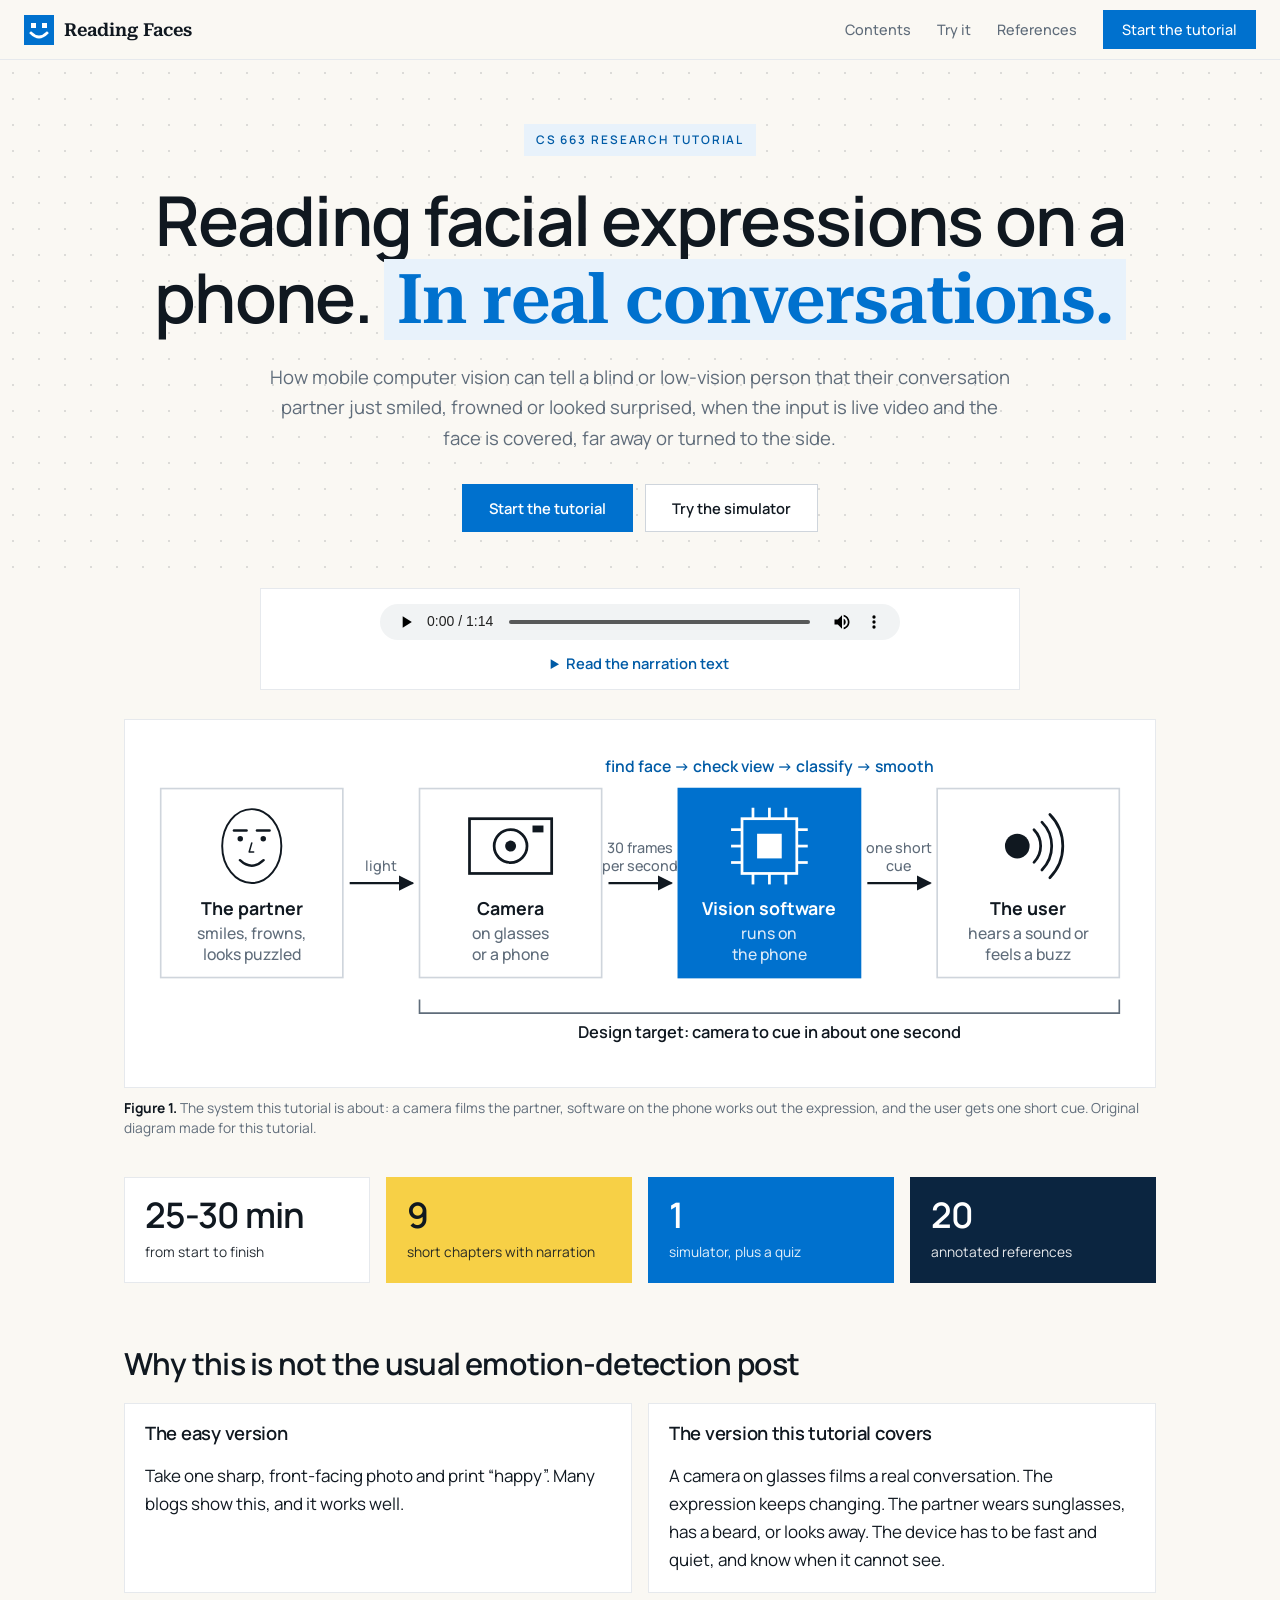
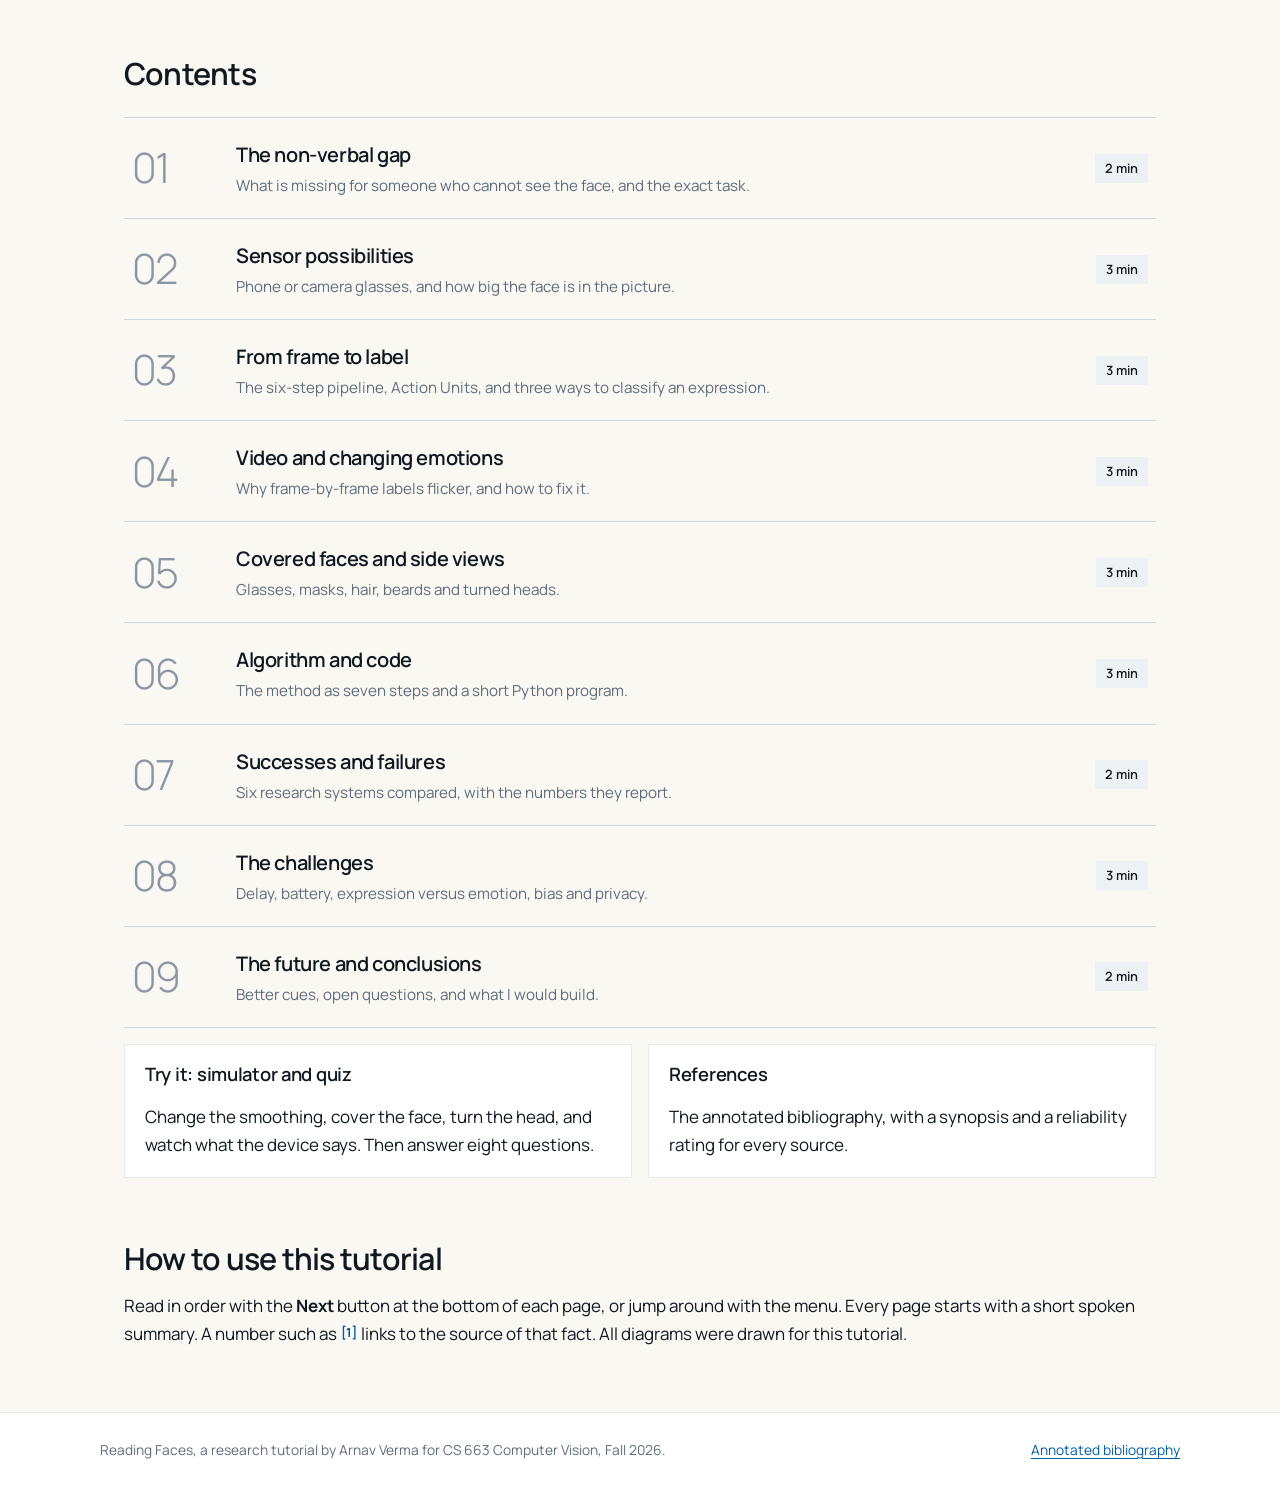
<file: index.html>
<!DOCTYPE html>
<html lang="en">
<head>
<meta charset="utf-8">
<meta name="viewport" content="width=device-width, initial-scale=1">
<title>Reading facial expressions on a phone, in real conversations | Reading Faces</title>
<meta name="description" content="A research tutorial on mobile computer vision that tells blind and low-vision people how a conversation partner is reacting, on video, with covered faces and side views.">
<link rel="preconnect" href="https://fonts.googleapis.com">
<link rel="preconnect" href="https://fonts.gstatic.com" crossorigin>
<link href="https://fonts.googleapis.com/css2?family=Manrope:wght@300;400;500;600;700&amp;family=Roboto+Serif:wght@600&amp;display=swap" rel="stylesheet">
<link rel="stylesheet" href="css/style.css">
<link rel="icon" href="data:image/svg+xml,%3Csvg xmlns='http://www.w3.org/2000/svg' viewBox='0 0 30 30'%3E%3Crect width='30' height='30' fill='%230071ce'/%3E%3Crect x='7' y='8' width='5' height='5' fill='%23fff'/%3E%3Crect x='18' y='8' width='5' height='5' fill='%23fff'/%3E%3Cpath d='M7 18 Q15 26 23 18' fill='none' stroke='%23fff' stroke-width='2.6'/%3E%3C/svg%3E">
</head>
<body>
<a class="skip" href="#main">Skip to content</a>
<header class="site-header">
  <a class="brand" href="index.html"><svg viewBox="0 0 30 30" aria-hidden="true"><rect width="30" height="30" fill="#0071ce"/><rect x="7" y="8" width="5" height="5" fill="#fff"/><rect x="18" y="8" width="5" height="5" fill="#fff"/><path d="M7 18 Q15 26 23 18" fill="none" stroke="#fff" stroke-width="2.6" stroke-linecap="square"/></svg><span>Reading Faces</span></a>
  <nav class="top-links" aria-label="Main">
    <a href="index.html#contents" class="hide-sm">Contents</a>
    <a href="try.html" class="hide-sm">Try it</a>
    <a href="references.html" class="hide-sm">References</a>
    <a class="btn hide-sm" href="problem.html">Start the tutorial</a>
    <button class="menu-btn" type="button" aria-expanded="false" aria-controls="sidebar">Menu</button>
  </nav>
</header>
<nav class="sidebar home-menu" id="sidebar" aria-label="Tutorial contents">
<p class="sidebar-title">Tutorial contents</p>
<ol>
<li><a href="index.html" aria-current="page"><span class="num"></span><span>Home</span></a></li>
<li><a href="problem.html"><span class="num">01</span><span>The non-verbal gap</span></a></li>
<li><a href="sensors.html"><span class="num">02</span><span>Sensor possibilities</span></a></li>
<li><a href="pipeline.html"><span class="num">03</span><span>From frame to label</span></a></li>
<li><a href="video.html"><span class="num">04</span><span>Video and changing emotions</span></a></li>
<li><a href="occlusion.html"><span class="num">05</span><span>Covered faces and side views</span></a></li>
<li><a href="build.html"><span class="num">06</span><span>Algorithm and code</span></a></li>
<li><a href="results.html"><span class="num">07</span><span>Successes and failures</span></a></li>
<li><a href="challenges.html"><span class="num">08</span><span>The challenges</span></a></li>
<li><a href="future.html"><span class="num">09</span><span>The future and conclusions</span></a></li>
</ol><hr><ol>
<li><a href="try.html"><span class="num"></span><span>Try it</span></a></li>
<li><a href="references.html"><span class="num"></span><span>References</span></a></li>
</ol>
</nav>
<main id="main">
<section class="hero">
  <span class="eyebrow">CS 663 research tutorial</span>
  <h1>Reading facial expressions on a phone. <span class="mark">In real conversations.</span></h1>
  <p class="lead">How mobile computer vision can tell a blind or low-vision person that their conversation partner just smiled, frowned or looked surprised, when the input is live video and the face is covered, far away or turned to the side.</p>
  <div class="actions">
    <a class="btn" href="problem.html">Start the tutorial</a>
    <a class="btn ghost" href="try.html">Try the simulator</a>
  </div>
</section>

<div class="home">
  <section class="narration" aria-label="Narration for this page">
  <div class="narration-top">
    <audio controls preload="metadata" hidden>
      <source src="audio/00-home.mp3" type="audio/mpeg">
      <source src="audio/00-home.m4a" type="audio/mp4">
    </audio>
    <button type="button" class="speak" hidden>Play narration</button>
  </div>
  <details>
    <summary>Read the narration text</summary>
    <div class="transcript"><p>Welcome to Reading Faces. My name is Arnav Verma, and this is my research tutorial for CS 663, Computer Vision.</p><p>The topic is previous work on reading facial expressions with a phone or smart glasses, so that a person who is blind or has low vision can know how their conversation partner is reacting.</p><p>Most online examples of emotion detection use one clear photo of a face looking straight at the camera. That is the easy case. This tutorial is about the hard cases: live video, expressions that change, faces covered by glasses, masks, hair or a beard, and faces turned to the side.</p><p>There are nine short chapters, an interactive simulator with a quiz, and an annotated bibliography. Every page has a recording like this one. The numbers in square brackets are links to the references. The whole tutorial takes twenty-five to thirty minutes. Press Start the tutorial to begin.</p></div>
  </details>
</section>


  <figure>
    <div class="fig-frame"><svg viewBox="0 0 720 236" role="img" aria-label="The partner's face is filmed by a camera, analysed on the phone, and turned into one short sound or vibration for the user." xmlns="http://www.w3.org/2000/svg"><defs><marker id="ah" viewBox="0 0 10 10" refX="9" refY="5" markerWidth="7" markerHeight="7" orient="auto-start-reverse"><path d="M0 0 L10 5 L0 10 z" fill="#101820"/></marker><marker id="ahb" viewBox="0 0 10 10" refX="9" refY="5" markerWidth="7" markerHeight="7" orient="auto-start-reverse"><path d="M0 0 L10 5 L0 10 z" fill="#0071ce"/></marker><pattern id="hatch" width="6" height="6" patternUnits="userSpaceOnUse" patternTransform="rotate(45)"><rect width="6" height="6" fill="#fff"/><line x1="0" y1="0" x2="0" y2="6" stroke="#5f6c7a" stroke-width="1.6"/></pattern></defs><rect x="10" y="34" width="133" height="138" fill="#fff" stroke="#cfd5dc" stroke-width="1.2" /><text x="76.5" y="126" font-size="13" fill="#101820" text-anchor="middle" font-weight="700" >The partner</text><text x="76.5" y="144" font-size="11.5" fill="#5f6c7a" text-anchor="middle" font-weight="500" >smiles, frowns,</text><text x="76.5" y="159" font-size="11.5" fill="#5f6c7a" text-anchor="middle" font-weight="500" >looks puzzled</text><rect x="199" y="34" width="133" height="138" fill="#fff" stroke="#cfd5dc" stroke-width="1.2" /><text x="265.5" y="126" font-size="13" fill="#101820" text-anchor="middle" font-weight="700" >Camera</text><text x="265.5" y="144" font-size="11.5" fill="#5f6c7a" text-anchor="middle" font-weight="500" >on glasses</text><text x="265.5" y="159" font-size="11.5" fill="#5f6c7a" text-anchor="middle" font-weight="500" >or a phone</text><rect x="388" y="34" width="133" height="138" fill="#0071ce" stroke="#0071ce" stroke-width="1.2" /><text x="454.5" y="126" font-size="13" fill="#fff" text-anchor="middle" font-weight="700" >Vision software</text><text x="454.5" y="144" font-size="11.5" fill="#dbeaf8" text-anchor="middle" font-weight="500" >runs on</text><text x="454.5" y="159" font-size="11.5" fill="#dbeaf8" text-anchor="middle" font-weight="500" >the phone</text><rect x="577" y="34" width="133" height="138" fill="#fff" stroke="#cfd5dc" stroke-width="1.2" /><text x="643.5" y="126" font-size="13" fill="#101820" text-anchor="middle" font-weight="700" >The user</text><text x="643.5" y="144" font-size="11.5" fill="#5f6c7a" text-anchor="middle" font-weight="500" >hears a sound or</text><text x="643.5" y="159" font-size="11.5" fill="#5f6c7a" text-anchor="middle" font-weight="500" >feels a buzz</text><g transform="translate(76.5,76)"><ellipse cx="0" cy="0" rx="21.6" ry="27.0" fill="#fff" stroke="#101820" stroke-width="1.4"/><g transform="translate(0.0,0) scale(1.00,1)"><line x1="-13.0" y1="-11.3" x2="-3.8" y2="-11.3" stroke="#101820" stroke-width="1.8" stroke-linecap="round"/><line x1="13.0" y1="-11.3" x2="3.8" y2="-11.3" stroke="#101820" stroke-width="1.8" stroke-linecap="round"/><circle cx="-8.4" cy="-5.4" r="2.0" fill="#101820"/><circle cx="8.4" cy="-5.4" r="2.0" fill="#101820"/><path d="M0 -2.2 L-1.9 4.3 L1.4 4.3" fill="none" stroke="#101820" stroke-width="1.1" stroke-linejoin="round" stroke-linecap="round"/><path d="M-8.6 10.3 Q0 18.4 8.6 10.3" fill="none" stroke="#101820" stroke-width="1.8" stroke-linecap="round" stroke-linejoin="round"/></g></g><rect x="235.5" y="56" width="60" height="40" fill="none" stroke="#101820" stroke-width="2"/><circle cx="265.5" cy="76" r="12" fill="none" stroke="#101820" stroke-width="2"/><circle cx="265.5" cy="76" r="4" fill="#101820"/><rect x="281.5" y="61" width="8" height="5" fill="#101820"/><rect x="434.5" y="56" width="40" height="40" fill="none" stroke="#fff" stroke-width="2"/><rect x="445.5" y="67" width="18" height="18" fill="#fff"/><line x1="442.5" y1="48" x2="442.5" y2="56" stroke="#fff" stroke-width="2"/><line x1="442.5" y1="96" x2="442.5" y2="104" stroke="#fff" stroke-width="2"/><line x1="426.5" y1="64" x2="434.5" y2="64" stroke="#fff" stroke-width="2"/><line x1="474.5" y1="64" x2="482.5" y2="64" stroke="#fff" stroke-width="2"/><line x1="454.5" y1="48" x2="454.5" y2="56" stroke="#fff" stroke-width="2"/><line x1="454.5" y1="96" x2="454.5" y2="104" stroke="#fff" stroke-width="2"/><line x1="426.5" y1="76" x2="434.5" y2="76" stroke="#fff" stroke-width="2"/><line x1="474.5" y1="76" x2="482.5" y2="76" stroke="#fff" stroke-width="2"/><line x1="466.5" y1="48" x2="466.5" y2="56" stroke="#fff" stroke-width="2"/><line x1="466.5" y1="96" x2="466.5" y2="104" stroke="#fff" stroke-width="2"/><line x1="426.5" y1="88" x2="434.5" y2="88" stroke="#fff" stroke-width="2"/><line x1="474.5" y1="88" x2="482.5" y2="88" stroke="#fff" stroke-width="2"/><circle cx="635.5" cy="76" r="9" fill="#101820"/><path d="M647.7 64.1 A17 17 0 0 1 647.7 87.9" fill="none" stroke="#101820" stroke-width="2" stroke-linecap="round"/><path d="M653.5 58.5 A25 25 0 0 1 653.5 93.5" fill="none" stroke="#101820" stroke-width="2" stroke-linecap="round"/><path d="M659.3 52.9 A33 33 0 0 1 659.3 99.1" fill="none" stroke="#101820" stroke-width="2" stroke-linecap="round"/><line x1="148" y1="103.0" x2="194" y2="103.0" stroke="#101820" stroke-width="1.6" marker-end="url(#ah)" /><text x="171.0" y="94.0" font-size="10.5" fill="#5f6c7a" text-anchor="middle" font-weight="500" >light</text><line x1="337" y1="103.0" x2="383" y2="103.0" stroke="#101820" stroke-width="1.6" marker-end="url(#ah)" /><text x="360.0" y="81.0" font-size="10.5" fill="#5f6c7a" text-anchor="middle" font-weight="500" >30 frames</text><text x="360.0" y="94.0" font-size="10.5" fill="#5f6c7a" text-anchor="middle" font-weight="500" >per second</text><line x1="526" y1="103.0" x2="572" y2="103.0" stroke="#101820" stroke-width="1.6" marker-end="url(#ah)" /><text x="549.0" y="81.0" font-size="10.5" fill="#5f6c7a" text-anchor="middle" font-weight="500" >one short</text><text x="549.0" y="94.0" font-size="10.5" fill="#5f6c7a" text-anchor="middle" font-weight="500" >cue</text><path d="M199 188 L199 198 L710 198 L710 188" fill="none" stroke="#5f6c7a" stroke-width="1.2"/><text x="454.5" y="216" font-size="12" fill="#101820" text-anchor="middle" font-weight="600" >Design target: camera to cue in about one second</text><text x="454.5" y="22" font-size="11.5" fill="#005ba6" text-anchor="middle" font-weight="600" >find face → check view → classify → smooth</text></svg></div>
    <figcaption><b>Figure 1.</b> The system this tutorial is about: a camera films the partner, software on the phone works out the expression, and the user gets one short cue. Original diagram made for this tutorial.</figcaption>
  </figure>

  <div class="stats">
    <div class="box"><span class="big">25-30 min</span><span class="small">from start to finish</span></div>
    <div class="box yellow"><span class="big">9</span><span class="small">short chapters with narration</span></div>
    <div class="box blue"><span class="big">1</span><span class="small">simulator, plus a quiz</span></div>
    <div class="box navy"><span class="big">20</span><span class="small">annotated references</span></div>
  </div>

  <h2>Why this is not the usual emotion-detection post</h2>
  <div class="cols">
    <div class="box">
      <h3>The easy version</h3>
      <p>Take one sharp, front-facing photo and print &ldquo;happy&rdquo;. Many blogs show this, and it works well.</p>
    </div>
    <div class="box">
      <h3>The version this tutorial covers</h3>
      <p>A camera on glasses films a real conversation. The expression keeps changing. The partner wears sunglasses, has a beard, or looks away. The device has to be fast and quiet, and know when it cannot see.</p>
    </div>
  </div>

  <h2 id="contents">Contents</h2>
  <ol class="toc">
    <li><a href="problem.html"><span class="n">01</span><span><span class="t">The non-verbal gap</span><span class="d">What is missing for someone who cannot see the face, and the exact task.</span></span><span class="m">2 min</span></a></li>
    <li><a href="sensors.html"><span class="n">02</span><span><span class="t">Sensor possibilities</span><span class="d">Phone or camera glasses, and how big the face is in the picture.</span></span><span class="m">3 min</span></a></li>
    <li><a href="pipeline.html"><span class="n">03</span><span><span class="t">From frame to label</span><span class="d">The six-step pipeline, Action Units, and three ways to classify an expression.</span></span><span class="m">3 min</span></a></li>
    <li><a href="video.html"><span class="n">04</span><span><span class="t">Video and changing emotions</span><span class="d">Why frame-by-frame labels flicker, and how to fix it.</span></span><span class="m">3 min</span></a></li>
    <li><a href="occlusion.html"><span class="n">05</span><span><span class="t">Covered faces and side views</span><span class="d">Glasses, masks, hair, beards and turned heads.</span></span><span class="m">3 min</span></a></li>
    <li><a href="build.html"><span class="n">06</span><span><span class="t">Algorithm and code</span><span class="d">The method as seven steps and a short Python program.</span></span><span class="m">3 min</span></a></li>
    <li><a href="results.html"><span class="n">07</span><span><span class="t">Successes and failures</span><span class="d">Six research systems compared, with the numbers they report.</span></span><span class="m">2 min</span></a></li>
    <li><a href="challenges.html"><span class="n">08</span><span><span class="t">The challenges</span><span class="d">Delay, battery, expression versus emotion, bias and privacy.</span></span><span class="m">3 min</span></a></li>
    <li><a href="future.html"><span class="n">09</span><span><span class="t">The future and conclusions</span><span class="d">Better cues, open questions, and what I would build.</span></span><span class="m">2 min</span></a></li>
  </ol>
  <div class="cols" style="margin-top:16px">
    <a class="box" href="try.html" style="text-decoration:none;color:inherit"><h3>Try it: simulator and quiz</h3><p>Change the smoothing, cover the face, turn the head, and watch what the device says. Then answer eight questions.</p></a>
    <a class="box" href="references.html" style="text-decoration:none;color:inherit"><h3>References</h3><p>The annotated bibliography, with a synopsis and a reliability rating for every source.</p></a>
  </div>

  <h2>How to use this tutorial</h2>
  <p>Read in order with the <strong>Next</strong> button at the bottom of each page, or jump around with the menu. Every page starts with a short spoken summary. A number such as <a class="cite" href="references.html">[1]</a> links to the source of that fact. All diagrams were drawn for this tutorial.</p>
</div>

</main>
<footer class="site-footer">
  <div class="article" style="max-width:1080px">
    <span>Reading Faces, a research tutorial by Arnav Verma for CS 663 Computer Vision, Fall 2026.</span>
    <span><a href="references.html">Annotated bibliography</a></span>
  </div>
</footer>
<script src="js/site.js"></script>
</body>
</html>
</file>
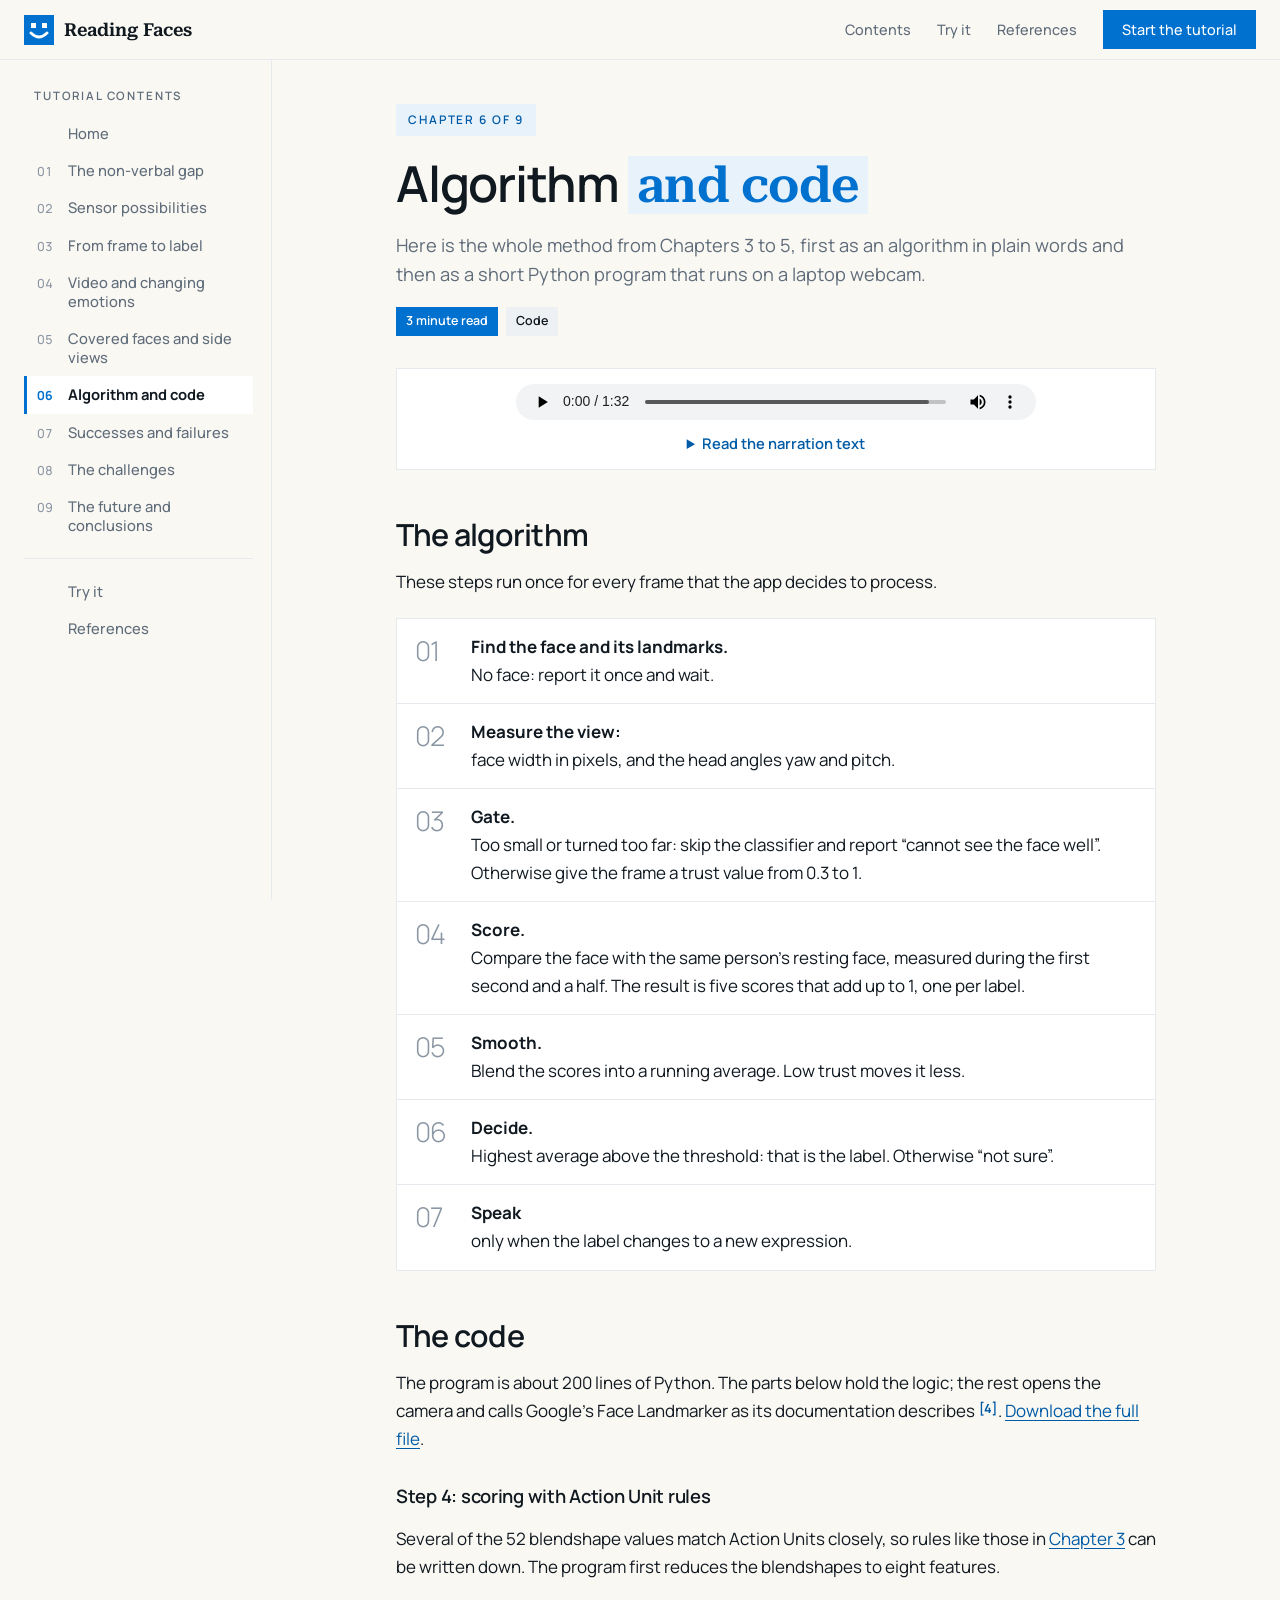
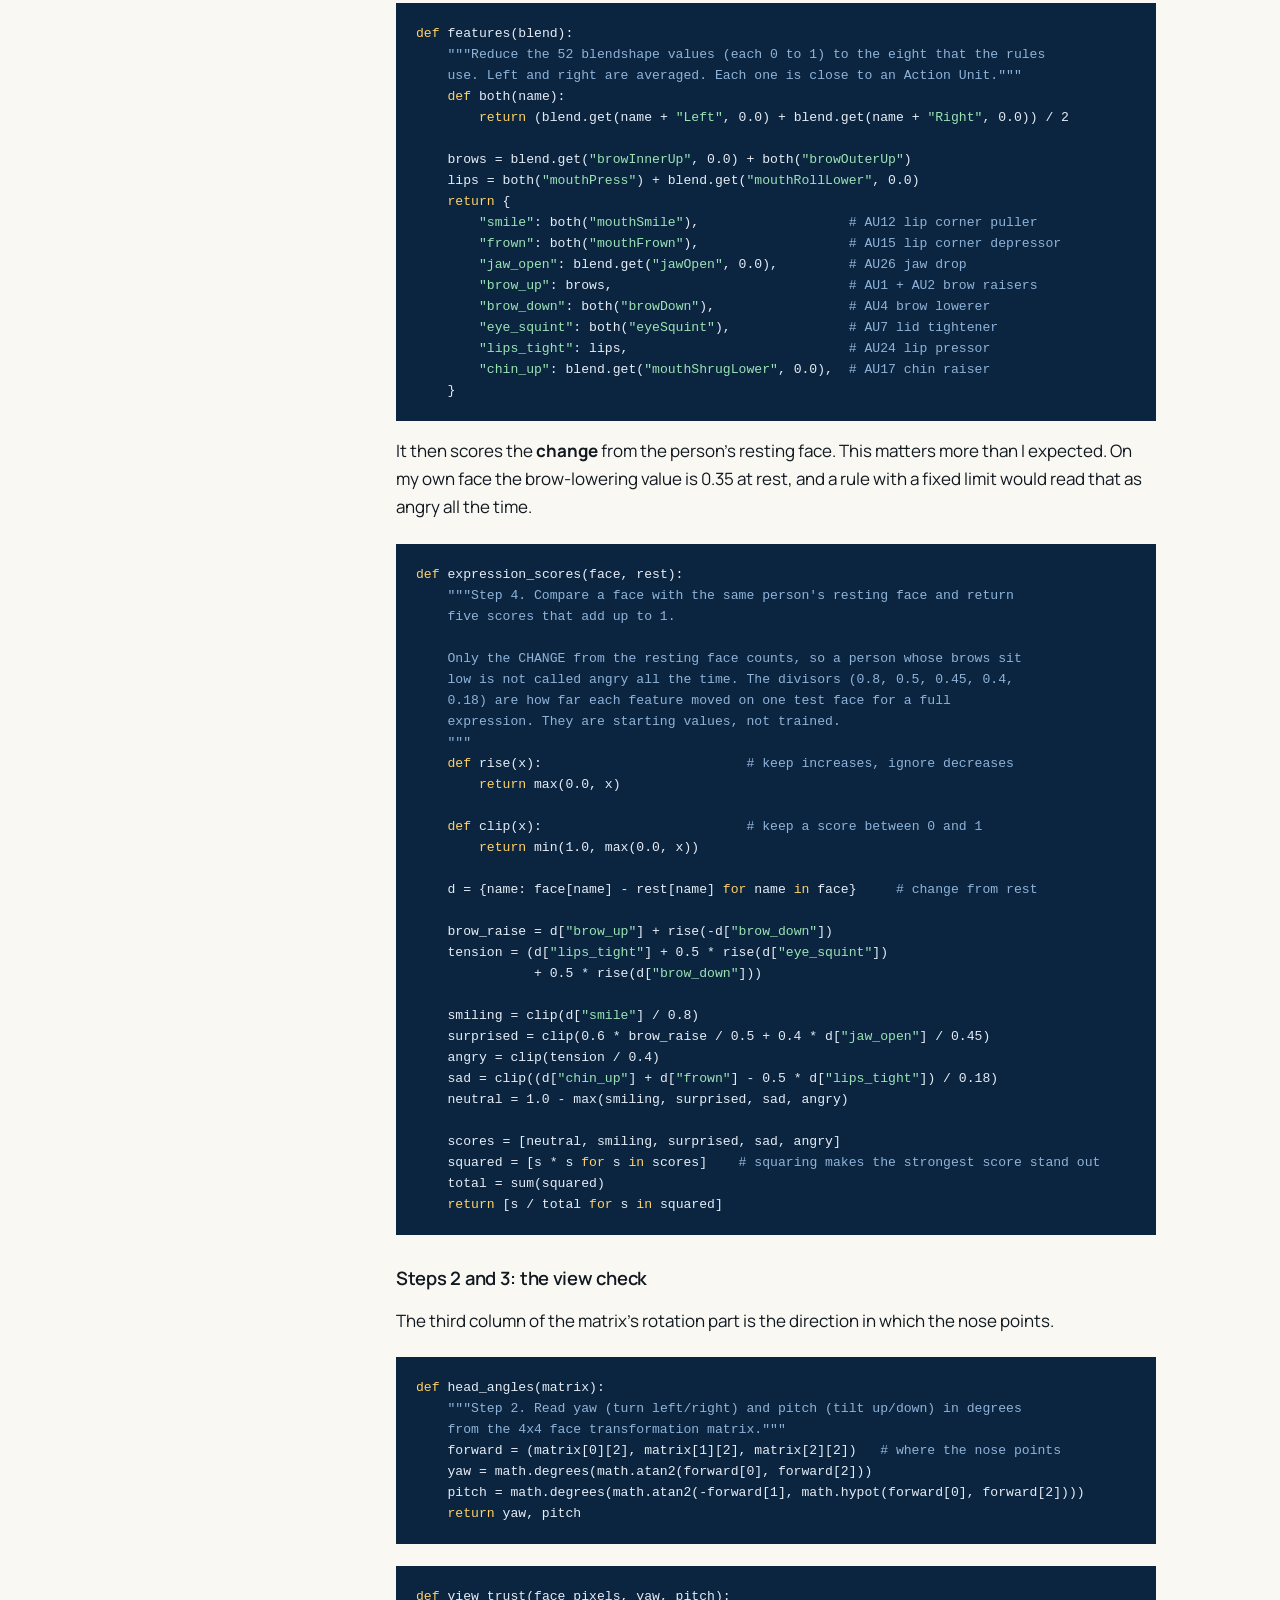
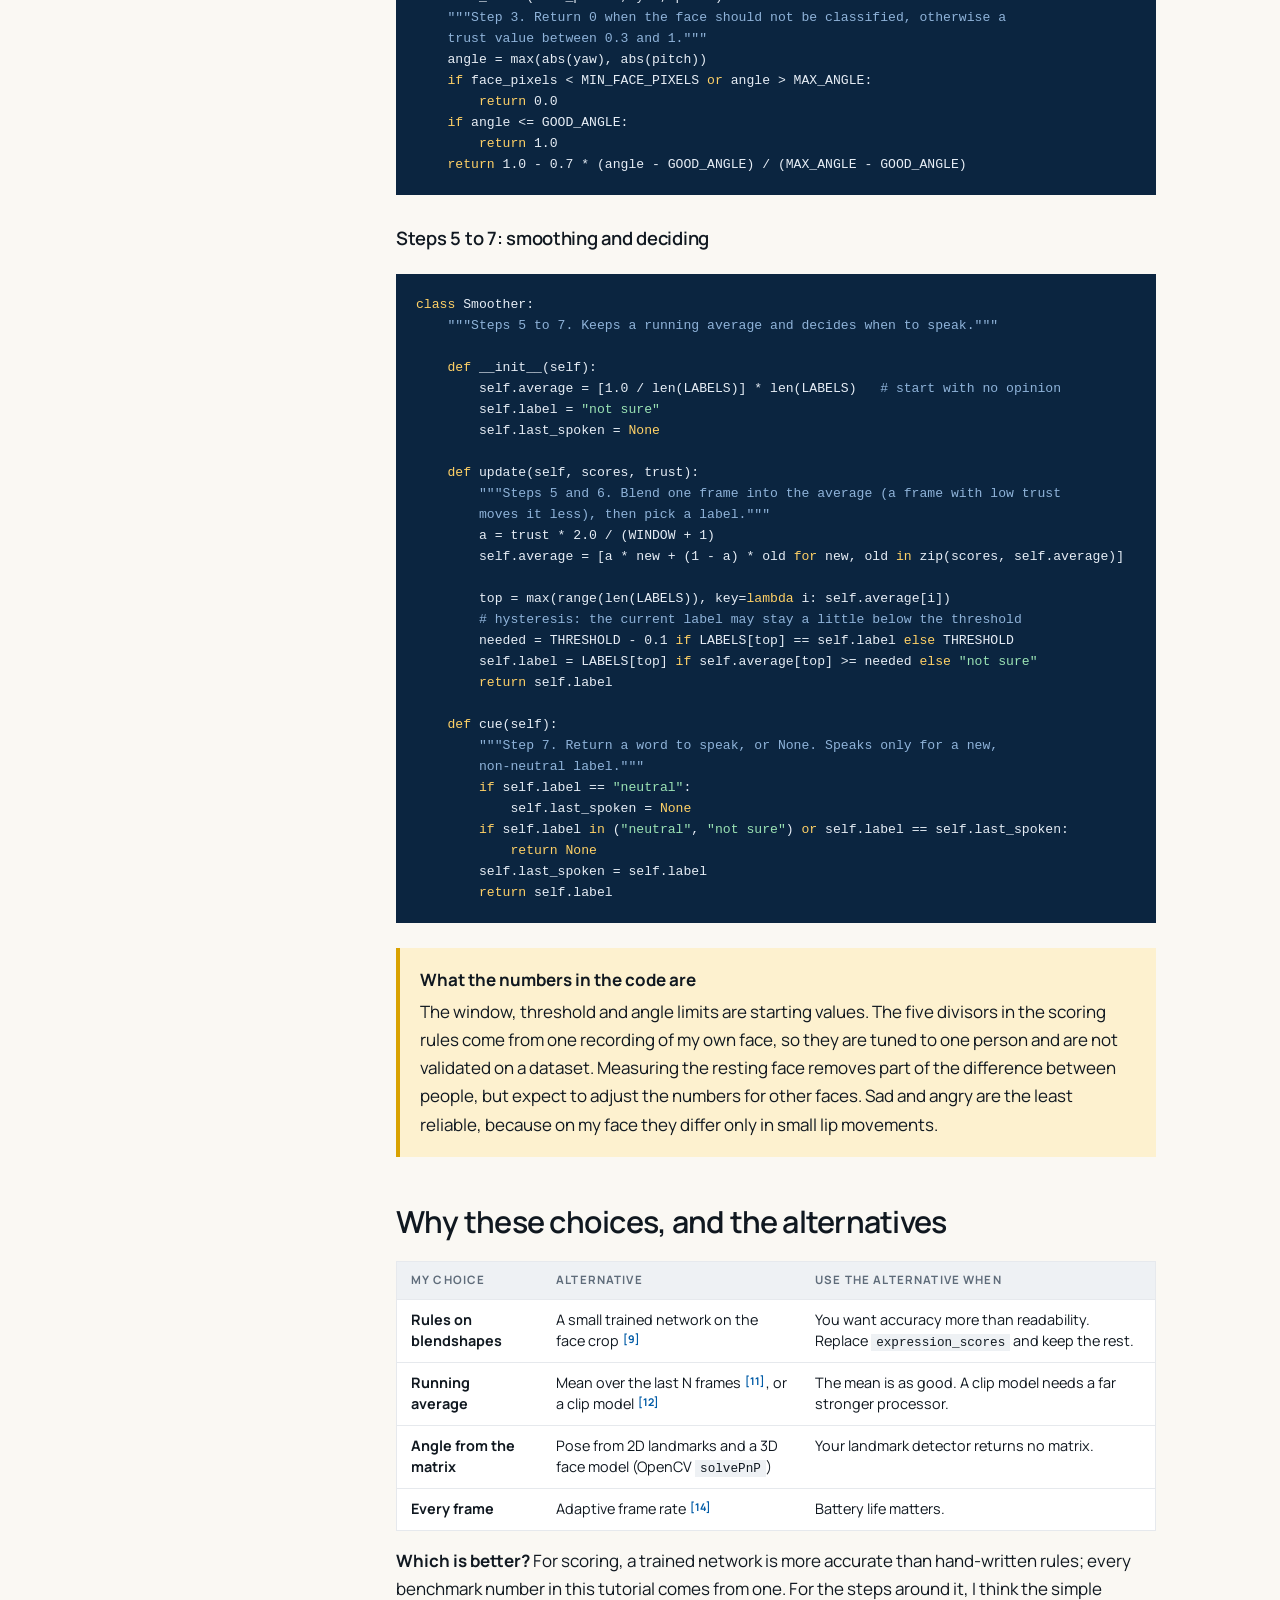
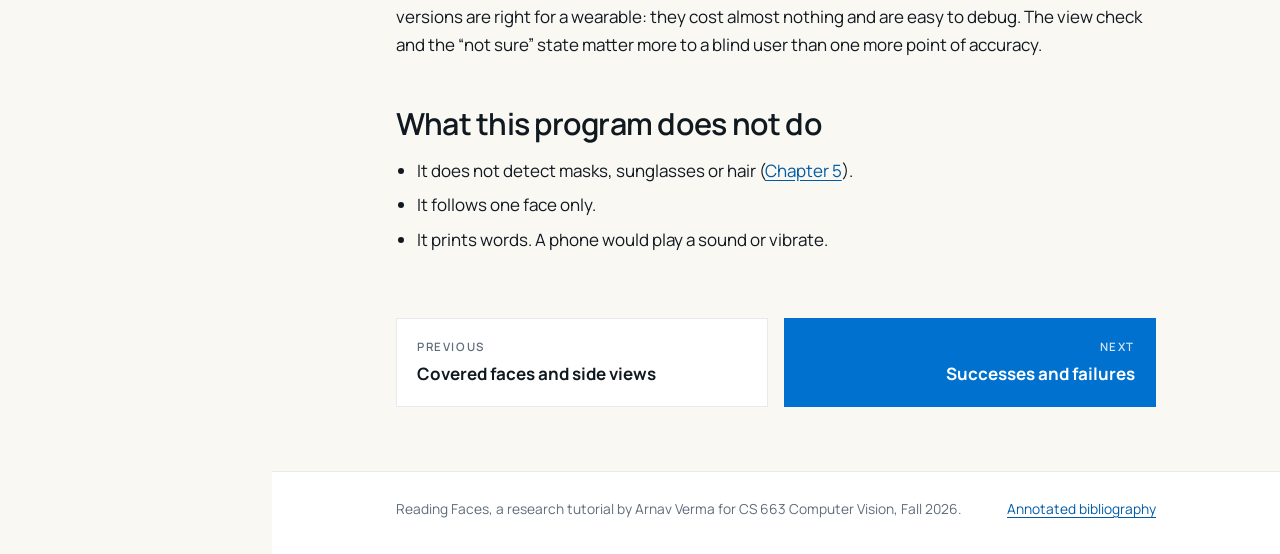
<file: build.html>
<!DOCTYPE html>
<html lang="en">
<head>
<meta charset="utf-8">
<meta name="viewport" content="width=device-width, initial-scale=1">
<title>Algorithm and code | Reading Faces</title>
<meta name="description" content="The complete method as a seven-step algorithm and a short Python program using MediaPipe Face Landmarker, with the alternatives for each design choice.">
<link rel="preconnect" href="https://fonts.googleapis.com">
<link rel="preconnect" href="https://fonts.gstatic.com" crossorigin>
<link href="https://fonts.googleapis.com/css2?family=Manrope:wght@300;400;500;600;700&amp;family=Roboto+Serif:wght@600&amp;display=swap" rel="stylesheet">
<link rel="stylesheet" href="css/style.css">
<link rel="icon" href="data:image/svg+xml,%3Csvg xmlns='http://www.w3.org/2000/svg' viewBox='0 0 30 30'%3E%3Crect width='30' height='30' fill='%230071ce'/%3E%3Crect x='7' y='8' width='5' height='5' fill='%23fff'/%3E%3Crect x='18' y='8' width='5' height='5' fill='%23fff'/%3E%3Cpath d='M7 18 Q15 26 23 18' fill='none' stroke='%23fff' stroke-width='2.6'/%3E%3C/svg%3E">
</head>
<body>
<a class="skip" href="#main">Skip to content</a>
<header class="site-header">
  <a class="brand" href="index.html"><svg viewBox="0 0 30 30" aria-hidden="true"><rect width="30" height="30" fill="#0071ce"/><rect x="7" y="8" width="5" height="5" fill="#fff"/><rect x="18" y="8" width="5" height="5" fill="#fff"/><path d="M7 18 Q15 26 23 18" fill="none" stroke="#fff" stroke-width="2.6" stroke-linecap="square"/></svg><span>Reading Faces</span></a>
  <nav class="top-links" aria-label="Main">
    <a href="index.html#contents" class="hide-sm">Contents</a>
    <a href="try.html" class="hide-sm">Try it</a>
    <a href="references.html" class="hide-sm">References</a>
    <a class="btn hide-sm" href="problem.html">Start the tutorial</a>
    <button class="menu-btn" type="button" aria-expanded="false" aria-controls="sidebar">Menu</button>
  </nav>
</header>
<div class="shell">
<nav class="sidebar" id="sidebar" aria-label="Tutorial contents">
<p class="sidebar-title">Tutorial contents</p>
<ol>
<li><a href="index.html"><span class="num"></span><span>Home</span></a></li>
<li><a href="problem.html"><span class="num">01</span><span>The non-verbal gap</span></a></li>
<li><a href="sensors.html"><span class="num">02</span><span>Sensor possibilities</span></a></li>
<li><a href="pipeline.html"><span class="num">03</span><span>From frame to label</span></a></li>
<li><a href="video.html"><span class="num">04</span><span>Video and changing emotions</span></a></li>
<li><a href="occlusion.html"><span class="num">05</span><span>Covered faces and side views</span></a></li>
<li><a href="build.html" aria-current="page"><span class="num">06</span><span>Algorithm and code</span></a></li>
<li><a href="results.html"><span class="num">07</span><span>Successes and failures</span></a></li>
<li><a href="challenges.html"><span class="num">08</span><span>The challenges</span></a></li>
<li><a href="future.html"><span class="num">09</span><span>The future and conclusions</span></a></li>
</ol><hr><ol>
<li><a href="try.html"><span class="num"></span><span>Try it</span></a></li>
<li><a href="references.html"><span class="num"></span><span>References</span></a></li>
</ol>
</nav>
<div class="content">
<main id="main" class="article">
<header class="chapter-head">
  <span class="eyebrow">Chapter 6 of 9</span>
  <h1>Algorithm <span class="mark">and code</span></h1>
  <p class="lead">Here is the whole method from Chapters 3 to 5, first as an algorithm in plain words and then as a short Python program that runs on a laptop webcam.</p>
  <div class="meta-row"><span class="tag blue">3 minute read</span><span class="tag">Code</span></div>
</header>
<section class="narration" aria-label="Narration for this page">
  <div class="narration-top">
    <audio controls preload="metadata" hidden>
      <source src="audio/06-build.mp3" type="audio/mpeg">
      <source src="audio/06-build.m4a" type="audio/mp4">
    </audio>
    <button type="button" class="speak" hidden>Play narration</button>
  </div>
  <details>
    <summary>Read the narration text</summary>
    <div class="transcript"><p>Chapter six, algorithm and code.</p><p>The algorithm has seven steps and runs once for every camera frame. Find the face. Measure how big it is and how far it is turned. If the view is too poor, stop and tell the user. Otherwise, score each expression. Blend the scores into a running average, and let poor frames count less. Pick a label only if the average is clearly above the threshold. And speak only when the label changes.</p><p>The Python program on this page does exactly that. It uses Google's Face Landmarker to get landmarks, blendshape values and the head angle. The scoring function is a set of Action Unit rules. It compares the face with the same person's resting face, so only the change counts. For example, the smile score is how far the mouth-smile value has risen.</p><p>I chose rules because you can read them. A trained network is more accurate, and you can swap it in by replacing one function. The page lists that and the other alternatives.</p><p>The program does not detect masks or glasses, and it handles one face only. Those are the next things to add.</p></div>
  </details>
</section>

<h2>The algorithm</h2>
<p>These steps run once for every frame that the app decides to process.</p>
<ol class="steps">
  <li><strong>Find the face and its landmarks.</strong> No face: report it once and wait.</li>
  <li><strong>Measure the view:</strong> face width in pixels, and the head angles yaw and pitch.</li>
  <li><strong>Gate.</strong> Too small or turned too far: skip the classifier and report &ldquo;cannot see the face well&rdquo;. Otherwise give the frame a trust value from 0.3 to 1.</li>
  <li><strong>Score.</strong> Compare the face with the same person's resting face, measured during the first second and a half. The result is five scores that add up to 1, one per label.</li>
  <li><strong>Smooth.</strong> Blend the scores into a running average. Low trust moves it less.</li>
  <li><strong>Decide.</strong> Highest average above the threshold: that is the label. Otherwise &ldquo;not sure&rdquo;.</li>
  <li><strong>Speak</strong> only when the label changes to a new expression.</li>
</ol>

<h2>The code</h2>
<p>The program is about 200 lines of Python. The parts below hold the logic; the rest opens the camera and calls Google's Face Landmarker as its documentation describes <a class="cite" href="references.html#ref-4" title="Reference 4">[4]</a>. <a href="code/expression_stream.py" download>Download the full file</a>.</p>

<h3>Step 4: scoring with Action Unit rules</h3>
<p>Several of the 52 blendshape values match Action Units closely, so rules like those in <a href="pipeline.html">Chapter 3</a> can be written down. The program first reduces the blendshapes to eight features.</p>
<pre><code><span class="k">def</span> features(blend):
    <span class="c">"""Reduce the 52 blendshape values (each 0 to 1) to the eight that the rules
    use. Left and right are averaged. Each one is close to an Action Unit."""</span>
    <span class="k">def</span> both(name):
        <span class="k">return</span> (blend.get(name + <span class="s">"Left"</span>, 0.0) + blend.get(name + <span class="s">"Right"</span>, 0.0)) / 2

    brows = blend.get(<span class="s">"browInnerUp"</span>, 0.0) + both(<span class="s">"browOuterUp"</span>)
    lips = both(<span class="s">"mouthPress"</span>) + blend.get(<span class="s">"mouthRollLower"</span>, 0.0)
    <span class="k">return</span> {
        <span class="s">"smile"</span>: both(<span class="s">"mouthSmile"</span>),                   <span class="c"># AU12 lip corner puller</span>
        <span class="s">"frown"</span>: both(<span class="s">"mouthFrown"</span>),                   <span class="c"># AU15 lip corner depressor</span>
        <span class="s">"jaw_open"</span>: blend.get(<span class="s">"jawOpen"</span>, 0.0),         <span class="c"># AU26 jaw drop</span>
        <span class="s">"brow_up"</span>: brows,                              <span class="c"># AU1 + AU2 brow raisers</span>
        <span class="s">"brow_down"</span>: both(<span class="s">"browDown"</span>),                 <span class="c"># AU4 brow lowerer</span>
        <span class="s">"eye_squint"</span>: both(<span class="s">"eyeSquint"</span>),               <span class="c"># AU7 lid tightener</span>
        <span class="s">"lips_tight"</span>: lips,                            <span class="c"># AU24 lip pressor</span>
        <span class="s">"chin_up"</span>: blend.get(<span class="s">"mouthShrugLower"</span>, 0.0),  <span class="c"># AU17 chin raiser</span>
    }</code></pre>
<p>It then scores the <strong>change</strong> from the person's resting face. This matters more than I expected. On my own face the brow-lowering value is 0.35 at rest, and a rule with a fixed limit would read that as angry all the time.</p>
<pre><code><span class="k">def</span> expression_scores(face, rest):
    <span class="c">"""Step 4. Compare a face with the same person's resting face and return
    five scores that add up to 1.

    Only the CHANGE from the resting face counts, so a person whose brows sit
    low is not called angry all the time. The divisors (0.8, 0.5, 0.45, 0.4,
    0.18) are how far each feature moved on one test face for a full
    expression. They are starting values, not trained.
    """</span>
    <span class="k">def</span> rise(x):                          <span class="c"># keep increases, ignore decreases</span>
        <span class="k">return</span> max(0.0, x)

    <span class="k">def</span> clip(x):                          <span class="c"># keep a score between 0 and 1</span>
        <span class="k">return</span> min(1.0, max(0.0, x))

    d = {name: face[name] - rest[name] <span class="k">for</span> name <span class="k">in</span> face}     <span class="c"># change from rest</span>

    brow_raise = d[<span class="s">"brow_up"</span>] + rise(-d[<span class="s">"brow_down"</span>])
    tension = (d[<span class="s">"lips_tight"</span>] + 0.5 * rise(d[<span class="s">"eye_squint"</span>])
               + 0.5 * rise(d[<span class="s">"brow_down"</span>]))

    smiling = clip(d[<span class="s">"smile"</span>] / 0.8)
    surprised = clip(0.6 * brow_raise / 0.5 + 0.4 * d[<span class="s">"jaw_open"</span>] / 0.45)
    angry = clip(tension / 0.4)
    sad = clip((d[<span class="s">"chin_up"</span>] + d[<span class="s">"frown"</span>] - 0.5 * d[<span class="s">"lips_tight"</span>]) / 0.18)
    neutral = 1.0 - max(smiling, surprised, sad, angry)

    scores = [neutral, smiling, surprised, sad, angry]
    squared = [s * s <span class="k">for</span> s <span class="k">in</span> scores]    <span class="c"># squaring makes the strongest score stand out</span>
    total = sum(squared)
    <span class="k">return</span> [s / total <span class="k">for</span> s <span class="k">in</span> squared]</code></pre>

<h3>Steps 2 and 3: the view check</h3>
<p>The third column of the matrix's rotation part is the direction in which the nose points.</p>
<pre><code><span class="k">def</span> head_angles(matrix):
    <span class="c">"""Step 2. Read yaw (turn left/right) and pitch (tilt up/down) in degrees
    from the 4x4 face transformation matrix."""</span>
    forward = (matrix[0][2], matrix[1][2], matrix[2][2])   <span class="c"># where the nose points</span>
    yaw = math.degrees(math.atan2(forward[0], forward[2]))
    pitch = math.degrees(math.atan2(-forward[1], math.hypot(forward[0], forward[2])))
    <span class="k">return</span> yaw, pitch</code></pre>
<pre><code><span class="k">def</span> view_trust(face_pixels, yaw, pitch):
    <span class="c">"""Step 3. Return 0 when the face should not be classified, otherwise a
    trust value between 0.3 and 1."""</span>
    angle = max(abs(yaw), abs(pitch))
    <span class="k">if</span> face_pixels &lt; MIN_FACE_PIXELS <span class="k">or</span> angle &gt; MAX_ANGLE:
        <span class="k">return</span> 0.0
    <span class="k">if</span> angle &lt;= GOOD_ANGLE:
        <span class="k">return</span> 1.0
    <span class="k">return</span> 1.0 - 0.7 * (angle - GOOD_ANGLE) / (MAX_ANGLE - GOOD_ANGLE)</code></pre>

<h3>Steps 5 to 7: smoothing and deciding</h3>
<pre><code><span class="k">class</span> Smoother:
    <span class="c">"""Steps 5 to 7. Keeps a running average and decides when to speak."""</span>

    <span class="k">def</span> __init__(self):
        self.average = [1.0 / len(LABELS)] * len(LABELS)   <span class="c"># start with no opinion</span>
        self.label = <span class="s">"not sure"</span>
        self.last_spoken = <span class="k">None</span>

    <span class="k">def</span> update(self, scores, trust):
        <span class="c">"""Steps 5 and 6. Blend one frame into the average (a frame with low trust
        moves it less), then pick a label."""</span>
        a = trust * 2.0 / (WINDOW + 1)
        self.average = [a * new + (1 - a) * old <span class="k">for</span> new, old <span class="k">in</span> zip(scores, self.average)]

        top = max(range(len(LABELS)), key=<span class="k">lambda</span> i: self.average[i])
        <span class="c"># hysteresis: the current label may stay a little below the threshold</span>
        needed = THRESHOLD - 0.1 <span class="k">if</span> LABELS[top] == self.label <span class="k">else</span> THRESHOLD
        self.label = LABELS[top] <span class="k">if</span> self.average[top] &gt;= needed <span class="k">else</span> <span class="s">"not sure"</span>
        <span class="k">return</span> self.label

    <span class="k">def</span> cue(self):
        <span class="c">"""Step 7. Return a word to speak, or None. Speaks only for a new,
        non-neutral label."""</span>
        <span class="k">if</span> self.label == <span class="s">"neutral"</span>:
            self.last_spoken = <span class="k">None</span>
        <span class="k">if</span> self.label <span class="k">in</span> (<span class="s">"neutral"</span>, <span class="s">"not sure"</span>) <span class="k">or</span> self.label == self.last_spoken:
            <span class="k">return</span> <span class="k">None</span>
        self.last_spoken = self.label
        <span class="k">return</span> self.label</code></pre>

<div class="note warn">
  <span class="note-title">What the numbers in the code are</span>
  The window, threshold and angle limits are starting values. The five divisors in the scoring rules come from one recording of my own face, so they are tuned to one person and are not validated on a dataset. Measuring the resting face removes part of the difference between people, but expect to adjust the numbers for other faces. Sad and angry are the least reliable, because on my face they differ only in small lip movements.
</div>

<h2>Why these choices, and the alternatives</h2>
<div class="table-wrap">
<table>
  <thead><tr><th>My choice</th><th>Alternative</th><th>Use the alternative when</th></tr></thead>
  <tbody>
    <tr><th scope="row">Rules on blendshapes</th><td>A small trained network on the face crop <a class="cite" href="references.html#ref-9" title="Reference 9">[9]</a></td><td>You want accuracy more than readability. Replace <code>expression_scores</code> and keep the rest.</td></tr>
    <tr><th scope="row">Running average</th><td>Mean over the last N frames <a class="cite" href="references.html#ref-11" title="Reference 11">[11]</a>, or a clip model <a class="cite" href="references.html#ref-12" title="Reference 12">[12]</a></td><td>The mean is as good. A clip model needs a far stronger processor.</td></tr>
    <tr><th scope="row">Angle from the matrix</th><td>Pose from 2D landmarks and a 3D face model (OpenCV <code>solvePnP</code>)</td><td>Your landmark detector returns no matrix.</td></tr>
    <tr><th scope="row">Every frame</th><td>Adaptive frame rate <a class="cite" href="references.html#ref-14" title="Reference 14">[14]</a></td><td>Battery life matters.</td></tr>
  </tbody>
</table>
</div>
<p><strong>Which is better?</strong> For scoring, a trained network is more accurate than hand-written rules; every benchmark number in this tutorial comes from one. For the steps around it, I think the simple versions are right for a wearable: they cost almost nothing and are easy to debug. The view check and the &ldquo;not sure&rdquo; state matter more to a blind user than one more point of accuracy.</p>

<h2>What this program does not do</h2>
<ul>
  <li>It does not detect masks, sunglasses or hair (<a href="occlusion.html">Chapter 5</a>).</li>
  <li>It follows one face only.</li>
  <li>It prints words. A phone would play a sound or vibrate.</li>
</ul>

<nav class="pager" aria-label="Previous and next page">
<a class="prev" href="occlusion.html"><span class="dir">Previous</span><span class="ttl">Covered faces and side views</span></a>
<a class="next" href="results.html"><span class="dir">Next</span><span class="ttl">Successes and failures</span></a>
</nav>
</main>
<footer class="site-footer">
  <div class="article">
    <span>Reading Faces, a research tutorial by Arnav Verma for CS 663 Computer Vision, Fall 2026.</span>
    <span><a href="references.html">Annotated bibliography</a></span>
  </div>
</footer>
</div>
</div>
<script src="js/site.js"></script>
</body>
</html>
</file>
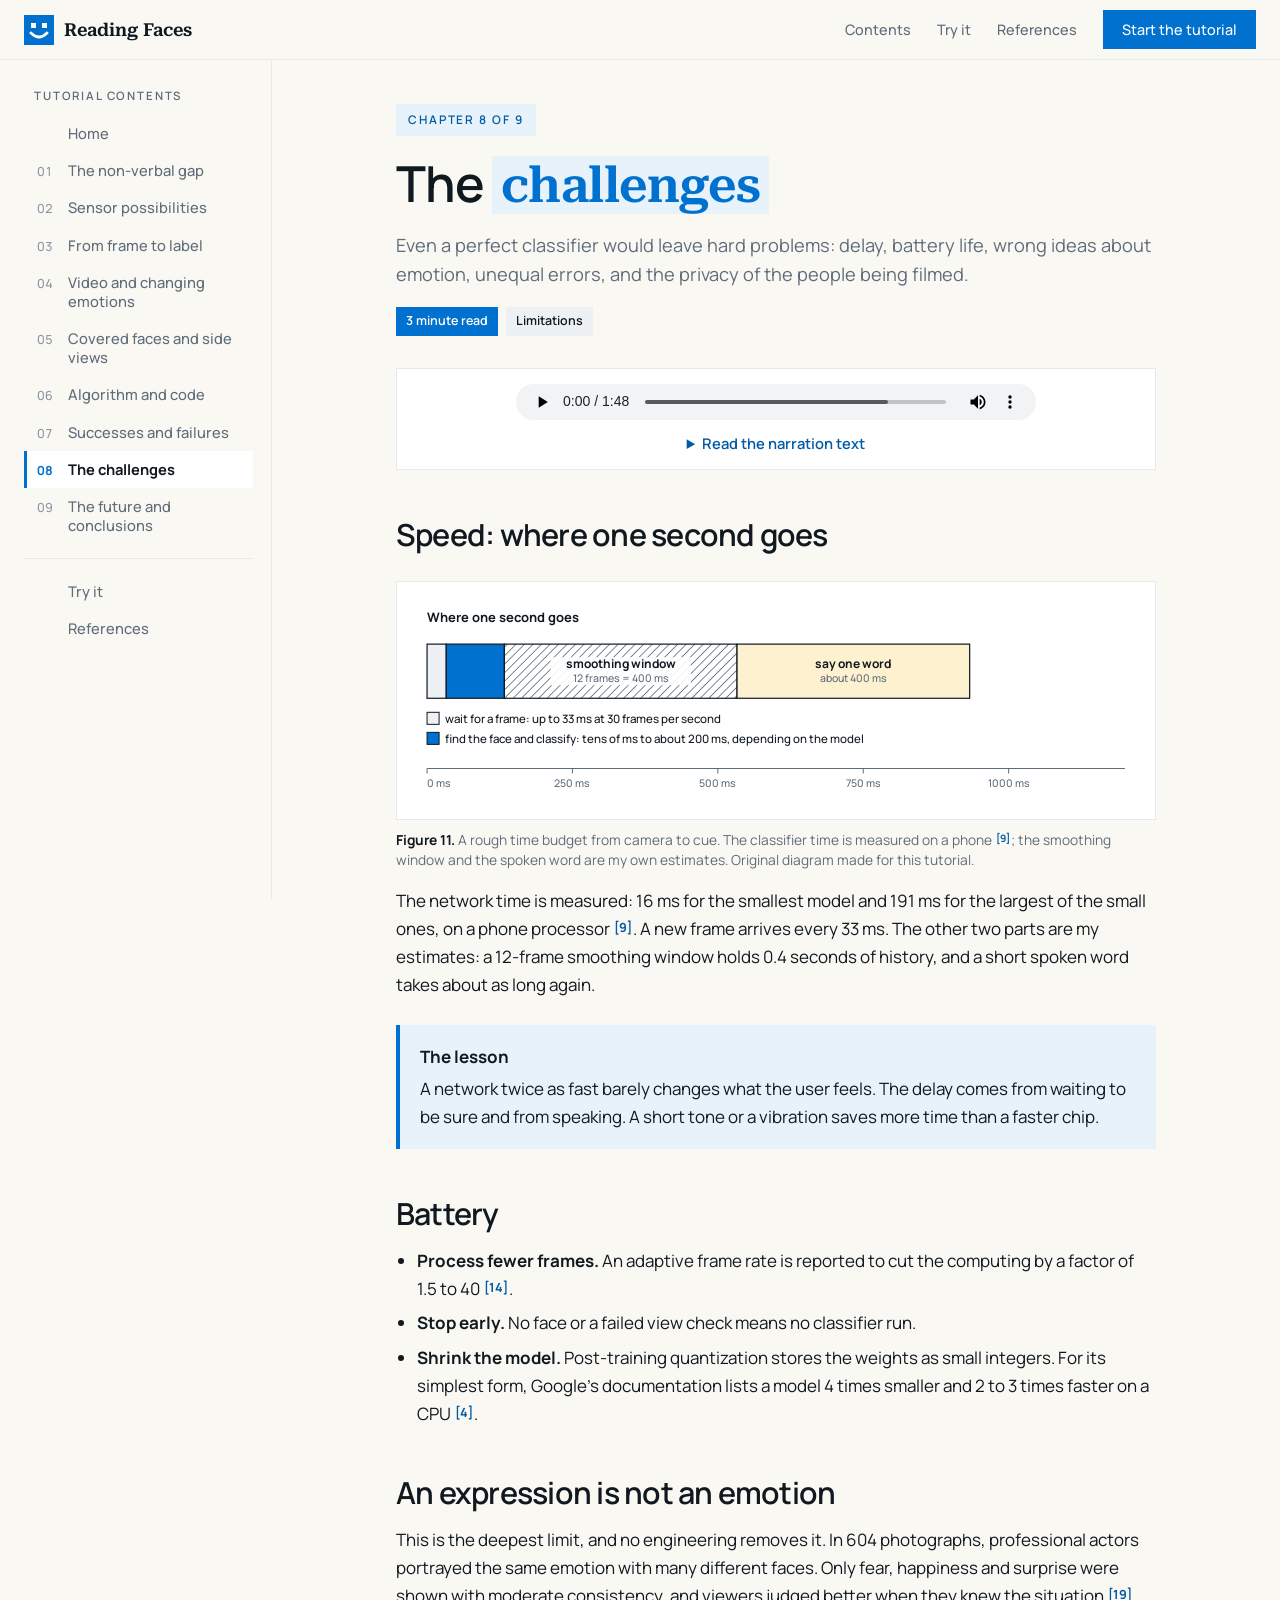
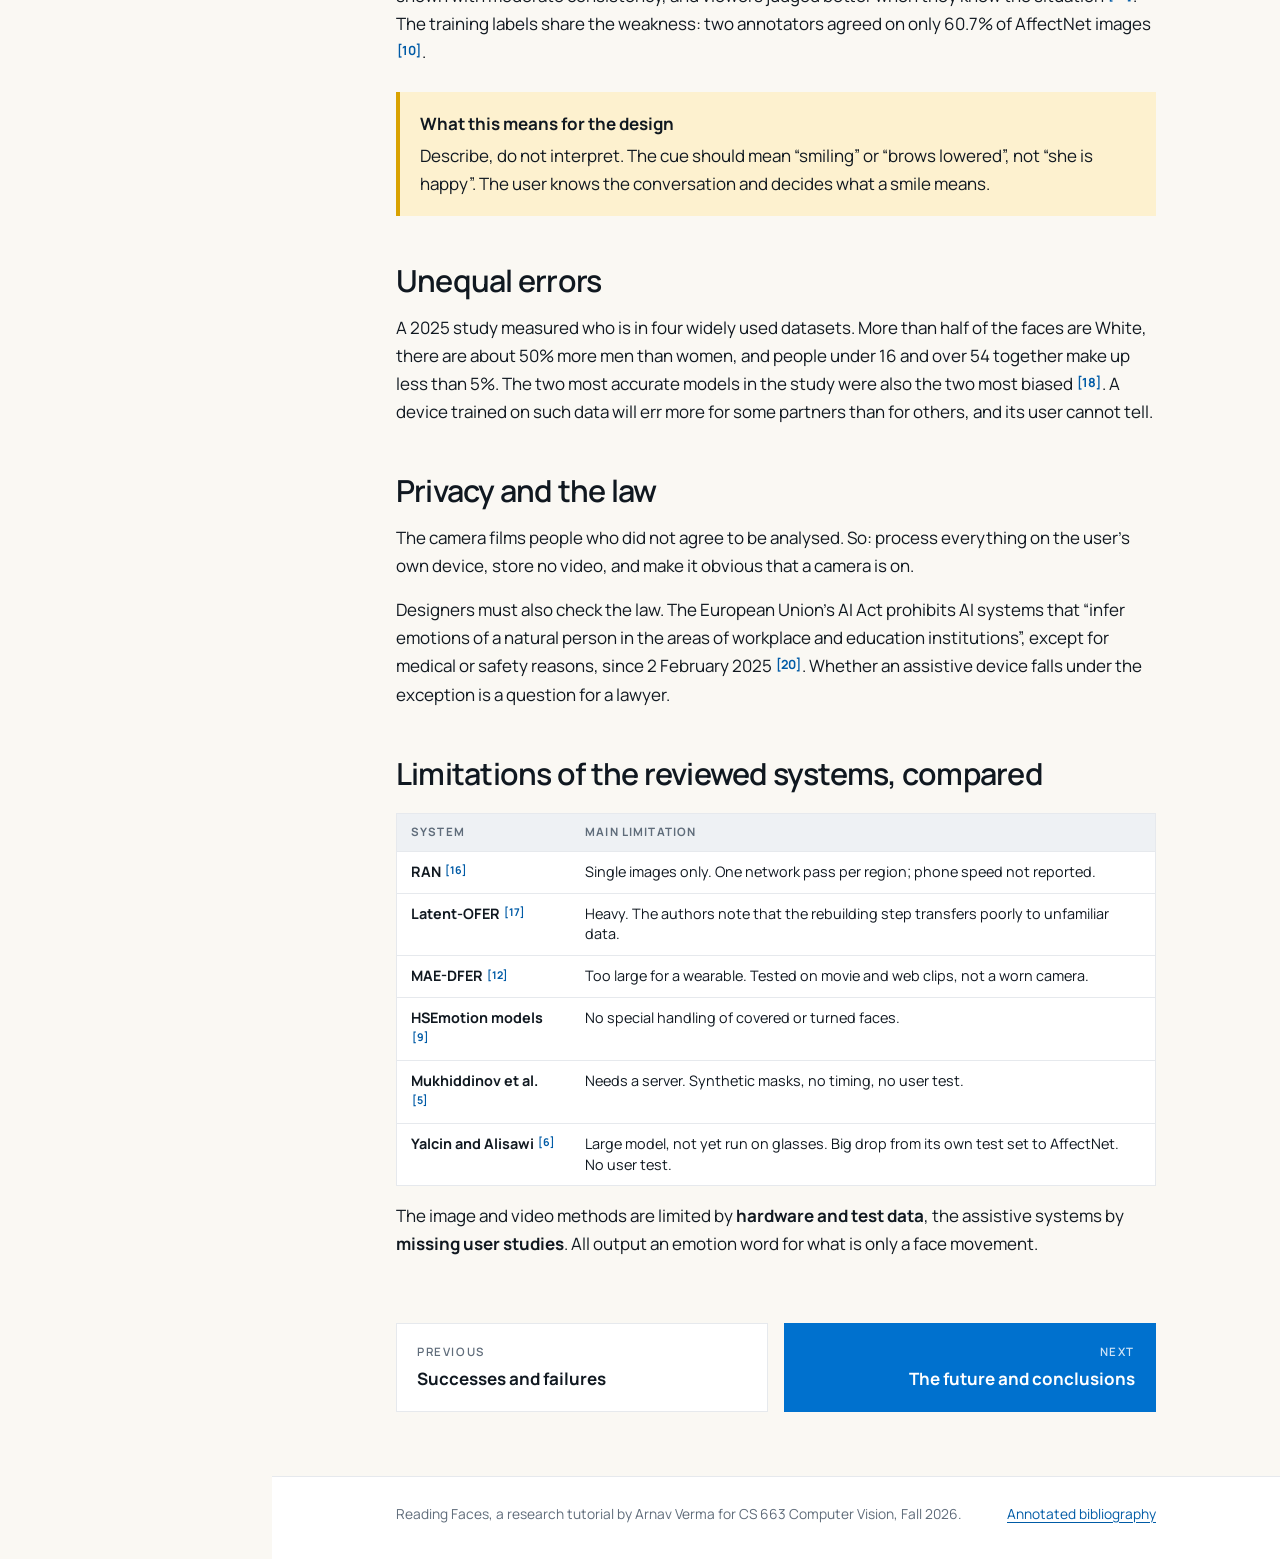
<file: challenges.html>
<!DOCTYPE html>
<html lang="en">
<head>
<meta charset="utf-8">
<meta name="viewport" content="width=device-width, initial-scale=1">
<title>The challenges | Reading Faces</title>
<meta name="description" content="The main difficulties and limitations of mobile facial expression recognition for blind and low-vision users: delay, battery, expression versus emotion, bias, privacy and law.">
<link rel="preconnect" href="https://fonts.googleapis.com">
<link rel="preconnect" href="https://fonts.gstatic.com" crossorigin>
<link href="https://fonts.googleapis.com/css2?family=Manrope:wght@300;400;500;600;700&amp;family=Roboto+Serif:wght@600&amp;display=swap" rel="stylesheet">
<link rel="stylesheet" href="css/style.css">
<link rel="icon" href="data:image/svg+xml,%3Csvg xmlns='http://www.w3.org/2000/svg' viewBox='0 0 30 30'%3E%3Crect width='30' height='30' fill='%230071ce'/%3E%3Crect x='7' y='8' width='5' height='5' fill='%23fff'/%3E%3Crect x='18' y='8' width='5' height='5' fill='%23fff'/%3E%3Cpath d='M7 18 Q15 26 23 18' fill='none' stroke='%23fff' stroke-width='2.6'/%3E%3C/svg%3E">
</head>
<body>
<a class="skip" href="#main">Skip to content</a>
<header class="site-header">
  <a class="brand" href="index.html"><svg viewBox="0 0 30 30" aria-hidden="true"><rect width="30" height="30" fill="#0071ce"/><rect x="7" y="8" width="5" height="5" fill="#fff"/><rect x="18" y="8" width="5" height="5" fill="#fff"/><path d="M7 18 Q15 26 23 18" fill="none" stroke="#fff" stroke-width="2.6" stroke-linecap="square"/></svg><span>Reading Faces</span></a>
  <nav class="top-links" aria-label="Main">
    <a href="index.html#contents" class="hide-sm">Contents</a>
    <a href="try.html" class="hide-sm">Try it</a>
    <a href="references.html" class="hide-sm">References</a>
    <a class="btn hide-sm" href="problem.html">Start the tutorial</a>
    <button class="menu-btn" type="button" aria-expanded="false" aria-controls="sidebar">Menu</button>
  </nav>
</header>
<div class="shell">
<nav class="sidebar" id="sidebar" aria-label="Tutorial contents">
<p class="sidebar-title">Tutorial contents</p>
<ol>
<li><a href="index.html"><span class="num"></span><span>Home</span></a></li>
<li><a href="problem.html"><span class="num">01</span><span>The non-verbal gap</span></a></li>
<li><a href="sensors.html"><span class="num">02</span><span>Sensor possibilities</span></a></li>
<li><a href="pipeline.html"><span class="num">03</span><span>From frame to label</span></a></li>
<li><a href="video.html"><span class="num">04</span><span>Video and changing emotions</span></a></li>
<li><a href="occlusion.html"><span class="num">05</span><span>Covered faces and side views</span></a></li>
<li><a href="build.html"><span class="num">06</span><span>Algorithm and code</span></a></li>
<li><a href="results.html"><span class="num">07</span><span>Successes and failures</span></a></li>
<li><a href="challenges.html" aria-current="page"><span class="num">08</span><span>The challenges</span></a></li>
<li><a href="future.html"><span class="num">09</span><span>The future and conclusions</span></a></li>
</ol><hr><ol>
<li><a href="try.html"><span class="num"></span><span>Try it</span></a></li>
<li><a href="references.html"><span class="num"></span><span>References</span></a></li>
</ol>
</nav>
<div class="content">
<main id="main" class="article">
<header class="chapter-head">
  <span class="eyebrow">Chapter 8 of 9</span>
  <h1>The <span class="mark">challenges</span></h1>
  <p class="lead">Even a perfect classifier would leave hard problems: delay, battery life, wrong ideas about emotion, unequal errors, and the privacy of the people being filmed.</p>
  <div class="meta-row"><span class="tag blue">3 minute read</span><span class="tag">Limitations</span></div>
</header>
<section class="narration" aria-label="Narration for this page">
  <div class="narration-top">
    <audio controls preload="metadata" hidden>
      <source src="audio/08-challenges.mp3" type="audio/mpeg">
      <source src="audio/08-challenges.m4a" type="audio/mp4">
    </audio>
    <button type="button" class="speak" hidden>Play narration</button>
  </div>
  <details>
    <summary>Read the narration text</summary>
    <div class="transcript"><p>Chapter eight, the challenges.</p><p>First, speed. You might think the neural network is the slow part. It is not. A small network needs between sixteen and about two hundred milliseconds. The smoothing window and the time to say a word are each about four hundred milliseconds. So the way to feel faster is a shorter cue, like a tone or a buzz.</p><p>Second, battery. Process fewer frames when the face is steady, skip the classifier when the view is poor, and shrink the model with quantization.</p><p>Third, and most important: an expression is not an emotion. A study of professional actors found that they showed the same emotion with many different faces. So the device should describe what it sees, for example smiling, and leave the meaning to the user.</p><p>Fourth, bias. The training photos are mostly of young and middle-aged adults, so errors are not spread equally.</p><p>Fifth, privacy. The camera points at people who did not agree to be analysed. Everything should stay on the device, and designers have to check the law. In the European Union, emotion recognition at work and in schools is banned, with an exception for medical and safety reasons.</p></div>
  </details>
</section>

<h2>Speed: where one second goes</h2>
<figure>
  <div class="fig-frame"><svg viewBox="0 0 720 200" role="img" aria-label="A one-second bar split into four parts: waiting for a frame, finding the face and classifying, the smoothing window, and saying one word. The last two parts are much longer than the first two." xmlns="http://www.w3.org/2000/svg"><defs><marker id="ah" viewBox="0 0 10 10" refX="9" refY="5" markerWidth="7" markerHeight="7" orient="auto-start-reverse"><path d="M0 0 L10 5 L0 10 z" fill="#101820"/></marker><marker id="ahb" viewBox="0 0 10 10" refX="9" refY="5" markerWidth="7" markerHeight="7" orient="auto-start-reverse"><path d="M0 0 L10 5 L0 10 z" fill="#0071ce"/></marker><pattern id="hatch" width="6" height="6" patternUnits="userSpaceOnUse" patternTransform="rotate(45)"><rect width="6" height="6" fill="#fff"/><line x1="0" y1="0" x2="0" y2="6" stroke="#5f6c7a" stroke-width="1.6"/></pattern></defs><text x="12" y="22" font-size="13" fill="#101820" text-anchor="start" font-weight="700" >Where one second goes</text><rect x="12.0" y="44" width="19.14" height="54" fill="#eef1f4" stroke="#101820" stroke-width="1.2" /><rect x="31.14" y="44" width="58.0" height="54" fill="#0071ce" stroke="#101820" stroke-width="1.2" /><rect x="89.14" y="44" width="232.0" height="54" fill="url(#hatch)" stroke="#101820" stroke-width="1.2" /><rect x="135.14" y="57" width="140" height="28" fill="#fff" opacity="0.9"/><text x="205.14" y="68" font-size="12" fill="#101820" text-anchor="middle" font-weight="700" >smoothing window</text><text x="205.14" y="82" font-size="10.5" fill="#5f6c7a" text-anchor="middle" font-weight="500" >12 frames = 400 ms</text><rect x="321.14" y="44" width="232.0" height="54" fill="#fdf1cf" stroke="#101820" stroke-width="1.2" /><text x="437.14" y="68" font-size="12" fill="#101820" text-anchor="middle" font-weight="700" >say one word</text><text x="437.14" y="82" font-size="10.5" fill="#5f6c7a" text-anchor="middle" font-weight="500" >about 400 ms</text><rect x="12.0" y="112" width="12" height="12" fill="#eef1f4" stroke="#101820" stroke-width="1" /><text x="30.0" y="123" font-size="11.5" fill="#101820" text-anchor="start" font-weight="500" >wait for a frame: up to 33 ms at 30 frames per second</text><rect x="12.0" y="132" width="12" height="12" fill="#0071ce" stroke="#101820" stroke-width="1" /><text x="30.0" y="143" font-size="11.5" fill="#101820" text-anchor="start" font-weight="500" >find the face and classify: tens of ms to about 200 ms, depending on the model</text><line x1="12" y1="168" x2="708" y2="168" stroke="#5f6c7a" stroke-width="1"/><line x1="12.0" y1="168" x2="12.0" y2="173" stroke="#5f6c7a" stroke-width="1"/><text x="12.0" y="186" font-size="10.5" fill="#5f6c7a" text-anchor="start" font-weight="500" >0 ms</text><line x1="157.0" y1="168" x2="157.0" y2="173" stroke="#5f6c7a" stroke-width="1"/><text x="157.0" y="186" font-size="10.5" fill="#5f6c7a" text-anchor="middle" font-weight="500" >250 ms</text><line x1="302.0" y1="168" x2="302.0" y2="173" stroke="#5f6c7a" stroke-width="1"/><text x="302.0" y="186" font-size="10.5" fill="#5f6c7a" text-anchor="middle" font-weight="500" >500 ms</text><line x1="447.0" y1="168" x2="447.0" y2="173" stroke="#5f6c7a" stroke-width="1"/><text x="447.0" y="186" font-size="10.5" fill="#5f6c7a" text-anchor="middle" font-weight="500" >750 ms</text><line x1="592.0" y1="168" x2="592.0" y2="173" stroke="#5f6c7a" stroke-width="1"/><text x="592.0" y="186" font-size="10.5" fill="#5f6c7a" text-anchor="middle" font-weight="500" >1000 ms</text></svg></div>
  <figcaption><b>Figure 11.</b> A rough time budget from camera to cue. The classifier time is measured on a phone <a class="cite" href="references.html#ref-9" title="Reference 9">[9]</a>; the smoothing window and the spoken word are my own estimates. Original diagram made for this tutorial.</figcaption>
</figure>
<p>The network time is measured: 16 ms for the smallest model and 191 ms for the largest of the small ones, on a phone processor <a class="cite" href="references.html#ref-9" title="Reference 9">[9]</a>. A new frame arrives every 33 ms. The other two parts are my estimates: a 12-frame smoothing window holds 0.4 seconds of history, and a short spoken word takes about as long again.</p>
<div class="note">
  <span class="note-title">The lesson</span>
  A network twice as fast barely changes what the user feels. The delay comes from waiting to be sure and from speaking. A short tone or a vibration saves more time than a faster chip.
</div>

<h2>Battery</h2>
<ul>
  <li><strong>Process fewer frames.</strong> An adaptive frame rate is reported to cut the computing by a factor of 1.5 to 40 <a class="cite" href="references.html#ref-14" title="Reference 14">[14]</a>.</li>
  <li><strong>Stop early.</strong> No face or a failed view check means no classifier run.</li>
  <li><strong>Shrink the model.</strong> Post-training quantization stores the weights as small integers. For its simplest form, Google's documentation lists a model 4 times smaller and 2 to 3 times faster on a CPU <a class="cite" href="references.html#ref-4" title="Reference 4">[4]</a>.</li>
</ul>

<h2>An expression is not an emotion</h2>
<p>This is the deepest limit, and no engineering removes it. In 604 photographs, professional actors portrayed the same emotion with many different faces. Only fear, happiness and surprise were shown with moderate consistency, and viewers judged better when they knew the situation <a class="cite" href="references.html#ref-19" title="Reference 19">[19]</a>. The training labels share the weakness: two annotators agreed on only 60.7% of AffectNet images <a class="cite" href="references.html#ref-10" title="Reference 10">[10]</a>.</p>
<div class="note warn">
  <span class="note-title">What this means for the design</span>
  Describe, do not interpret. The cue should mean &ldquo;smiling&rdquo; or &ldquo;brows lowered&rdquo;, not &ldquo;she is happy&rdquo;. The user knows the conversation and decides what a smile means.
</div>

<h2>Unequal errors</h2>
<p>A 2025 study measured who is in four widely used datasets. More than half of the faces are White, there are about 50% more men than women, and people under 16 and over 54 together make up less than 5%. The two most accurate models in the study were also the two most biased <a class="cite" href="references.html#ref-18" title="Reference 18">[18]</a>. A device trained on such data will err more for some partners than for others, and its user cannot tell.</p>

<h2>Privacy and the law</h2>
<p>The camera films people who did not agree to be analysed. So: process everything on the user's own device, store no video, and make it obvious that a camera is on.</p>
<p>Designers must also check the law. The European Union's AI Act prohibits AI systems that &ldquo;infer emotions of a natural person in the areas of workplace and education institutions&rdquo;, except for medical or safety reasons, since 2 February 2025 <a class="cite" href="references.html#ref-20" title="Reference 20">[20]</a>. Whether an assistive device falls under the exception is a question for a lawyer.</p>

<h2>Limitations of the reviewed systems, compared</h2>
<div class="table-wrap">
<table>
  <thead><tr><th>System</th><th>Main limitation</th></tr></thead>
  <tbody>
    <tr><th scope="row">RAN <a class="cite" href="references.html#ref-16" title="Reference 16">[16]</a></th><td>Single images only. One network pass per region; phone speed not reported.</td></tr>
    <tr><th scope="row">Latent-OFER <a class="cite" href="references.html#ref-17" title="Reference 17">[17]</a></th><td>Heavy. The authors note that the rebuilding step transfers poorly to unfamiliar data.</td></tr>
    <tr><th scope="row">MAE-DFER <a class="cite" href="references.html#ref-12" title="Reference 12">[12]</a></th><td>Too large for a wearable. Tested on movie and web clips, not a worn camera.</td></tr>
    <tr><th scope="row">HSEmotion models <a class="cite" href="references.html#ref-9" title="Reference 9">[9]</a></th><td>No special handling of covered or turned faces.</td></tr>
    <tr><th scope="row">Mukhiddinov et al. <a class="cite" href="references.html#ref-5" title="Reference 5">[5]</a></th><td>Needs a server. Synthetic masks, no timing, no user test.</td></tr>
    <tr><th scope="row">Yalcin and Alisawi <a class="cite" href="references.html#ref-6" title="Reference 6">[6]</a></th><td>Large model, not yet run on glasses. Big drop from its own test set to AffectNet. No user test.</td></tr>
  </tbody>
</table>
</div>
<p>The image and video methods are limited by <strong>hardware and test data</strong>, the assistive systems by <strong>missing user studies</strong>. All output an emotion word for what is only a face movement.</p>

<!-- INTERVIEW SECTION (optional). To show it: delete this whole line and the last line of the block, then replace the words in CAPITALS.
<h2>Interview: what a researcher told me</h2>
<p>I asked NAME, ROLE at UNIVERSITY OR COMPANY, about the hardest open problems. The answers below are summarised with permission; the exchange took place by email on DATE.</p>
<div class="cols">
  <div class="box"><h3>What is the hardest part of using this in real conversations?</h3><p>ANSWER.</p></div>
  <div class="box"><h3>How should a system handle a covered or turned face?</h3><p>ANSWER.</p></div>
  <div class="box"><h3>What would make it fast and light enough for glasses?</h3><p>ANSWER.</p></div>
  <div class="box"><h3>What should students work on next?</h3><p>ANSWER.</p></div>
</div>
END OF INTERVIEW SECTION. Delete this whole line too. -->

<nav class="pager" aria-label="Previous and next page">
<a class="prev" href="results.html"><span class="dir">Previous</span><span class="ttl">Successes and failures</span></a>
<a class="next" href="future.html"><span class="dir">Next</span><span class="ttl">The future and conclusions</span></a>
</nav>
</main>
<footer class="site-footer">
  <div class="article">
    <span>Reading Faces, a research tutorial by Arnav Verma for CS 663 Computer Vision, Fall 2026.</span>
    <span><a href="references.html">Annotated bibliography</a></span>
  </div>
</footer>
</div>
</div>
<script src="js/site.js"></script>
</body>
</html>
</file>
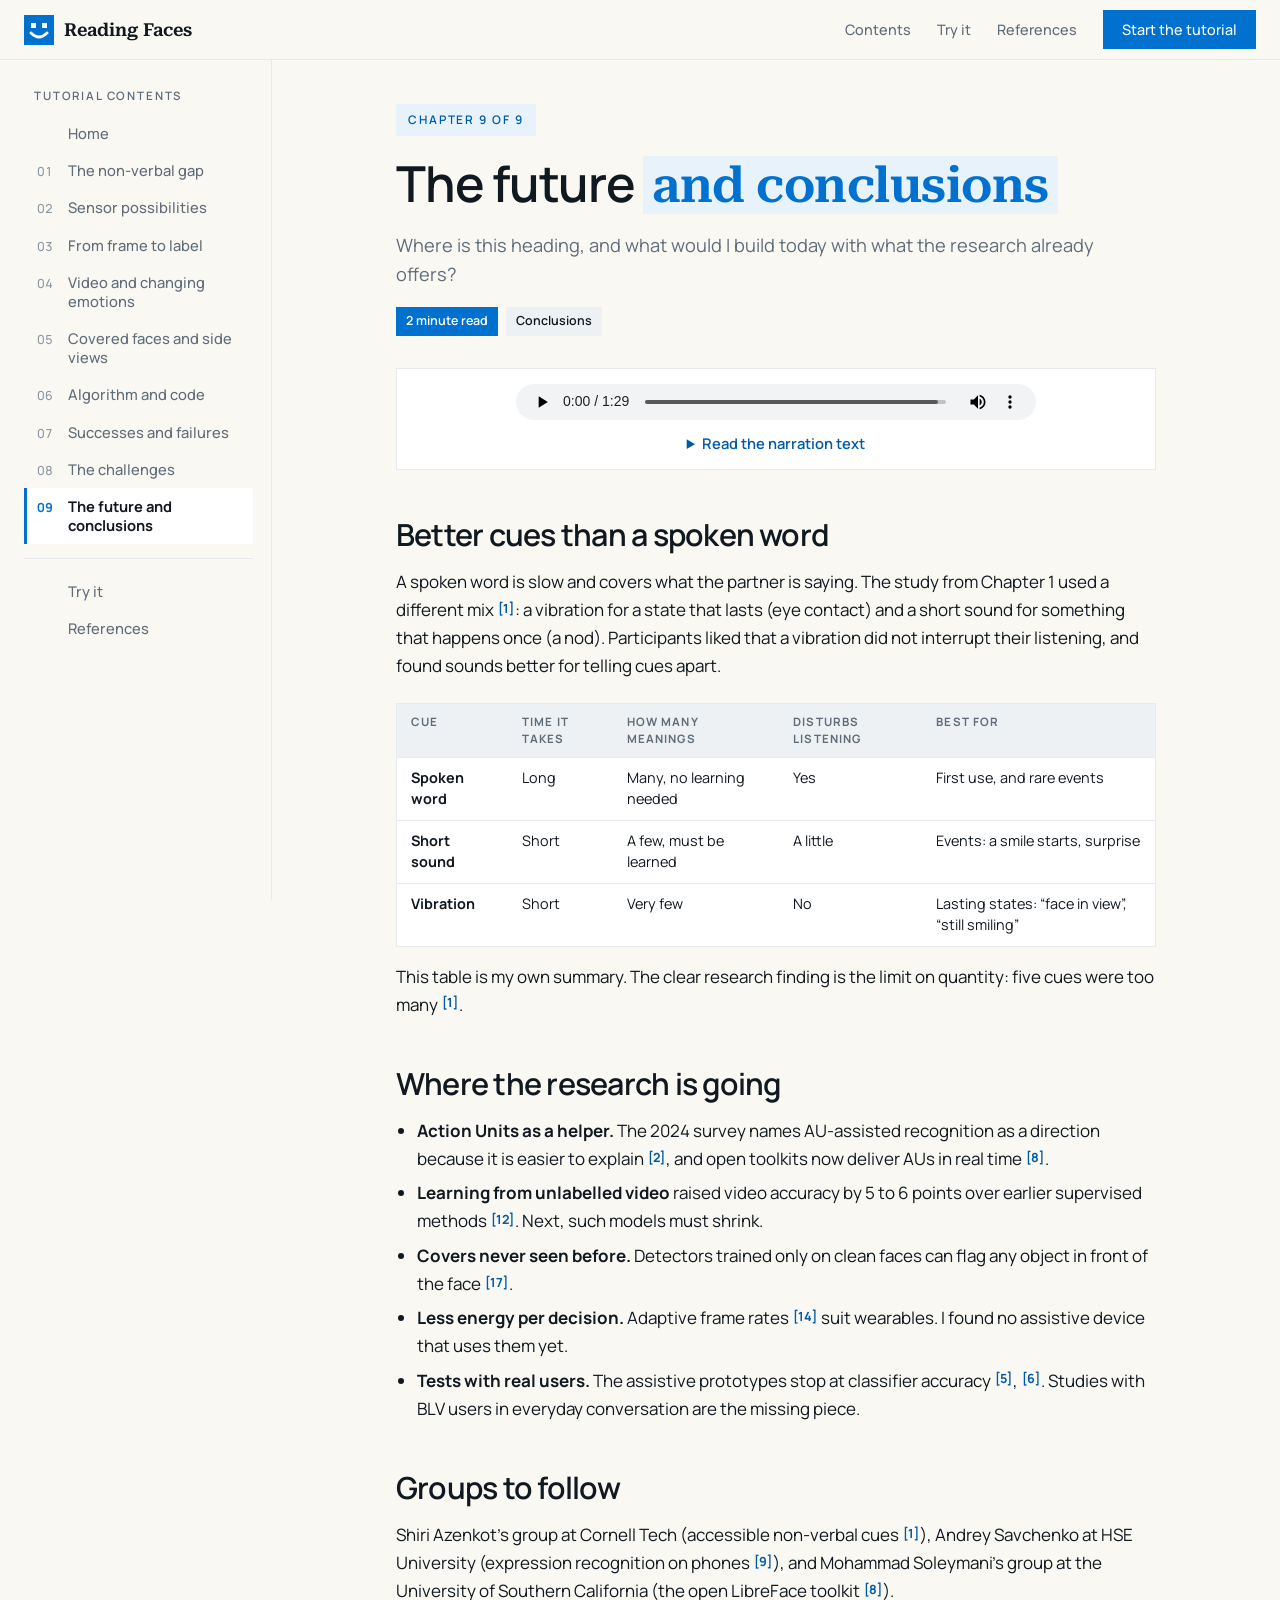
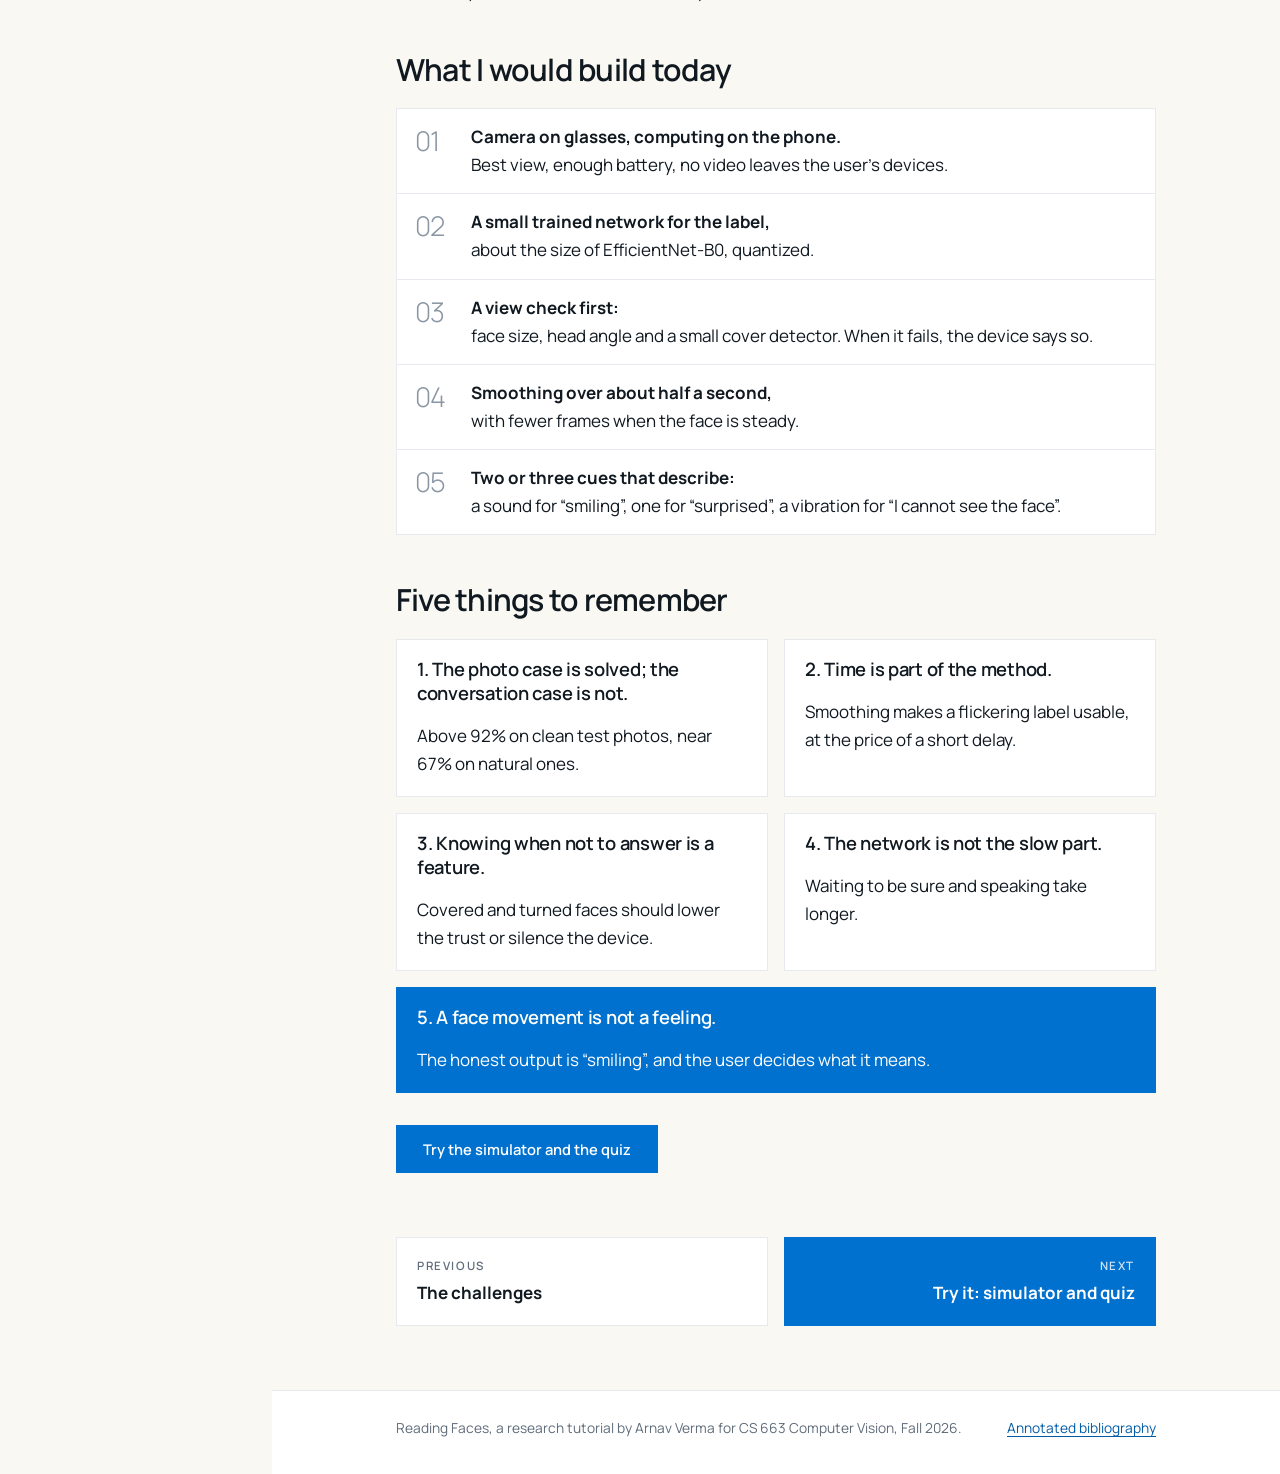
<file: future.html>
<!DOCTYPE html>
<html lang="en">
<head>
<meta charset="utf-8">
<meta name="viewport" content="width=device-width, initial-scale=1">
<title>The future and conclusions | Reading Faces</title>
<meta name="description" content="Better feedback than a spoken word, open research directions, groups to follow, a recommended design and the main conclusions of the tutorial.">
<link rel="preconnect" href="https://fonts.googleapis.com">
<link rel="preconnect" href="https://fonts.gstatic.com" crossorigin>
<link href="https://fonts.googleapis.com/css2?family=Manrope:wght@300;400;500;600;700&amp;family=Roboto+Serif:wght@600&amp;display=swap" rel="stylesheet">
<link rel="stylesheet" href="css/style.css">
<link rel="icon" href="data:image/svg+xml,%3Csvg xmlns='http://www.w3.org/2000/svg' viewBox='0 0 30 30'%3E%3Crect width='30' height='30' fill='%230071ce'/%3E%3Crect x='7' y='8' width='5' height='5' fill='%23fff'/%3E%3Crect x='18' y='8' width='5' height='5' fill='%23fff'/%3E%3Cpath d='M7 18 Q15 26 23 18' fill='none' stroke='%23fff' stroke-width='2.6'/%3E%3C/svg%3E">
</head>
<body>
<a class="skip" href="#main">Skip to content</a>
<header class="site-header">
  <a class="brand" href="index.html"><svg viewBox="0 0 30 30" aria-hidden="true"><rect width="30" height="30" fill="#0071ce"/><rect x="7" y="8" width="5" height="5" fill="#fff"/><rect x="18" y="8" width="5" height="5" fill="#fff"/><path d="M7 18 Q15 26 23 18" fill="none" stroke="#fff" stroke-width="2.6" stroke-linecap="square"/></svg><span>Reading Faces</span></a>
  <nav class="top-links" aria-label="Main">
    <a href="index.html#contents" class="hide-sm">Contents</a>
    <a href="try.html" class="hide-sm">Try it</a>
    <a href="references.html" class="hide-sm">References</a>
    <a class="btn hide-sm" href="problem.html">Start the tutorial</a>
    <button class="menu-btn" type="button" aria-expanded="false" aria-controls="sidebar">Menu</button>
  </nav>
</header>
<div class="shell">
<nav class="sidebar" id="sidebar" aria-label="Tutorial contents">
<p class="sidebar-title">Tutorial contents</p>
<ol>
<li><a href="index.html"><span class="num"></span><span>Home</span></a></li>
<li><a href="problem.html"><span class="num">01</span><span>The non-verbal gap</span></a></li>
<li><a href="sensors.html"><span class="num">02</span><span>Sensor possibilities</span></a></li>
<li><a href="pipeline.html"><span class="num">03</span><span>From frame to label</span></a></li>
<li><a href="video.html"><span class="num">04</span><span>Video and changing emotions</span></a></li>
<li><a href="occlusion.html"><span class="num">05</span><span>Covered faces and side views</span></a></li>
<li><a href="build.html"><span class="num">06</span><span>Algorithm and code</span></a></li>
<li><a href="results.html"><span class="num">07</span><span>Successes and failures</span></a></li>
<li><a href="challenges.html"><span class="num">08</span><span>The challenges</span></a></li>
<li><a href="future.html" aria-current="page"><span class="num">09</span><span>The future and conclusions</span></a></li>
</ol><hr><ol>
<li><a href="try.html"><span class="num"></span><span>Try it</span></a></li>
<li><a href="references.html"><span class="num"></span><span>References</span></a></li>
</ol>
</nav>
<div class="content">
<main id="main" class="article">
<header class="chapter-head">
  <span class="eyebrow">Chapter 9 of 9</span>
  <h1>The future <span class="mark">and conclusions</span></h1>
  <p class="lead">Where is this heading, and what would I build today with what the research already offers?</p>
  <div class="meta-row"><span class="tag blue">2 minute read</span><span class="tag">Conclusions</span></div>
</header>
<section class="narration" aria-label="Narration for this page">
  <div class="narration-top">
    <audio controls preload="metadata" hidden>
      <source src="audio/09-future.mp3" type="audio/mpeg">
      <source src="audio/09-future.m4a" type="audio/mp4">
    </audio>
    <button type="button" class="speak" hidden>Play narration</button>
  </div>
  <details>
    <summary>Read the narration text</summary>
    <div class="transcript"><p>Chapter nine, the future and conclusions.</p><p>The first open question is the cue itself. A spoken word is slow and it talks over the conversation. Research with blind and low-vision participants suggests a mix: a vibration for something that lasts, and a short sound for something that happens once. And only a few different cues.</p><p>The research is moving in four directions. Using Action Units to make the result easier to explain. Learning from unlabelled video. Detecting covers the system has never seen. And saving energy by looking at fewer frames. What is still missing is a test with blind and low-vision users in real conversations.</p><p>What would I build? A camera on glasses, with the computing on the phone. A small network for the label. A view check that makes the system stay quiet when the face is covered or turned. Smoothing over about half a second. And a short sound that means smiling, not happy.</p><p>Thank you for following this tutorial. On the next page you can try the ideas yourself in the simulator and take the quiz.</p></div>
  </details>
</section>

<h2>Better cues than a spoken word</h2>
<p>A spoken word is slow and covers what the partner is saying. The study from Chapter 1 used a different mix <a class="cite" href="references.html#ref-1" title="Reference 1">[1]</a>: a vibration for a state that lasts (eye contact) and a short sound for something that happens once (a nod). Participants liked that a vibration did not interrupt their listening, and found sounds better for telling cues apart.</p>
<div class="table-wrap">
<table>
  <thead><tr><th>Cue</th><th>Time it takes</th><th>How many meanings</th><th>Disturbs listening</th><th>Best for</th></tr></thead>
  <tbody>
    <tr><th scope="row">Spoken word</th><td>Long</td><td>Many, no learning needed</td><td>Yes</td><td>First use, and rare events</td></tr>
    <tr><th scope="row">Short sound</th><td>Short</td><td>A few, must be learned</td><td>A little</td><td>Events: a smile starts, surprise</td></tr>
    <tr><th scope="row">Vibration</th><td>Short</td><td>Very few</td><td>No</td><td>Lasting states: &ldquo;face in view&rdquo;, &ldquo;still smiling&rdquo;</td></tr>
  </tbody>
</table>
</div>
<p>This table is my own summary. The clear research finding is the limit on quantity: five cues were too many <a class="cite" href="references.html#ref-1" title="Reference 1">[1]</a>.</p>

<h2>Where the research is going</h2>
<ul>
  <li><strong>Action Units as a helper.</strong> The 2024 survey names AU-assisted recognition as a direction because it is easier to explain <a class="cite" href="references.html#ref-2" title="Reference 2">[2]</a>, and open toolkits now deliver AUs in real time <a class="cite" href="references.html#ref-8" title="Reference 8">[8]</a>.</li>
  <li><strong>Learning from unlabelled video</strong> raised video accuracy by 5 to 6 points over earlier supervised methods <a class="cite" href="references.html#ref-12" title="Reference 12">[12]</a>. Next, such models must shrink.</li>
  <li><strong>Covers never seen before.</strong> Detectors trained only on clean faces can flag any object in front of the face <a class="cite" href="references.html#ref-17" title="Reference 17">[17]</a>.</li>
  <li><strong>Less energy per decision.</strong> Adaptive frame rates <a class="cite" href="references.html#ref-14" title="Reference 14">[14]</a> suit wearables. I found no assistive device that uses them yet.</li>
  <li><strong>Tests with real users.</strong> The assistive prototypes stop at classifier accuracy <a class="cite" href="references.html#ref-5" title="Reference 5">[5]</a>, <a class="cite" href="references.html#ref-6" title="Reference 6">[6]</a>. Studies with BLV users in everyday conversation are the missing piece.</li>
</ul>

<h2>Groups to follow</h2>
<p>Shiri Azenkot's group at Cornell Tech (accessible non-verbal cues <a class="cite" href="references.html#ref-1" title="Reference 1">[1]</a>), Andrey Savchenko at HSE University (expression recognition on phones <a class="cite" href="references.html#ref-9" title="Reference 9">[9]</a>), and Mohammad Soleymani's group at the University of Southern California (the open LibreFace toolkit <a class="cite" href="references.html#ref-8" title="Reference 8">[8]</a>).</p>

<h2>What I would build today</h2>
<ol class="steps">
  <li><strong>Camera on glasses, computing on the phone.</strong> Best view, enough battery, no video leaves the user's devices.</li>
  <li><strong>A small trained network for the label,</strong> about the size of EfficientNet-B0, quantized.</li>
  <li><strong>A view check first:</strong> face size, head angle and a small cover detector. When it fails, the device says so.</li>
  <li><strong>Smoothing over about half a second,</strong> with fewer frames when the face is steady.</li>
  <li><strong>Two or three cues that describe:</strong> a sound for &ldquo;smiling&rdquo;, one for &ldquo;surprised&rdquo;, a vibration for &ldquo;I cannot see the face&rdquo;.</li>
</ol>

<h2>Five things to remember</h2>
<div class="cols">
  <div class="box"><h3>1. The photo case is solved; the conversation case is not.</h3><p>Above 92% on clean test photos, near 67% on natural ones.</p></div>
  <div class="box"><h3>2. Time is part of the method.</h3><p>Smoothing makes a flickering label usable, at the price of a short delay.</p></div>
  <div class="box"><h3>3. Knowing when not to answer is a feature.</h3><p>Covered and turned faces should lower the trust or silence the device.</p></div>
  <div class="box"><h3>4. The network is not the slow part.</h3><p>Waiting to be sure and speaking take longer.</p></div>
  <div class="box blue" style="grid-column:1 / -1"><h3>5. A face movement is not a feeling.</h3><p>The honest output is &ldquo;smiling&rdquo;, and the user decides what it means.</p></div>
</div>
<p style="margin-top:2rem"><a class="btn" href="try.html">Try the simulator and the quiz</a></p>

<nav class="pager" aria-label="Previous and next page">
<a class="prev" href="challenges.html"><span class="dir">Previous</span><span class="ttl">The challenges</span></a>
<a class="next" href="try.html"><span class="dir">Next</span><span class="ttl">Try it: simulator and quiz</span></a>
</nav>
</main>
<footer class="site-footer">
  <div class="article">
    <span>Reading Faces, a research tutorial by Arnav Verma for CS 663 Computer Vision, Fall 2026.</span>
    <span><a href="references.html">Annotated bibliography</a></span>
  </div>
</footer>
</div>
</div>
<script src="js/site.js"></script>
</body>
</html>
</file>
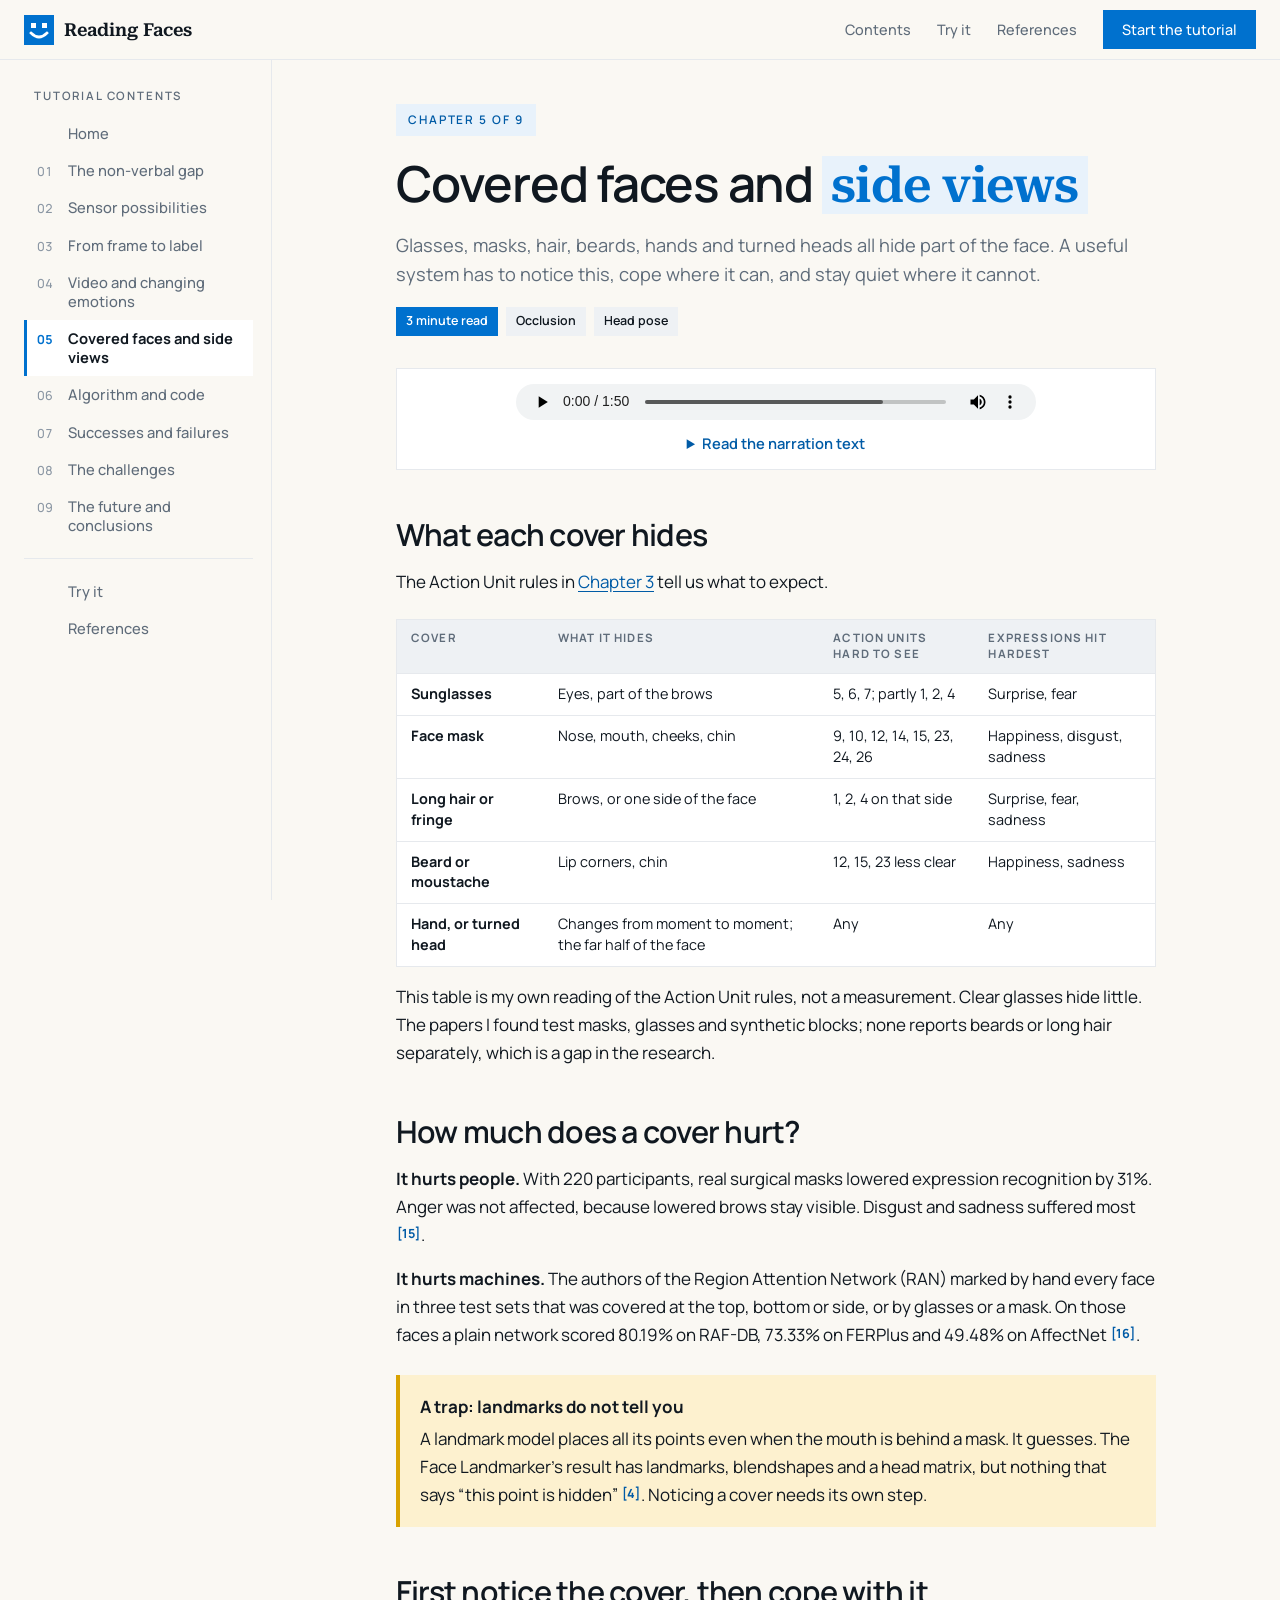
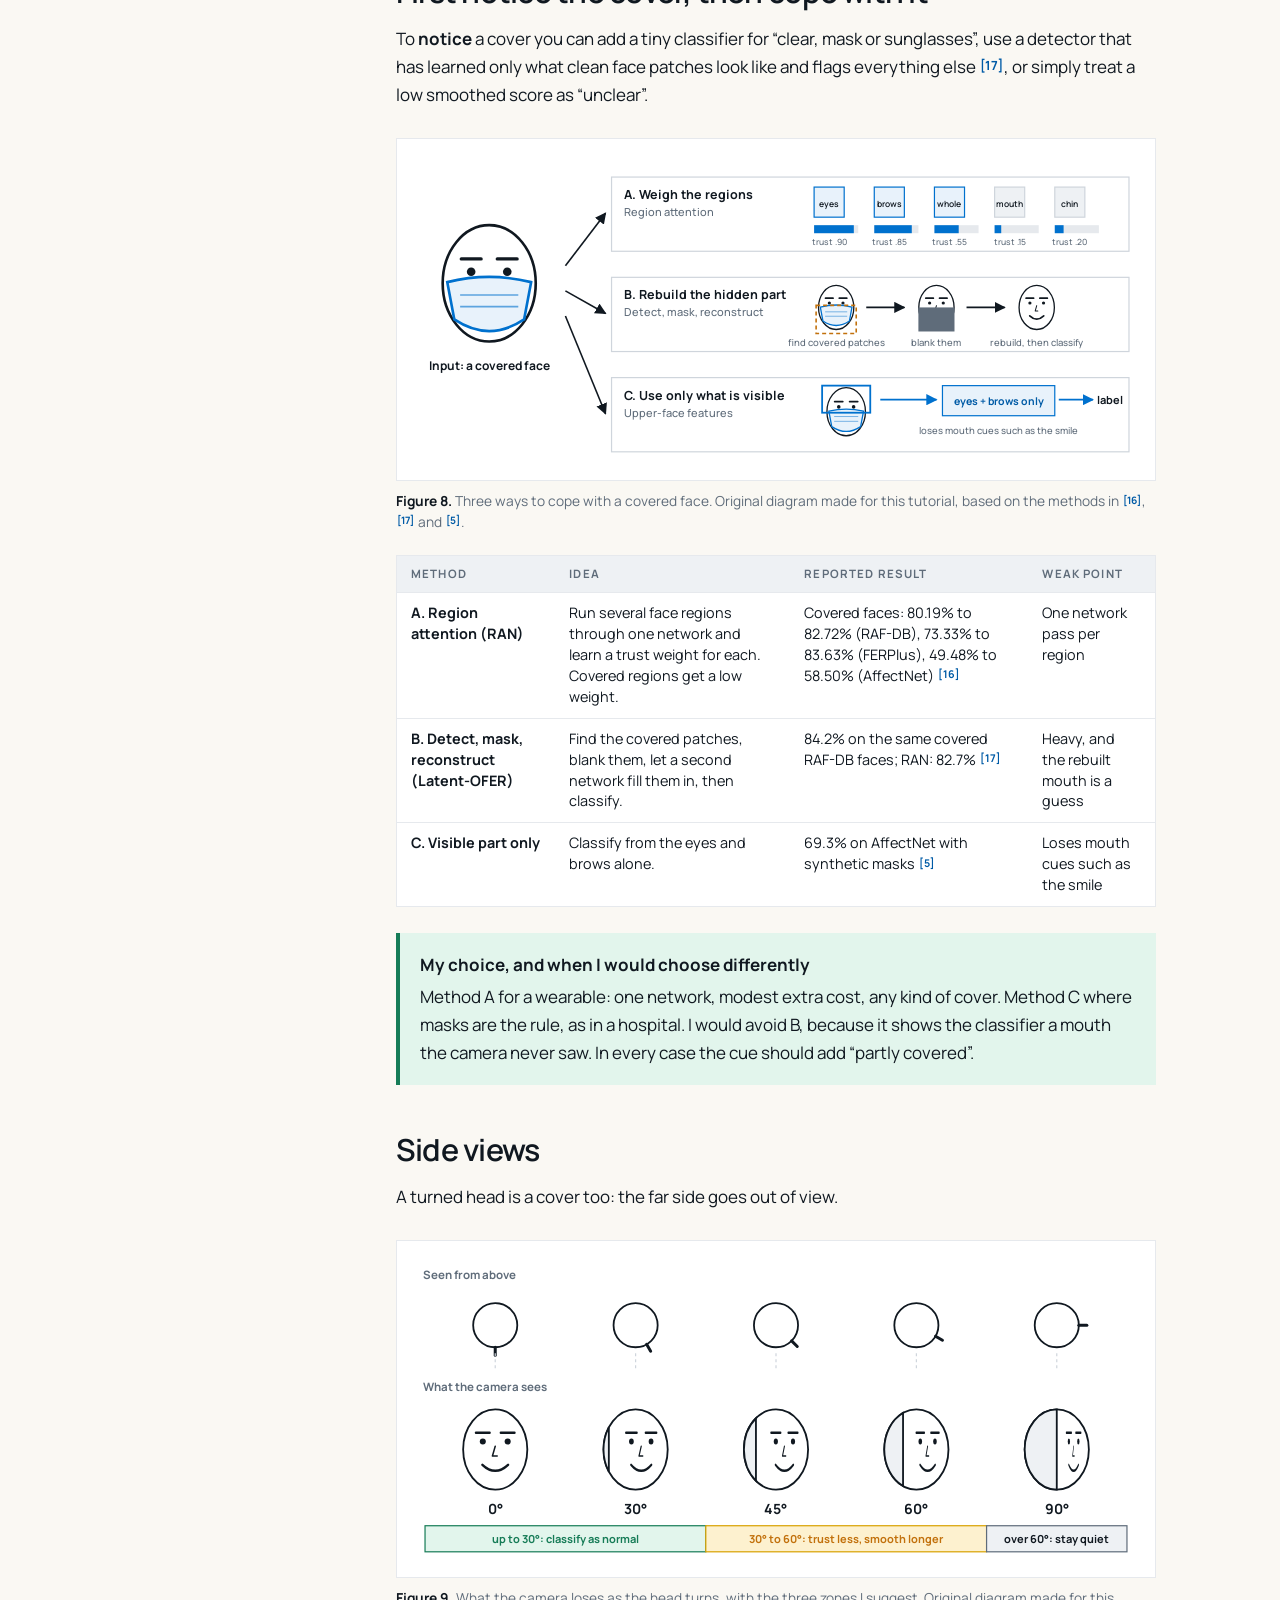
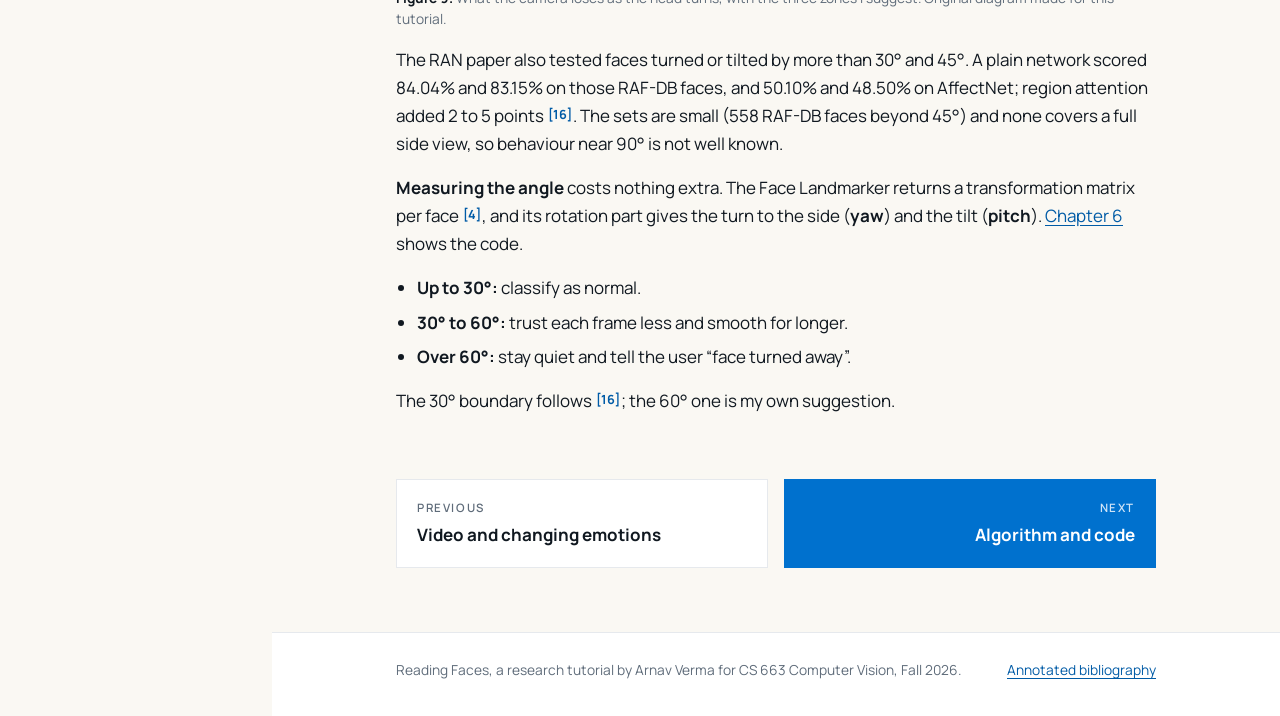
<file: occlusion.html>
<!DOCTYPE html>
<html lang="en">
<head>
<meta charset="utf-8">
<meta name="viewport" content="width=device-width, initial-scale=1">
<title>Covered faces and side views | Reading Faces</title>
<meta name="description" content="How glasses, masks, hair, beards and turned heads affect facial expression recognition, how to notice them, and three ways to cope.">
<link rel="preconnect" href="https://fonts.googleapis.com">
<link rel="preconnect" href="https://fonts.gstatic.com" crossorigin>
<link href="https://fonts.googleapis.com/css2?family=Manrope:wght@300;400;500;600;700&amp;family=Roboto+Serif:wght@600&amp;display=swap" rel="stylesheet">
<link rel="stylesheet" href="css/style.css">
<link rel="icon" href="data:image/svg+xml,%3Csvg xmlns='http://www.w3.org/2000/svg' viewBox='0 0 30 30'%3E%3Crect width='30' height='30' fill='%230071ce'/%3E%3Crect x='7' y='8' width='5' height='5' fill='%23fff'/%3E%3Crect x='18' y='8' width='5' height='5' fill='%23fff'/%3E%3Cpath d='M7 18 Q15 26 23 18' fill='none' stroke='%23fff' stroke-width='2.6'/%3E%3C/svg%3E">
</head>
<body>
<a class="skip" href="#main">Skip to content</a>
<header class="site-header">
  <a class="brand" href="index.html"><svg viewBox="0 0 30 30" aria-hidden="true"><rect width="30" height="30" fill="#0071ce"/><rect x="7" y="8" width="5" height="5" fill="#fff"/><rect x="18" y="8" width="5" height="5" fill="#fff"/><path d="M7 18 Q15 26 23 18" fill="none" stroke="#fff" stroke-width="2.6" stroke-linecap="square"/></svg><span>Reading Faces</span></a>
  <nav class="top-links" aria-label="Main">
    <a href="index.html#contents" class="hide-sm">Contents</a>
    <a href="try.html" class="hide-sm">Try it</a>
    <a href="references.html" class="hide-sm">References</a>
    <a class="btn hide-sm" href="problem.html">Start the tutorial</a>
    <button class="menu-btn" type="button" aria-expanded="false" aria-controls="sidebar">Menu</button>
  </nav>
</header>
<div class="shell">
<nav class="sidebar" id="sidebar" aria-label="Tutorial contents">
<p class="sidebar-title">Tutorial contents</p>
<ol>
<li><a href="index.html"><span class="num"></span><span>Home</span></a></li>
<li><a href="problem.html"><span class="num">01</span><span>The non-verbal gap</span></a></li>
<li><a href="sensors.html"><span class="num">02</span><span>Sensor possibilities</span></a></li>
<li><a href="pipeline.html"><span class="num">03</span><span>From frame to label</span></a></li>
<li><a href="video.html"><span class="num">04</span><span>Video and changing emotions</span></a></li>
<li><a href="occlusion.html" aria-current="page"><span class="num">05</span><span>Covered faces and side views</span></a></li>
<li><a href="build.html"><span class="num">06</span><span>Algorithm and code</span></a></li>
<li><a href="results.html"><span class="num">07</span><span>Successes and failures</span></a></li>
<li><a href="challenges.html"><span class="num">08</span><span>The challenges</span></a></li>
<li><a href="future.html"><span class="num">09</span><span>The future and conclusions</span></a></li>
</ol><hr><ol>
<li><a href="try.html"><span class="num"></span><span>Try it</span></a></li>
<li><a href="references.html"><span class="num"></span><span>References</span></a></li>
</ol>
</nav>
<div class="content">
<main id="main" class="article">
<header class="chapter-head">
  <span class="eyebrow">Chapter 5 of 9</span>
  <h1>Covered faces and <span class="mark">side views</span></h1>
  <p class="lead">Glasses, masks, hair, beards, hands and turned heads all hide part of the face. A useful system has to notice this, cope where it can, and stay quiet where it cannot.</p>
  <div class="meta-row"><span class="tag blue">3 minute read</span><span class="tag">Occlusion</span><span class="tag">Head pose</span></div>
</header>
<section class="narration" aria-label="Narration for this page">
  <div class="narration-top">
    <audio controls preload="metadata" hidden>
      <source src="audio/05-occlusion.mp3" type="audio/mpeg">
      <source src="audio/05-occlusion.m4a" type="audio/mp4">
    </audio>
    <button type="button" class="speak" hidden>Play narration</button>
  </div>
  <details>
    <summary>Read the narration text</summary>
    <div class="transcript"><p>Chapter five, covered faces and side views.</p><p>Each cover hides different Action Units. Sunglasses hide the eyes and brows, so surprise and fear are hard to see. A mask hides the mouth, so the smile is lost. Long hair can hide the brows or one side of the face, and a beard hides the lip corners.</p><p>This hurts people as well as machines. In a psychology study, surgical masks lowered human recognition by thirty-one percent. Anger was not affected, because the brows stay visible.</p><p>One important detail: a landmark model still places every point when the mouth is covered. It simply guesses. So you need a separate check to notice that something is in the way.</p><p>There are three ways to cope. Region attention cuts the face into regions and learns how much to trust each one. Detect, mask and reconstruct rebuilds the hidden part before classifying. And the simplest way uses only the visible half of the face. For a wearable I prefer region attention, and I always tell the user when the face is partly covered.</p><p>A turned head is a cover too, because the far side of the face disappears. My rule: up to thirty degrees, classify normally. Between thirty and sixty, trust the result less. Beyond sixty degrees, stay quiet.</p></div>
  </details>
</section>

<h2>What each cover hides</h2>
<p>The Action Unit rules in <a href="pipeline.html">Chapter 3</a> tell us what to expect.</p>
<div class="table-wrap">
<table>
  <thead><tr><th>Cover</th><th>What it hides</th><th>Action Units hard to see</th><th>Expressions hit hardest</th></tr></thead>
  <tbody>
    <tr><th scope="row">Sunglasses</th><td>Eyes, part of the brows</td><td>5, 6, 7; partly 1, 2, 4</td><td>Surprise, fear</td></tr>
    <tr><th scope="row">Face mask</th><td>Nose, mouth, cheeks, chin</td><td>9, 10, 12, 14, 15, 23, 24, 26</td><td>Happiness, disgust, sadness</td></tr>
    <tr><th scope="row">Long hair or fringe</th><td>Brows, or one side of the face</td><td>1, 2, 4 on that side</td><td>Surprise, fear, sadness</td></tr>
    <tr><th scope="row">Beard or moustache</th><td>Lip corners, chin</td><td>12, 15, 23 less clear</td><td>Happiness, sadness</td></tr>
    <tr><th scope="row">Hand, or turned head</th><td>Changes from moment to moment; the far half of the face</td><td>Any</td><td>Any</td></tr>
  </tbody>
</table>
</div>
<p>This table is my own reading of the Action Unit rules, not a measurement. Clear glasses hide little. The papers I found test masks, glasses and synthetic blocks; none reports beards or long hair separately, which is a gap in the research.</p>

<h2>How much does a cover hurt?</h2>
<p><strong>It hurts people.</strong> With 220 participants, real surgical masks lowered expression recognition by 31%. Anger was not affected, because lowered brows stay visible. Disgust and sadness suffered most <a class="cite" href="references.html#ref-15" title="Reference 15">[15]</a>.</p>
<p><strong>It hurts machines.</strong> The authors of the Region Attention Network (RAN) marked by hand every face in three test sets that was covered at the top, bottom or side, or by glasses or a mask. On those faces a plain network scored 80.19% on RAF-DB, 73.33% on FERPlus and 49.48% on AffectNet <a class="cite" href="references.html#ref-16" title="Reference 16">[16]</a>.</p>
<div class="note warn">
  <span class="note-title">A trap: landmarks do not tell you</span>
  A landmark model places all its points even when the mouth is behind a mask. It guesses. The Face Landmarker's result has landmarks, blendshapes and a head matrix, but nothing that says &ldquo;this point is hidden&rdquo; <a class="cite" href="references.html#ref-4" title="Reference 4">[4]</a>. Noticing a cover needs its own step.
</div>

<h2>First notice the cover, then cope with it</h2>
<p>To <strong>notice</strong> a cover you can add a tiny classifier for &ldquo;clear, mask or sunglasses&rdquo;, use a detector that has learned only what clean face patches look like and flags everything else <a class="cite" href="references.html#ref-17" title="Reference 17">[17]</a>, or simply treat a low smoothed score as &ldquo;unclear&rdquo;.</p>
<figure>
  <div class="fig-frame"><svg viewBox="0 0 720 304" role="img" aria-label="Three ways to handle a covered face: weigh several face regions by trust, rebuild the hidden part before classifying, or classify from the visible upper face only." xmlns="http://www.w3.org/2000/svg"><defs><marker id="ah" viewBox="0 0 10 10" refX="9" refY="5" markerWidth="7" markerHeight="7" orient="auto-start-reverse"><path d="M0 0 L10 5 L0 10 z" fill="#101820"/></marker><marker id="ahb" viewBox="0 0 10 10" refX="9" refY="5" markerWidth="7" markerHeight="7" orient="auto-start-reverse"><path d="M0 0 L10 5 L0 10 z" fill="#0071ce"/></marker><pattern id="hatch" width="6" height="6" patternUnits="userSpaceOnUse" patternTransform="rotate(45)"><rect width="6" height="6" fill="#fff"/><line x1="0" y1="0" x2="0" y2="6" stroke="#5f6c7a" stroke-width="1.6"/></pattern></defs><g transform="translate(74,126)"><ellipse cx="0" cy="0" rx="46.4" ry="58.0" fill="#fff" stroke="#101820" stroke-width="2.6363636363636362"/><g transform="translate(0.0,0) scale(1.00,1)"><line x1="-27.8" y1="-24.4" x2="-8.1" y2="-24.4" stroke="#101820" stroke-width="3.4" stroke-linecap="round"/><line x1="27.8" y1="-24.4" x2="8.1" y2="-24.4" stroke="#101820" stroke-width="3.4" stroke-linecap="round"/><circle cx="-18.0" cy="-11.6" r="4.3" fill="#101820"/><circle cx="18.0" cy="-11.6" r="4.3" fill="#101820"/><path d="M0 -4.6 L-4.1 9.3 L2.9 9.3" fill="none" stroke="#101820" stroke-width="2.1" stroke-linejoin="round" stroke-linecap="round"/><path d="M-18.6 22.0 Q0 39.4 18.6 22.0" fill="none" stroke="#101820" stroke-width="3.4" stroke-linecap="round" stroke-linejoin="round"/></g><path d="M-41.8 -1.2 Q0 -11.6 41.8 -1.2 L34.8 36.0 Q0 59.2 -34.8 36.0 Z" fill="#e8f2fb" stroke="#0071ce" stroke-width="2.6363636363636362"/><line x1="-29.0" y1="11.6" x2="29.0" y2="11.6" stroke="#0071ce" stroke-width="1.6" opacity="0.6"/><line x1="-29.0" y1="23.2" x2="29.0" y2="23.2" stroke="#0071ce" stroke-width="1.6" opacity="0.6"/></g><text x="74" y="212" font-size="12" fill="#101820" text-anchor="middle" font-weight="700" >Input: a covered face</text><line x1="150" y1="108.5" x2="190" y2="56" stroke="#101820" stroke-width="1.6" marker-end="url(#ah)" /><rect x="196" y="20" width="516" height="74" fill="#fff" stroke="#cfd5dc" stroke-width="1.2" /><text x="208" y="42" font-size="12.5" fill="#101820" text-anchor="start" font-weight="700" >A. Weigh the regions</text><text x="208" y="59" font-size="11" fill="#5f6c7a" text-anchor="start" font-weight="500" >Region attention</text><line x1="150" y1="133.5" x2="190" y2="156" stroke="#101820" stroke-width="1.6" marker-end="url(#ah)" /><rect x="196" y="120" width="516" height="74" fill="#fff" stroke="#cfd5dc" stroke-width="1.2" /><text x="208" y="142" font-size="12.5" fill="#101820" text-anchor="start" font-weight="700" >B. Rebuild the hidden part</text><text x="208" y="159" font-size="11" fill="#5f6c7a" text-anchor="start" font-weight="500" >Detect, mask, reconstruct</text><line x1="150" y1="158.5" x2="190" y2="256" stroke="#101820" stroke-width="1.6" marker-end="url(#ah)" /><rect x="196" y="220" width="516" height="74" fill="#fff" stroke="#cfd5dc" stroke-width="1.2" /><text x="208" y="242" font-size="12.5" fill="#101820" text-anchor="start" font-weight="700" >C. Use only what is visible</text><text x="208" y="259" font-size="11" fill="#5f6c7a" text-anchor="start" font-weight="500" >Upper-face features</text><rect x="398" y="30" width="30" height="30" fill="#e8f2fb" stroke="#0071ce" stroke-width="1.2" /><text x="413" y="50" font-size="8.5" fill="#101820" text-anchor="middle" font-weight="600" >eyes</text><rect x="398" y="68" width="44" height="8" fill="#e6e9ed" stroke="none" stroke-width="0" /><rect x="398" y="68" width="39.6" height="8" fill="#0071ce" stroke="none" stroke-width="0" /><text x="413" y="88" font-size="8.5" fill="#5f6c7a" text-anchor="middle" font-weight="500" >trust .90</text><rect x="458" y="30" width="30" height="30" fill="#e8f2fb" stroke="#0071ce" stroke-width="1.2" /><text x="473" y="50" font-size="8.5" fill="#101820" text-anchor="middle" font-weight="600" >brows</text><rect x="458" y="68" width="44" height="8" fill="#e6e9ed" stroke="none" stroke-width="0" /><rect x="458" y="68" width="37.4" height="8" fill="#0071ce" stroke="none" stroke-width="0" /><text x="473" y="88" font-size="8.5" fill="#5f6c7a" text-anchor="middle" font-weight="500" >trust .85</text><rect x="518" y="30" width="30" height="30" fill="#e8f2fb" stroke="#0071ce" stroke-width="1.2" /><text x="533" y="50" font-size="8.5" fill="#101820" text-anchor="middle" font-weight="600" >whole</text><rect x="518" y="68" width="44" height="8" fill="#e6e9ed" stroke="none" stroke-width="0" /><rect x="518" y="68" width="24.200000000000003" height="8" fill="#0071ce" stroke="none" stroke-width="0" /><text x="533" y="88" font-size="8.5" fill="#5f6c7a" text-anchor="middle" font-weight="500" >trust .55</text><rect x="578" y="30" width="30" height="30" fill="#eef1f4" stroke="#cfd5dc" stroke-width="1.2" /><text x="593" y="50" font-size="8.5" fill="#101820" text-anchor="middle" font-weight="600" >mouth</text><rect x="578" y="68" width="44" height="8" fill="#e6e9ed" stroke="none" stroke-width="0" /><rect x="578" y="68" width="6.6" height="8" fill="#0071ce" stroke="none" stroke-width="0" /><text x="593" y="88" font-size="8.5" fill="#5f6c7a" text-anchor="middle" font-weight="500" >trust .15</text><rect x="638" y="30" width="30" height="30" fill="#eef1f4" stroke="#cfd5dc" stroke-width="1.2" /><text x="653" y="50" font-size="8.5" fill="#101820" text-anchor="middle" font-weight="600" >chin</text><rect x="638" y="68" width="44" height="8" fill="#e6e9ed" stroke="none" stroke-width="0" /><rect x="638" y="68" width="8.8" height="8" fill="#0071ce" stroke="none" stroke-width="0" /><text x="653" y="88" font-size="8.5" fill="#5f6c7a" text-anchor="middle" font-weight="500" >trust .20</text><g transform="translate(420,150)"><ellipse cx="0" cy="0" rx="17.6" ry="22.0" fill="#fff" stroke="#101820" stroke-width="1.3"/><g transform="translate(0.0,0) scale(1.00,1)"><line x1="-10.6" y1="-9.2" x2="-3.1" y2="-9.2" stroke="#101820" stroke-width="1.7" stroke-linecap="round"/><line x1="10.6" y1="-9.2" x2="3.1" y2="-9.2" stroke="#101820" stroke-width="1.7" stroke-linecap="round"/><circle cx="-6.8" cy="-4.4" r="1.6" fill="#101820"/><circle cx="6.8" cy="-4.4" r="1.6" fill="#101820"/><path d="M0 -1.8 L-1.5 3.5 L1.1 3.5" fill="none" stroke="#101820" stroke-width="1.0" stroke-linejoin="round" stroke-linecap="round"/><path d="M-7.0 8.4 Q0 15.0 7.0 8.4" fill="none" stroke="#101820" stroke-width="1.7" stroke-linecap="round" stroke-linejoin="round"/></g><path d="M-15.8 -0.4 Q0 -4.4 15.8 -0.4 L13.2 13.6 Q0 22.4 -13.2 13.6 Z" fill="#e8f2fb" stroke="#0071ce" stroke-width="1.3"/><line x1="-11.0" y1="4.4" x2="11.0" y2="4.4" stroke="#0071ce" stroke-width="0.8" opacity="0.6"/><line x1="-11.0" y1="8.8" x2="11.0" y2="8.8" stroke="#0071ce" stroke-width="0.8" opacity="0.6"/></g><rect x="400" y="148" width="40" height="28" fill="none" stroke="#c2710c" stroke-width="1.6" stroke-dasharray="4 3"/><text x="420" y="188" font-size="9.5" fill="#5f6c7a" text-anchor="middle" font-weight="500" >find covered patches</text><line x1="450" y1="150" x2="488" y2="150" stroke="#101820" stroke-width="1.6" marker-end="url(#ah)" /><g transform="translate(520,150)"><ellipse cx="0" cy="0" rx="17.6" ry="22.0" fill="#fff" stroke="#101820" stroke-width="1.3"/><g transform="translate(0.0,0) scale(1.00,1)"><line x1="-10.6" y1="-9.2" x2="-3.1" y2="-9.2" stroke="#101820" stroke-width="1.7" stroke-linecap="round"/><line x1="10.6" y1="-9.2" x2="3.1" y2="-9.2" stroke="#101820" stroke-width="1.7" stroke-linecap="round"/><circle cx="-6.8" cy="-4.4" r="1.6" fill="#101820"/><circle cx="6.8" cy="-4.4" r="1.6" fill="#101820"/><path d="M0 -1.8 L-1.5 3.5 L1.1 3.5" fill="none" stroke="#101820" stroke-width="1.0" stroke-linejoin="round" stroke-linecap="round"/><path d="M-7.0 8.4 Q0 15.0 7.0 8.4" fill="none" stroke="#101820" stroke-width="1.7" stroke-linecap="round" stroke-linejoin="round"/></g></g><rect x="502" y="150" width="36" height="24" fill="#5f6c7a"/><text x="520" y="188" font-size="9.5" fill="#5f6c7a" text-anchor="middle" font-weight="500" >blank them</text><line x1="550" y1="150" x2="588" y2="150" stroke="#101820" stroke-width="1.6" marker-end="url(#ah)" /><g transform="translate(620,150)"><ellipse cx="0" cy="0" rx="17.6" ry="22.0" fill="#fff" stroke="#101820" stroke-width="1.3"/><g transform="translate(0.0,0) scale(1.00,1)"><line x1="-10.6" y1="-9.2" x2="-3.1" y2="-9.2" stroke="#101820" stroke-width="1.7" stroke-linecap="round"/><line x1="10.6" y1="-9.2" x2="3.1" y2="-9.2" stroke="#101820" stroke-width="1.7" stroke-linecap="round"/><circle cx="-6.8" cy="-4.4" r="1.6" fill="#101820"/><circle cx="6.8" cy="-4.4" r="1.6" fill="#101820"/><path d="M0 -1.8 L-1.5 3.5 L1.1 3.5" fill="none" stroke="#101820" stroke-width="1.0" stroke-linejoin="round" stroke-linecap="round"/><path d="M-7.0 8.4 Q0 15.0 7.0 8.4" fill="none" stroke="#101820" stroke-width="1.7" stroke-linecap="round" stroke-linejoin="round"/></g></g><text x="620" y="188" font-size="9.5" fill="#5f6c7a" text-anchor="middle" font-weight="500" >rebuild, then classify</text><g transform="translate(430,254)"><ellipse cx="0" cy="0" rx="19.2" ry="24.0" fill="#fff" stroke="#101820" stroke-width="1.3"/><g transform="translate(0.0,0) scale(1.00,1)"><line x1="-11.5" y1="-10.1" x2="-3.4" y2="-10.1" stroke="#101820" stroke-width="1.7" stroke-linecap="round"/><line x1="11.5" y1="-10.1" x2="3.4" y2="-10.1" stroke="#101820" stroke-width="1.7" stroke-linecap="round"/><circle cx="-7.4" cy="-4.8" r="1.8" fill="#101820"/><circle cx="7.4" cy="-4.8" r="1.8" fill="#101820"/><path d="M0 -1.9 L-1.7 3.8 L1.2 3.8" fill="none" stroke="#101820" stroke-width="1.0" stroke-linejoin="round" stroke-linecap="round"/><path d="M-7.7 9.1 Q0 16.3 7.7 9.1" fill="none" stroke="#101820" stroke-width="1.7" stroke-linecap="round" stroke-linejoin="round"/></g><path d="M-17.3 -0.5 Q0 -4.8 17.3 -0.5 L14.4 14.9 Q0 24.5 -14.4 14.9 Z" fill="#e8f2fb" stroke="#0071ce" stroke-width="1.3"/><line x1="-12.0" y1="4.8" x2="12.0" y2="4.8" stroke="#0071ce" stroke-width="0.8" opacity="0.6"/><line x1="-12.0" y1="9.6" x2="12.0" y2="9.6" stroke="#0071ce" stroke-width="0.8" opacity="0.6"/></g><rect x="406" y="228" width="48" height="27" fill="none" stroke="#0071ce" stroke-width="1.8"/><line x1="464" y1="242" x2="520" y2="242" stroke="#0071ce" stroke-width="1.6" marker-end="url(#ahb)" /><rect x="526" y="228" width="112" height="30" fill="#e8f2fb" stroke="#0071ce" stroke-width="1.2" /><text x="582" y="247" font-size="10.5" fill="#005ba6" text-anchor="middle" font-weight="700" >eyes + brows only</text><line x1="642" y1="242" x2="676" y2="242" stroke="#0071ce" stroke-width="1.6" marker-end="url(#ahb)" /><text x="680" y="246" font-size="11" fill="#101820" text-anchor="start" font-weight="700" >label</text><text x="582" y="276" font-size="9.5" fill="#5f6c7a" text-anchor="middle" font-weight="500" >loses mouth cues such as the smile</text></svg></div>
  <figcaption><b>Figure 8.</b> Three ways to cope with a covered face. Original diagram made for this tutorial, based on the methods in <a class="cite" href="references.html#ref-16" title="Reference 16">[16]</a>, <a class="cite" href="references.html#ref-17" title="Reference 17">[17]</a> and <a class="cite" href="references.html#ref-5" title="Reference 5">[5]</a>.</figcaption>
</figure>
<div class="table-wrap">
<table>
  <thead><tr><th>Method</th><th>Idea</th><th>Reported result</th><th>Weak point</th></tr></thead>
  <tbody>
    <tr><th scope="row">A. Region attention (RAN)</th><td>Run several face regions through one network and learn a trust weight for each. Covered regions get a low weight.</td><td>Covered faces: 80.19% to 82.72% (RAF-DB), 73.33% to 83.63% (FERPlus), 49.48% to 58.50% (AffectNet) <a class="cite" href="references.html#ref-16" title="Reference 16">[16]</a></td><td>One network pass per region</td></tr>
    <tr><th scope="row">B. Detect, mask, reconstruct (Latent-OFER)</th><td>Find the covered patches, blank them, let a second network fill them in, then classify.</td><td>84.2% on the same covered RAF-DB faces; RAN: 82.7% <a class="cite" href="references.html#ref-17" title="Reference 17">[17]</a></td><td>Heavy, and the rebuilt mouth is a guess</td></tr>
    <tr><th scope="row">C. Visible part only</th><td>Classify from the eyes and brows alone.</td><td>69.3% on AffectNet with synthetic masks <a class="cite" href="references.html#ref-5" title="Reference 5">[5]</a></td><td>Loses mouth cues such as the smile</td></tr>
  </tbody>
</table>
</div>
<div class="note good">
  <span class="note-title">My choice, and when I would choose differently</span>
  Method A for a wearable: one network, modest extra cost, any kind of cover. Method C where masks are the rule, as in a hospital. I would avoid B, because it shows the classifier a mouth the camera never saw. In every case the cue should add &ldquo;partly covered&rdquo;.
</div>

<h2>Side views</h2>
<p>A turned head is a cover too: the far side goes out of view.</p>
<figure>
  <div class="fig-frame"><svg viewBox="0 0 720 300" role="img" aria-label="A head turned by 0, 30, 45, 60 and 90 degrees, seen from above and from the camera, with three zones: classify normally up to 30 degrees, trust less from 30 to 60, stay quiet beyond 60." xmlns="http://www.w3.org/2000/svg"><defs><marker id="ah" viewBox="0 0 10 10" refX="9" refY="5" markerWidth="7" markerHeight="7" orient="auto-start-reverse"><path d="M0 0 L10 5 L0 10 z" fill="#101820"/></marker><marker id="ahb" viewBox="0 0 10 10" refX="9" refY="5" markerWidth="7" markerHeight="7" orient="auto-start-reverse"><path d="M0 0 L10 5 L0 10 z" fill="#0071ce"/></marker><pattern id="hatch" width="6" height="6" patternUnits="userSpaceOnUse" patternTransform="rotate(45)"><rect width="6" height="6" fill="#fff"/><line x1="0" y1="0" x2="0" y2="6" stroke="#5f6c7a" stroke-width="1.6"/></pattern></defs><text x="8" y="20" font-size="11.5" fill="#5f6c7a" text-anchor="start" font-weight="700" >Seen from above</text><text x="8" y="132" font-size="11.5" fill="#5f6c7a" text-anchor="start" font-weight="700" >What the camera sees</text><circle cx="80" cy="66" r="22" fill="#fff" stroke="#101820" stroke-width="1.8"/><line x1="80.0" y1="88.0" x2="80.0" y2="96.0" stroke="#101820" stroke-width="3" stroke-linecap="round"/><line x1="80" y1="94" x2="80" y2="112" stroke="#cfd5dc" stroke-width="1.2" stroke-dasharray="3 3"/><g transform="translate(80,190)"><ellipse cx="0" cy="0" rx="32.0" ry="40.0" fill="#fff" stroke="#101820" stroke-width="1.8181818181818181"/><g transform="translate(0.0,0) scale(1.00,1)"><line x1="-19.2" y1="-16.8" x2="-5.6" y2="-16.8" stroke="#101820" stroke-width="2.4" stroke-linecap="round"/><line x1="19.2" y1="-16.8" x2="5.6" y2="-16.8" stroke="#101820" stroke-width="2.4" stroke-linecap="round"/><circle cx="-12.4" cy="-8.0" r="3.0" fill="#101820"/><circle cx="12.4" cy="-8.0" r="3.0" fill="#101820"/><path d="M0 -3.2 L-2.8 6.4 L2.0 6.4" fill="none" stroke="#101820" stroke-width="1.5" stroke-linejoin="round" stroke-linecap="round"/><path d="M-12.8 15.2 Q0 27.2 12.8 15.2" fill="none" stroke="#101820" stroke-width="2.4" stroke-linecap="round" stroke-linejoin="round"/></g></g><text x="80" y="254" font-size="14" fill="#101820" text-anchor="middle" font-weight="700" >0°</text><circle cx="220" cy="66" r="22" fill="#fff" stroke="#101820" stroke-width="1.8"/><line x1="231.0" y1="85.1" x2="235.0" y2="92.0" stroke="#101820" stroke-width="3" stroke-linecap="round"/><line x1="220" y1="94" x2="220" y2="112" stroke="#cfd5dc" stroke-width="1.2" stroke-dasharray="3 3"/><g transform="translate(220,190)"><ellipse cx="0" cy="0" rx="32.0" ry="40.0" fill="#fff" stroke="#101820" stroke-width="1.8181818181818181"/><g transform="translate(5.6,0) scale(0.79,1)"><line x1="-19.2" y1="-16.8" x2="-5.6" y2="-16.8" stroke="#101820" stroke-width="2.4" stroke-linecap="round"/><line x1="19.2" y1="-16.8" x2="5.6" y2="-16.8" stroke="#101820" stroke-width="2.4" stroke-linecap="round"/><circle cx="-12.4" cy="-8.0" r="3.0" fill="#101820"/><circle cx="12.4" cy="-8.0" r="3.0" fill="#101820"/><path d="M0 -3.2 L-2.8 6.4 L2.0 6.4" fill="none" stroke="#101820" stroke-width="1.5" stroke-linejoin="round" stroke-linecap="round"/><path d="M-12.8 15.2 Q0 27.2 12.8 15.2" fill="none" stroke="#101820" stroke-width="2.4" stroke-linecap="round" stroke-linejoin="round"/></g><path d="M-26.7 -22.1 A32.0 40.0 0 0 0 -26.7 22.1 Z" fill="#eef1f4" stroke="#101820" stroke-width="1.8181818181818181"/></g><text x="220" y="254" font-size="14" fill="#101820" text-anchor="middle" font-weight="700" >30°</text><circle cx="360" cy="66" r="22" fill="#fff" stroke="#101820" stroke-width="1.8"/><line x1="375.6" y1="81.6" x2="381.2" y2="87.2" stroke="#101820" stroke-width="3" stroke-linecap="round"/><line x1="360" y1="94" x2="360" y2="112" stroke="#cfd5dc" stroke-width="1.2" stroke-dasharray="3 3"/><g transform="translate(360,190)"><ellipse cx="0" cy="0" rx="32.0" ry="40.0" fill="#fff" stroke="#101820" stroke-width="1.8181818181818181"/><g transform="translate(8.4,0) scale(0.69,1)"><line x1="-19.2" y1="-16.8" x2="-5.6" y2="-16.8" stroke="#101820" stroke-width="2.4" stroke-linecap="round"/><line x1="19.2" y1="-16.8" x2="5.6" y2="-16.8" stroke="#101820" stroke-width="2.4" stroke-linecap="round"/><circle cx="-12.4" cy="-8.0" r="3.0" fill="#101820"/><circle cx="12.4" cy="-8.0" r="3.0" fill="#101820"/><path d="M0 -3.2 L-2.8 6.4 L2.0 6.4" fill="none" stroke="#101820" stroke-width="1.5" stroke-linejoin="round" stroke-linecap="round"/><path d="M-12.8 15.2 Q0 27.2 12.8 15.2" fill="none" stroke="#101820" stroke-width="2.4" stroke-linecap="round" stroke-linejoin="round"/></g><path d="M-20.0 -31.2 A32.0 40.0 0 0 0 -20.0 31.2 Z" fill="#eef1f4" stroke="#101820" stroke-width="1.8181818181818181"/></g><text x="360" y="254" font-size="14" fill="#101820" text-anchor="middle" font-weight="700" >45°</text><circle cx="500" cy="66" r="22" fill="#fff" stroke="#101820" stroke-width="1.8"/><line x1="519.1" y1="77.0" x2="526.0" y2="81.0" stroke="#101820" stroke-width="3" stroke-linecap="round"/><line x1="500" y1="94" x2="500" y2="112" stroke="#cfd5dc" stroke-width="1.2" stroke-dasharray="3 3"/><g transform="translate(500,190)"><ellipse cx="0" cy="0" rx="32.0" ry="40.0" fill="#fff" stroke="#101820" stroke-width="1.8181818181818181"/><g transform="translate(11.2,0) scale(0.59,1)"><line x1="-19.2" y1="-16.8" x2="-5.6" y2="-16.8" stroke="#101820" stroke-width="2.4" stroke-linecap="round"/><line x1="19.2" y1="-16.8" x2="5.6" y2="-16.8" stroke="#101820" stroke-width="2.4" stroke-linecap="round"/><circle cx="-12.4" cy="-8.0" r="3.0" fill="#101820"/><circle cx="12.4" cy="-8.0" r="3.0" fill="#101820"/><path d="M0 -3.2 L-2.8 6.4 L2.0 6.4" fill="none" stroke="#101820" stroke-width="1.5" stroke-linejoin="round" stroke-linecap="round"/><path d="M-12.8 15.2 Q0 27.2 12.8 15.2" fill="none" stroke="#101820" stroke-width="2.4" stroke-linecap="round" stroke-linejoin="round"/></g><path d="M-13.3 -36.4 A32.0 40.0 0 0 0 -13.3 36.4 Z" fill="#eef1f4" stroke="#101820" stroke-width="1.8181818181818181"/></g><text x="500" y="254" font-size="14" fill="#101820" text-anchor="middle" font-weight="700" >60°</text><circle cx="640" cy="66" r="22" fill="#fff" stroke="#101820" stroke-width="1.8"/><line x1="662.0" y1="66.0" x2="670.0" y2="66.0" stroke="#101820" stroke-width="3" stroke-linecap="round"/><line x1="640" y1="94" x2="640" y2="112" stroke="#cfd5dc" stroke-width="1.2" stroke-dasharray="3 3"/><g transform="translate(640,190)"><ellipse cx="0" cy="0" rx="32.0" ry="40.0" fill="#fff" stroke="#101820" stroke-width="1.8181818181818181"/><g transform="translate(16.8,0) scale(0.38,1)"><line x1="-19.2" y1="-16.8" x2="-5.6" y2="-16.8" stroke="#101820" stroke-width="2.4" stroke-linecap="round"/><line x1="19.2" y1="-16.8" x2="5.6" y2="-16.8" stroke="#101820" stroke-width="2.4" stroke-linecap="round"/><circle cx="-12.4" cy="-8.0" r="3.0" fill="#101820"/><circle cx="12.4" cy="-8.0" r="3.0" fill="#101820"/><path d="M0 -3.2 L-2.8 6.4 L2.0 6.4" fill="none" stroke="#101820" stroke-width="1.5" stroke-linejoin="round" stroke-linecap="round"/><path d="M-12.8 15.2 Q0 27.2 12.8 15.2" fill="none" stroke="#101820" stroke-width="2.4" stroke-linecap="round" stroke-linejoin="round"/></g><path d="M0.0 -40.0 A32.0 40.0 0 0 0 0.0 40.0 Z" fill="#eef1f4" stroke="#101820" stroke-width="1.8181818181818181"/></g><text x="640" y="254" font-size="14" fill="#101820" text-anchor="middle" font-weight="700" >90°</text><rect x="10" y="266" width="280" height="26" fill="#e2f5ec" stroke="#167c57" stroke-width="1.2" /><text x="150.0" y="283" font-size="11" fill="#167c57" text-anchor="middle" font-weight="700" >up to 30°: classify as normal</text><rect x="290" y="266" width="280" height="26" fill="#fdf1cf" stroke="#d9a200" stroke-width="1.2" /><text x="430.0" y="283" font-size="11" fill="#c2710c" text-anchor="middle" font-weight="700" >30° to 60°: trust less, smooth longer</text><rect x="570" y="266" width="140" height="26" fill="#eef1f4" stroke="#5f6c7a" stroke-width="1.2" /><text x="640.0" y="283" font-size="11" fill="#101820" text-anchor="middle" font-weight="700" >over 60°: stay quiet</text></svg></div>
  <figcaption><b>Figure 9.</b> What the camera loses as the head turns, with the three zones I suggest. Original diagram made for this tutorial.</figcaption>
</figure>
<p>The RAN paper also tested faces turned or tilted by more than 30&deg; and 45&deg;. A plain network scored 84.04% and 83.15% on those RAF-DB faces, and 50.10% and 48.50% on AffectNet; region attention added 2 to 5 points <a class="cite" href="references.html#ref-16" title="Reference 16">[16]</a>. The sets are small (558 RAF-DB faces beyond 45&deg;) and none covers a full side view, so behaviour near 90&deg; is not well known.</p>
<p><strong>Measuring the angle</strong> costs nothing extra. The Face Landmarker returns a transformation matrix per face <a class="cite" href="references.html#ref-4" title="Reference 4">[4]</a>, and its rotation part gives the turn to the side (<strong>yaw</strong>) and the tilt (<strong>pitch</strong>). <a href="build.html">Chapter 6</a> shows the code.</p>
<ul>
  <li><strong>Up to 30&deg;:</strong> classify as normal.</li>
  <li><strong>30&deg; to 60&deg;:</strong> trust each frame less and smooth for longer.</li>
  <li><strong>Over 60&deg;:</strong> stay quiet and tell the user &ldquo;face turned away&rdquo;.</li>
</ul>
<p>The 30&deg; boundary follows <a class="cite" href="references.html#ref-16" title="Reference 16">[16]</a>; the 60&deg; one is my own suggestion.</p>

<nav class="pager" aria-label="Previous and next page">
<a class="prev" href="video.html"><span class="dir">Previous</span><span class="ttl">Video and changing emotions</span></a>
<a class="next" href="build.html"><span class="dir">Next</span><span class="ttl">Algorithm and code</span></a>
</nav>
</main>
<footer class="site-footer">
  <div class="article">
    <span>Reading Faces, a research tutorial by Arnav Verma for CS 663 Computer Vision, Fall 2026.</span>
    <span><a href="references.html">Annotated bibliography</a></span>
  </div>
</footer>
</div>
</div>
<script src="js/site.js"></script>
</body>
</html>
</file>
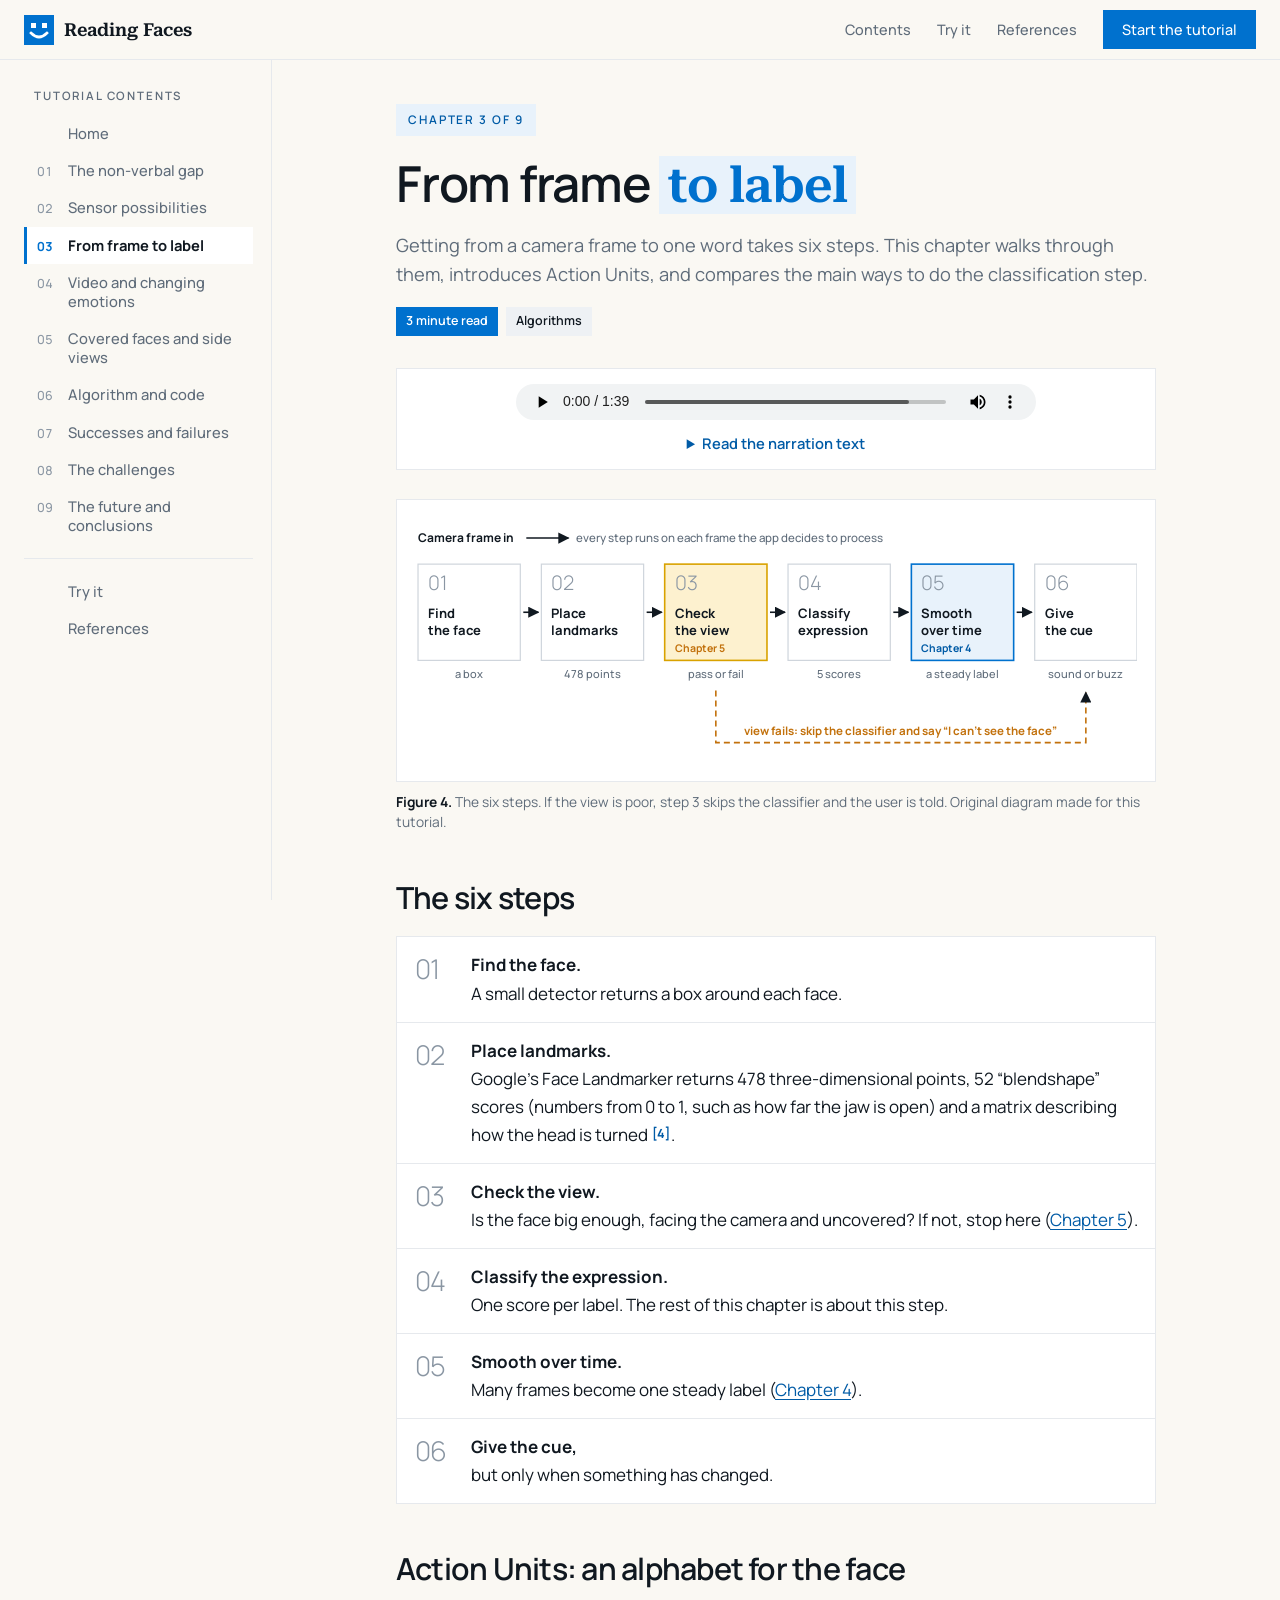
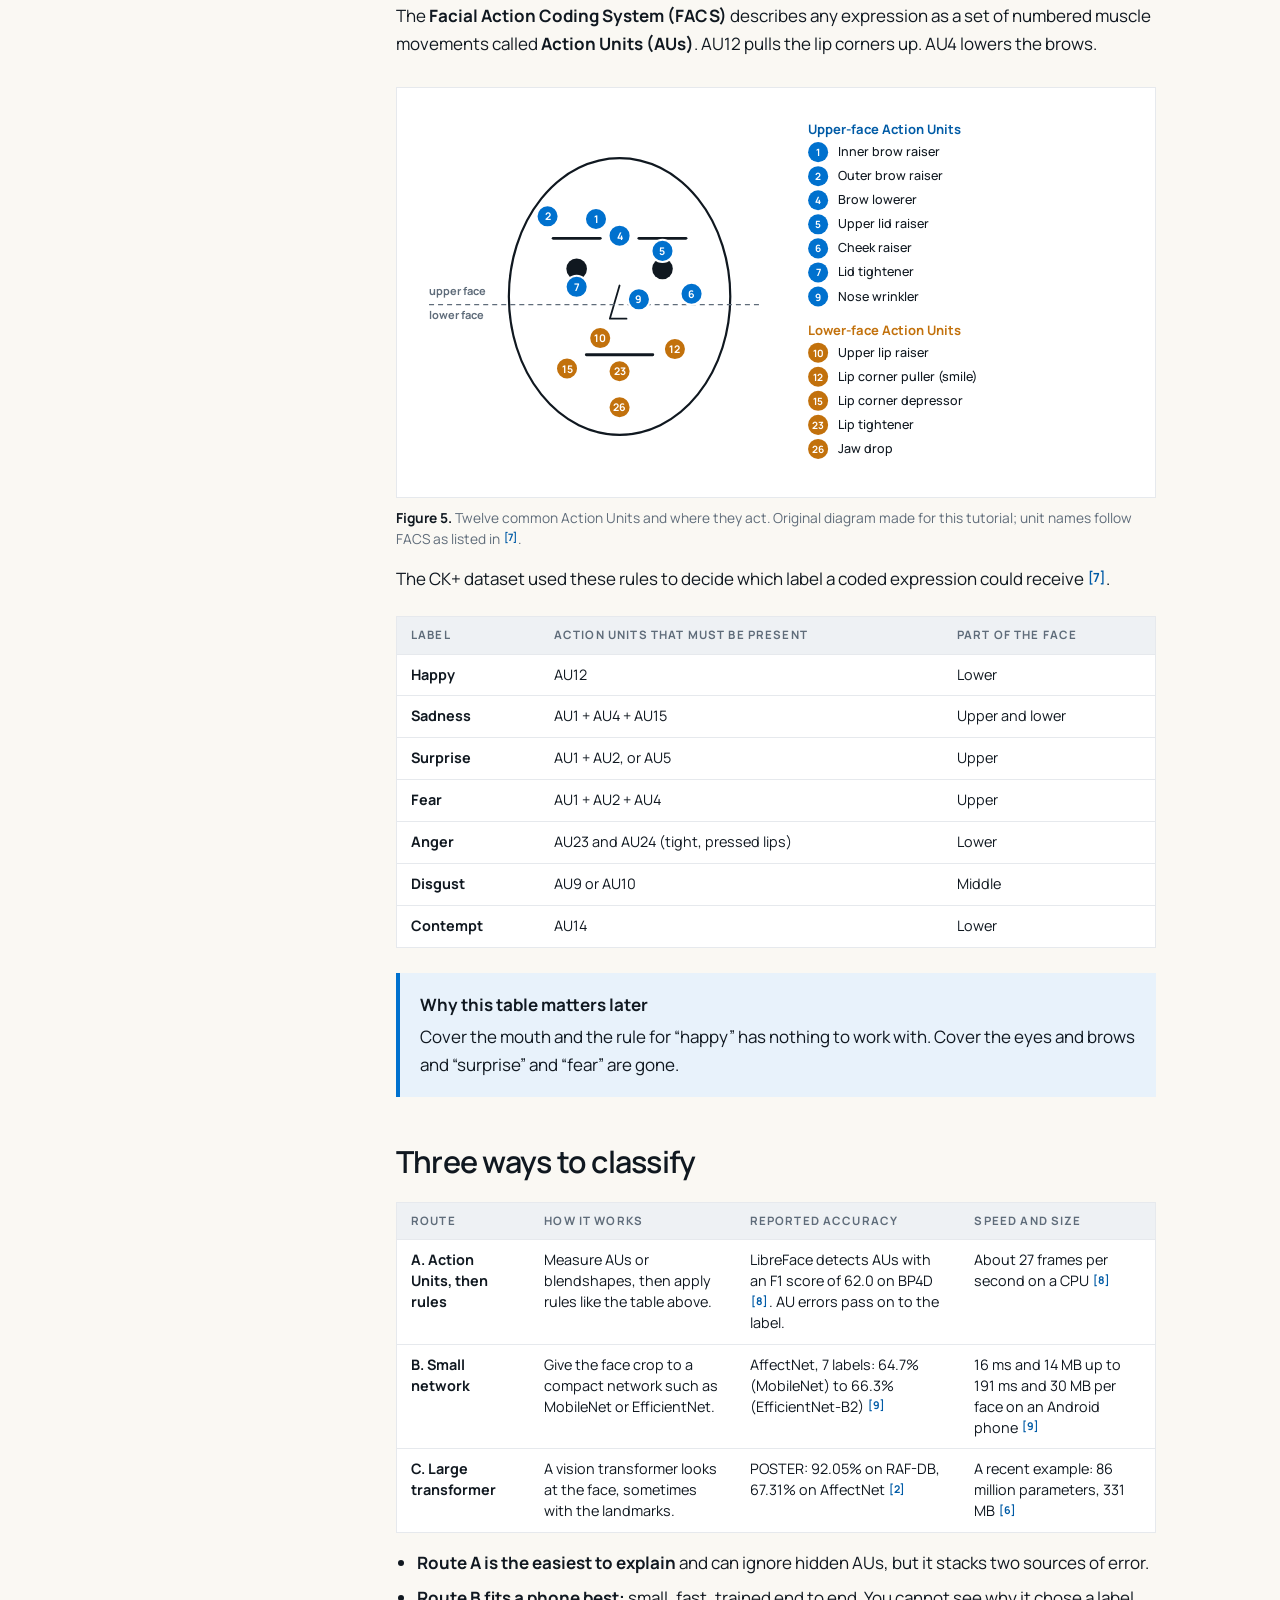
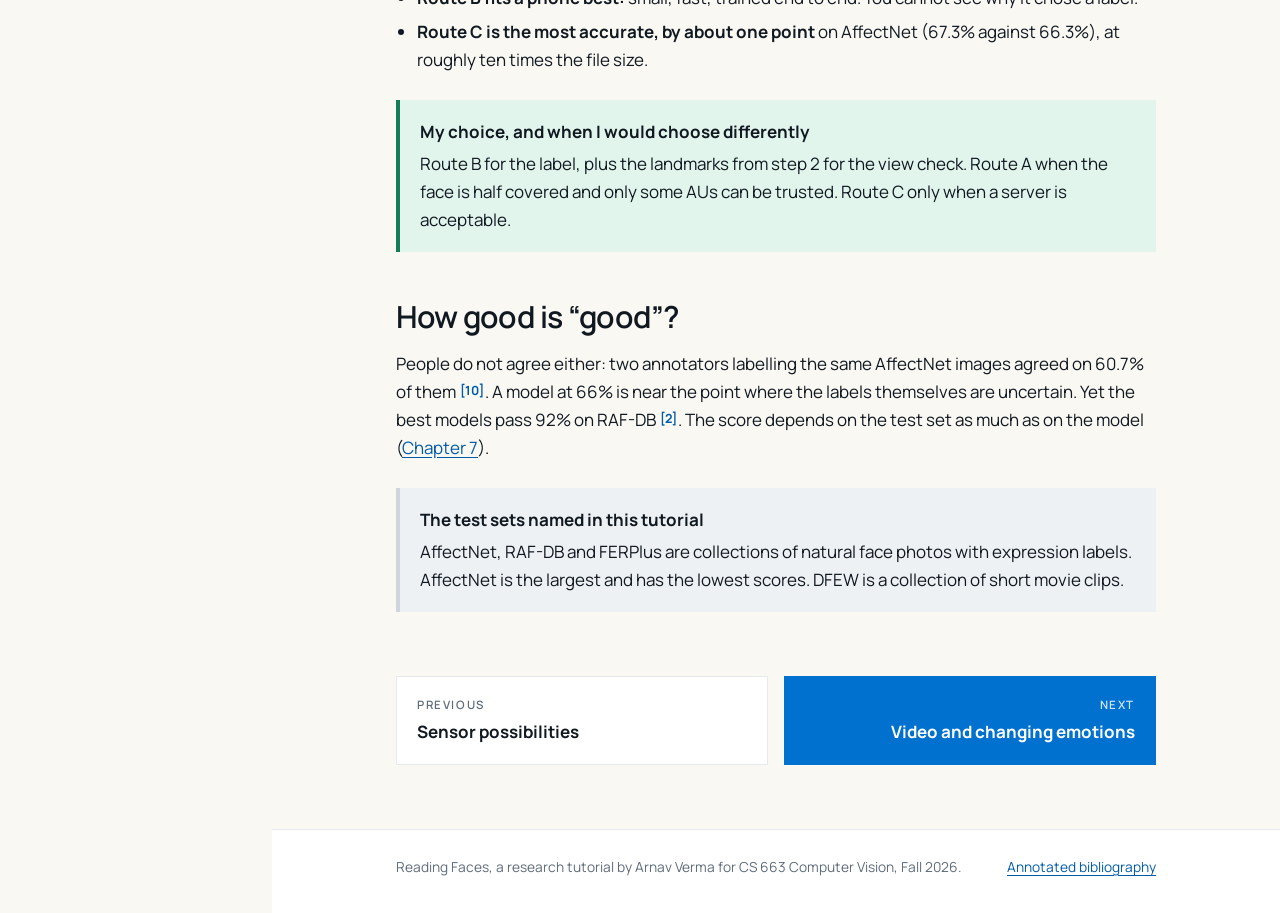
<file: pipeline.html>
<!DOCTYPE html>
<html lang="en">
<head>
<meta charset="utf-8">
<meta name="viewport" content="width=device-width, initial-scale=1">
<title>From frame to label | Reading Faces</title>
<meta name="description" content="The six-step pipeline from a camera frame to an expression label, Action Units, and three ways to classify an expression.">
<link rel="preconnect" href="https://fonts.googleapis.com">
<link rel="preconnect" href="https://fonts.gstatic.com" crossorigin>
<link href="https://fonts.googleapis.com/css2?family=Manrope:wght@300;400;500;600;700&amp;family=Roboto+Serif:wght@600&amp;display=swap" rel="stylesheet">
<link rel="stylesheet" href="css/style.css">
<link rel="icon" href="data:image/svg+xml,%3Csvg xmlns='http://www.w3.org/2000/svg' viewBox='0 0 30 30'%3E%3Crect width='30' height='30' fill='%230071ce'/%3E%3Crect x='7' y='8' width='5' height='5' fill='%23fff'/%3E%3Crect x='18' y='8' width='5' height='5' fill='%23fff'/%3E%3Cpath d='M7 18 Q15 26 23 18' fill='none' stroke='%23fff' stroke-width='2.6'/%3E%3C/svg%3E">
</head>
<body>
<a class="skip" href="#main">Skip to content</a>
<header class="site-header">
  <a class="brand" href="index.html"><svg viewBox="0 0 30 30" aria-hidden="true"><rect width="30" height="30" fill="#0071ce"/><rect x="7" y="8" width="5" height="5" fill="#fff"/><rect x="18" y="8" width="5" height="5" fill="#fff"/><path d="M7 18 Q15 26 23 18" fill="none" stroke="#fff" stroke-width="2.6" stroke-linecap="square"/></svg><span>Reading Faces</span></a>
  <nav class="top-links" aria-label="Main">
    <a href="index.html#contents" class="hide-sm">Contents</a>
    <a href="try.html" class="hide-sm">Try it</a>
    <a href="references.html" class="hide-sm">References</a>
    <a class="btn hide-sm" href="problem.html">Start the tutorial</a>
    <button class="menu-btn" type="button" aria-expanded="false" aria-controls="sidebar">Menu</button>
  </nav>
</header>
<div class="shell">
<nav class="sidebar" id="sidebar" aria-label="Tutorial contents">
<p class="sidebar-title">Tutorial contents</p>
<ol>
<li><a href="index.html"><span class="num"></span><span>Home</span></a></li>
<li><a href="problem.html"><span class="num">01</span><span>The non-verbal gap</span></a></li>
<li><a href="sensors.html"><span class="num">02</span><span>Sensor possibilities</span></a></li>
<li><a href="pipeline.html" aria-current="page"><span class="num">03</span><span>From frame to label</span></a></li>
<li><a href="video.html"><span class="num">04</span><span>Video and changing emotions</span></a></li>
<li><a href="occlusion.html"><span class="num">05</span><span>Covered faces and side views</span></a></li>
<li><a href="build.html"><span class="num">06</span><span>Algorithm and code</span></a></li>
<li><a href="results.html"><span class="num">07</span><span>Successes and failures</span></a></li>
<li><a href="challenges.html"><span class="num">08</span><span>The challenges</span></a></li>
<li><a href="future.html"><span class="num">09</span><span>The future and conclusions</span></a></li>
</ol><hr><ol>
<li><a href="try.html"><span class="num"></span><span>Try it</span></a></li>
<li><a href="references.html"><span class="num"></span><span>References</span></a></li>
</ol>
</nav>
<div class="content">
<main id="main" class="article">
<header class="chapter-head">
  <span class="eyebrow">Chapter 3 of 9</span>
  <h1>From frame <span class="mark">to label</span></h1>
  <p class="lead">Getting from a camera frame to one word takes six steps. This chapter walks through them, introduces Action Units, and compares the main ways to do the classification step.</p>
  <div class="meta-row"><span class="tag blue">3 minute read</span><span class="tag">Algorithms</span></div>
</header>
<section class="narration" aria-label="Narration for this page">
  <div class="narration-top">
    <audio controls preload="metadata" hidden>
      <source src="audio/03-pipeline.mp3" type="audio/mpeg">
      <source src="audio/03-pipeline.m4a" type="audio/mp4">
    </audio>
    <button type="button" class="speak" hidden>Play narration</button>
  </div>
  <details>
    <summary>Read the narration text</summary>
    <div class="transcript"><p>Chapter three, from frame to label.</p><p>The software works in six steps. It finds the face. It places landmarks on the eyes, brows, nose and mouth. It checks whether the view is good enough. It classifies the expression. It smooths the result over time. And it gives the cue to the user.</p><p>To describe expressions, researchers use the Facial Action Coding System. It breaks every expression into numbered muscle movements called Action Units. For example, Action Unit twelve pulls the lip corners up, which is a smile. Some units are on the upper face and some on the lower face. That matters later, because a mask hides the lower ones and sunglasses hide the upper ones.</p><p>There are three ways to classify. You can detect Action Units and apply rules. You can feed the face picture to a small neural network. Or you can use a large transformer. For a phone, I recommend the small network. It is almost as accurate as the large model, and it runs in a fraction of a second.</p><p>One warning about accuracy. Even human annotators agree on only about sixty percent of the images in the main test set.</p></div>
  </details>
</section>

<figure>
  <div class="fig-frame"><svg viewBox="0 0 720 244" role="img" aria-label="Six steps in a row: find the face, place landmarks, check the view, classify the expression, smooth over time, give the cue. A dashed path skips the classifier when the view check fails." xmlns="http://www.w3.org/2000/svg"><defs><marker id="ah" viewBox="0 0 10 10" refX="9" refY="5" markerWidth="7" markerHeight="7" orient="auto-start-reverse"><path d="M0 0 L10 5 L0 10 z" fill="#101820"/></marker><marker id="ahb" viewBox="0 0 10 10" refX="9" refY="5" markerWidth="7" markerHeight="7" orient="auto-start-reverse"><path d="M0 0 L10 5 L0 10 z" fill="#0071ce"/></marker><pattern id="hatch" width="6" height="6" patternUnits="userSpaceOnUse" patternTransform="rotate(45)"><rect width="6" height="6" fill="#fff"/><line x1="0" y1="0" x2="0" y2="6" stroke="#5f6c7a" stroke-width="1.6"/></pattern></defs><rect x="3" y="46" width="102" height="96" fill="#fff" stroke="#cfd5dc" stroke-width="1.2" /><text x="13" y="72" font-size="20" fill="#8a96a3" text-anchor="start" font-weight="300" >01</text><text x="13" y="100" font-size="13" fill="#101820" text-anchor="start" font-weight="700" >Find</text><text x="13" y="117" font-size="13" fill="#101820" text-anchor="start" font-weight="700" >the face</text><text x="54.0" y="160" font-size="11" fill="#5f6c7a" text-anchor="middle" font-weight="500" >a box</text><line x1="108" y1="94.0" x2="123" y2="94.0" stroke="#101820" stroke-width="1.6" marker-end="url(#ah)" /><rect x="126" y="46" width="102" height="96" fill="#fff" stroke="#cfd5dc" stroke-width="1.2" /><text x="136" y="72" font-size="20" fill="#8a96a3" text-anchor="start" font-weight="300" >02</text><text x="136" y="100" font-size="13" fill="#101820" text-anchor="start" font-weight="700" >Place</text><text x="136" y="117" font-size="13" fill="#101820" text-anchor="start" font-weight="700" >landmarks</text><text x="177.0" y="160" font-size="11" fill="#5f6c7a" text-anchor="middle" font-weight="500" >478 points</text><line x1="231" y1="94.0" x2="246" y2="94.0" stroke="#101820" stroke-width="1.6" marker-end="url(#ah)" /><rect x="249" y="46" width="102" height="96" fill="#fdf1cf" stroke="#d9a200" stroke-width="1.6" /><text x="259" y="72" font-size="20" fill="#8a96a3" text-anchor="start" font-weight="300" >03</text><text x="259" y="100" font-size="13" fill="#101820" text-anchor="start" font-weight="700" >Check</text><text x="259" y="117" font-size="13" fill="#101820" text-anchor="start" font-weight="700" >the view</text><text x="300.0" y="160" font-size="11" fill="#5f6c7a" text-anchor="middle" font-weight="500" >pass or fail</text><text x="259" y="134" font-size="10.5" fill="#c2710c" text-anchor="start" font-weight="700" >Chapter 5</text><line x1="354" y1="94.0" x2="369" y2="94.0" stroke="#101820" stroke-width="1.6" marker-end="url(#ah)" /><rect x="372" y="46" width="102" height="96" fill="#fff" stroke="#cfd5dc" stroke-width="1.2" /><text x="382" y="72" font-size="20" fill="#8a96a3" text-anchor="start" font-weight="300" >04</text><text x="382" y="100" font-size="13" fill="#101820" text-anchor="start" font-weight="700" >Classify</text><text x="382" y="117" font-size="13" fill="#101820" text-anchor="start" font-weight="700" >expression</text><text x="423.0" y="160" font-size="11" fill="#5f6c7a" text-anchor="middle" font-weight="500" >5 scores</text><line x1="477" y1="94.0" x2="492" y2="94.0" stroke="#101820" stroke-width="1.6" marker-end="url(#ah)" /><rect x="495" y="46" width="102" height="96" fill="#e8f2fb" stroke="#0071ce" stroke-width="1.6" /><text x="505" y="72" font-size="20" fill="#8a96a3" text-anchor="start" font-weight="300" >05</text><text x="505" y="100" font-size="13" fill="#101820" text-anchor="start" font-weight="700" >Smooth</text><text x="505" y="117" font-size="13" fill="#101820" text-anchor="start" font-weight="700" >over time</text><text x="546.0" y="160" font-size="11" fill="#5f6c7a" text-anchor="middle" font-weight="500" >a steady label</text><text x="505" y="134" font-size="10.5" fill="#005ba6" text-anchor="start" font-weight="700" >Chapter 4</text><line x1="600" y1="94.0" x2="615" y2="94.0" stroke="#101820" stroke-width="1.6" marker-end="url(#ah)" /><rect x="618" y="46" width="102" height="96" fill="#fff" stroke="#cfd5dc" stroke-width="1.2" /><text x="628" y="72" font-size="20" fill="#8a96a3" text-anchor="start" font-weight="300" >06</text><text x="628" y="100" font-size="13" fill="#101820" text-anchor="start" font-weight="700" >Give</text><text x="628" y="117" font-size="13" fill="#101820" text-anchor="start" font-weight="700" >the cue</text><text x="669.0" y="160" font-size="11" fill="#5f6c7a" text-anchor="middle" font-weight="500" >sound or buzz</text><text x="3" y="24" font-size="12" fill="#101820" text-anchor="start" font-weight="700" >Camera frame in</text><line x1="111" y1="20" x2="153" y2="20" stroke="#101820" stroke-width="1.6" marker-end="url(#ah)" /><text x="161" y="24" font-size="11.5" fill="#5f6c7a" text-anchor="start" font-weight="500" >every step runs on each frame the app decides to process</text><path d="M300.0 172 L300.0 224 L669.0 224 L669.0 174" fill="none" stroke="#c2710c" stroke-width="1.6" stroke-dasharray="6 4" marker-end="url(#ah)"/><text x="484.5" y="216" font-size="11.5" fill="#c2710c" text-anchor="middle" font-weight="700" >view fails: skip the classifier and say “I can't see the face”</text></svg></div>
  <figcaption><b>Figure 4.</b> The six steps. If the view is poor, step 3 skips the classifier and the user is told. Original diagram made for this tutorial.</figcaption>
</figure>

<h2>The six steps</h2>
<ol class="steps">
  <li><strong>Find the face.</strong> A small detector returns a box around each face.</li>
  <li><strong>Place landmarks.</strong> Google's Face Landmarker returns 478 three-dimensional points, 52 &ldquo;blendshape&rdquo; scores (numbers from 0 to 1, such as how far the jaw is open) and a matrix describing how the head is turned <a class="cite" href="references.html#ref-4" title="Reference 4">[4]</a>.</li>
  <li><strong>Check the view.</strong> Is the face big enough, facing the camera and uncovered? If not, stop here (<a href="occlusion.html">Chapter 5</a>).</li>
  <li><strong>Classify the expression.</strong> One score per label. The rest of this chapter is about this step.</li>
  <li><strong>Smooth over time.</strong> Many frames become one steady label (<a href="video.html">Chapter 4</a>).</li>
  <li><strong>Give the cue,</strong> but only when something has changed.</li>
</ol>

<h2>Action Units: an alphabet for the face</h2>
<p>The <strong>Facial Action Coding System (FACS)</strong> describes any expression as a set of numbered muscle movements called <strong>Action Units (AUs)</strong>. AU12 pulls the lip corners up. AU4 lowers the brows.</p>
<figure>
  <div class="fig-frame"><svg viewBox="0 0 720 372" role="img" aria-label="A face with numbered markers for twelve Action Units, seven on the upper face and five on the lower face." xmlns="http://www.w3.org/2000/svg"><defs><marker id="ah" viewBox="0 0 10 10" refX="9" refY="5" markerWidth="7" markerHeight="7" orient="auto-start-reverse"><path d="M0 0 L10 5 L0 10 z" fill="#101820"/></marker><marker id="ahb" viewBox="0 0 10 10" refX="9" refY="5" markerWidth="7" markerHeight="7" orient="auto-start-reverse"><path d="M0 0 L10 5 L0 10 z" fill="#0071ce"/></marker><pattern id="hatch" width="6" height="6" patternUnits="userSpaceOnUse" patternTransform="rotate(45)"><rect width="6" height="6" fill="#fff"/><line x1="0" y1="0" x2="0" y2="6" stroke="#5f6c7a" stroke-width="1.6"/></pattern></defs><g transform="translate(204,190)"><ellipse cx="0" cy="0" rx="110.4" ry="138.0" fill="#fff" stroke="#101820" stroke-width="2.2"/><g transform="translate(0.0,0) scale(1.00,1)"><line x1="-66.2" y1="-58.0" x2="-19.3" y2="-58.0" stroke="#101820" stroke-width="2.9" stroke-linecap="round"/><line x1="66.2" y1="-58.0" x2="19.3" y2="-58.0" stroke="#101820" stroke-width="2.9" stroke-linecap="round"/><circle cx="-42.8" cy="-27.6" r="10.3" fill="#101820"/><circle cx="42.8" cy="-27.6" r="10.3" fill="#101820"/><path d="M0 -11.0 L-9.7 22.1 L6.9 22.1" fill="none" stroke="#101820" stroke-width="1.8" stroke-linejoin="round" stroke-linecap="round"/><path d="M-33.1 58.0 L33.1 58.0" fill="none" stroke="#101820" stroke-width="2.9" stroke-linecap="round" stroke-linejoin="round"/></g></g><line x1="14" y1="198" x2="346" y2="198" stroke="#5f6c7a" stroke-width="1.2" stroke-dasharray="5 4"/><text x="14" y="188" font-size="11" fill="#5f6c7a" text-anchor="start" font-weight="700" >upper face</text><text x="14" y="212" font-size="11" fill="#5f6c7a" text-anchor="start" font-weight="700" >lower face</text><circle cx="180.5" cy="112.7" r="11" fill="#0071ce" stroke="#fff" stroke-width="2"/><text x="180.5" y="116.7" font-size="10.5" fill="#fff" text-anchor="middle" font-weight="700" >1</text><circle cx="132.2" cy="110.0" r="11" fill="#0071ce" stroke="#fff" stroke-width="2"/><text x="132.2" y="114.0" font-size="10.5" fill="#fff" text-anchor="middle" font-weight="700" >2</text><circle cx="204.0" cy="129.3" r="11" fill="#0071ce" stroke="#fff" stroke-width="2"/><text x="204.0" y="133.3" font-size="10.5" fill="#fff" text-anchor="middle" font-weight="700" >4</text><circle cx="246.8" cy="144.5" r="11" fill="#0071ce" stroke="#fff" stroke-width="2"/><text x="246.8" y="148.5" font-size="10.5" fill="#fff" text-anchor="middle" font-weight="700" >5</text><circle cx="275.8" cy="187.2" r="11" fill="#0071ce" stroke="#fff" stroke-width="2"/><text x="275.8" y="191.2" font-size="10.5" fill="#fff" text-anchor="middle" font-weight="700" >6</text><circle cx="161.2" cy="180.3" r="11" fill="#0071ce" stroke="#fff" stroke-width="2"/><text x="161.2" y="184.3" font-size="10.5" fill="#fff" text-anchor="middle" font-weight="700" >7</text><circle cx="223.3" cy="192.8" r="11" fill="#0071ce" stroke="#fff" stroke-width="2"/><text x="223.3" y="196.8" font-size="10.5" fill="#fff" text-anchor="middle" font-weight="700" >9</text><circle cx="184.7" cy="231.4" r="11" fill="#c2710c" stroke="#fff" stroke-width="2"/><text x="184.7" y="235.4" font-size="10.5" fill="#fff" text-anchor="middle" font-weight="700" >10</text><circle cx="259.2" cy="242.4" r="11" fill="#c2710c" stroke="#fff" stroke-width="2"/><text x="259.2" y="246.4" font-size="10.5" fill="#fff" text-anchor="middle" font-weight="700" >12</text><circle cx="151.6" cy="261.8" r="11" fill="#c2710c" stroke="#fff" stroke-width="2"/><text x="151.6" y="265.8" font-size="10.5" fill="#fff" text-anchor="middle" font-weight="700" >15</text><circle cx="204.0" cy="264.5" r="11" fill="#c2710c" stroke="#fff" stroke-width="2"/><text x="204.0" y="268.5" font-size="10.5" fill="#fff" text-anchor="middle" font-weight="700" >23</text><circle cx="204.0" cy="300.4" r="11" fill="#c2710c" stroke="#fff" stroke-width="2"/><text x="204.0" y="304.4" font-size="10.5" fill="#fff" text-anchor="middle" font-weight="700" >26</text><text x="392" y="28" font-size="13" fill="#005ba6" text-anchor="start" font-weight="700" >Upper-face Action Units</text><circle cx="402" cy="46" r="10" fill="#0071ce"/><text x="402" y="50" font-size="10" fill="#fff" text-anchor="middle" font-weight="700" >1</text><text x="422" y="50" font-size="12.5" fill="#101820" text-anchor="start" font-weight="500" >Inner brow raiser</text><circle cx="402" cy="70" r="10" fill="#0071ce"/><text x="402" y="74" font-size="10" fill="#fff" text-anchor="middle" font-weight="700" >2</text><text x="422" y="74" font-size="12.5" fill="#101820" text-anchor="start" font-weight="500" >Outer brow raiser</text><circle cx="402" cy="94" r="10" fill="#0071ce"/><text x="402" y="98" font-size="10" fill="#fff" text-anchor="middle" font-weight="700" >4</text><text x="422" y="98" font-size="12.5" fill="#101820" text-anchor="start" font-weight="500" >Brow lowerer</text><circle cx="402" cy="118" r="10" fill="#0071ce"/><text x="402" y="122" font-size="10" fill="#fff" text-anchor="middle" font-weight="700" >5</text><text x="422" y="122" font-size="12.5" fill="#101820" text-anchor="start" font-weight="500" >Upper lid raiser</text><circle cx="402" cy="142" r="10" fill="#0071ce"/><text x="402" y="146" font-size="10" fill="#fff" text-anchor="middle" font-weight="700" >6</text><text x="422" y="146" font-size="12.5" fill="#101820" text-anchor="start" font-weight="500" >Cheek raiser</text><circle cx="402" cy="166" r="10" fill="#0071ce"/><text x="402" y="170" font-size="10" fill="#fff" text-anchor="middle" font-weight="700" >7</text><text x="422" y="170" font-size="12.5" fill="#101820" text-anchor="start" font-weight="500" >Lid tightener</text><circle cx="402" cy="190" r="10" fill="#0071ce"/><text x="402" y="194" font-size="10" fill="#fff" text-anchor="middle" font-weight="700" >9</text><text x="422" y="194" font-size="12.5" fill="#101820" text-anchor="start" font-weight="500" >Nose wrinkler</text><text x="392" y="228" font-size="13" fill="#c2710c" text-anchor="start" font-weight="700" >Lower-face Action Units</text><circle cx="402" cy="246" r="10" fill="#c2710c"/><text x="402" y="250" font-size="10" fill="#fff" text-anchor="middle" font-weight="700" >10</text><text x="422" y="250" font-size="12.5" fill="#101820" text-anchor="start" font-weight="500" >Upper lip raiser</text><circle cx="402" cy="270" r="10" fill="#c2710c"/><text x="402" y="274" font-size="10" fill="#fff" text-anchor="middle" font-weight="700" >12</text><text x="422" y="274" font-size="12.5" fill="#101820" text-anchor="start" font-weight="500" >Lip corner puller (smile)</text><circle cx="402" cy="294" r="10" fill="#c2710c"/><text x="402" y="298" font-size="10" fill="#fff" text-anchor="middle" font-weight="700" >15</text><text x="422" y="298" font-size="12.5" fill="#101820" text-anchor="start" font-weight="500" >Lip corner depressor</text><circle cx="402" cy="318" r="10" fill="#c2710c"/><text x="402" y="322" font-size="10" fill="#fff" text-anchor="middle" font-weight="700" >23</text><text x="422" y="322" font-size="12.5" fill="#101820" text-anchor="start" font-weight="500" >Lip tightener</text><circle cx="402" cy="342" r="10" fill="#c2710c"/><text x="402" y="346" font-size="10" fill="#fff" text-anchor="middle" font-weight="700" >26</text><text x="422" y="346" font-size="12.5" fill="#101820" text-anchor="start" font-weight="500" >Jaw drop</text><text x="392" y="384" font-size="11.5" fill="#5f6c7a" text-anchor="start" font-weight="500" >A mask hides the amber units.</text><text x="392" y="400" font-size="11.5" fill="#5f6c7a" text-anchor="start" font-weight="500" >Sunglasses hide most of the blue ones.</text></svg></div>
  <figcaption><b>Figure 5.</b> Twelve common Action Units and where they act. Original diagram made for this tutorial; unit names follow FACS as listed in <a class="cite" href="references.html#ref-7" title="Reference 7">[7]</a>.</figcaption>
</figure>
<p>The CK+ dataset used these rules to decide which label a coded expression could receive <a class="cite" href="references.html#ref-7" title="Reference 7">[7]</a>.</p>
<div class="table-wrap">
<table>
  <thead><tr><th>Label</th><th>Action Units that must be present</th><th>Part of the face</th></tr></thead>
  <tbody>
    <tr><th scope="row">Happy</th><td>AU12</td><td>Lower</td></tr>
    <tr><th scope="row">Sadness</th><td>AU1 + AU4 + AU15</td><td>Upper and lower</td></tr>
    <tr><th scope="row">Surprise</th><td>AU1 + AU2, or AU5</td><td>Upper</td></tr>
    <tr><th scope="row">Fear</th><td>AU1 + AU2 + AU4</td><td>Upper</td></tr>
    <tr><th scope="row">Anger</th><td>AU23 and AU24 (tight, pressed lips)</td><td>Lower</td></tr>
    <tr><th scope="row">Disgust</th><td>AU9 or AU10</td><td>Middle</td></tr>
    <tr><th scope="row">Contempt</th><td>AU14</td><td>Lower</td></tr>
  </tbody>
</table>
</div>
<div class="note">
  <span class="note-title">Why this table matters later</span>
  Cover the mouth and the rule for &ldquo;happy&rdquo; has nothing to work with. Cover the eyes and brows and &ldquo;surprise&rdquo; and &ldquo;fear&rdquo; are gone.
</div>

<h2>Three ways to classify</h2>
<div class="table-wrap">
<table>
  <thead><tr><th>Route</th><th>How it works</th><th>Reported accuracy</th><th>Speed and size</th></tr></thead>
  <tbody>
    <tr><th scope="row">A. Action Units, then rules</th><td>Measure AUs or blendshapes, then apply rules like the table above.</td><td>LibreFace detects AUs with an F1 score of 62.0 on BP4D <a class="cite" href="references.html#ref-8" title="Reference 8">[8]</a>. AU errors pass on to the label.</td><td>About 27 frames per second on a CPU <a class="cite" href="references.html#ref-8" title="Reference 8">[8]</a></td></tr>
    <tr><th scope="row">B. Small network</th><td>Give the face crop to a compact network such as MobileNet or EfficientNet.</td><td>AffectNet, 7 labels: 64.7% (MobileNet) to 66.3% (EfficientNet-B2) <a class="cite" href="references.html#ref-9" title="Reference 9">[9]</a></td><td>16 ms and 14 MB up to 191 ms and 30 MB per face on an Android phone <a class="cite" href="references.html#ref-9" title="Reference 9">[9]</a></td></tr>
    <tr><th scope="row">C. Large transformer</th><td>A vision transformer looks at the face, sometimes with the landmarks.</td><td>POSTER: 92.05% on RAF-DB, 67.31% on AffectNet <a class="cite" href="references.html#ref-2" title="Reference 2">[2]</a></td><td>A recent example: 86 million parameters, 331 MB <a class="cite" href="references.html#ref-6" title="Reference 6">[6]</a></td></tr>
  </tbody>
</table>
</div>
<ul>
  <li><strong>Route A is the easiest to explain</strong> and can ignore hidden AUs, but it stacks two sources of error.</li>
  <li><strong>Route B fits a phone best:</strong> small, fast, trained end to end. You cannot see why it chose a label.</li>
  <li><strong>Route C is the most accurate, by about one point</strong> on AffectNet (67.3% against 66.3%), at roughly ten times the file size.</li>
</ul>
<div class="note good">
  <span class="note-title">My choice, and when I would choose differently</span>
  Route B for the label, plus the landmarks from step 2 for the view check. Route A when the face is half covered and only some AUs can be trusted. Route C only when a server is acceptable.
</div>

<h2>How good is &ldquo;good&rdquo;?</h2>
<p>People do not agree either: two annotators labelling the same AffectNet images agreed on 60.7% of them <a class="cite" href="references.html#ref-10" title="Reference 10">[10]</a>. A model at 66% is near the point where the labels themselves are uncertain. Yet the best models pass 92% on RAF-DB <a class="cite" href="references.html#ref-2" title="Reference 2">[2]</a>. The score depends on the test set as much as on the model (<a href="results.html">Chapter 7</a>).</p>
<div class="note plain">
  <span class="note-title">The test sets named in this tutorial</span>
  AffectNet, RAF-DB and FERPlus are collections of natural face photos with expression labels. AffectNet is the largest and has the lowest scores. DFEW is a collection of short movie clips.
</div>

<nav class="pager" aria-label="Previous and next page">
<a class="prev" href="sensors.html"><span class="dir">Previous</span><span class="ttl">Sensor possibilities</span></a>
<a class="next" href="video.html"><span class="dir">Next</span><span class="ttl">Video and changing emotions</span></a>
</nav>
</main>
<footer class="site-footer">
  <div class="article">
    <span>Reading Faces, a research tutorial by Arnav Verma for CS 663 Computer Vision, Fall 2026.</span>
    <span><a href="references.html">Annotated bibliography</a></span>
  </div>
</footer>
</div>
</div>
<script src="js/site.js"></script>
</body>
</html>
</file>
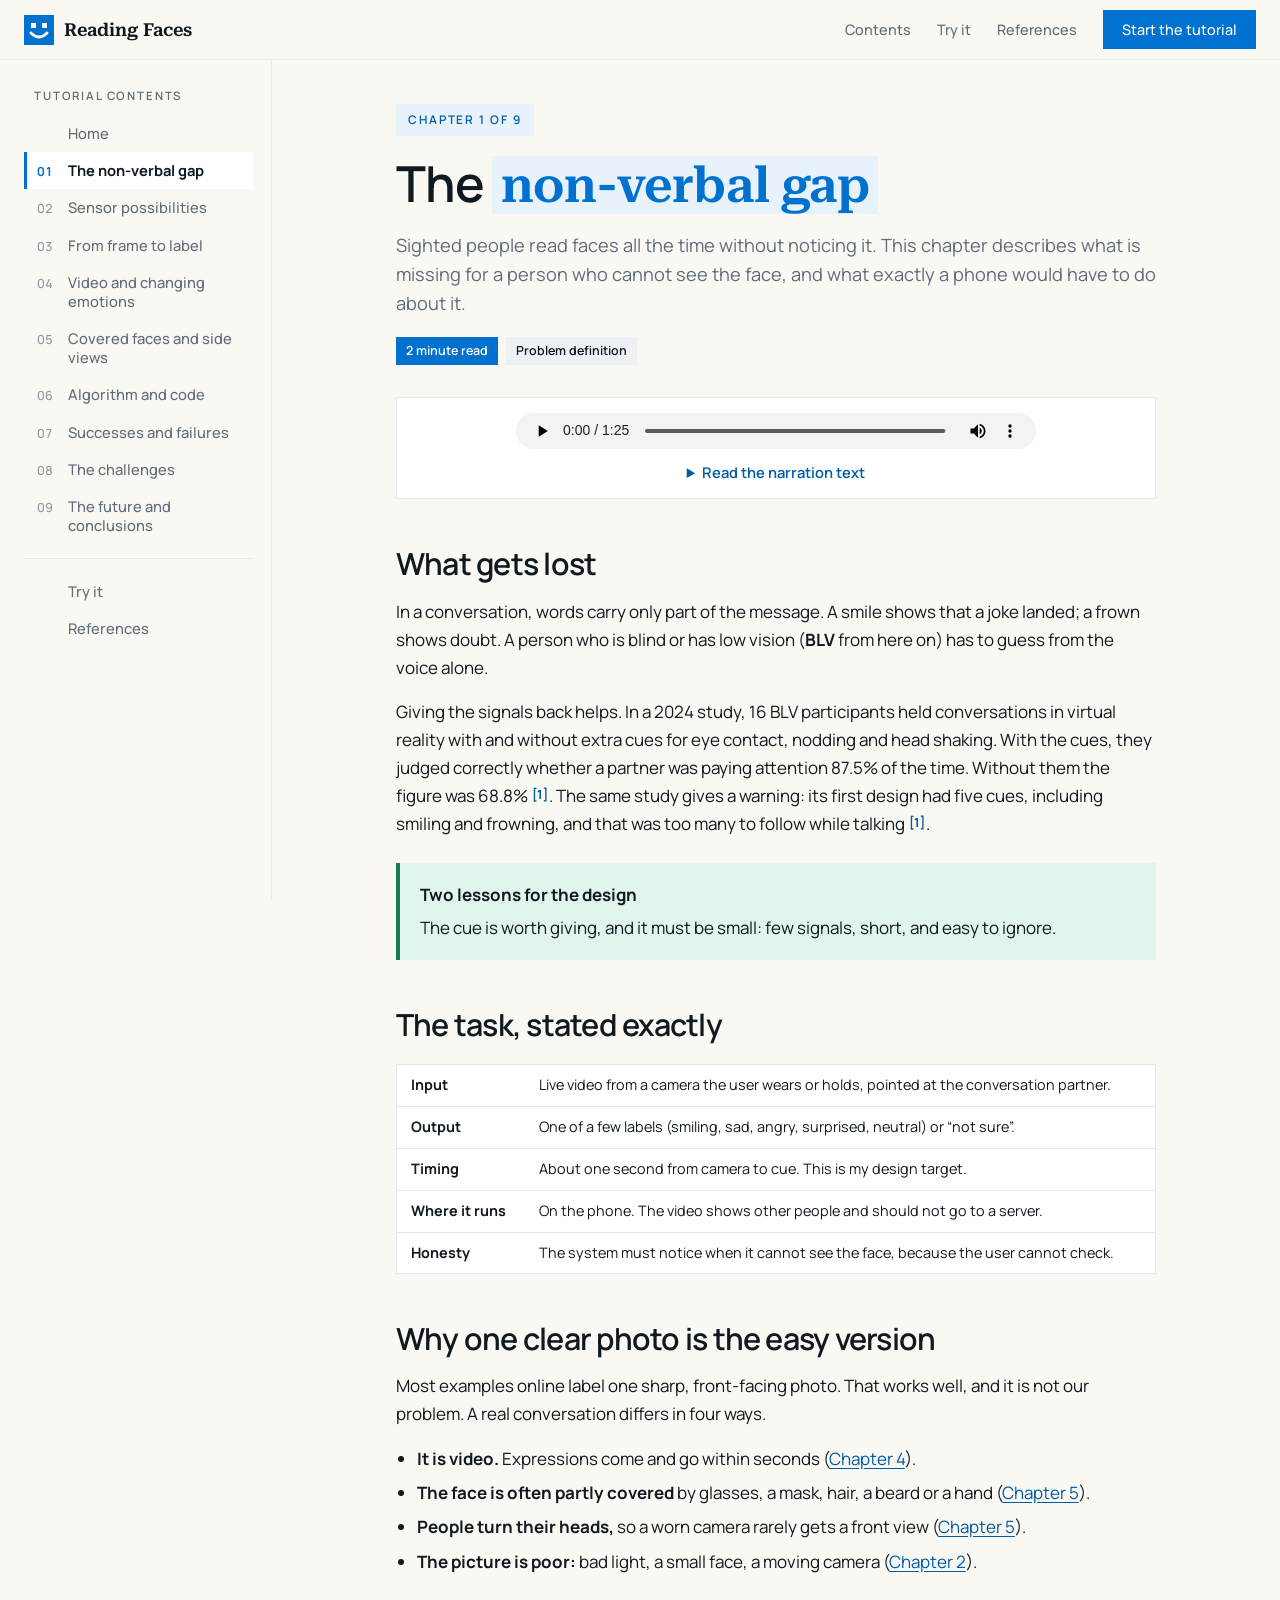
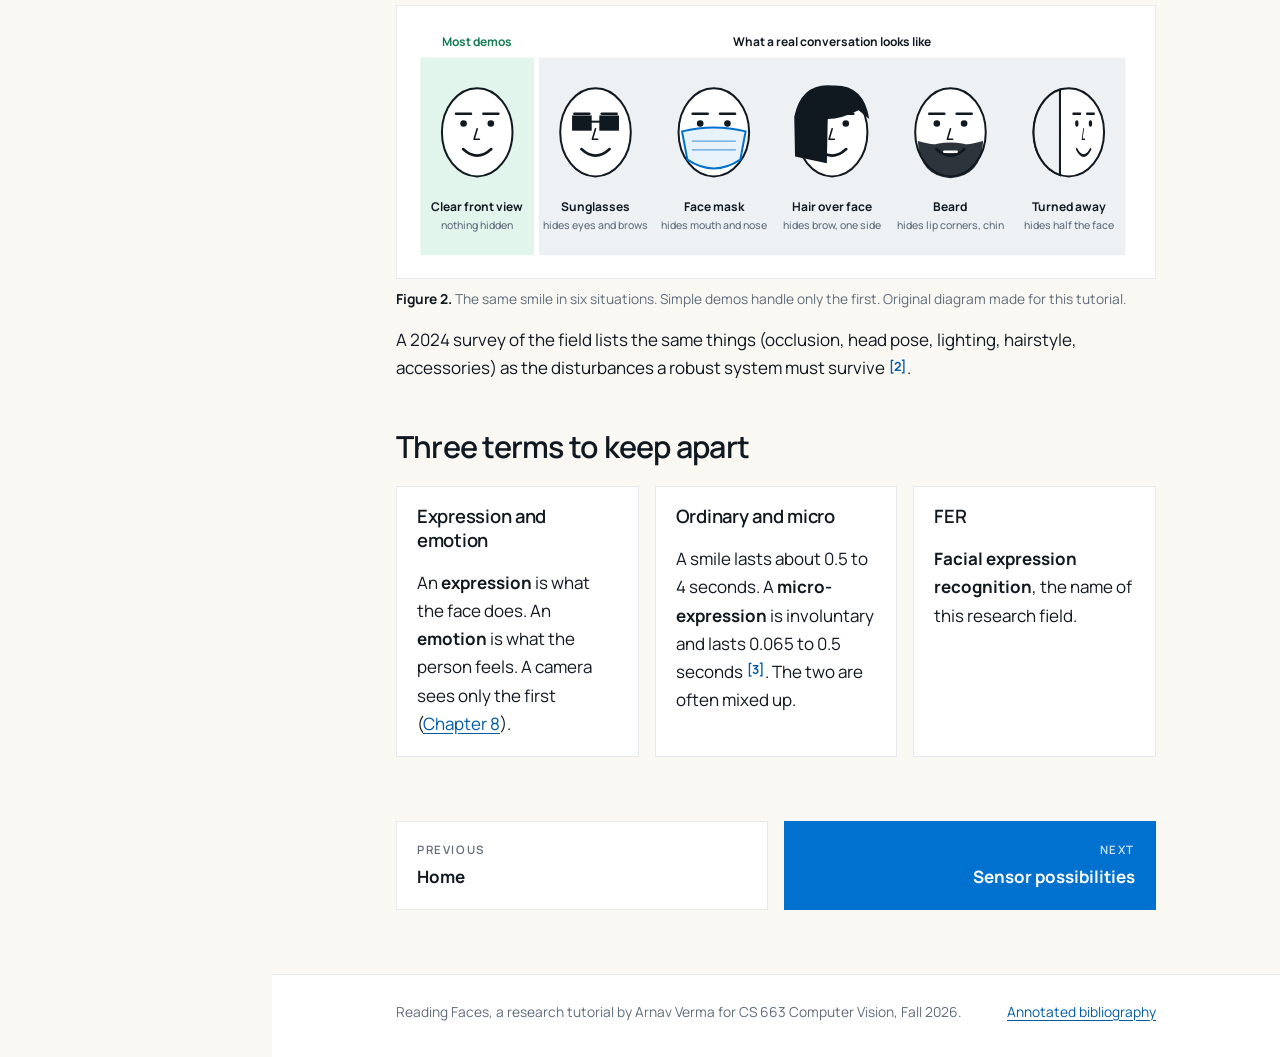
<file: problem.html>
<!DOCTYPE html>
<html lang="en">
<head>
<meta charset="utf-8">
<meta name="viewport" content="width=device-width, initial-scale=1">
<title>The non-verbal gap | Reading Faces</title>
<meta name="description" content="What blind and low-vision people miss in face-to-face conversation and the exact task a phone has to solve.">
<link rel="preconnect" href="https://fonts.googleapis.com">
<link rel="preconnect" href="https://fonts.gstatic.com" crossorigin>
<link href="https://fonts.googleapis.com/css2?family=Manrope:wght@300;400;500;600;700&amp;family=Roboto+Serif:wght@600&amp;display=swap" rel="stylesheet">
<link rel="stylesheet" href="css/style.css">
<link rel="icon" href="data:image/svg+xml,%3Csvg xmlns='http://www.w3.org/2000/svg' viewBox='0 0 30 30'%3E%3Crect width='30' height='30' fill='%230071ce'/%3E%3Crect x='7' y='8' width='5' height='5' fill='%23fff'/%3E%3Crect x='18' y='8' width='5' height='5' fill='%23fff'/%3E%3Cpath d='M7 18 Q15 26 23 18' fill='none' stroke='%23fff' stroke-width='2.6'/%3E%3C/svg%3E">
</head>
<body>
<a class="skip" href="#main">Skip to content</a>
<header class="site-header">
  <a class="brand" href="index.html"><svg viewBox="0 0 30 30" aria-hidden="true"><rect width="30" height="30" fill="#0071ce"/><rect x="7" y="8" width="5" height="5" fill="#fff"/><rect x="18" y="8" width="5" height="5" fill="#fff"/><path d="M7 18 Q15 26 23 18" fill="none" stroke="#fff" stroke-width="2.6" stroke-linecap="square"/></svg><span>Reading Faces</span></a>
  <nav class="top-links" aria-label="Main">
    <a href="index.html#contents" class="hide-sm">Contents</a>
    <a href="try.html" class="hide-sm">Try it</a>
    <a href="references.html" class="hide-sm">References</a>
    <a class="btn hide-sm" href="problem.html">Start the tutorial</a>
    <button class="menu-btn" type="button" aria-expanded="false" aria-controls="sidebar">Menu</button>
  </nav>
</header>
<div class="shell">
<nav class="sidebar" id="sidebar" aria-label="Tutorial contents">
<p class="sidebar-title">Tutorial contents</p>
<ol>
<li><a href="index.html"><span class="num"></span><span>Home</span></a></li>
<li><a href="problem.html" aria-current="page"><span class="num">01</span><span>The non-verbal gap</span></a></li>
<li><a href="sensors.html"><span class="num">02</span><span>Sensor possibilities</span></a></li>
<li><a href="pipeline.html"><span class="num">03</span><span>From frame to label</span></a></li>
<li><a href="video.html"><span class="num">04</span><span>Video and changing emotions</span></a></li>
<li><a href="occlusion.html"><span class="num">05</span><span>Covered faces and side views</span></a></li>
<li><a href="build.html"><span class="num">06</span><span>Algorithm and code</span></a></li>
<li><a href="results.html"><span class="num">07</span><span>Successes and failures</span></a></li>
<li><a href="challenges.html"><span class="num">08</span><span>The challenges</span></a></li>
<li><a href="future.html"><span class="num">09</span><span>The future and conclusions</span></a></li>
</ol><hr><ol>
<li><a href="try.html"><span class="num"></span><span>Try it</span></a></li>
<li><a href="references.html"><span class="num"></span><span>References</span></a></li>
</ol>
</nav>
<div class="content">
<main id="main" class="article">
<header class="chapter-head">
  <span class="eyebrow">Chapter 1 of 9</span>
  <h1>The <span class="mark">non-verbal gap</span></h1>
  <p class="lead">Sighted people read faces all the time without noticing it. This chapter describes what is missing for a person who cannot see the face, and what exactly a phone would have to do about it.</p>
  <div class="meta-row"><span class="tag blue">2 minute read</span><span class="tag">Problem definition</span></div>
</header>
<section class="narration" aria-label="Narration for this page">
  <div class="narration-top">
    <audio controls preload="metadata" hidden>
      <source src="audio/01-problem.mp3" type="audio/mpeg">
      <source src="audio/01-problem.m4a" type="audio/mp4">
    </audio>
    <button type="button" class="speak" hidden>Play narration</button>
  </div>
  <details>
    <summary>Read the narration text</summary>
    <div class="transcript"><p>Chapter one, the non-verbal gap.</p><p>When people talk face to face, the words are only part of the message. A smile, a frown or raised eyebrows tell you how your words were received. A person who is blind or has low vision does not get these signals.</p><p>Research shows that giving such cues back helps. In a 2024 study, blind and low-vision participants judged much better whether a partner was paying attention when they received extra cues. The same study also found that too many cues at once are hard to follow.</p><p>So the task is this. A camera films the conversation partner. Software on the phone decides which expression is on the face. The user gets one short cue, within about a second.</p><p>The easy version of this problem uses one clear photo from the front. A real conversation is video, with covered faces, turned heads and poor light. Those hard cases are what the rest of this tutorial is about.</p><p>Finally, keep two things apart. An expression is what the face does. An emotion is what the person feels. The camera only sees the first one.</p></div>
  </details>
</section>

<h2>What gets lost</h2>
<p>In a conversation, words carry only part of the message. A smile shows that a joke landed; a frown shows doubt. A person who is blind or has low vision (<strong>BLV</strong> from here on) has to guess from the voice alone.</p>
<p>Giving the signals back helps. In a 2024 study, 16 BLV participants held conversations in virtual reality with and without extra cues for eye contact, nodding and head shaking. With the cues, they judged correctly whether a partner was paying attention 87.5% of the time. Without them the figure was 68.8% <a class="cite" href="references.html#ref-1" title="Reference 1">[1]</a>. The same study gives a warning: its first design had five cues, including smiling and frowning, and that was too many to follow while talking <a class="cite" href="references.html#ref-1" title="Reference 1">[1]</a>.</p>
<div class="note good">
  <span class="note-title">Two lessons for the design</span>
  The cue is worth giving, and it must be small: few signals, short, and easy to ignore.
</div>

<h2>The task, stated exactly</h2>
<div class="table-wrap">
<table>
  <tbody>
    <tr><th scope="row">Input</th><td>Live video from a camera the user wears or holds, pointed at the conversation partner.</td></tr>
    <tr><th scope="row">Output</th><td>One of a few labels (smiling, sad, angry, surprised, neutral) or &ldquo;not sure&rdquo;.</td></tr>
    <tr><th scope="row">Timing</th><td>About one second from camera to cue. This is my design target.</td></tr>
    <tr><th scope="row">Where it runs</th><td>On the phone. The video shows other people and should not go to a server.</td></tr>
    <tr><th scope="row">Honesty</th><td>The system must notice when it cannot see the face, because the user cannot check.</td></tr>
  </tbody>
</table>
</div>

<h2>Why one clear photo is the easy version</h2>
<p>Most examples online label one sharp, front-facing photo. That works well, and it is not our problem. A real conversation differs in four ways.</p>
<ul>
  <li><strong>It is video.</strong> Expressions come and go within seconds (<a href="video.html">Chapter 4</a>).</li>
  <li><strong>The face is often partly covered</strong> by glasses, a mask, hair, a beard or a hand (<a href="occlusion.html">Chapter 5</a>).</li>
  <li><strong>People turn their heads,</strong> so a worn camera rarely gets a front view (<a href="occlusion.html">Chapter 5</a>).</li>
  <li><strong>The picture is poor:</strong> bad light, a small face, a moving camera (<a href="sensors.html">Chapter 2</a>).</li>
</ul>
<figure>
  <div class="fig-frame"><svg viewBox="0 0 720 236" role="img" aria-label="Six drawings of the same smiling face: one clear front view, and five everyday cases with sunglasses, a mask, hair, a beard, and the head turned away." xmlns="http://www.w3.org/2000/svg"><defs><marker id="ah" viewBox="0 0 10 10" refX="9" refY="5" markerWidth="7" markerHeight="7" orient="auto-start-reverse"><path d="M0 0 L10 5 L0 10 z" fill="#101820"/></marker><marker id="ahb" viewBox="0 0 10 10" refX="9" refY="5" markerWidth="7" markerHeight="7" orient="auto-start-reverse"><path d="M0 0 L10 5 L0 10 z" fill="#0071ce"/></marker><pattern id="hatch" width="6" height="6" patternUnits="userSpaceOnUse" patternTransform="rotate(45)"><rect width="6" height="6" fill="#fff"/><line x1="0" y1="0" x2="0" y2="6" stroke="#5f6c7a" stroke-width="1.6"/></pattern></defs><rect x="6" y="34" width="112" height="196" fill="#e2f5ec" stroke="#e2f5ec" stroke-width="1.2" /><rect x="124" y="34" width="584" height="196" fill="#eef1f4" stroke="#eef1f4" stroke-width="1.2" /><text x="62.0" y="22" font-size="12" fill="#167c57" text-anchor="middle" font-weight="700" >Most demos</text><text x="416.0" y="22" font-size="12" fill="#101820" text-anchor="middle" font-weight="700" >What a real conversation looks like</text><g transform="translate(62.0,108)"><ellipse cx="0" cy="0" rx="35.2" ry="44.0" fill="#fff" stroke="#101820" stroke-width="2.0"/><g transform="translate(0.0,0) scale(1.00,1)"><line x1="-21.1" y1="-18.5" x2="-6.2" y2="-18.5" stroke="#101820" stroke-width="2.6" stroke-linecap="round"/><line x1="21.1" y1="-18.5" x2="6.2" y2="-18.5" stroke="#101820" stroke-width="2.6" stroke-linecap="round"/><circle cx="-13.6" cy="-8.8" r="3.3" fill="#101820"/><circle cx="13.6" cy="-8.8" r="3.3" fill="#101820"/><path d="M0 -3.5 L-3.1 7.0 L2.2 7.0" fill="none" stroke="#101820" stroke-width="1.6" stroke-linejoin="round" stroke-linecap="round"/><path d="M-14.1 16.7 Q0 29.9 14.1 16.7" fill="none" stroke="#101820" stroke-width="2.6" stroke-linecap="round" stroke-linejoin="round"/></g></g><text x="62.0" y="186" font-size="12" fill="#101820" text-anchor="middle" font-weight="700" >Clear front view</text><text x="62.0" y="204" font-size="10.5" fill="#5f6c7a" text-anchor="middle" font-weight="500" >nothing hidden</text><g transform="translate(180.0,108)"><ellipse cx="0" cy="0" rx="35.2" ry="44.0" fill="#fff" stroke="#101820" stroke-width="2.0"/><g transform="translate(0.0,0) scale(1.00,1)"><line x1="-21.1" y1="-18.5" x2="-6.2" y2="-18.5" stroke="#101820" stroke-width="2.6" stroke-linecap="round"/><line x1="21.1" y1="-18.5" x2="6.2" y2="-18.5" stroke="#101820" stroke-width="2.6" stroke-linecap="round"/><circle cx="-13.6" cy="-8.8" r="3.3" fill="#101820"/><circle cx="13.6" cy="-8.8" r="3.3" fill="#101820"/><path d="M0 -3.5 L-3.1 7.0 L2.2 7.0" fill="none" stroke="#101820" stroke-width="1.6" stroke-linejoin="round" stroke-linecap="round"/><path d="M-14.1 16.7 Q0 29.9 14.1 16.7" fill="none" stroke="#101820" stroke-width="2.6" stroke-linecap="round" stroke-linejoin="round"/><rect x="-22.4" y="-15.8" width="17.6" height="13.2" fill="#101820" stroke="#101820" stroke-width="2.0"/><rect x="4.8" y="-15.8" width="17.6" height="13.2" fill="#101820" stroke="#101820" stroke-width="2.0"/><line x1="-4.8" y1="-10.6" x2="4.8" y2="-10.6" stroke="#101820" stroke-width="2.0"/></g></g><text x="180.0" y="186" font-size="12" fill="#101820" text-anchor="middle" font-weight="700" >Sunglasses</text><text x="180.0" y="204" font-size="10.5" fill="#5f6c7a" text-anchor="middle" font-weight="500" >hides eyes and brows</text><g transform="translate(298.0,108)"><ellipse cx="0" cy="0" rx="35.2" ry="44.0" fill="#fff" stroke="#101820" stroke-width="2.0"/><g transform="translate(0.0,0) scale(1.00,1)"><line x1="-21.1" y1="-18.5" x2="-6.2" y2="-18.5" stroke="#101820" stroke-width="2.6" stroke-linecap="round"/><line x1="21.1" y1="-18.5" x2="6.2" y2="-18.5" stroke="#101820" stroke-width="2.6" stroke-linecap="round"/><circle cx="-13.6" cy="-8.8" r="3.3" fill="#101820"/><circle cx="13.6" cy="-8.8" r="3.3" fill="#101820"/><path d="M0 -3.5 L-3.1 7.0 L2.2 7.0" fill="none" stroke="#101820" stroke-width="1.6" stroke-linejoin="round" stroke-linecap="round"/><path d="M-14.1 16.7 Q0 29.9 14.1 16.7" fill="none" stroke="#101820" stroke-width="2.6" stroke-linecap="round" stroke-linejoin="round"/></g><path d="M-31.7 -0.9 Q0 -8.8 31.7 -0.9 L26.4 27.3 Q0 44.9 -26.4 27.3 Z" fill="#e8f2fb" stroke="#0071ce" stroke-width="2.0"/><line x1="-22.0" y1="8.8" x2="22.0" y2="8.8" stroke="#0071ce" stroke-width="1.2" opacity="0.6"/><line x1="-22.0" y1="17.6" x2="22.0" y2="17.6" stroke="#0071ce" stroke-width="1.2" opacity="0.6"/></g><text x="298.0" y="186" font-size="12" fill="#101820" text-anchor="middle" font-weight="700" >Face mask</text><text x="298.0" y="204" font-size="10.5" fill="#5f6c7a" text-anchor="middle" font-weight="500" >hides mouth and nose</text><g transform="translate(416.0,108)"><ellipse cx="0" cy="0" rx="35.2" ry="44.0" fill="#fff" stroke="#101820" stroke-width="2.0"/><g transform="translate(0.0,0) scale(1.00,1)"><line x1="-21.1" y1="-18.5" x2="-6.2" y2="-18.5" stroke="#101820" stroke-width="2.6" stroke-linecap="round"/><line x1="21.1" y1="-18.5" x2="6.2" y2="-18.5" stroke="#101820" stroke-width="2.6" stroke-linecap="round"/><circle cx="-13.6" cy="-8.8" r="3.3" fill="#101820"/><circle cx="13.6" cy="-8.8" r="3.3" fill="#101820"/><path d="M0 -3.5 L-3.1 7.0 L2.2 7.0" fill="none" stroke="#101820" stroke-width="1.6" stroke-linejoin="round" stroke-linecap="round"/><path d="M-14.1 16.7 Q0 29.9 14.1 16.7" fill="none" stroke="#101820" stroke-width="2.6" stroke-linecap="round" stroke-linejoin="round"/></g><path d="M-37.0 24.2 L-37.8 -15.4 Q-30.8 -49.3 0 -46.6 Q31.7 -48.4 37.0 -13.2 L26.4 -22.0 Q8.8 -13.2 -4.4 -13.2 L-5.3 30.8 Z" fill="#101820"/></g><text x="416.0" y="186" font-size="12" fill="#101820" text-anchor="middle" font-weight="700" >Hair over face</text><text x="416.0" y="204" font-size="10.5" fill="#5f6c7a" text-anchor="middle" font-weight="500" >hides brow, one side</text><g transform="translate(534.0,108)"><ellipse cx="0" cy="0" rx="35.2" ry="44.0" fill="#fff" stroke="#101820" stroke-width="2.0"/><g transform="translate(0.0,0) scale(1.00,1)"><line x1="-21.1" y1="-18.5" x2="-6.2" y2="-18.5" stroke="#101820" stroke-width="2.6" stroke-linecap="round"/><line x1="21.1" y1="-18.5" x2="6.2" y2="-18.5" stroke="#101820" stroke-width="2.6" stroke-linecap="round"/><circle cx="-13.6" cy="-8.8" r="3.3" fill="#101820"/><circle cx="13.6" cy="-8.8" r="3.3" fill="#101820"/><path d="M0 -3.5 L-3.1 7.0 L2.2 7.0" fill="none" stroke="#101820" stroke-width="1.6" stroke-linejoin="round" stroke-linecap="round"/><path d="M-14.1 16.7 Q0 29.9 14.1 16.7" fill="none" stroke="#101820" stroke-width="2.6" stroke-linecap="round" stroke-linejoin="round"/></g><path d="M-32.6 8.8 Q-17.6 13.2 -13.2 11.4 Q0 8.8 13.2 11.4 Q17.6 13.2 32.6 8.8 Q30.8 44.0 0 45.8 Q-30.8 44.0 -32.6 8.8 Z" fill="#101820" opacity="0.88"/><path d="M-6.2 19.4 L6.2 19.4" stroke="#fff" stroke-width="2.4" stroke-linecap="round"/></g><text x="534.0" y="186" font-size="12" fill="#101820" text-anchor="middle" font-weight="700" >Beard</text><text x="534.0" y="204" font-size="10.5" fill="#5f6c7a" text-anchor="middle" font-weight="500" >hides lip corners, chin</text><g transform="translate(652.0,108)"><ellipse cx="0" cy="0" rx="35.2" ry="44.0" fill="#fff" stroke="#101820" stroke-width="2.0"/><g transform="translate(14.8,0) scale(0.50,1)"><line x1="-21.1" y1="-18.5" x2="-6.2" y2="-18.5" stroke="#101820" stroke-width="2.6" stroke-linecap="round"/><line x1="21.1" y1="-18.5" x2="6.2" y2="-18.5" stroke="#101820" stroke-width="2.6" stroke-linecap="round"/><circle cx="-13.6" cy="-8.8" r="3.3" fill="#101820"/><circle cx="13.6" cy="-8.8" r="3.3" fill="#101820"/><path d="M0 -3.5 L-3.1 7.0 L2.2 7.0" fill="none" stroke="#101820" stroke-width="1.6" stroke-linejoin="round" stroke-linecap="round"/><path d="M-14.1 16.7 Q0 29.9 14.1 16.7" fill="none" stroke="#101820" stroke-width="2.6" stroke-linecap="round" stroke-linejoin="round"/></g><path d="M-8.8 -42.6 A35.2 44.0 0 0 0 -8.8 42.6 Z" fill="#eef1f4" stroke="#101820" stroke-width="2.0"/></g><text x="652.0" y="186" font-size="12" fill="#101820" text-anchor="middle" font-weight="700" >Turned away</text><text x="652.0" y="204" font-size="10.5" fill="#5f6c7a" text-anchor="middle" font-weight="500" >hides half the face</text></svg></div>
  <figcaption><b>Figure 2.</b> The same smile in six situations. Simple demos handle only the first. Original diagram made for this tutorial.</figcaption>
</figure>
<p>A 2024 survey of the field lists the same things (occlusion, head pose, lighting, hairstyle, accessories) as the disturbances a robust system must survive <a class="cite" href="references.html#ref-2" title="Reference 2">[2]</a>.</p>

<h2>Three terms to keep apart</h2>
<div class="cols three">
  <div class="box">
    <h3>Expression and emotion</h3>
    <p>An <strong>expression</strong> is what the face does. An <strong>emotion</strong> is what the person feels. A camera sees only the first (<a href="challenges.html">Chapter 8</a>).</p>
  </div>
  <div class="box">
    <h3>Ordinary and micro</h3>
    <p>A smile lasts about 0.5 to 4 seconds. A <strong>micro-expression</strong> is involuntary and lasts 0.065 to 0.5 seconds <a class="cite" href="references.html#ref-3" title="Reference 3">[3]</a>. The two are often mixed up.</p>
  </div>
  <div class="box">
    <h3>FER</h3>
    <p><strong>Facial expression recognition</strong>, the name of this research field.</p>
  </div>
</div>

<nav class="pager" aria-label="Previous and next page">
<a class="prev" href="index.html"><span class="dir">Previous</span><span class="ttl">Home</span></a>
<a class="next" href="sensors.html"><span class="dir">Next</span><span class="ttl">Sensor possibilities</span></a>
</nav>
</main>
<footer class="site-footer">
  <div class="article">
    <span>Reading Faces, a research tutorial by Arnav Verma for CS 663 Computer Vision, Fall 2026.</span>
    <span><a href="references.html">Annotated bibliography</a></span>
  </div>
</footer>
</div>
</div>
<script src="js/site.js"></script>
</body>
</html>
</file>
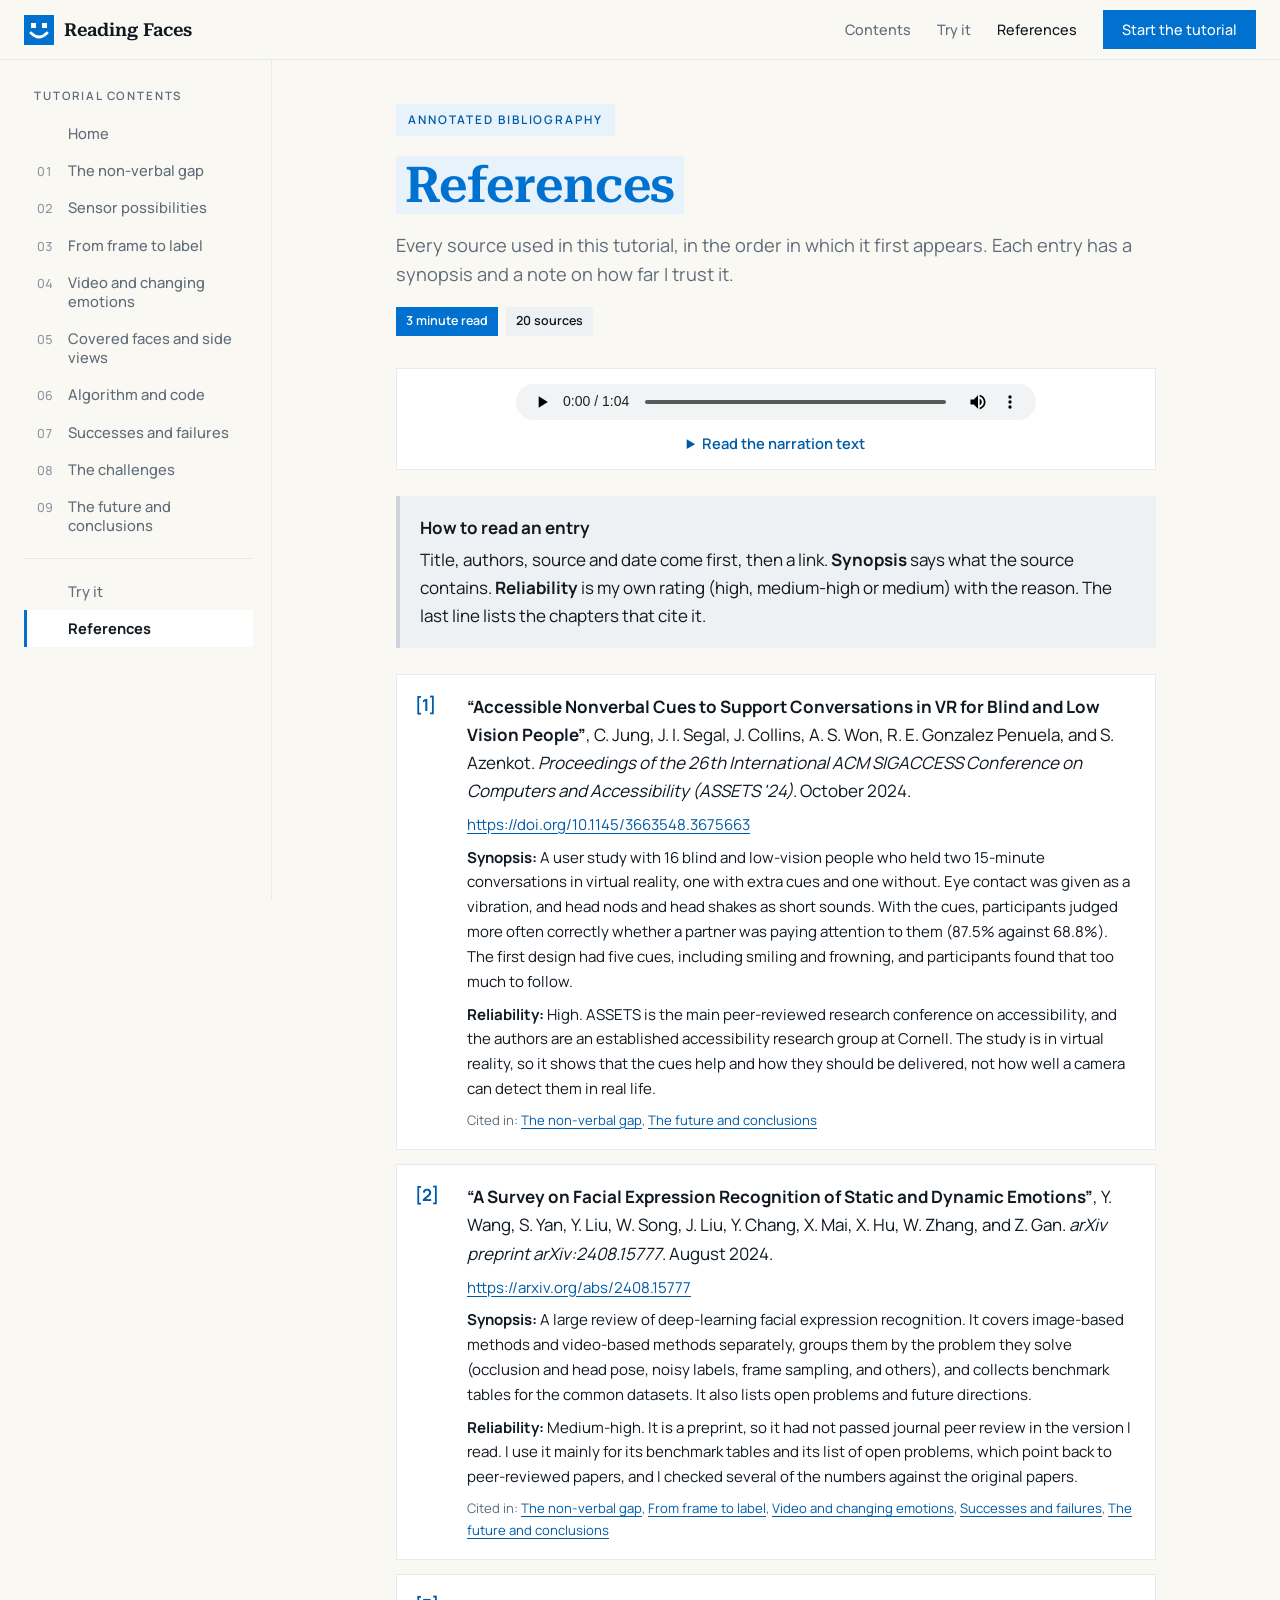
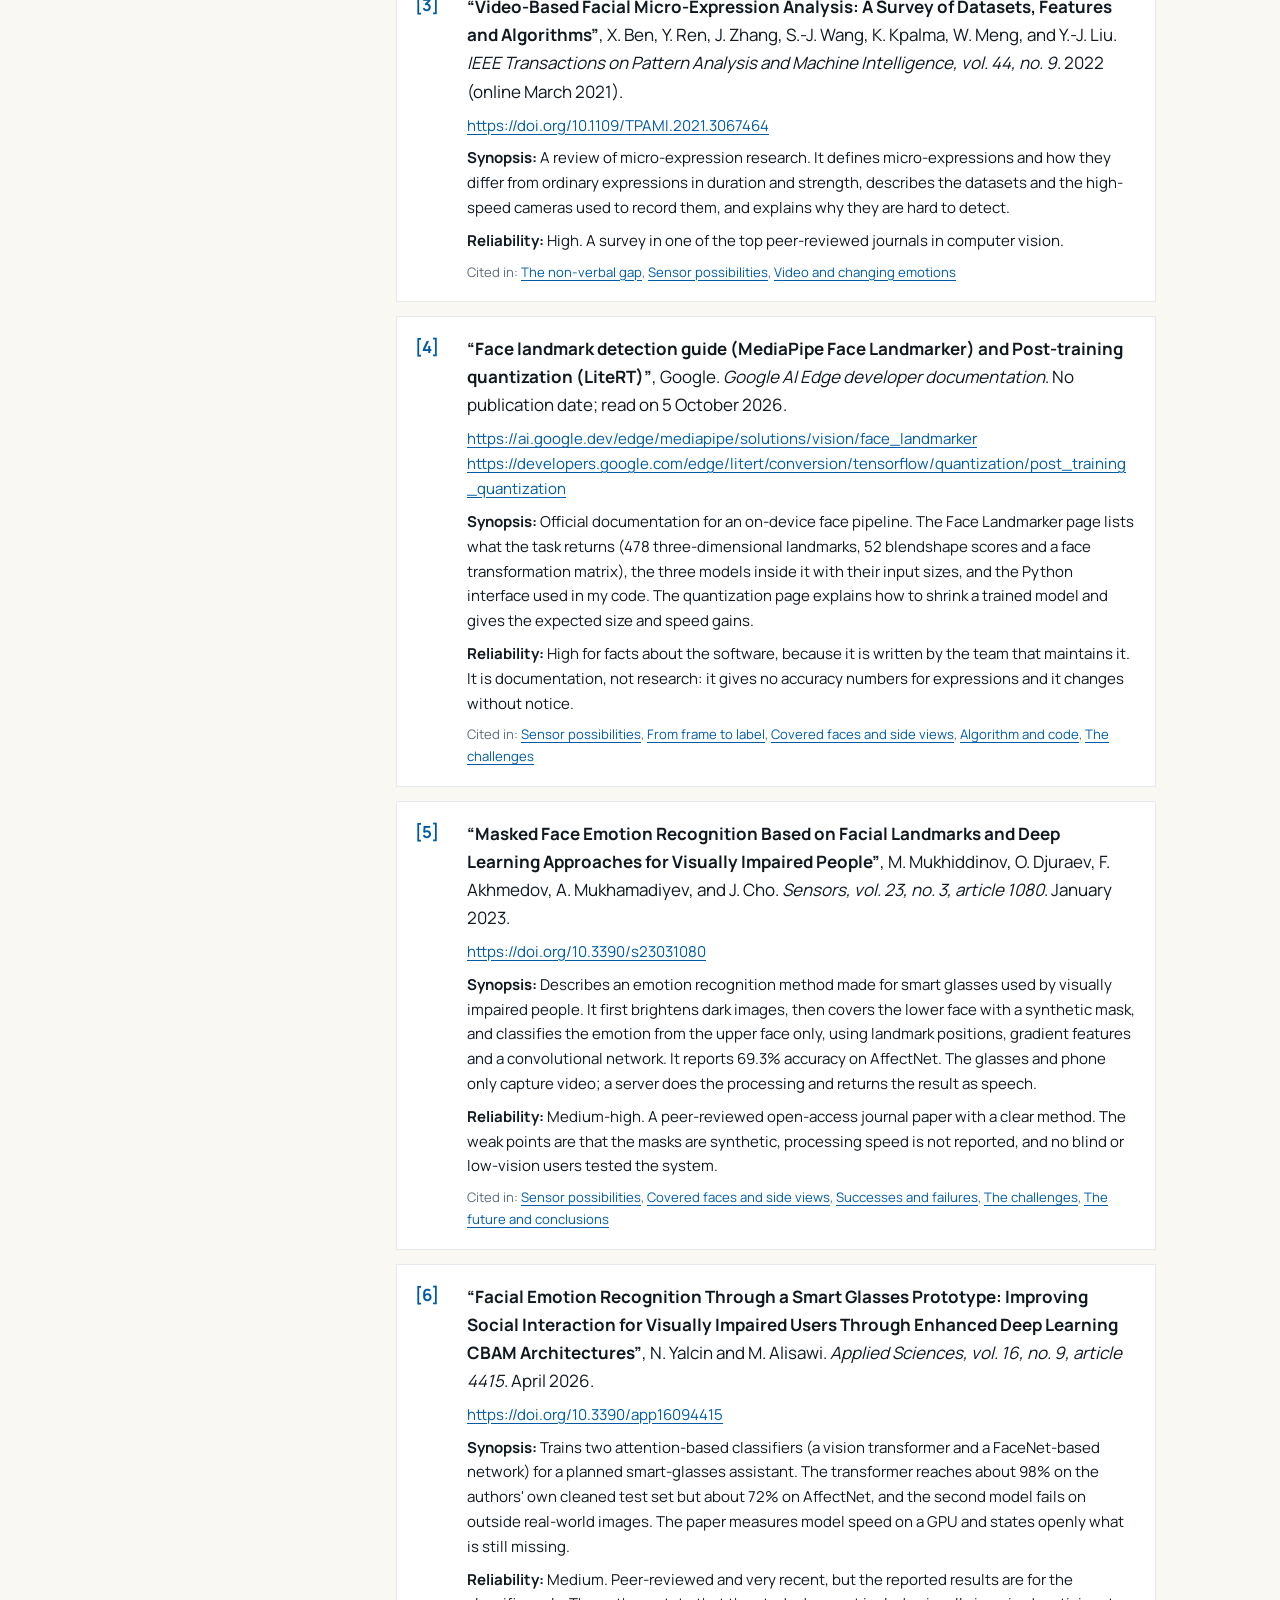
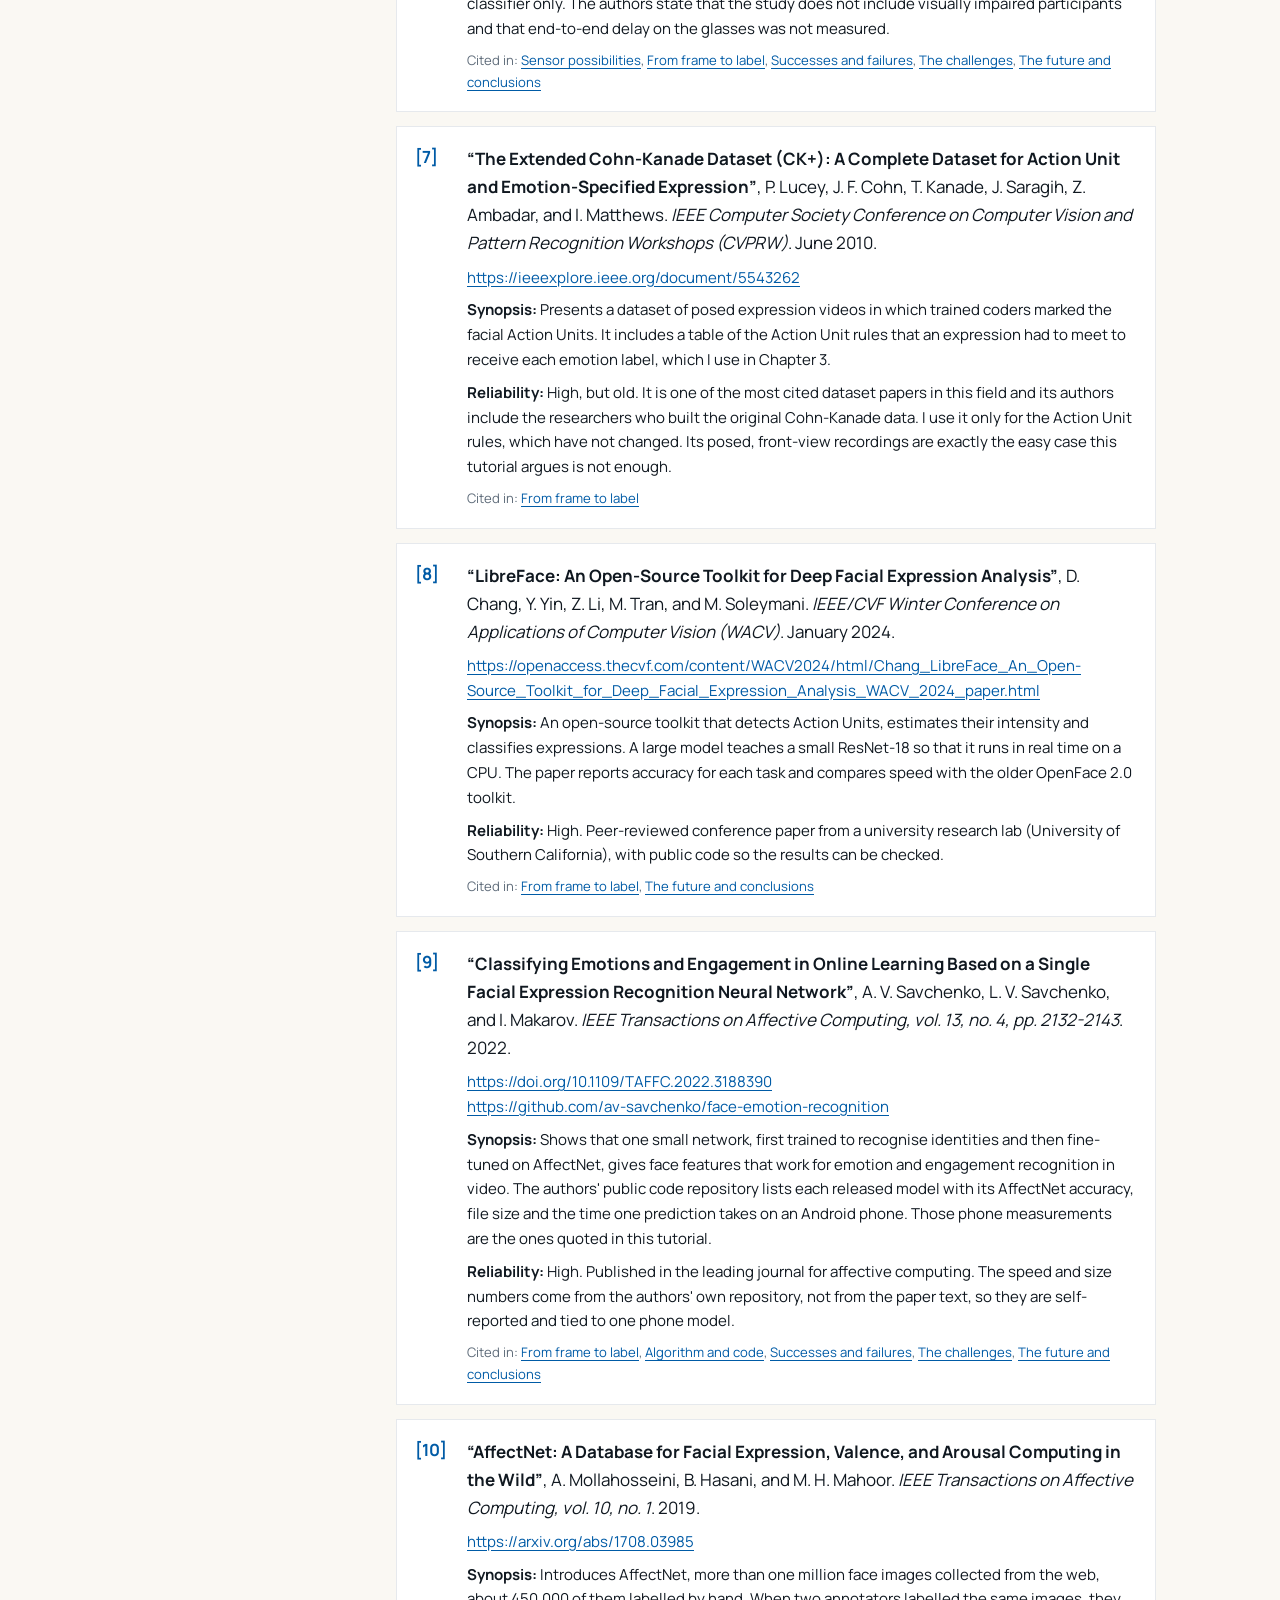
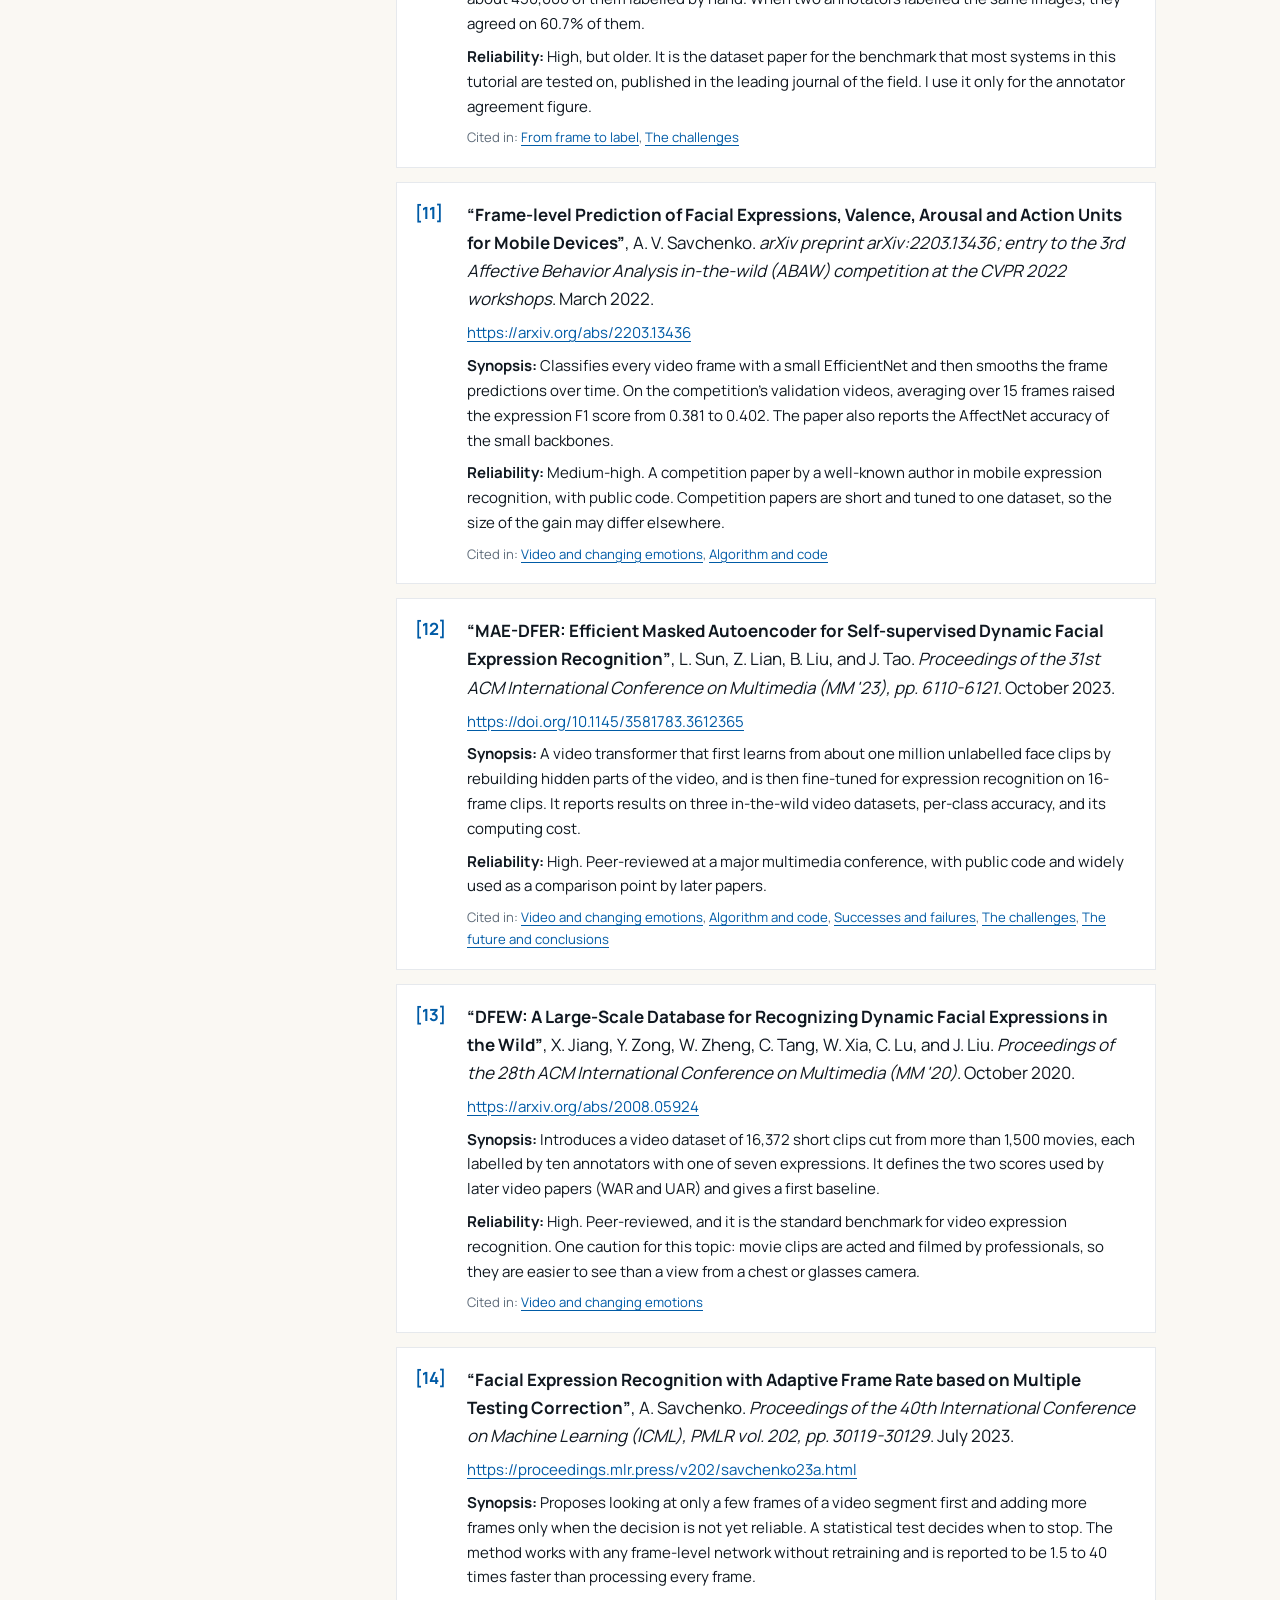
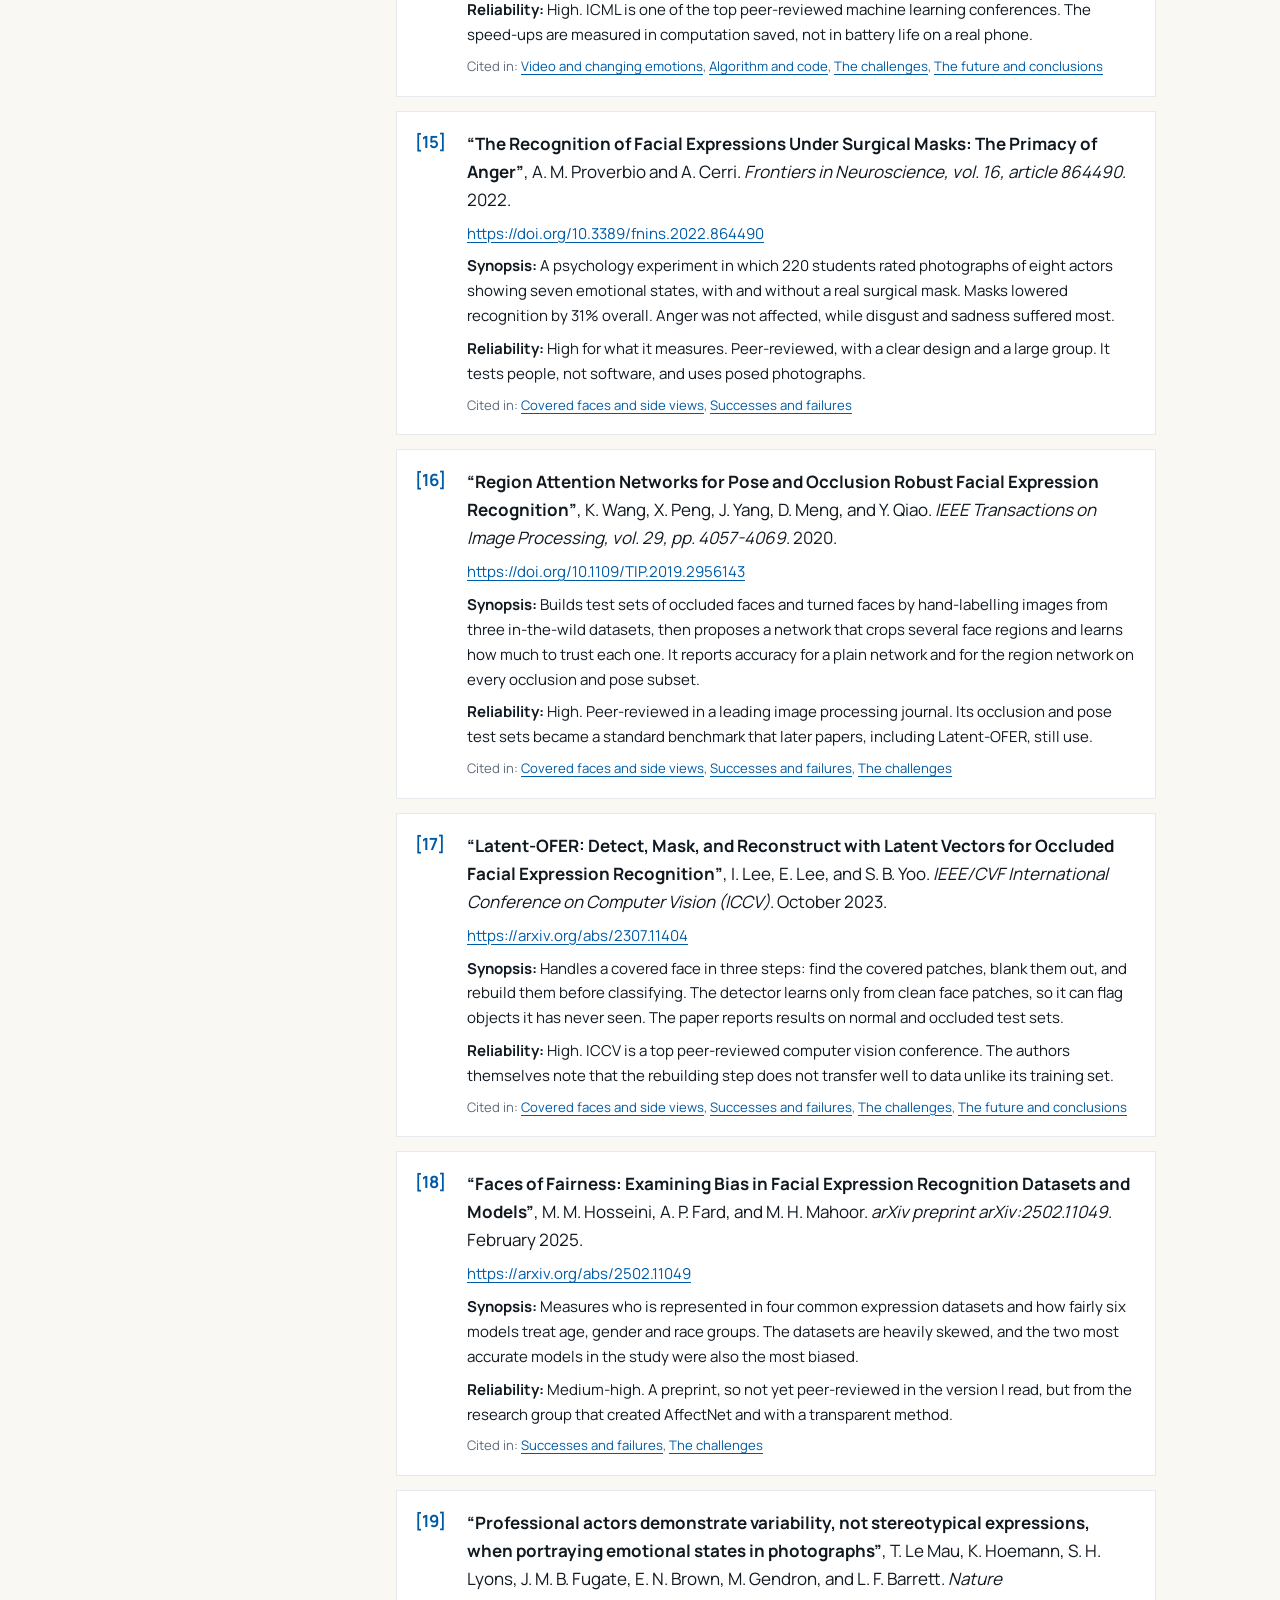
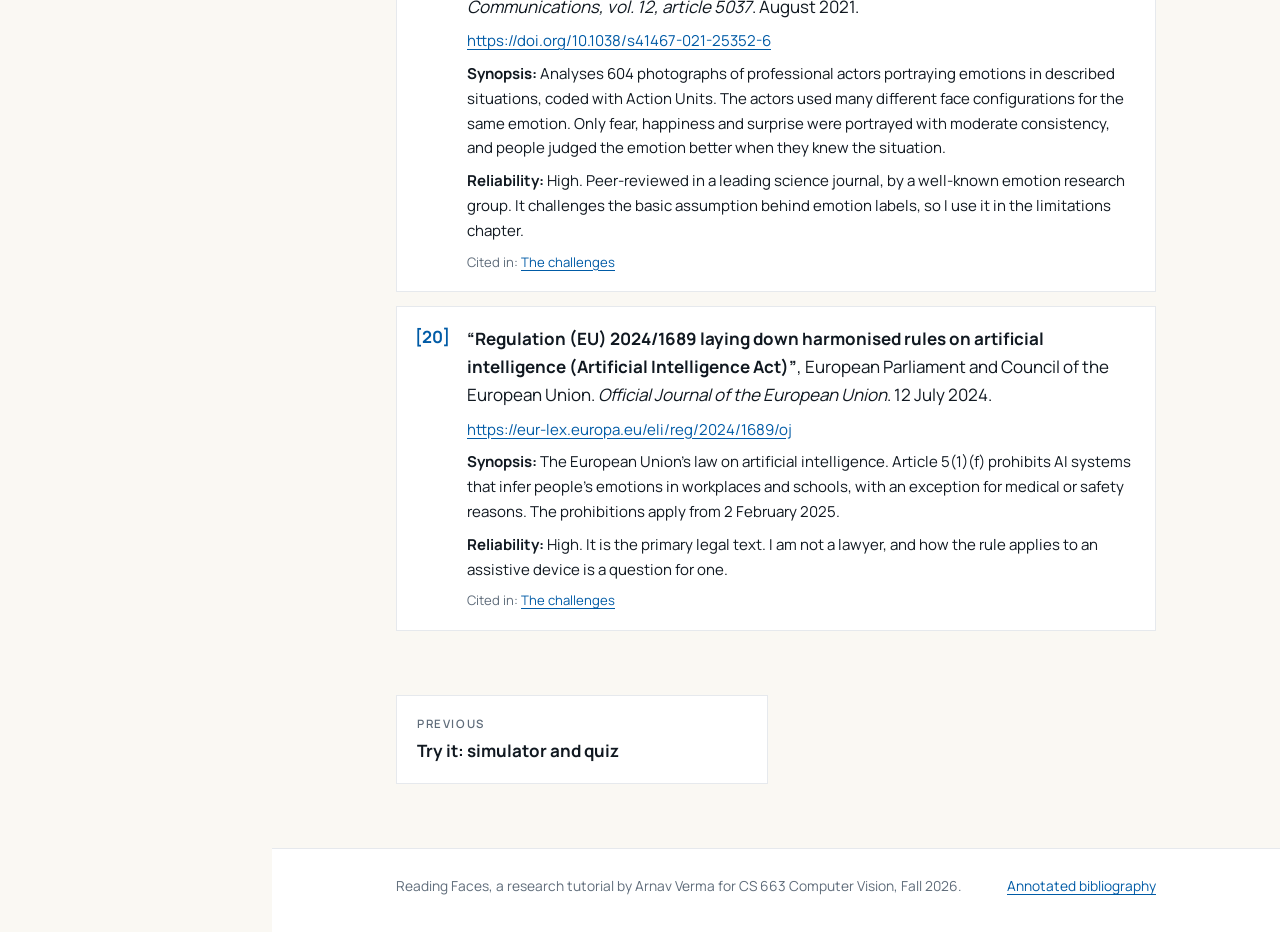
<file: references.html>
<!DOCTYPE html>
<html lang="en">
<head>
<meta charset="utf-8">
<meta name="viewport" content="width=device-width, initial-scale=1">
<title>References | Reading Faces</title>
<meta name="description" content="Annotated bibliography for the tutorial, listed in order of first appearance, each with a synopsis and a reliability rating.">
<link rel="preconnect" href="https://fonts.googleapis.com">
<link rel="preconnect" href="https://fonts.gstatic.com" crossorigin>
<link href="https://fonts.googleapis.com/css2?family=Manrope:wght@300;400;500;600;700&amp;family=Roboto+Serif:wght@600&amp;display=swap" rel="stylesheet">
<link rel="stylesheet" href="css/style.css">
<link rel="icon" href="data:image/svg+xml,%3Csvg xmlns='http://www.w3.org/2000/svg' viewBox='0 0 30 30'%3E%3Crect width='30' height='30' fill='%230071ce'/%3E%3Crect x='7' y='8' width='5' height='5' fill='%23fff'/%3E%3Crect x='18' y='8' width='5' height='5' fill='%23fff'/%3E%3Cpath d='M7 18 Q15 26 23 18' fill='none' stroke='%23fff' stroke-width='2.6'/%3E%3C/svg%3E">
</head>
<body>
<a class="skip" href="#main">Skip to content</a>
<header class="site-header">
  <a class="brand" href="index.html"><svg viewBox="0 0 30 30" aria-hidden="true"><rect width="30" height="30" fill="#0071ce"/><rect x="7" y="8" width="5" height="5" fill="#fff"/><rect x="18" y="8" width="5" height="5" fill="#fff"/><path d="M7 18 Q15 26 23 18" fill="none" stroke="#fff" stroke-width="2.6" stroke-linecap="square"/></svg><span>Reading Faces</span></a>
  <nav class="top-links" aria-label="Main">
    <a href="index.html#contents" class="hide-sm">Contents</a>
    <a href="try.html" class="hide-sm">Try it</a>
    <a href="references.html" class="hide-sm" aria-current="page">References</a>
    <a class="btn hide-sm" href="problem.html">Start the tutorial</a>
    <button class="menu-btn" type="button" aria-expanded="false" aria-controls="sidebar">Menu</button>
  </nav>
</header>
<div class="shell">
<nav class="sidebar" id="sidebar" aria-label="Tutorial contents">
<p class="sidebar-title">Tutorial contents</p>
<ol>
<li><a href="index.html"><span class="num"></span><span>Home</span></a></li>
<li><a href="problem.html"><span class="num">01</span><span>The non-verbal gap</span></a></li>
<li><a href="sensors.html"><span class="num">02</span><span>Sensor possibilities</span></a></li>
<li><a href="pipeline.html"><span class="num">03</span><span>From frame to label</span></a></li>
<li><a href="video.html"><span class="num">04</span><span>Video and changing emotions</span></a></li>
<li><a href="occlusion.html"><span class="num">05</span><span>Covered faces and side views</span></a></li>
<li><a href="build.html"><span class="num">06</span><span>Algorithm and code</span></a></li>
<li><a href="results.html"><span class="num">07</span><span>Successes and failures</span></a></li>
<li><a href="challenges.html"><span class="num">08</span><span>The challenges</span></a></li>
<li><a href="future.html"><span class="num">09</span><span>The future and conclusions</span></a></li>
</ol><hr><ol>
<li><a href="try.html"><span class="num"></span><span>Try it</span></a></li>
<li><a href="references.html" aria-current="page"><span class="num"></span><span>References</span></a></li>
</ol>
</nav>
<div class="content">
<main id="main" class="article">
<header class="chapter-head">
  <span class="eyebrow">Annotated bibliography</span>
  <h1><span class="mark">References</span></h1>
  <p class="lead">Every source used in this tutorial, in the order in which it first appears. Each entry has a synopsis and a note on how far I trust it.</p>
  <div class="meta-row"><span class="tag blue">3 minute read</span><span class="tag">20 sources</span></div>
</header>
<section class="narration" aria-label="Narration for this page">
  <div class="narration-top">
    <audio controls preload="metadata" hidden>
      <source src="audio/11-references.mp3" type="audio/mpeg">
      <source src="audio/11-references.m4a" type="audio/mp4">
    </audio>
    <button type="button" class="speak" hidden>Play narration</button>
  </div>
  <details>
    <summary>Read the narration text</summary>
    <div class="transcript"><p>This page is the annotated bibliography.</p><p>The references are listed in the order in which they first appear in the tutorial, and that is where the numbers come from. Wherever you see a number in square brackets in the text, it is a link to the matching entry on this page.</p><p>Each entry gives the title, the authors, where and when it was published, and a link. Below that is a synopsis in my own words, and a reliability note that explains how far I trust the source and why.</p><p>Most of the sources are peer-reviewed papers from 2020 to 2026. A few are older, because they introduced a dataset or a set of rules that every later paper still uses. Two are preprints, which I have marked as such. And one is the text of a law.</p></div>
  </details>
</section>

<div class="note plain">
  <span class="note-title">How to read an entry</span>
  Title, authors, source and date come first, then a link. <strong>Synopsis</strong> says what the source contains. <strong>Reliability</strong> is my own rating (high, medium-high or medium) with the reason. The last line lists the chapters that cite it.
</div>
<ol class="refs">
<li id="ref-1">
  <span class="n">[1]</span>
  <span class="ref-title">&ldquo;Accessible Nonverbal Cues to Support Conversations in VR for Blind and Low Vision People&rdquo;</span>, C. Jung, J. I. Segal, J. Collins, A. S. Won, R. E. Gonzalez Penuela, and S. Azenkot. <em>Proceedings of the 26th International ACM SIGACCESS Conference on Computers and Accessibility (ASSETS '24)</em>. October 2024.
  <p><a href="https://doi.org/10.1145/3663548.3675663">https://doi.org/10.1145/3663548.3675663</a></p>
  <p><span class="lbl">Synopsis:</span> A user study with 16 blind and low-vision people who held two 15-minute conversations in virtual reality, one with extra cues and one without. Eye contact was given as a vibration, and head nods and head shakes as short sounds. With the cues, participants judged more often correctly whether a partner was paying attention to them (87.5% against 68.8%). The first design had five cues, including smiling and frowning, and participants found that too much to follow.</p>
  <p><span class="lbl">Reliability:</span> High. ASSETS is the main peer-reviewed research conference on accessibility, and the authors are an established accessibility research group at Cornell. The study is in virtual reality, so it shows that the cues help and how they should be delivered, not how well a camera can detect them in real life.</p>
  <p class="used">Cited in: <a href="problem.html">The non-verbal gap</a>, <a href="future.html">The future and conclusions</a></p>
</li>
<li id="ref-2">
  <span class="n">[2]</span>
  <span class="ref-title">&ldquo;A Survey on Facial Expression Recognition of Static and Dynamic Emotions&rdquo;</span>, Y. Wang, S. Yan, Y. Liu, W. Song, J. Liu, Y. Chang, X. Mai, X. Hu, W. Zhang, and Z. Gan. <em>arXiv preprint arXiv:2408.15777</em>. August 2024.
  <p><a href="https://arxiv.org/abs/2408.15777">https://arxiv.org/abs/2408.15777</a></p>
  <p><span class="lbl">Synopsis:</span> A large review of deep-learning facial expression recognition. It covers image-based methods and video-based methods separately, groups them by the problem they solve (occlusion and head pose, noisy labels, frame sampling, and others), and collects benchmark tables for the common datasets. It also lists open problems and future directions.</p>
  <p><span class="lbl">Reliability:</span> Medium-high. It is a preprint, so it had not passed journal peer review in the version I read. I use it mainly for its benchmark tables and its list of open problems, which point back to peer-reviewed papers, and I checked several of the numbers against the original papers.</p>
  <p class="used">Cited in: <a href="problem.html">The non-verbal gap</a>, <a href="pipeline.html">From frame to label</a>, <a href="video.html">Video and changing emotions</a>, <a href="results.html">Successes and failures</a>, <a href="future.html">The future and conclusions</a></p>
</li>
<li id="ref-3">
  <span class="n">[3]</span>
  <span class="ref-title">&ldquo;Video-Based Facial Micro-Expression Analysis: A Survey of Datasets, Features and Algorithms&rdquo;</span>, X. Ben, Y. Ren, J. Zhang, S.-J. Wang, K. Kpalma, W. Meng, and Y.-J. Liu. <em>IEEE Transactions on Pattern Analysis and Machine Intelligence, vol. 44, no. 9</em>. 2022 (online March 2021).
  <p><a href="https://doi.org/10.1109/TPAMI.2021.3067464">https://doi.org/10.1109/TPAMI.2021.3067464</a></p>
  <p><span class="lbl">Synopsis:</span> A review of micro-expression research. It defines micro-expressions and how they differ from ordinary expressions in duration and strength, describes the datasets and the high-speed cameras used to record them, and explains why they are hard to detect.</p>
  <p><span class="lbl">Reliability:</span> High. A survey in one of the top peer-reviewed journals in computer vision.</p>
  <p class="used">Cited in: <a href="problem.html">The non-verbal gap</a>, <a href="sensors.html">Sensor possibilities</a>, <a href="video.html">Video and changing emotions</a></p>
</li>
<li id="ref-4">
  <span class="n">[4]</span>
  <span class="ref-title">&ldquo;Face landmark detection guide (MediaPipe Face Landmarker) and Post-training quantization (LiteRT)&rdquo;</span>, Google. <em>Google AI Edge developer documentation</em>. No publication date; read on 5 October 2026.
  <p><a href="https://ai.google.dev/edge/mediapipe/solutions/vision/face_landmarker">https://ai.google.dev/edge/mediapipe/solutions/vision/face_landmarker</a><br><a href="https://developers.google.com/edge/litert/conversion/tensorflow/quantization/post_training_quantization">https://developers.google.com/edge/litert/conversion/tensorflow/quantization/post_training_quantization</a></p>
  <p><span class="lbl">Synopsis:</span> Official documentation for an on-device face pipeline. The Face Landmarker page lists what the task returns (478 three-dimensional landmarks, 52 blendshape scores and a face transformation matrix), the three models inside it with their input sizes, and the Python interface used in my code. The quantization page explains how to shrink a trained model and gives the expected size and speed gains.</p>
  <p><span class="lbl">Reliability:</span> High for facts about the software, because it is written by the team that maintains it. It is documentation, not research: it gives no accuracy numbers for expressions and it changes without notice.</p>
  <p class="used">Cited in: <a href="sensors.html">Sensor possibilities</a>, <a href="pipeline.html">From frame to label</a>, <a href="occlusion.html">Covered faces and side views</a>, <a href="build.html">Algorithm and code</a>, <a href="challenges.html">The challenges</a></p>
</li>
<li id="ref-5">
  <span class="n">[5]</span>
  <span class="ref-title">&ldquo;Masked Face Emotion Recognition Based on Facial Landmarks and Deep Learning Approaches for Visually Impaired People&rdquo;</span>, M. Mukhiddinov, O. Djuraev, F. Akhmedov, A. Mukhamadiyev, and J. Cho. <em>Sensors, vol. 23, no. 3, article 1080</em>. January 2023.
  <p><a href="https://doi.org/10.3390/s23031080">https://doi.org/10.3390/s23031080</a></p>
  <p><span class="lbl">Synopsis:</span> Describes an emotion recognition method made for smart glasses used by visually impaired people. It first brightens dark images, then covers the lower face with a synthetic mask, and classifies the emotion from the upper face only, using landmark positions, gradient features and a convolutional network. It reports 69.3% accuracy on AffectNet. The glasses and phone only capture video; a server does the processing and returns the result as speech.</p>
  <p><span class="lbl">Reliability:</span> Medium-high. A peer-reviewed open-access journal paper with a clear method. The weak points are that the masks are synthetic, processing speed is not reported, and no blind or low-vision users tested the system.</p>
  <p class="used">Cited in: <a href="sensors.html">Sensor possibilities</a>, <a href="occlusion.html">Covered faces and side views</a>, <a href="results.html">Successes and failures</a>, <a href="challenges.html">The challenges</a>, <a href="future.html">The future and conclusions</a></p>
</li>
<li id="ref-6">
  <span class="n">[6]</span>
  <span class="ref-title">&ldquo;Facial Emotion Recognition Through a Smart Glasses Prototype: Improving Social Interaction for Visually Impaired Users Through Enhanced Deep Learning CBAM Architectures&rdquo;</span>, N. Yalcin and M. Alisawi. <em>Applied Sciences, vol. 16, no. 9, article 4415</em>. April 2026.
  <p><a href="https://doi.org/10.3390/app16094415">https://doi.org/10.3390/app16094415</a></p>
  <p><span class="lbl">Synopsis:</span> Trains two attention-based classifiers (a vision transformer and a FaceNet-based network) for a planned smart-glasses assistant. The transformer reaches about 98% on the authors' own cleaned test set but about 72% on AffectNet, and the second model fails on outside real-world images. The paper measures model speed on a GPU and states openly what is still missing.</p>
  <p><span class="lbl">Reliability:</span> Medium. Peer-reviewed and very recent, but the reported results are for the classifier only. The authors state that the study does not include visually impaired participants and that end-to-end delay on the glasses was not measured.</p>
  <p class="used">Cited in: <a href="sensors.html">Sensor possibilities</a>, <a href="pipeline.html">From frame to label</a>, <a href="results.html">Successes and failures</a>, <a href="challenges.html">The challenges</a>, <a href="future.html">The future and conclusions</a></p>
</li>
<li id="ref-7">
  <span class="n">[7]</span>
  <span class="ref-title">&ldquo;The Extended Cohn-Kanade Dataset (CK+): A Complete Dataset for Action Unit and Emotion-Specified Expression&rdquo;</span>, P. Lucey, J. F. Cohn, T. Kanade, J. Saragih, Z. Ambadar, and I. Matthews. <em>IEEE Computer Society Conference on Computer Vision and Pattern Recognition Workshops (CVPRW)</em>. June 2010.
  <p><a href="https://ieeexplore.ieee.org/document/5543262">https://ieeexplore.ieee.org/document/5543262</a></p>
  <p><span class="lbl">Synopsis:</span> Presents a dataset of posed expression videos in which trained coders marked the facial Action Units. It includes a table of the Action Unit rules that an expression had to meet to receive each emotion label, which I use in Chapter 3.</p>
  <p><span class="lbl">Reliability:</span> High, but old. It is one of the most cited dataset papers in this field and its authors include the researchers who built the original Cohn-Kanade data. I use it only for the Action Unit rules, which have not changed. Its posed, front-view recordings are exactly the easy case this tutorial argues is not enough.</p>
  <p class="used">Cited in: <a href="pipeline.html">From frame to label</a></p>
</li>
<li id="ref-8">
  <span class="n">[8]</span>
  <span class="ref-title">&ldquo;LibreFace: An Open-Source Toolkit for Deep Facial Expression Analysis&rdquo;</span>, D. Chang, Y. Yin, Z. Li, M. Tran, and M. Soleymani. <em>IEEE/CVF Winter Conference on Applications of Computer Vision (WACV)</em>. January 2024.
  <p><a href="https://openaccess.thecvf.com/content/WACV2024/html/Chang_LibreFace_An_Open-Source_Toolkit_for_Deep_Facial_Expression_Analysis_WACV_2024_paper.html">https://openaccess.thecvf.com/content/WACV2024/html/Chang_LibreFace_An_Open-Source_Toolkit_for_Deep_Facial_Expression_Analysis_WACV_2024_paper.html</a></p>
  <p><span class="lbl">Synopsis:</span> An open-source toolkit that detects Action Units, estimates their intensity and classifies expressions. A large model teaches a small ResNet-18 so that it runs in real time on a CPU. The paper reports accuracy for each task and compares speed with the older OpenFace 2.0 toolkit.</p>
  <p><span class="lbl">Reliability:</span> High. Peer-reviewed conference paper from a university research lab (University of Southern California), with public code so the results can be checked.</p>
  <p class="used">Cited in: <a href="pipeline.html">From frame to label</a>, <a href="future.html">The future and conclusions</a></p>
</li>
<li id="ref-9">
  <span class="n">[9]</span>
  <span class="ref-title">&ldquo;Classifying Emotions and Engagement in Online Learning Based on a Single Facial Expression Recognition Neural Network&rdquo;</span>, A. V. Savchenko, L. V. Savchenko, and I. Makarov. <em>IEEE Transactions on Affective Computing, vol. 13, no. 4, pp. 2132-2143</em>. 2022.
  <p><a href="https://doi.org/10.1109/TAFFC.2022.3188390">https://doi.org/10.1109/TAFFC.2022.3188390</a><br><a href="https://github.com/av-savchenko/face-emotion-recognition">https://github.com/av-savchenko/face-emotion-recognition</a></p>
  <p><span class="lbl">Synopsis:</span> Shows that one small network, first trained to recognise identities and then fine-tuned on AffectNet, gives face features that work for emotion and engagement recognition in video. The authors' public code repository lists each released model with its AffectNet accuracy, file size and the time one prediction takes on an Android phone. Those phone measurements are the ones quoted in this tutorial.</p>
  <p><span class="lbl">Reliability:</span> High. Published in the leading journal for affective computing. The speed and size numbers come from the authors' own repository, not from the paper text, so they are self-reported and tied to one phone model.</p>
  <p class="used">Cited in: <a href="pipeline.html">From frame to label</a>, <a href="build.html">Algorithm and code</a>, <a href="results.html">Successes and failures</a>, <a href="challenges.html">The challenges</a>, <a href="future.html">The future and conclusions</a></p>
</li>
<li id="ref-10">
  <span class="n">[10]</span>
  <span class="ref-title">&ldquo;AffectNet: A Database for Facial Expression, Valence, and Arousal Computing in the Wild&rdquo;</span>, A. Mollahosseini, B. Hasani, and M. H. Mahoor. <em>IEEE Transactions on Affective Computing, vol. 10, no. 1</em>. 2019.
  <p><a href="https://arxiv.org/abs/1708.03985">https://arxiv.org/abs/1708.03985</a></p>
  <p><span class="lbl">Synopsis:</span> Introduces AffectNet, more than one million face images collected from the web, about 450,000 of them labelled by hand. When two annotators labelled the same images, they agreed on 60.7% of them.</p>
  <p><span class="lbl">Reliability:</span> High, but older. It is the dataset paper for the benchmark that most systems in this tutorial are tested on, published in the leading journal of the field. I use it only for the annotator agreement figure.</p>
  <p class="used">Cited in: <a href="pipeline.html">From frame to label</a>, <a href="challenges.html">The challenges</a></p>
</li>
<li id="ref-11">
  <span class="n">[11]</span>
  <span class="ref-title">&ldquo;Frame-level Prediction of Facial Expressions, Valence, Arousal and Action Units for Mobile Devices&rdquo;</span>, A. V. Savchenko. <em>arXiv preprint arXiv:2203.13436; entry to the 3rd Affective Behavior Analysis in-the-wild (ABAW) competition at the CVPR 2022 workshops</em>. March 2022.
  <p><a href="https://arxiv.org/abs/2203.13436">https://arxiv.org/abs/2203.13436</a></p>
  <p><span class="lbl">Synopsis:</span> Classifies every video frame with a small EfficientNet and then smooths the frame predictions over time. On the competition's validation videos, averaging over 15 frames raised the expression F1 score from 0.381 to 0.402. The paper also reports the AffectNet accuracy of the small backbones.</p>
  <p><span class="lbl">Reliability:</span> Medium-high. A competition paper by a well-known author in mobile expression recognition, with public code. Competition papers are short and tuned to one dataset, so the size of the gain may differ elsewhere.</p>
  <p class="used">Cited in: <a href="video.html">Video and changing emotions</a>, <a href="build.html">Algorithm and code</a></p>
</li>
<li id="ref-12">
  <span class="n">[12]</span>
  <span class="ref-title">&ldquo;MAE-DFER: Efficient Masked Autoencoder for Self-supervised Dynamic Facial Expression Recognition&rdquo;</span>, L. Sun, Z. Lian, B. Liu, and J. Tao. <em>Proceedings of the 31st ACM International Conference on Multimedia (MM '23), pp. 6110-6121</em>. October 2023.
  <p><a href="https://doi.org/10.1145/3581783.3612365">https://doi.org/10.1145/3581783.3612365</a></p>
  <p><span class="lbl">Synopsis:</span> A video transformer that first learns from about one million unlabelled face clips by rebuilding hidden parts of the video, and is then fine-tuned for expression recognition on 16-frame clips. It reports results on three in-the-wild video datasets, per-class accuracy, and its computing cost.</p>
  <p><span class="lbl">Reliability:</span> High. Peer-reviewed at a major multimedia conference, with public code and widely used as a comparison point by later papers.</p>
  <p class="used">Cited in: <a href="video.html">Video and changing emotions</a>, <a href="build.html">Algorithm and code</a>, <a href="results.html">Successes and failures</a>, <a href="challenges.html">The challenges</a>, <a href="future.html">The future and conclusions</a></p>
</li>
<li id="ref-13">
  <span class="n">[13]</span>
  <span class="ref-title">&ldquo;DFEW: A Large-Scale Database for Recognizing Dynamic Facial Expressions in the Wild&rdquo;</span>, X. Jiang, Y. Zong, W. Zheng, C. Tang, W. Xia, C. Lu, and J. Liu. <em>Proceedings of the 28th ACM International Conference on Multimedia (MM '20)</em>. October 2020.
  <p><a href="https://arxiv.org/abs/2008.05924">https://arxiv.org/abs/2008.05924</a></p>
  <p><span class="lbl">Synopsis:</span> Introduces a video dataset of 16,372 short clips cut from more than 1,500 movies, each labelled by ten annotators with one of seven expressions. It defines the two scores used by later video papers (WAR and UAR) and gives a first baseline.</p>
  <p><span class="lbl">Reliability:</span> High. Peer-reviewed, and it is the standard benchmark for video expression recognition. One caution for this topic: movie clips are acted and filmed by professionals, so they are easier to see than a view from a chest or glasses camera.</p>
  <p class="used">Cited in: <a href="video.html">Video and changing emotions</a></p>
</li>
<li id="ref-14">
  <span class="n">[14]</span>
  <span class="ref-title">&ldquo;Facial Expression Recognition with Adaptive Frame Rate based on Multiple Testing Correction&rdquo;</span>, A. Savchenko. <em>Proceedings of the 40th International Conference on Machine Learning (ICML), PMLR vol. 202, pp. 30119-30129</em>. July 2023.
  <p><a href="https://proceedings.mlr.press/v202/savchenko23a.html">https://proceedings.mlr.press/v202/savchenko23a.html</a></p>
  <p><span class="lbl">Synopsis:</span> Proposes looking at only a few frames of a video segment first and adding more frames only when the decision is not yet reliable. A statistical test decides when to stop. The method works with any frame-level network without retraining and is reported to be 1.5 to 40 times faster than processing every frame.</p>
  <p><span class="lbl">Reliability:</span> High. ICML is one of the top peer-reviewed machine learning conferences. The speed-ups are measured in computation saved, not in battery life on a real phone.</p>
  <p class="used">Cited in: <a href="video.html">Video and changing emotions</a>, <a href="build.html">Algorithm and code</a>, <a href="challenges.html">The challenges</a>, <a href="future.html">The future and conclusions</a></p>
</li>
<li id="ref-15">
  <span class="n">[15]</span>
  <span class="ref-title">&ldquo;The Recognition of Facial Expressions Under Surgical Masks: The Primacy of Anger&rdquo;</span>, A. M. Proverbio and A. Cerri. <em>Frontiers in Neuroscience, vol. 16, article 864490</em>. 2022.
  <p><a href="https://doi.org/10.3389/fnins.2022.864490">https://doi.org/10.3389/fnins.2022.864490</a></p>
  <p><span class="lbl">Synopsis:</span> A psychology experiment in which 220 students rated photographs of eight actors showing seven emotional states, with and without a real surgical mask. Masks lowered recognition by 31% overall. Anger was not affected, while disgust and sadness suffered most.</p>
  <p><span class="lbl">Reliability:</span> High for what it measures. Peer-reviewed, with a clear design and a large group. It tests people, not software, and uses posed photographs.</p>
  <p class="used">Cited in: <a href="occlusion.html">Covered faces and side views</a>, <a href="results.html">Successes and failures</a></p>
</li>
<li id="ref-16">
  <span class="n">[16]</span>
  <span class="ref-title">&ldquo;Region Attention Networks for Pose and Occlusion Robust Facial Expression Recognition&rdquo;</span>, K. Wang, X. Peng, J. Yang, D. Meng, and Y. Qiao. <em>IEEE Transactions on Image Processing, vol. 29, pp. 4057-4069</em>. 2020.
  <p><a href="https://doi.org/10.1109/TIP.2019.2956143">https://doi.org/10.1109/TIP.2019.2956143</a></p>
  <p><span class="lbl">Synopsis:</span> Builds test sets of occluded faces and turned faces by hand-labelling images from three in-the-wild datasets, then proposes a network that crops several face regions and learns how much to trust each one. It reports accuracy for a plain network and for the region network on every occlusion and pose subset.</p>
  <p><span class="lbl">Reliability:</span> High. Peer-reviewed in a leading image processing journal. Its occlusion and pose test sets became a standard benchmark that later papers, including Latent-OFER, still use.</p>
  <p class="used">Cited in: <a href="occlusion.html">Covered faces and side views</a>, <a href="results.html">Successes and failures</a>, <a href="challenges.html">The challenges</a></p>
</li>
<li id="ref-17">
  <span class="n">[17]</span>
  <span class="ref-title">&ldquo;Latent-OFER: Detect, Mask, and Reconstruct with Latent Vectors for Occluded Facial Expression Recognition&rdquo;</span>, I. Lee, E. Lee, and S. B. Yoo. <em>IEEE/CVF International Conference on Computer Vision (ICCV)</em>. October 2023.
  <p><a href="https://arxiv.org/abs/2307.11404">https://arxiv.org/abs/2307.11404</a></p>
  <p><span class="lbl">Synopsis:</span> Handles a covered face in three steps: find the covered patches, blank them out, and rebuild them before classifying. The detector learns only from clean face patches, so it can flag objects it has never seen. The paper reports results on normal and occluded test sets.</p>
  <p><span class="lbl">Reliability:</span> High. ICCV is a top peer-reviewed computer vision conference. The authors themselves note that the rebuilding step does not transfer well to data unlike its training set.</p>
  <p class="used">Cited in: <a href="occlusion.html">Covered faces and side views</a>, <a href="results.html">Successes and failures</a>, <a href="challenges.html">The challenges</a>, <a href="future.html">The future and conclusions</a></p>
</li>
<li id="ref-18">
  <span class="n">[18]</span>
  <span class="ref-title">&ldquo;Faces of Fairness: Examining Bias in Facial Expression Recognition Datasets and Models&rdquo;</span>, M. M. Hosseini, A. P. Fard, and M. H. Mahoor. <em>arXiv preprint arXiv:2502.11049</em>. February 2025.
  <p><a href="https://arxiv.org/abs/2502.11049">https://arxiv.org/abs/2502.11049</a></p>
  <p><span class="lbl">Synopsis:</span> Measures who is represented in four common expression datasets and how fairly six models treat age, gender and race groups. The datasets are heavily skewed, and the two most accurate models in the study were also the most biased.</p>
  <p><span class="lbl">Reliability:</span> Medium-high. A preprint, so not yet peer-reviewed in the version I read, but from the research group that created AffectNet and with a transparent method.</p>
  <p class="used">Cited in: <a href="results.html">Successes and failures</a>, <a href="challenges.html">The challenges</a></p>
</li>
<li id="ref-19">
  <span class="n">[19]</span>
  <span class="ref-title">&ldquo;Professional actors demonstrate variability, not stereotypical expressions, when portraying emotional states in photographs&rdquo;</span>, T. Le Mau, K. Hoemann, S. H. Lyons, J. M. B. Fugate, E. N. Brown, M. Gendron, and L. F. Barrett. <em>Nature Communications, vol. 12, article 5037</em>. August 2021.
  <p><a href="https://doi.org/10.1038/s41467-021-25352-6">https://doi.org/10.1038/s41467-021-25352-6</a></p>
  <p><span class="lbl">Synopsis:</span> Analyses 604 photographs of professional actors portraying emotions in described situations, coded with Action Units. The actors used many different face configurations for the same emotion. Only fear, happiness and surprise were portrayed with moderate consistency, and people judged the emotion better when they knew the situation.</p>
  <p><span class="lbl">Reliability:</span> High. Peer-reviewed in a leading science journal, by a well-known emotion research group. It challenges the basic assumption behind emotion labels, so I use it in the limitations chapter.</p>
  <p class="used">Cited in: <a href="challenges.html">The challenges</a></p>
</li>
<li id="ref-20">
  <span class="n">[20]</span>
  <span class="ref-title">&ldquo;Regulation (EU) 2024/1689 laying down harmonised rules on artificial intelligence (Artificial Intelligence Act)&rdquo;</span>, European Parliament and Council of the European Union. <em>Official Journal of the European Union</em>. 12 July 2024.
  <p><a href="https://eur-lex.europa.eu/eli/reg/2024/1689/oj">https://eur-lex.europa.eu/eli/reg/2024/1689/oj</a></p>
  <p><span class="lbl">Synopsis:</span> The European Union's law on artificial intelligence. Article 5(1)(f) prohibits AI systems that infer people's emotions in workplaces and schools, with an exception for medical or safety reasons. The prohibitions apply from 2 February 2025.</p>
  <p><span class="lbl">Reliability:</span> High. It is the primary legal text. I am not a lawyer, and how the rule applies to an assistive device is a question for one.</p>
  <p class="used">Cited in: <a href="challenges.html">The challenges</a></p>
</li>
</ol>

<nav class="pager" aria-label="Previous and next page">
<a class="prev" href="try.html"><span class="dir">Previous</span><span class="ttl">Try it: simulator and quiz</span></a>
</nav>
</main>
<footer class="site-footer">
  <div class="article">
    <span>Reading Faces, a research tutorial by Arnav Verma for CS 663 Computer Vision, Fall 2026.</span>
    <span><a href="references.html">Annotated bibliography</a></span>
  </div>
</footer>
</div>
</div>
<script src="js/site.js"></script>
</body>
</html>
</file>
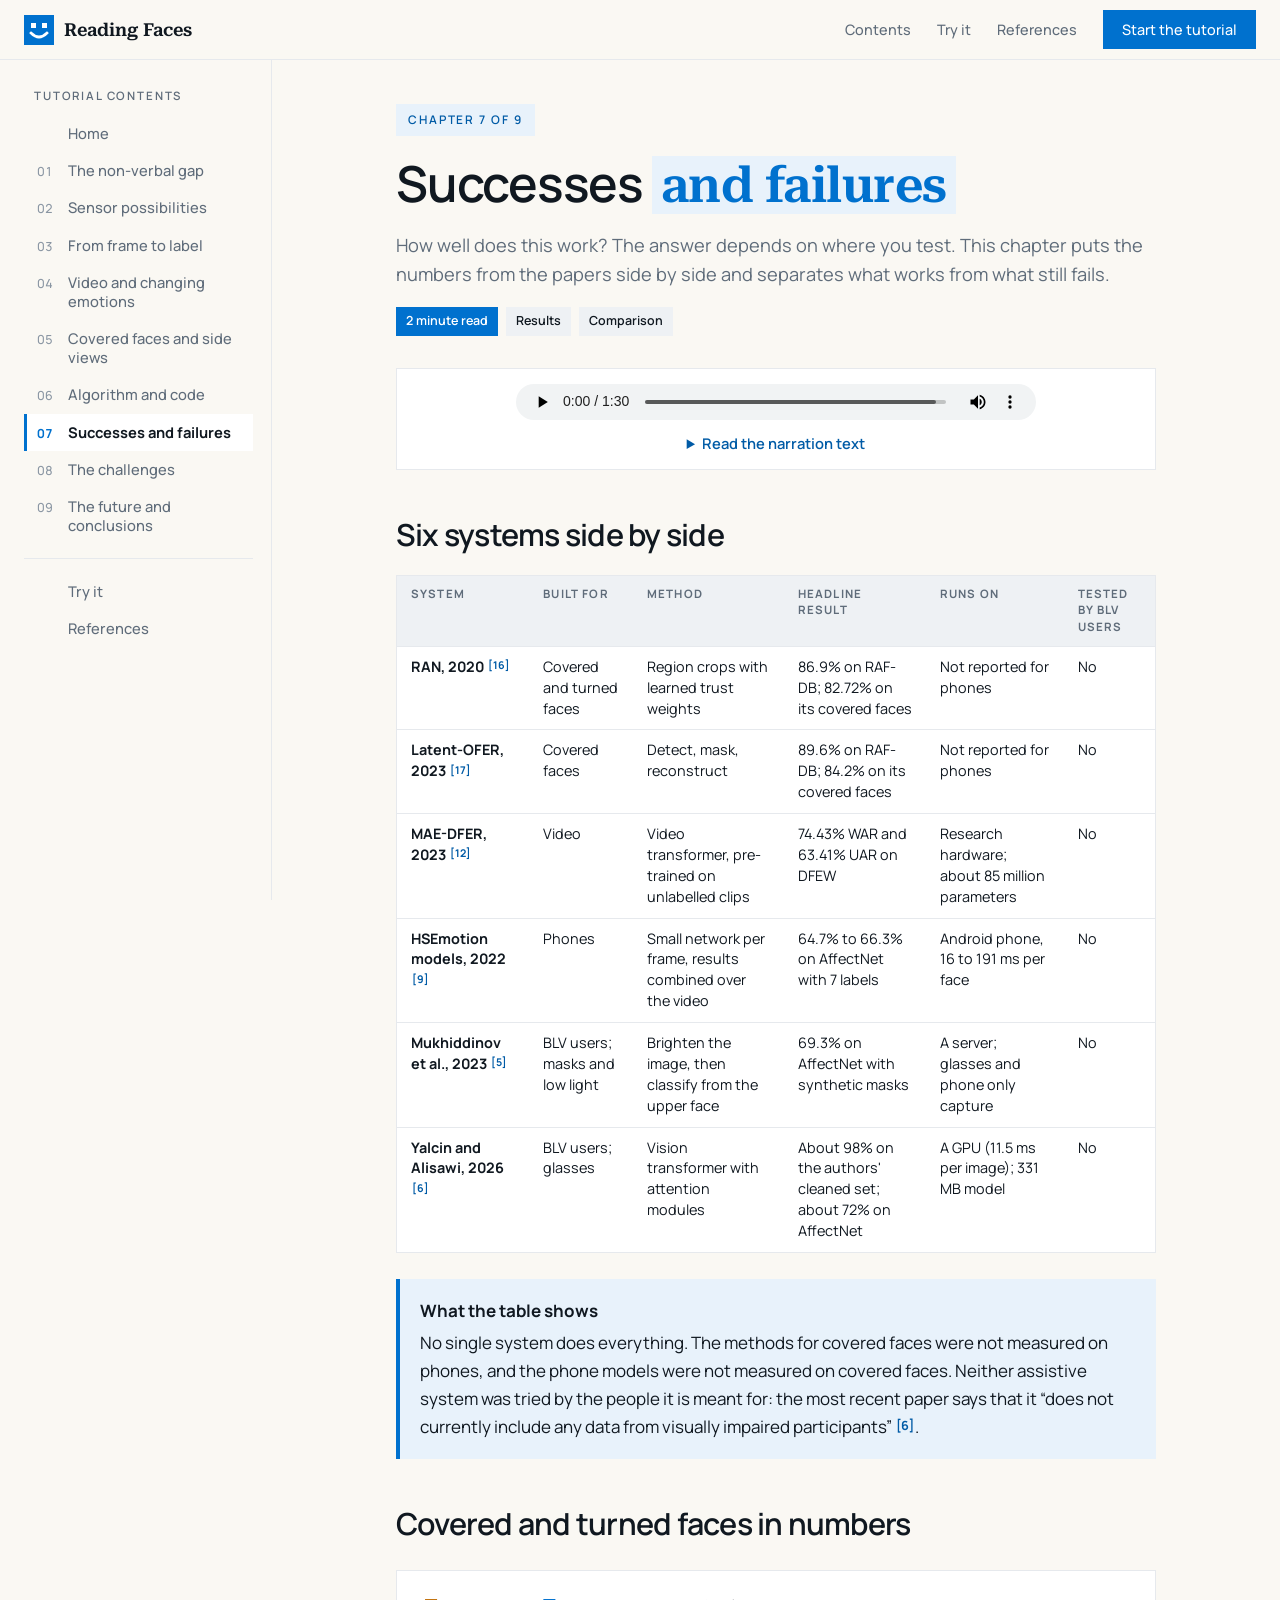
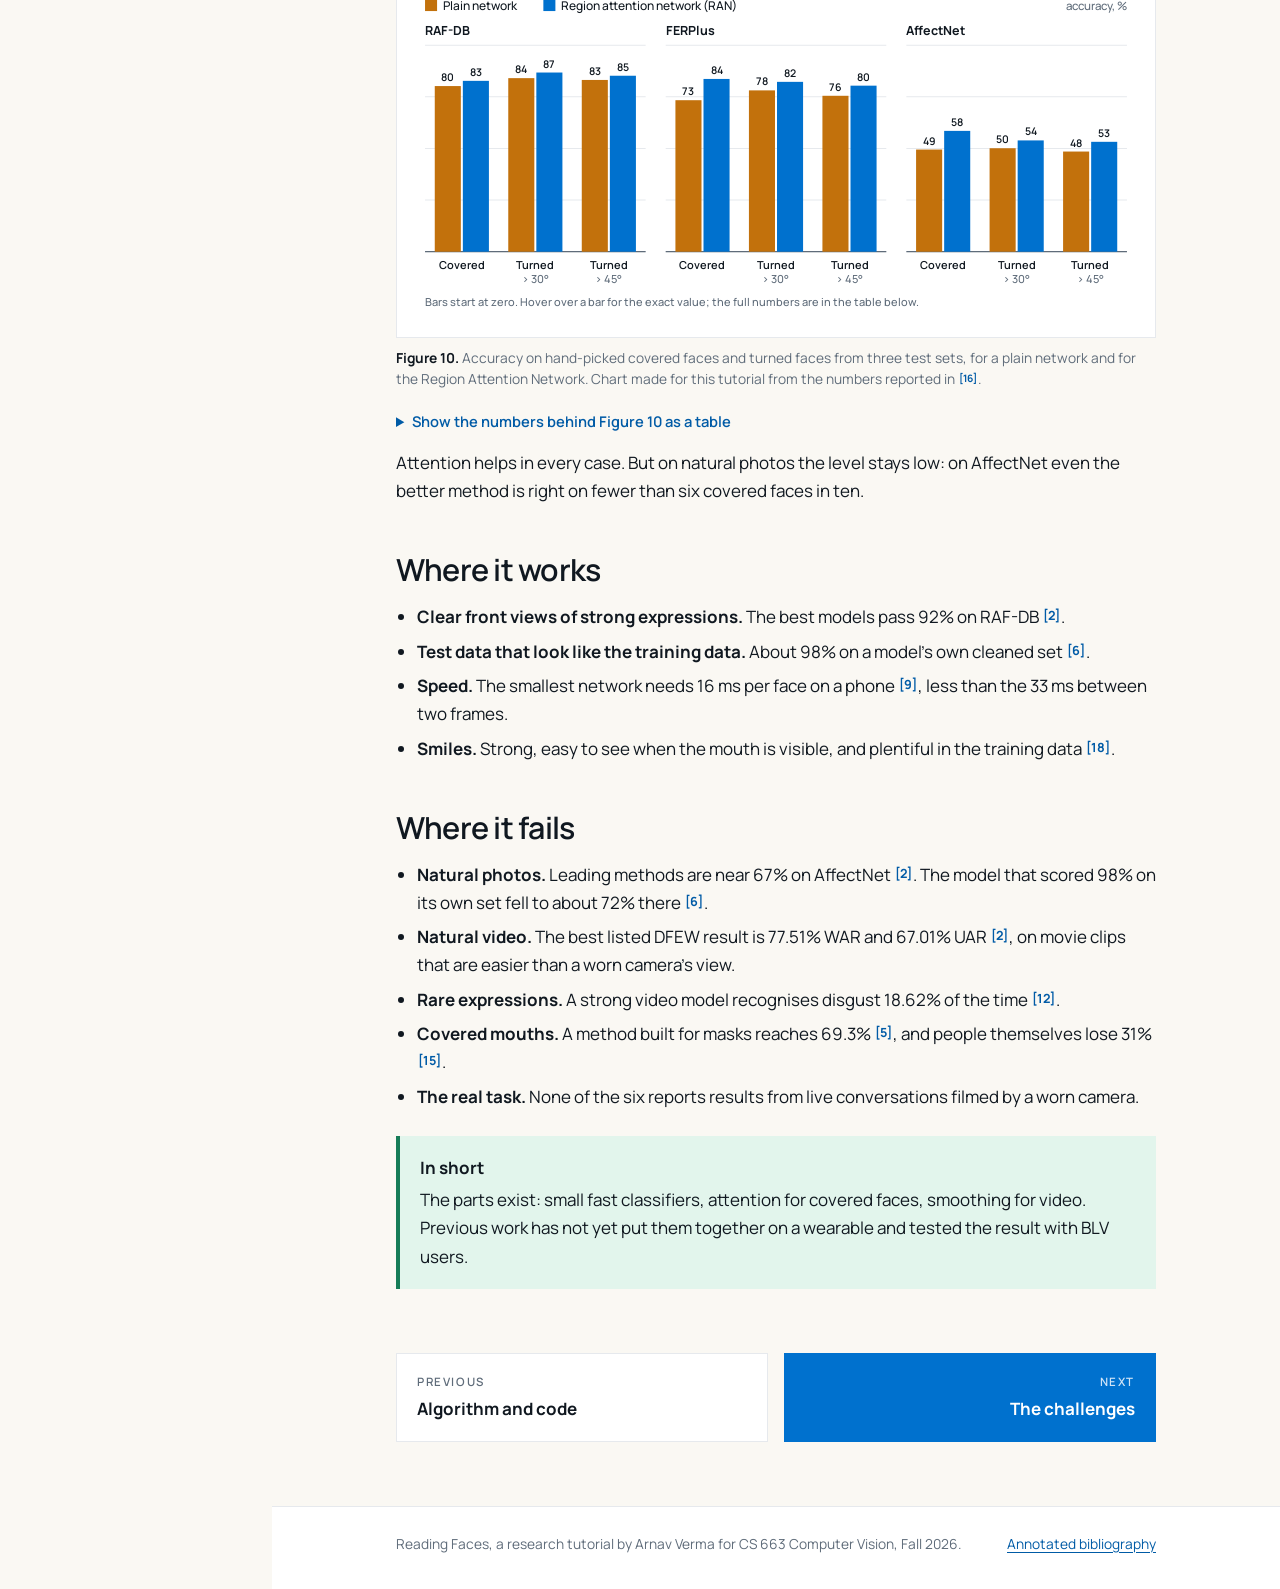
<file: results.html>
<!DOCTYPE html>
<html lang="en">
<head>
<meta charset="utf-8">
<meta name="viewport" content="width=device-width, initial-scale=1">
<title>Successes and failures | Reading Faces</title>
<meta name="description" content="Six research systems for facial expression recognition compared by method, reported results, test conditions and hardware, with a chart of accuracy on covered and turned faces.">
<link rel="preconnect" href="https://fonts.googleapis.com">
<link rel="preconnect" href="https://fonts.gstatic.com" crossorigin>
<link href="https://fonts.googleapis.com/css2?family=Manrope:wght@300;400;500;600;700&amp;family=Roboto+Serif:wght@600&amp;display=swap" rel="stylesheet">
<link rel="stylesheet" href="css/style.css">
<link rel="icon" href="data:image/svg+xml,%3Csvg xmlns='http://www.w3.org/2000/svg' viewBox='0 0 30 30'%3E%3Crect width='30' height='30' fill='%230071ce'/%3E%3Crect x='7' y='8' width='5' height='5' fill='%23fff'/%3E%3Crect x='18' y='8' width='5' height='5' fill='%23fff'/%3E%3Cpath d='M7 18 Q15 26 23 18' fill='none' stroke='%23fff' stroke-width='2.6'/%3E%3C/svg%3E">
</head>
<body>
<a class="skip" href="#main">Skip to content</a>
<header class="site-header">
  <a class="brand" href="index.html"><svg viewBox="0 0 30 30" aria-hidden="true"><rect width="30" height="30" fill="#0071ce"/><rect x="7" y="8" width="5" height="5" fill="#fff"/><rect x="18" y="8" width="5" height="5" fill="#fff"/><path d="M7 18 Q15 26 23 18" fill="none" stroke="#fff" stroke-width="2.6" stroke-linecap="square"/></svg><span>Reading Faces</span></a>
  <nav class="top-links" aria-label="Main">
    <a href="index.html#contents" class="hide-sm">Contents</a>
    <a href="try.html" class="hide-sm">Try it</a>
    <a href="references.html" class="hide-sm">References</a>
    <a class="btn hide-sm" href="problem.html">Start the tutorial</a>
    <button class="menu-btn" type="button" aria-expanded="false" aria-controls="sidebar">Menu</button>
  </nav>
</header>
<div class="shell">
<nav class="sidebar" id="sidebar" aria-label="Tutorial contents">
<p class="sidebar-title">Tutorial contents</p>
<ol>
<li><a href="index.html"><span class="num"></span><span>Home</span></a></li>
<li><a href="problem.html"><span class="num">01</span><span>The non-verbal gap</span></a></li>
<li><a href="sensors.html"><span class="num">02</span><span>Sensor possibilities</span></a></li>
<li><a href="pipeline.html"><span class="num">03</span><span>From frame to label</span></a></li>
<li><a href="video.html"><span class="num">04</span><span>Video and changing emotions</span></a></li>
<li><a href="occlusion.html"><span class="num">05</span><span>Covered faces and side views</span></a></li>
<li><a href="build.html"><span class="num">06</span><span>Algorithm and code</span></a></li>
<li><a href="results.html" aria-current="page"><span class="num">07</span><span>Successes and failures</span></a></li>
<li><a href="challenges.html"><span class="num">08</span><span>The challenges</span></a></li>
<li><a href="future.html"><span class="num">09</span><span>The future and conclusions</span></a></li>
</ol><hr><ol>
<li><a href="try.html"><span class="num"></span><span>Try it</span></a></li>
<li><a href="references.html"><span class="num"></span><span>References</span></a></li>
</ol>
</nav>
<div class="content">
<main id="main" class="article">
<header class="chapter-head">
  <span class="eyebrow">Chapter 7 of 9</span>
  <h1>Successes <span class="mark">and failures</span></h1>
  <p class="lead">How well does this work? The answer depends on where you test. This chapter puts the numbers from the papers side by side and separates what works from what still fails.</p>
  <div class="meta-row"><span class="tag blue">2 minute read</span><span class="tag">Results</span><span class="tag">Comparison</span></div>
</header>
<section class="narration" aria-label="Narration for this page">
  <div class="narration-top">
    <audio controls preload="metadata" hidden>
      <source src="audio/07-results.mp3" type="audio/mpeg">
      <source src="audio/07-results.m4a" type="audio/mp4">
    </audio>
    <button type="button" class="speak" hidden>Play narration</button>
  </div>
  <details>
    <summary>Read the narration text</summary>
    <div class="transcript"><p>Chapter seven, successes and failures.</p><p>I compared six systems from the research. Two are built for covered and turned faces. One is built for video. One is built for phones. And two are built for blind and low-vision users.</p><p>The first finding is that no single system does everything. The systems that handle covered faces were not tested on phones. The phone system was not tested on covered faces. And the two assistive systems were not tested by blind or low-vision users at all.</p><p>The chart shows accuracy on covered and turned faces for three test sets. Region attention helps in every case, but look at the third panel. On the hardest test set, accuracy on covered faces is below sixty percent.</p><p>So where does it work? On clear front views, in good light, and for strong expressions like a big smile. Where does it fail? On natural photos from the web, on rare expressions such as disgust, and whenever the test data differ from the training data. One recent model scored ninety-eight percent on its own test set and about seventy-two percent on a standard one.</p></div>
  </details>
</section>

<h2>Six systems side by side</h2>
<div class="table-wrap">
<table>
  <thead><tr><th>System</th><th>Built for</th><th>Method</th><th>Headline result</th><th>Runs on</th><th>Tested by BLV users</th></tr></thead>
  <tbody>
    <tr><th scope="row">RAN, 2020 <a class="cite" href="references.html#ref-16" title="Reference 16">[16]</a></th><td>Covered and turned faces</td><td>Region crops with learned trust weights</td><td>86.9% on RAF-DB; 82.72% on its covered faces</td><td>Not reported for phones</td><td>No</td></tr>
    <tr><th scope="row">Latent-OFER, 2023 <a class="cite" href="references.html#ref-17" title="Reference 17">[17]</a></th><td>Covered faces</td><td>Detect, mask, reconstruct</td><td>89.6% on RAF-DB; 84.2% on its covered faces</td><td>Not reported for phones</td><td>No</td></tr>
    <tr><th scope="row">MAE-DFER, 2023 <a class="cite" href="references.html#ref-12" title="Reference 12">[12]</a></th><td>Video</td><td>Video transformer, pre-trained on unlabelled clips</td><td>74.43% WAR and 63.41% UAR on DFEW</td><td>Research hardware; about 85 million parameters</td><td>No</td></tr>
    <tr><th scope="row">HSEmotion models, 2022 <a class="cite" href="references.html#ref-9" title="Reference 9">[9]</a></th><td>Phones</td><td>Small network per frame, results combined over the video</td><td>64.7% to 66.3% on AffectNet with 7 labels</td><td>Android phone, 16 to 191 ms per face</td><td>No</td></tr>
    <tr><th scope="row">Mukhiddinov et al., 2023 <a class="cite" href="references.html#ref-5" title="Reference 5">[5]</a></th><td>BLV users; masks and low light</td><td>Brighten the image, then classify from the upper face</td><td>69.3% on AffectNet with synthetic masks</td><td>A server; glasses and phone only capture</td><td>No</td></tr>
    <tr><th scope="row">Yalcin and Alisawi, 2026 <a class="cite" href="references.html#ref-6" title="Reference 6">[6]</a></th><td>BLV users; glasses</td><td>Vision transformer with attention modules</td><td>About 98% on the authors' cleaned set; about 72% on AffectNet</td><td>A GPU (11.5 ms per image); 331 MB model</td><td>No</td></tr>
  </tbody>
</table>
</div>
<div class="note">
  <span class="note-title">What the table shows</span>
  No single system does everything. The methods for covered faces were not measured on phones, and the phone models were not measured on covered faces. Neither assistive system was tried by the people it is meant for: the most recent paper says that it &ldquo;does not currently include any data from visually impaired participants&rdquo; <a class="cite" href="references.html#ref-6" title="Reference 6">[6]</a>.
</div>

<h2>Covered and turned faces in numbers</h2>
<figure>
  <div class="fig-frame"><svg viewBox="0 0 720 330" role="img" aria-label="Bar chart of accuracy on covered and turned faces for a plain network and a region attention network on three datasets. The region network is higher in every case." xmlns="http://www.w3.org/2000/svg"><defs><marker id="ah" viewBox="0 0 10 10" refX="9" refY="5" markerWidth="7" markerHeight="7" orient="auto-start-reverse"><path d="M0 0 L10 5 L0 10 z" fill="#101820"/></marker><marker id="ahb" viewBox="0 0 10 10" refX="9" refY="5" markerWidth="7" markerHeight="7" orient="auto-start-reverse"><path d="M0 0 L10 5 L0 10 z" fill="#0071ce"/></marker><pattern id="hatch" width="6" height="6" patternUnits="userSpaceOnUse" patternTransform="rotate(45)"><rect width="6" height="6" fill="#fff"/><line x1="0" y1="0" x2="0" y2="6" stroke="#5f6c7a" stroke-width="1.6"/></pattern></defs><rect x="10" y="10" width="12" height="12" fill="#c2710c"/><text x="28" y="21" font-size="12" fill="#101820" text-anchor="start" font-weight="500" >Plain network</text><rect x="128" y="10" width="12" height="12" fill="#0071ce"/><text x="146" y="21" font-size="12" fill="#101820" text-anchor="start" font-weight="500" >Region attention network (RAN)</text><text x="710" y="21" font-size="11.5" fill="#5f6c7a" text-anchor="end" font-weight="500" >accuracy, %</text><text x="10" y="46" font-size="12.5" fill="#101820" text-anchor="start" font-weight="700" >RAF-DB</text><line x1="10" y1="262.0" x2="230" y2="262.0" stroke="#e6e9ed" stroke-width="1"/><line x1="10" y1="210.5" x2="230" y2="210.5" stroke="#e6e9ed" stroke-width="1"/><line x1="10" y1="159.0" x2="230" y2="159.0" stroke="#e6e9ed" stroke-width="1"/><line x1="10" y1="107.5" x2="230" y2="107.5" stroke="#e6e9ed" stroke-width="1"/><line x1="10" y1="56.0" x2="230" y2="56.0" stroke="#e6e9ed" stroke-width="1"/><line x1="10" y1="262" x2="230" y2="262" stroke="#5f6c7a" stroke-width="1.2"/><rect x="19.7" y="96.8" width="26" height="165.2" fill="#c2710c"><title>RAF-DB, Covered: Plain network 80.19%</title></rect><text x="32.7" y="91.8" font-size="10.5" fill="#101820" text-anchor="middle" font-weight="600" >80</text><rect x="47.7" y="91.6" width="26" height="170.4" fill="#0071ce"><title>RAF-DB, Covered: RAN 82.72%</title></rect><text x="60.7" y="86.6" font-size="10.5" fill="#101820" text-anchor="middle" font-weight="600" >83</text><text x="46.666666666666664" y="279" font-size="11" fill="#101820" text-anchor="middle" font-weight="600" >Covered</text><rect x="93.0" y="88.9" width="26" height="173.1" fill="#c2710c"><title>RAF-DB, Turned > 30°: Plain network 84.04%</title></rect><text x="106.0" y="83.9" font-size="10.5" fill="#101820" text-anchor="middle" font-weight="600" >84</text><rect x="121.0" y="83.3" width="26" height="178.7" fill="#0071ce"><title>RAF-DB, Turned > 30°: RAN 86.74%</title></rect><text x="134.0" y="78.3" font-size="10.5" fill="#101820" text-anchor="middle" font-weight="600" >87</text><text x="120.0" y="279" font-size="11" fill="#101820" text-anchor="middle" font-weight="600" >Turned</text><text x="120.0" y="293" font-size="11" fill="#5f6c7a" text-anchor="middle" font-weight="500" >> 30°</text><rect x="166.3" y="90.7" width="26" height="171.3" fill="#c2710c"><title>RAF-DB, Turned > 45°: Plain network 83.15%</title></rect><text x="179.3" y="85.7" font-size="10.5" fill="#101820" text-anchor="middle" font-weight="600" >83</text><rect x="194.3" y="86.5" width="26" height="175.5" fill="#0071ce"><title>RAF-DB, Turned > 45°: RAN 85.20%</title></rect><text x="207.3" y="81.5" font-size="10.5" fill="#101820" text-anchor="middle" font-weight="600" >85</text><text x="193.33333333333331" y="279" font-size="11" fill="#101820" text-anchor="middle" font-weight="600" >Turned</text><text x="193.33333333333331" y="293" font-size="11" fill="#5f6c7a" text-anchor="middle" font-weight="500" >> 45°</text><text x="250" y="46" font-size="12.5" fill="#101820" text-anchor="start" font-weight="700" >FERPlus</text><line x1="250" y1="262.0" x2="470" y2="262.0" stroke="#e6e9ed" stroke-width="1"/><line x1="250" y1="210.5" x2="470" y2="210.5" stroke="#e6e9ed" stroke-width="1"/><line x1="250" y1="159.0" x2="470" y2="159.0" stroke="#e6e9ed" stroke-width="1"/><line x1="250" y1="107.5" x2="470" y2="107.5" stroke="#e6e9ed" stroke-width="1"/><line x1="250" y1="56.0" x2="470" y2="56.0" stroke="#e6e9ed" stroke-width="1"/><line x1="250" y1="262" x2="470" y2="262" stroke="#5f6c7a" stroke-width="1.2"/><rect x="259.7" y="110.9" width="26" height="151.1" fill="#c2710c"><title>FERPlus, Covered: Plain network 73.33%</title></rect><text x="272.7" y="105.9" font-size="10.5" fill="#101820" text-anchor="middle" font-weight="600" >73</text><rect x="287.7" y="89.7" width="26" height="172.3" fill="#0071ce"><title>FERPlus, Covered: RAN 83.63%</title></rect><text x="300.7" y="84.7" font-size="10.5" fill="#101820" text-anchor="middle" font-weight="600" >84</text><text x="286.6666666666667" y="279" font-size="11" fill="#101820" text-anchor="middle" font-weight="600" >Covered</text><rect x="333.0" y="101.1" width="26" height="160.9" fill="#c2710c"><title>FERPlus, Turned > 30°: Plain network 78.11%</title></rect><text x="346.0" y="96.1" font-size="10.5" fill="#101820" text-anchor="middle" font-weight="600" >78</text><rect x="361.0" y="92.6" width="26" height="169.4" fill="#0071ce"><title>FERPlus, Turned > 30°: RAN 82.23%</title></rect><text x="374.0" y="87.6" font-size="10.5" fill="#101820" text-anchor="middle" font-weight="600" >82</text><text x="360.0" y="279" font-size="11" fill="#101820" text-anchor="middle" font-weight="600" >Turned</text><text x="360.0" y="293" font-size="11" fill="#5f6c7a" text-anchor="middle" font-weight="500" >> 30°</text><rect x="406.3" y="106.5" width="26" height="155.5" fill="#c2710c"><title>FERPlus, Turned > 45°: Plain network 75.50%</title></rect><text x="419.3" y="101.5" font-size="10.5" fill="#101820" text-anchor="middle" font-weight="600" >76</text><rect x="434.3" y="96.4" width="26" height="165.6" fill="#0071ce"><title>FERPlus, Turned > 45°: RAN 80.40%</title></rect><text x="447.3" y="91.4" font-size="10.5" fill="#101820" text-anchor="middle" font-weight="600" >80</text><text x="433.3333333333333" y="279" font-size="11" fill="#101820" text-anchor="middle" font-weight="600" >Turned</text><text x="433.3333333333333" y="293" font-size="11" fill="#5f6c7a" text-anchor="middle" font-weight="500" >> 45°</text><text x="490" y="46" font-size="12.5" fill="#101820" text-anchor="start" font-weight="700" >AffectNet</text><line x1="490" y1="262.0" x2="710" y2="262.0" stroke="#e6e9ed" stroke-width="1"/><line x1="490" y1="210.5" x2="710" y2="210.5" stroke="#e6e9ed" stroke-width="1"/><line x1="490" y1="159.0" x2="710" y2="159.0" stroke="#e6e9ed" stroke-width="1"/><line x1="490" y1="107.5" x2="710" y2="107.5" stroke="#e6e9ed" stroke-width="1"/><line x1="490" y1="56.0" x2="710" y2="56.0" stroke="#e6e9ed" stroke-width="1"/><line x1="490" y1="262" x2="710" y2="262" stroke="#5f6c7a" stroke-width="1.2"/><rect x="499.7" y="160.1" width="26" height="101.9" fill="#c2710c"><title>AffectNet, Covered: Plain network 49.48%</title></rect><text x="512.7" y="155.1" font-size="10.5" fill="#101820" text-anchor="middle" font-weight="600" >49</text><rect x="527.7" y="141.5" width="26" height="120.5" fill="#0071ce"><title>AffectNet, Covered: RAN 58.50%</title></rect><text x="540.7" y="136.5" font-size="10.5" fill="#101820" text-anchor="middle" font-weight="600" >58</text><text x="526.6666666666666" y="279" font-size="11" fill="#101820" text-anchor="middle" font-weight="600" >Covered</text><rect x="573.0" y="158.8" width="26" height="103.2" fill="#c2710c"><title>AffectNet, Turned > 30°: Plain network 50.10%</title></rect><text x="586.0" y="153.8" font-size="10.5" fill="#101820" text-anchor="middle" font-weight="600" >50</text><rect x="601.0" y="151.0" width="26" height="111.0" fill="#0071ce"><title>AffectNet, Turned > 30°: RAN 53.90%</title></rect><text x="614.0" y="146.0" font-size="10.5" fill="#101820" text-anchor="middle" font-weight="600" >54</text><text x="600.0" y="279" font-size="11" fill="#101820" text-anchor="middle" font-weight="600" >Turned</text><text x="600.0" y="293" font-size="11" fill="#5f6c7a" text-anchor="middle" font-weight="500" >> 30°</text><rect x="646.3" y="162.1" width="26" height="99.9" fill="#c2710c"><title>AffectNet, Turned > 45°: Plain network 48.50%</title></rect><text x="659.3" y="157.1" font-size="10.5" fill="#101820" text-anchor="middle" font-weight="600" >48</text><rect x="674.3" y="152.4" width="26" height="109.6" fill="#0071ce"><title>AffectNet, Turned > 45°: RAN 53.19%</title></rect><text x="687.3" y="147.4" font-size="10.5" fill="#101820" text-anchor="middle" font-weight="600" >53</text><text x="673.3333333333333" y="279" font-size="11" fill="#101820" text-anchor="middle" font-weight="600" >Turned</text><text x="673.3333333333333" y="293" font-size="11" fill="#5f6c7a" text-anchor="middle" font-weight="500" >> 45°</text><text x="10" y="316" font-size="11" fill="#5f6c7a" text-anchor="start" font-weight="500" >Bars start at zero. Hover over a bar for the exact value; the full numbers are in the table below.</text></svg></div>
  <figcaption><b>Figure 10.</b> Accuracy on hand-picked covered faces and turned faces from three test sets, for a plain network and for the Region Attention Network. Chart made for this tutorial from the numbers reported in <a class="cite" href="references.html#ref-16" title="Reference 16">[16]</a>.</figcaption>
</figure>
<details class="more">
<summary>Show the numbers behind Figure 10 as a table</summary>
<div class="table-wrap">
<table>
  <caption>Accuracy in % <a class="cite" href="references.html#ref-16" title="Reference 16">[16]</a></caption>
  <thead><tr><th>Test set</th><th>Condition</th><th class="num">Plain network</th><th class="num">Region attention</th><th class="num">Gain</th></tr></thead>
  <tbody>
    <tr><th scope="row" rowspan="3">RAF-DB</th><td>Covered</td><td class="num">80.19</td><td class="num">82.72</td><td class="num">+2.53</td></tr>
    <tr><td>Turned more than 30&deg;</td><td class="num">84.04</td><td class="num">86.74</td><td class="num">+2.70</td></tr>
    <tr><td>Turned more than 45&deg;</td><td class="num">83.15</td><td class="num">85.20</td><td class="num">+2.05</td></tr>
    <tr><th scope="row" rowspan="3">FERPlus</th><td>Covered</td><td class="num">73.33</td><td class="num">83.63</td><td class="num">+10.30</td></tr>
    <tr><td>Turned more than 30&deg;</td><td class="num">78.11</td><td class="num">82.23</td><td class="num">+4.12</td></tr>
    <tr><td>Turned more than 45&deg;</td><td class="num">75.50</td><td class="num">80.40</td><td class="num">+4.90</td></tr>
    <tr><th scope="row" rowspan="3">AffectNet</th><td>Covered</td><td class="num">49.48</td><td class="num">58.50</td><td class="num">+9.02</td></tr>
    <tr><td>Turned more than 30&deg;</td><td class="num">50.10</td><td class="num">53.90</td><td class="num">+3.80</td></tr>
    <tr><td>Turned more than 45&deg;</td><td class="num">48.50</td><td class="num">53.19</td><td class="num">+4.69</td></tr>
  </tbody>
</table>
</div>
</details>
<p>Attention helps in every case. But on natural photos the level stays low: on AffectNet even the better method is right on fewer than six covered faces in ten.</p>

<h2>Where it works</h2>
<ul>
  <li><strong>Clear front views of strong expressions.</strong> The best models pass 92% on RAF-DB <a class="cite" href="references.html#ref-2" title="Reference 2">[2]</a>.</li>
  <li><strong>Test data that look like the training data.</strong> About 98% on a model's own cleaned set <a class="cite" href="references.html#ref-6" title="Reference 6">[6]</a>.</li>
  <li><strong>Speed.</strong> The smallest network needs 16 ms per face on a phone <a class="cite" href="references.html#ref-9" title="Reference 9">[9]</a>, less than the 33 ms between two frames.</li>
  <li><strong>Smiles.</strong> Strong, easy to see when the mouth is visible, and plentiful in the training data <a class="cite" href="references.html#ref-18" title="Reference 18">[18]</a>.</li>
</ul>

<h2>Where it fails</h2>
<ul>
  <li><strong>Natural photos.</strong> Leading methods are near 67% on AffectNet <a class="cite" href="references.html#ref-2" title="Reference 2">[2]</a>. The model that scored 98% on its own set fell to about 72% there <a class="cite" href="references.html#ref-6" title="Reference 6">[6]</a>.</li>
  <li><strong>Natural video.</strong> The best listed DFEW result is 77.51% WAR and 67.01% UAR <a class="cite" href="references.html#ref-2" title="Reference 2">[2]</a>, on movie clips that are easier than a worn camera's view.</li>
  <li><strong>Rare expressions.</strong> A strong video model recognises disgust 18.62% of the time <a class="cite" href="references.html#ref-12" title="Reference 12">[12]</a>.</li>
  <li><strong>Covered mouths.</strong> A method built for masks reaches 69.3% <a class="cite" href="references.html#ref-5" title="Reference 5">[5]</a>, and people themselves lose 31% <a class="cite" href="references.html#ref-15" title="Reference 15">[15]</a>.</li>
  <li><strong>The real task.</strong> None of the six reports results from live conversations filmed by a worn camera.</li>
</ul>
<div class="note good">
  <span class="note-title">In short</span>
  The parts exist: small fast classifiers, attention for covered faces, smoothing for video. Previous work has not yet put them together on a wearable and tested the result with BLV users.
</div>

<nav class="pager" aria-label="Previous and next page">
<a class="prev" href="build.html"><span class="dir">Previous</span><span class="ttl">Algorithm and code</span></a>
<a class="next" href="challenges.html"><span class="dir">Next</span><span class="ttl">The challenges</span></a>
</nav>
</main>
<footer class="site-footer">
  <div class="article">
    <span>Reading Faces, a research tutorial by Arnav Verma for CS 663 Computer Vision, Fall 2026.</span>
    <span><a href="references.html">Annotated bibliography</a></span>
  </div>
</footer>
</div>
</div>
<script src="js/site.js"></script>
</body>
</html>
</file>
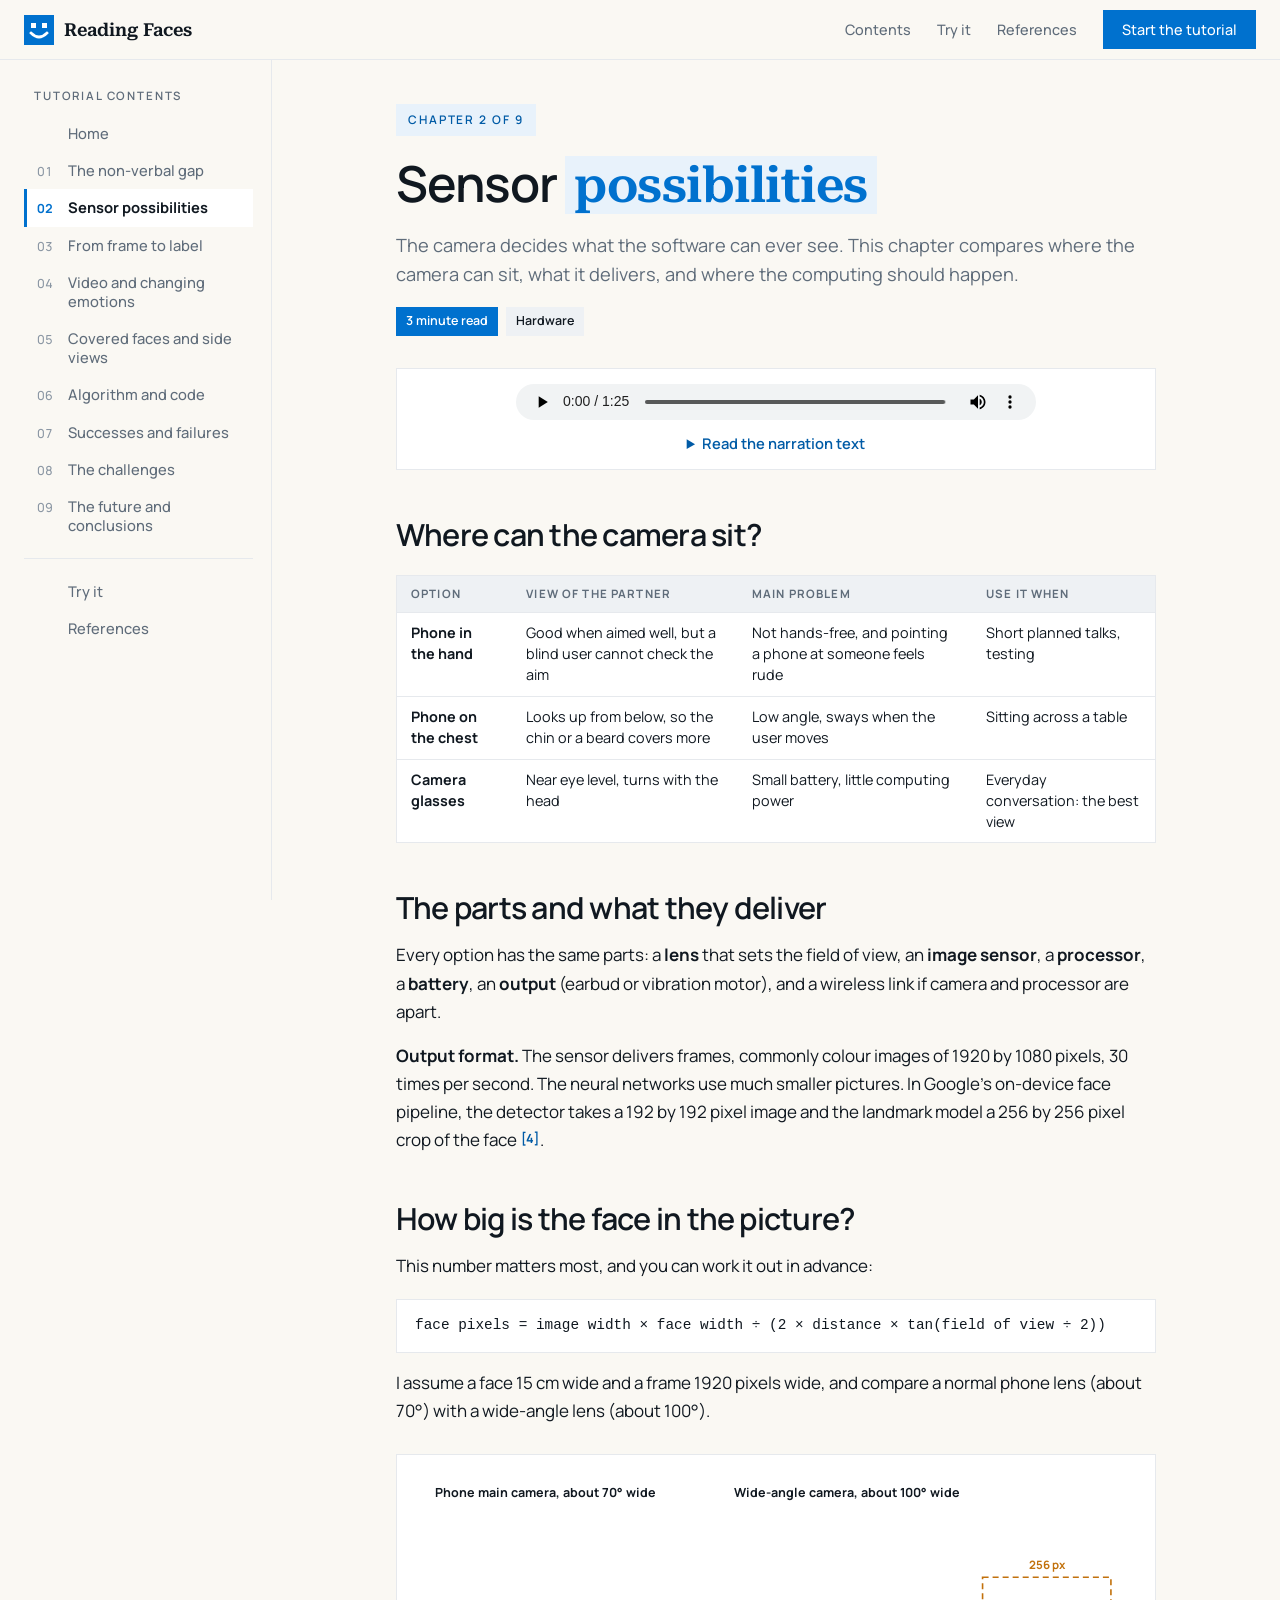
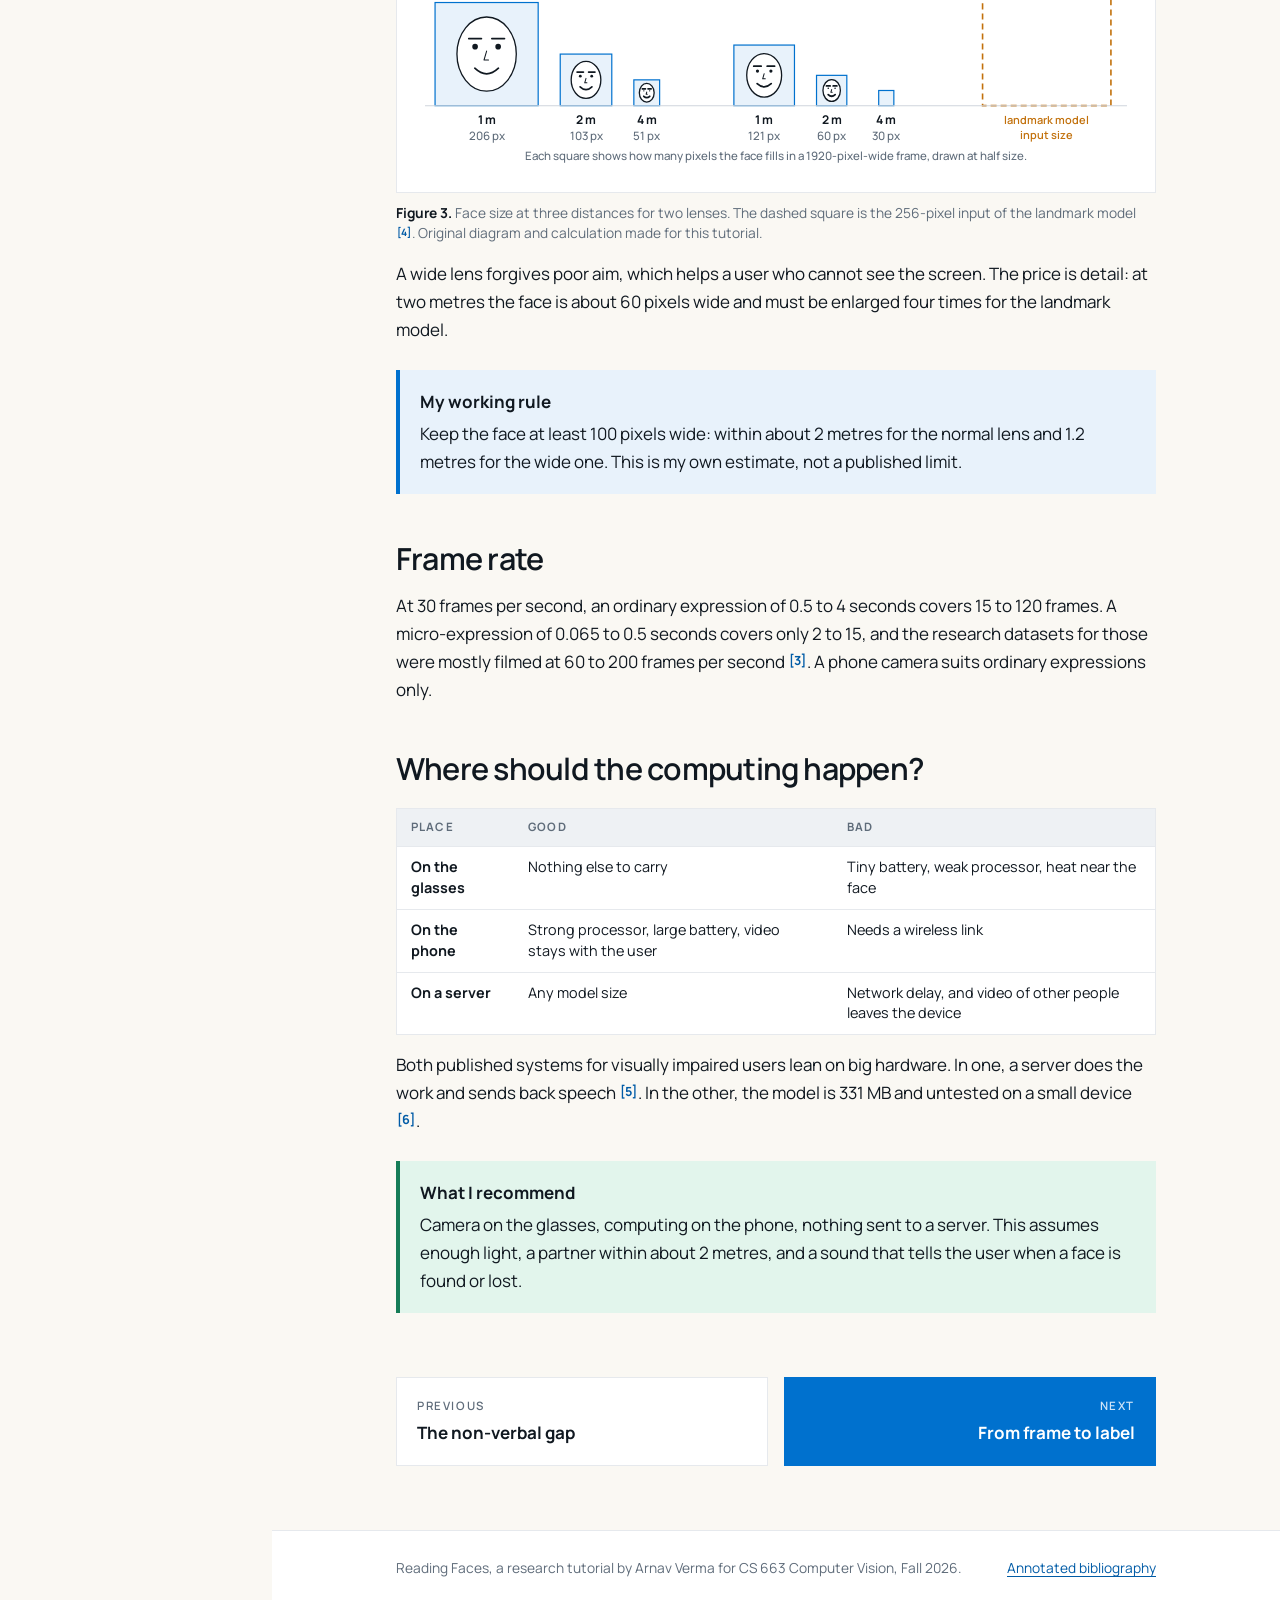
<file: sensors.html>
<!DOCTYPE html>
<html lang="en">
<head>
<meta charset="utf-8">
<meta name="viewport" content="width=device-width, initial-scale=1">
<title>Sensor possibilities | Reading Faces</title>
<meta name="description" content="Phone or camera glasses, how large the face is in the picture, frame rate, and where the computing should run.">
<link rel="preconnect" href="https://fonts.googleapis.com">
<link rel="preconnect" href="https://fonts.gstatic.com" crossorigin>
<link href="https://fonts.googleapis.com/css2?family=Manrope:wght@300;400;500;600;700&amp;family=Roboto+Serif:wght@600&amp;display=swap" rel="stylesheet">
<link rel="stylesheet" href="css/style.css">
<link rel="icon" href="data:image/svg+xml,%3Csvg xmlns='http://www.w3.org/2000/svg' viewBox='0 0 30 30'%3E%3Crect width='30' height='30' fill='%230071ce'/%3E%3Crect x='7' y='8' width='5' height='5' fill='%23fff'/%3E%3Crect x='18' y='8' width='5' height='5' fill='%23fff'/%3E%3Cpath d='M7 18 Q15 26 23 18' fill='none' stroke='%23fff' stroke-width='2.6'/%3E%3C/svg%3E">
</head>
<body>
<a class="skip" href="#main">Skip to content</a>
<header class="site-header">
  <a class="brand" href="index.html"><svg viewBox="0 0 30 30" aria-hidden="true"><rect width="30" height="30" fill="#0071ce"/><rect x="7" y="8" width="5" height="5" fill="#fff"/><rect x="18" y="8" width="5" height="5" fill="#fff"/><path d="M7 18 Q15 26 23 18" fill="none" stroke="#fff" stroke-width="2.6" stroke-linecap="square"/></svg><span>Reading Faces</span></a>
  <nav class="top-links" aria-label="Main">
    <a href="index.html#contents" class="hide-sm">Contents</a>
    <a href="try.html" class="hide-sm">Try it</a>
    <a href="references.html" class="hide-sm">References</a>
    <a class="btn hide-sm" href="problem.html">Start the tutorial</a>
    <button class="menu-btn" type="button" aria-expanded="false" aria-controls="sidebar">Menu</button>
  </nav>
</header>
<div class="shell">
<nav class="sidebar" id="sidebar" aria-label="Tutorial contents">
<p class="sidebar-title">Tutorial contents</p>
<ol>
<li><a href="index.html"><span class="num"></span><span>Home</span></a></li>
<li><a href="problem.html"><span class="num">01</span><span>The non-verbal gap</span></a></li>
<li><a href="sensors.html" aria-current="page"><span class="num">02</span><span>Sensor possibilities</span></a></li>
<li><a href="pipeline.html"><span class="num">03</span><span>From frame to label</span></a></li>
<li><a href="video.html"><span class="num">04</span><span>Video and changing emotions</span></a></li>
<li><a href="occlusion.html"><span class="num">05</span><span>Covered faces and side views</span></a></li>
<li><a href="build.html"><span class="num">06</span><span>Algorithm and code</span></a></li>
<li><a href="results.html"><span class="num">07</span><span>Successes and failures</span></a></li>
<li><a href="challenges.html"><span class="num">08</span><span>The challenges</span></a></li>
<li><a href="future.html"><span class="num">09</span><span>The future and conclusions</span></a></li>
</ol><hr><ol>
<li><a href="try.html"><span class="num"></span><span>Try it</span></a></li>
<li><a href="references.html"><span class="num"></span><span>References</span></a></li>
</ol>
</nav>
<div class="content">
<main id="main" class="article">
<header class="chapter-head">
  <span class="eyebrow">Chapter 2 of 9</span>
  <h1>Sensor <span class="mark">possibilities</span></h1>
  <p class="lead">The camera decides what the software can ever see. This chapter compares where the camera can sit, what it delivers, and where the computing should happen.</p>
  <div class="meta-row"><span class="tag blue">3 minute read</span><span class="tag">Hardware</span></div>
</header>
<section class="narration" aria-label="Narration for this page">
  <div class="narration-top">
    <audio controls preload="metadata" hidden>
      <source src="audio/02-sensors.mp3" type="audio/mpeg">
      <source src="audio/02-sensors.m4a" type="audio/mp4">
    </audio>
    <button type="button" class="speak" hidden>Play narration</button>
  </div>
  <details>
    <summary>Read the narration text</summary>
    <div class="transcript"><p>Chapter two, sensor possibilities.</p><p>There are three realistic places for the camera. In the hand, on the chest, or on a pair of glasses. A phone in the hand has a good camera, but a blind user cannot check where it points. A phone on the chest is hands-free, but it looks up at the face from below. Camera glasses follow the head and give the best view, but they have a small battery and little computing power.</p><p>The second question is how big the face is in the picture. I worked this out with a simple formula. With a normal phone lens, a face two metres away is about one hundred pixels wide. With a wide-angle lens it is only about sixty pixels. So a wider lens finds faces more easily but sees less detail.</p><p>The third question is where the computing runs. Published prototypes for blind users send the video to a server. I recommend a different split: the camera on the glasses and the computing on the phone in the pocket, so that the video of other people never leaves the user's own device.</p></div>
  </details>
</section>

<h2>Where can the camera sit?</h2>
<div class="table-wrap">
<table>
  <thead><tr><th>Option</th><th>View of the partner</th><th>Main problem</th><th>Use it when</th></tr></thead>
  <tbody>
    <tr><th scope="row">Phone in the hand</th><td>Good when aimed well, but a blind user cannot check the aim</td><td>Not hands-free, and pointing a phone at someone feels rude</td><td>Short planned talks, testing</td></tr>
    <tr><th scope="row">Phone on the chest</th><td>Looks up from below, so the chin or a beard covers more</td><td>Low angle, sways when the user moves</td><td>Sitting across a table</td></tr>
    <tr><th scope="row">Camera glasses</th><td>Near eye level, turns with the head</td><td>Small battery, little computing power</td><td>Everyday conversation: the best view</td></tr>
  </tbody>
</table>
</div>

<h2>The parts and what they deliver</h2>
<p>Every option has the same parts: a <strong>lens</strong> that sets the field of view, an <strong>image sensor</strong>, a <strong>processor</strong>, a <strong>battery</strong>, an <strong>output</strong> (earbud or vibration motor), and a wireless link if camera and processor are apart.</p>
<p><strong>Output format.</strong> The sensor delivers frames, commonly colour images of 1920 by 1080 pixels, 30 times per second. The neural networks use much smaller pictures. In Google's on-device face pipeline, the detector takes a 192 by 192 pixel image and the landmark model a 256 by 256 pixel crop of the face <a class="cite" href="references.html#ref-4" title="Reference 4">[4]</a>.</p>

<h2>How big is the face in the picture?</h2>
<p>This number matters most, and you can work it out in advance:</p>
<div class="formula">face pixels = image width &times; face width &divide; (2 &times; distance &times; tan(field of view &divide; 2))</div>
<p>I assume a face 15 cm wide and a frame 1920 pixels wide, and compare a normal phone lens (about 70&deg;) with a wide-angle lens (about 100&deg;).</p>
<figure>
  <div class="fig-frame"><svg viewBox="0 0 720 300" role="img" aria-label="Face size in pixels at 1, 2 and 4 metres for a 70 degree and a 100 degree camera, compared with the 256 pixel input of the landmark model." xmlns="http://www.w3.org/2000/svg"><defs><marker id="ah" viewBox="0 0 10 10" refX="9" refY="5" markerWidth="7" markerHeight="7" orient="auto-start-reverse"><path d="M0 0 L10 5 L0 10 z" fill="#101820"/></marker><marker id="ahb" viewBox="0 0 10 10" refX="9" refY="5" markerWidth="7" markerHeight="7" orient="auto-start-reverse"><path d="M0 0 L10 5 L0 10 z" fill="#0071ce"/></marker><pattern id="hatch" width="6" height="6" patternUnits="userSpaceOnUse" patternTransform="rotate(45)"><rect width="6" height="6" fill="#fff"/><line x1="0" y1="0" x2="0" y2="6" stroke="#5f6c7a" stroke-width="1.6"/></pattern></defs><text x="20" y="24" font-size="12.5" fill="#101820" text-anchor="start" font-weight="700" >Phone main camera, about 70° wide</text><rect x="20" y="129.17334351456776" width="102.82665648543225" height="102.82665648543225" fill="#e8f2fb" stroke="#0071ce" stroke-width="1.2" /><g transform="translate(71.41332824271612,180.58667175728388)"><ellipse cx="0" cy="0" rx="29.6" ry="37.0" fill="#fff" stroke="#101820" stroke-width="1.3"/><g transform="translate(0.0,0) scale(1.00,1)"><line x1="-17.8" y1="-15.5" x2="-5.2" y2="-15.5" stroke="#101820" stroke-width="1.7" stroke-linecap="round"/><line x1="17.8" y1="-15.5" x2="5.2" y2="-15.5" stroke="#101820" stroke-width="1.7" stroke-linecap="round"/><circle cx="-11.5" cy="-7.4" r="2.8" fill="#101820"/><circle cx="11.5" cy="-7.4" r="2.8" fill="#101820"/><path d="M0 -3.0 L-2.6 5.9 L1.9 5.9" fill="none" stroke="#101820" stroke-width="1.0" stroke-linejoin="round" stroke-linecap="round"/><path d="M-11.8 14.1 Q0 25.2 11.8 14.1" fill="none" stroke="#101820" stroke-width="1.7" stroke-linecap="round" stroke-linejoin="round"/></g></g><text x="71.41332824271612" y="250" font-size="12" fill="#101820" text-anchor="middle" font-weight="700" >1 m</text><text x="71.41332824271612" y="266" font-size="11.5" fill="#5f6c7a" text-anchor="middle" font-weight="500" >206 px</text><rect x="144.82665648543224" y="180.58667175728388" width="51.413328242716126" height="51.413328242716126" fill="#e8f2fb" stroke="#0071ce" stroke-width="1.2" /><g transform="translate(170.5333206067903,206.29333587864193)"><ellipse cx="0" cy="0" rx="14.8" ry="18.5" fill="#fff" stroke="#101820" stroke-width="1.3"/><g transform="translate(0.0,0) scale(1.00,1)"><line x1="-8.9" y1="-7.8" x2="-2.6" y2="-7.8" stroke="#101820" stroke-width="1.7" stroke-linecap="round"/><line x1="8.9" y1="-7.8" x2="2.6" y2="-7.8" stroke="#101820" stroke-width="1.7" stroke-linecap="round"/><circle cx="-5.7" cy="-3.7" r="1.4" fill="#101820"/><circle cx="5.7" cy="-3.7" r="1.4" fill="#101820"/><path d="M0 -1.5 L-1.3 3.0 L0.9 3.0" fill="none" stroke="#101820" stroke-width="1.0" stroke-linejoin="round" stroke-linecap="round"/><path d="M-5.9 7.0 Q0 12.6 5.9 7.0" fill="none" stroke="#101820" stroke-width="1.7" stroke-linecap="round" stroke-linejoin="round"/></g></g><text x="170.5333206067903" y="250" font-size="12" fill="#101820" text-anchor="middle" font-weight="700" >2 m</text><text x="170.5333206067903" y="266" font-size="11.5" fill="#5f6c7a" text-anchor="middle" font-weight="500" >103 px</text><rect x="218.23998472814836" y="206.29333587864193" width="25.706664121358063" height="25.706664121358063" fill="#e8f2fb" stroke="#0071ce" stroke-width="1.2" /><g transform="translate(231.0933167888274,219.14666793932096)"><ellipse cx="0" cy="0" rx="7.4" ry="9.3" fill="#fff" stroke="#101820" stroke-width="1.3"/><g transform="translate(0.0,0) scale(1.00,1)"><line x1="-4.4" y1="-3.9" x2="-1.3" y2="-3.9" stroke="#101820" stroke-width="1.7" stroke-linecap="round"/><line x1="4.4" y1="-3.9" x2="1.3" y2="-3.9" stroke="#101820" stroke-width="1.7" stroke-linecap="round"/><circle cx="-2.9" cy="-1.9" r="0.7" fill="#101820"/><circle cx="2.9" cy="-1.9" r="0.7" fill="#101820"/><path d="M0 -0.7 L-0.6 1.5 L0.5 1.5" fill="none" stroke="#101820" stroke-width="1.0" stroke-linejoin="round" stroke-linecap="round"/><path d="M-3.0 3.5 Q0 6.3 3.0 3.5" fill="none" stroke="#101820" stroke-width="1.7" stroke-linecap="round" stroke-linejoin="round"/></g></g><text x="231.0933167888274" y="250" font-size="12" fill="#101820" text-anchor="middle" font-weight="700" >4 m</text><text x="231.0933167888274" y="266" font-size="11.5" fill="#5f6c7a" text-anchor="middle" font-weight="500" >51 px</text><text x="318" y="24" font-size="12.5" fill="#101820" text-anchor="start" font-weight="700" >Wide-angle camera, about 100° wide</text><rect x="318" y="171.58482655523585" width="60.41517344476416" height="60.41517344476416" fill="#e8f2fb" stroke="#0071ce" stroke-width="1.2" /><g transform="translate(348.2075867223821,201.79241327761792)"><ellipse cx="0" cy="0" rx="17.4" ry="21.7" fill="#fff" stroke="#101820" stroke-width="1.3"/><g transform="translate(0.0,0) scale(1.00,1)"><line x1="-10.4" y1="-9.1" x2="-3.0" y2="-9.1" stroke="#101820" stroke-width="1.7" stroke-linecap="round"/><line x1="10.4" y1="-9.1" x2="3.0" y2="-9.1" stroke="#101820" stroke-width="1.7" stroke-linecap="round"/><circle cx="-6.7" cy="-4.3" r="1.6" fill="#101820"/><circle cx="6.7" cy="-4.3" r="1.6" fill="#101820"/><path d="M0 -1.7 L-1.5 3.5 L1.1 3.5" fill="none" stroke="#101820" stroke-width="1.0" stroke-linejoin="round" stroke-linecap="round"/><path d="M-7.0 8.3 Q0 14.8 7.0 8.3" fill="none" stroke="#101820" stroke-width="1.7" stroke-linecap="round" stroke-linejoin="round"/></g></g><text x="348.2075867223821" y="250" font-size="12" fill="#101820" text-anchor="middle" font-weight="700" >1 m</text><text x="348.2075867223821" y="266" font-size="11.5" fill="#5f6c7a" text-anchor="middle" font-weight="500" >121 px</text><rect x="400.41517344476415" y="201.79241327761792" width="30.20758672238208" height="30.20758672238208" fill="#e8f2fb" stroke="#0071ce" stroke-width="1.2" /><g transform="translate(415.5189668059552,216.89620663880896)"><ellipse cx="0" cy="0" rx="8.7" ry="10.9" fill="#fff" stroke="#101820" stroke-width="1.3"/><g transform="translate(0.0,0) scale(1.00,1)"><line x1="-5.2" y1="-4.6" x2="-1.5" y2="-4.6" stroke="#101820" stroke-width="1.7" stroke-linecap="round"/><line x1="5.2" y1="-4.6" x2="1.5" y2="-4.6" stroke="#101820" stroke-width="1.7" stroke-linecap="round"/><circle cx="-3.4" cy="-2.2" r="0.8" fill="#101820"/><circle cx="3.4" cy="-2.2" r="0.8" fill="#101820"/><path d="M0 -0.9 L-0.8 1.7 L0.5 1.7" fill="none" stroke="#101820" stroke-width="1.0" stroke-linejoin="round" stroke-linecap="round"/><path d="M-3.5 4.1 Q0 7.4 3.5 4.1" fill="none" stroke="#101820" stroke-width="1.7" stroke-linecap="round" stroke-linejoin="round"/></g></g><text x="415.5189668059552" y="250" font-size="12" fill="#101820" text-anchor="middle" font-weight="700" >2 m</text><text x="415.5189668059552" y="266" font-size="11.5" fill="#5f6c7a" text-anchor="middle" font-weight="500" >60 px</text><rect x="462.41517344476415" y="216.89620663880896" width="15.10379336119104" height="15.10379336119104" fill="#e8f2fb" stroke="#0071ce" stroke-width="1.2" /><text x="469.96707012535967" y="250" font-size="12" fill="#101820" text-anchor="middle" font-weight="700" >4 m</text><text x="469.96707012535967" y="266" font-size="11.5" fill="#5f6c7a" text-anchor="middle" font-weight="500" >30 px</text><rect x="566" y="104.0" width="128.0" height="128.0" fill="none" stroke="#c2710c" stroke-width="1.6" stroke-dasharray="6 4"/><text x="630.0" y="96.0" font-size="11.5" fill="#c2710c" text-anchor="middle" font-weight="700" >256 px</text><text x="630.0" y="250" font-size="11" fill="#c2710c" text-anchor="middle" font-weight="600" >landmark model</text><text x="630.0" y="265" font-size="11" fill="#c2710c" text-anchor="middle" font-weight="600" >input size</text><line x1="10" y1="232" x2="710" y2="232" stroke="#cfd5dc" stroke-width="1"/><text x="360" y="286" font-size="11.5" fill="#5f6c7a" text-anchor="middle" font-weight="500" >Each square shows how many pixels the face fills in a 1920-pixel-wide frame, drawn at half size.</text></svg></div>
  <figcaption><b>Figure 3.</b> Face size at three distances for two lenses. The dashed square is the 256-pixel input of the landmark model <a class="cite" href="references.html#ref-4" title="Reference 4">[4]</a>. Original diagram and calculation made for this tutorial.</figcaption>
</figure>
<p>A wide lens forgives poor aim, which helps a user who cannot see the screen. The price is detail: at two metres the face is about 60 pixels wide and must be enlarged four times for the landmark model.</p>
<div class="note">
  <span class="note-title">My working rule</span>
  Keep the face at least 100 pixels wide: within about 2 metres for the normal lens and 1.2 metres for the wide one. This is my own estimate, not a published limit.
</div>

<h2>Frame rate</h2>
<p>At 30 frames per second, an ordinary expression of 0.5 to 4 seconds covers 15 to 120 frames. A micro-expression of 0.065 to 0.5 seconds covers only 2 to 15, and the research datasets for those were mostly filmed at 60 to 200 frames per second <a class="cite" href="references.html#ref-3" title="Reference 3">[3]</a>. A phone camera suits ordinary expressions only.</p>

<h2>Where should the computing happen?</h2>
<div class="table-wrap">
<table>
  <thead><tr><th>Place</th><th>Good</th><th>Bad</th></tr></thead>
  <tbody>
    <tr><th scope="row">On the glasses</th><td>Nothing else to carry</td><td>Tiny battery, weak processor, heat near the face</td></tr>
    <tr><th scope="row">On the phone</th><td>Strong processor, large battery, video stays with the user</td><td>Needs a wireless link</td></tr>
    <tr><th scope="row">On a server</th><td>Any model size</td><td>Network delay, and video of other people leaves the device</td></tr>
  </tbody>
</table>
</div>
<p>Both published systems for visually impaired users lean on big hardware. In one, a server does the work and sends back speech <a class="cite" href="references.html#ref-5" title="Reference 5">[5]</a>. In the other, the model is 331 MB and untested on a small device <a class="cite" href="references.html#ref-6" title="Reference 6">[6]</a>.</p>
<div class="note good">
  <span class="note-title">What I recommend</span>
  Camera on the glasses, computing on the phone, nothing sent to a server. This assumes enough light, a partner within about 2 metres, and a sound that tells the user when a face is found or lost.
</div>

<nav class="pager" aria-label="Previous and next page">
<a class="prev" href="problem.html"><span class="dir">Previous</span><span class="ttl">The non-verbal gap</span></a>
<a class="next" href="pipeline.html"><span class="dir">Next</span><span class="ttl">From frame to label</span></a>
</nav>
</main>
<footer class="site-footer">
  <div class="article">
    <span>Reading Faces, a research tutorial by Arnav Verma for CS 663 Computer Vision, Fall 2026.</span>
    <span><a href="references.html">Annotated bibliography</a></span>
  </div>
</footer>
</div>
</div>
<script src="js/site.js"></script>
</body>
</html>
</file>
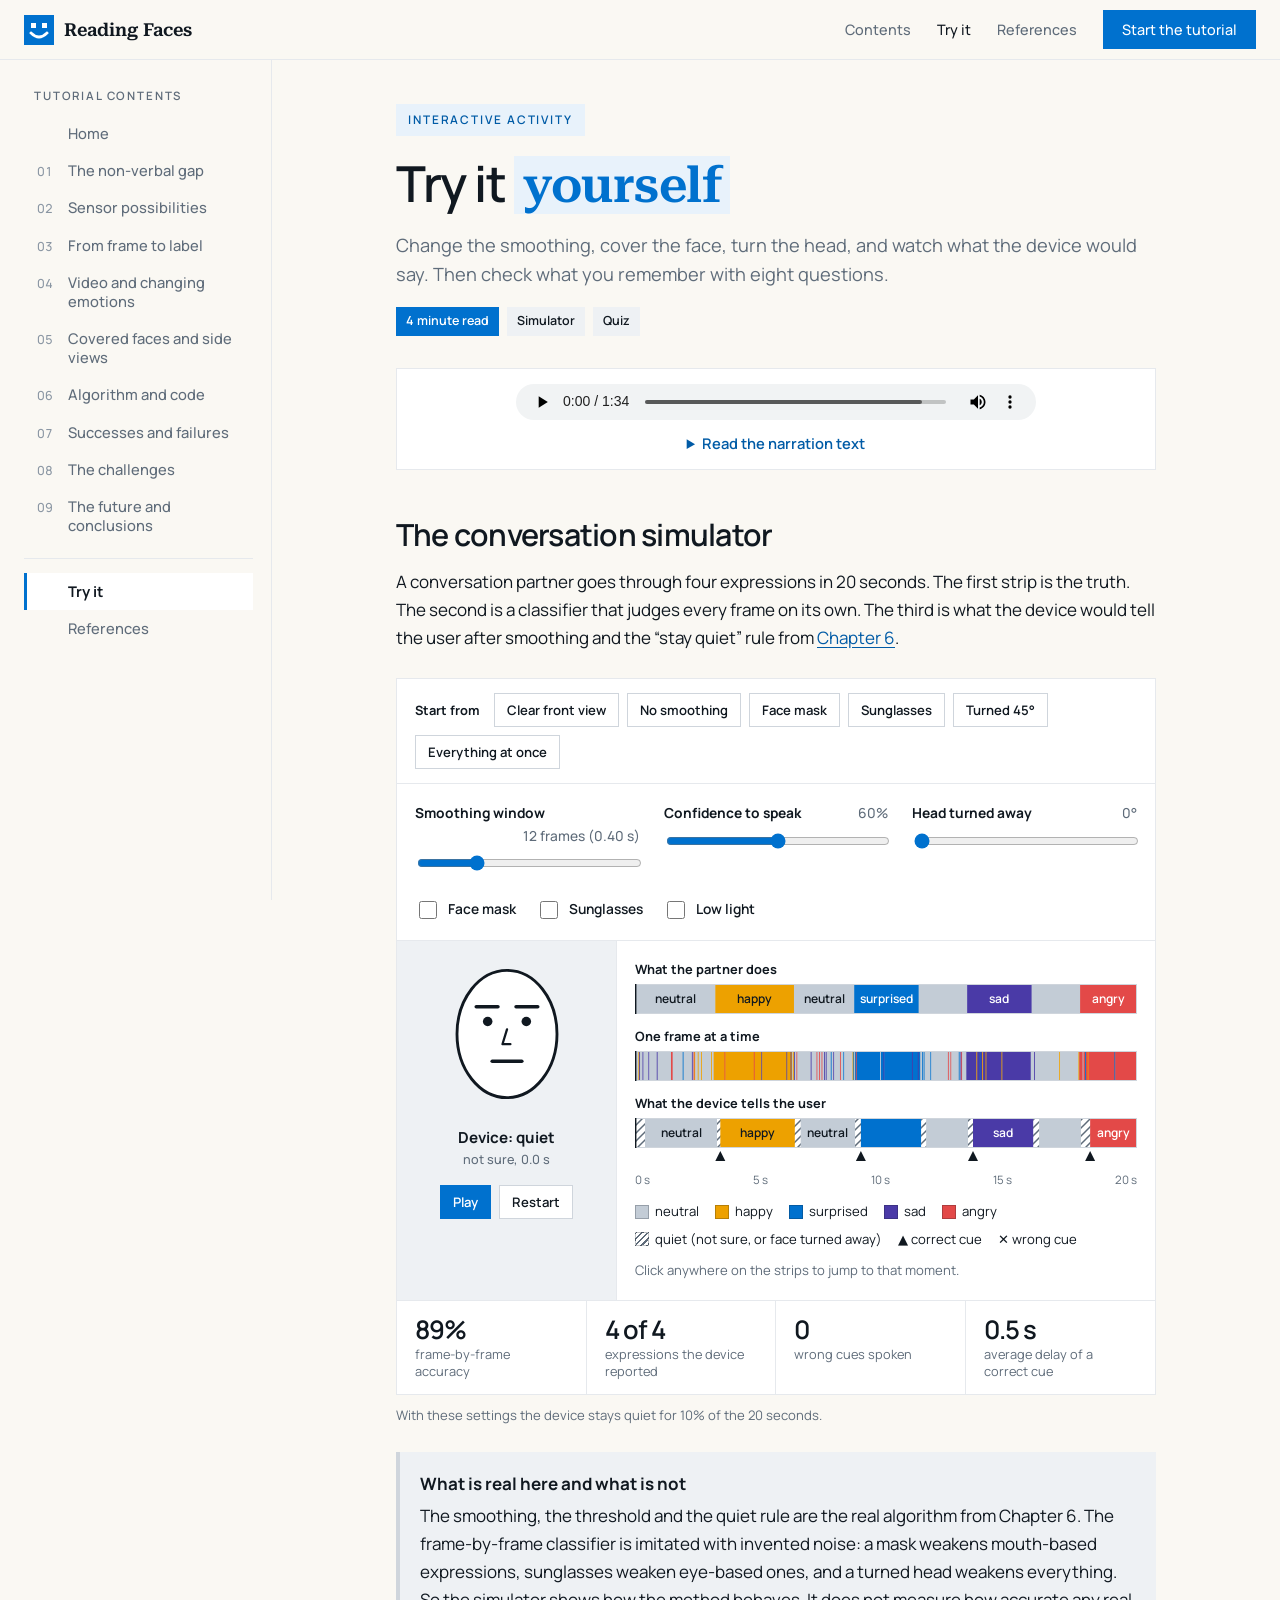
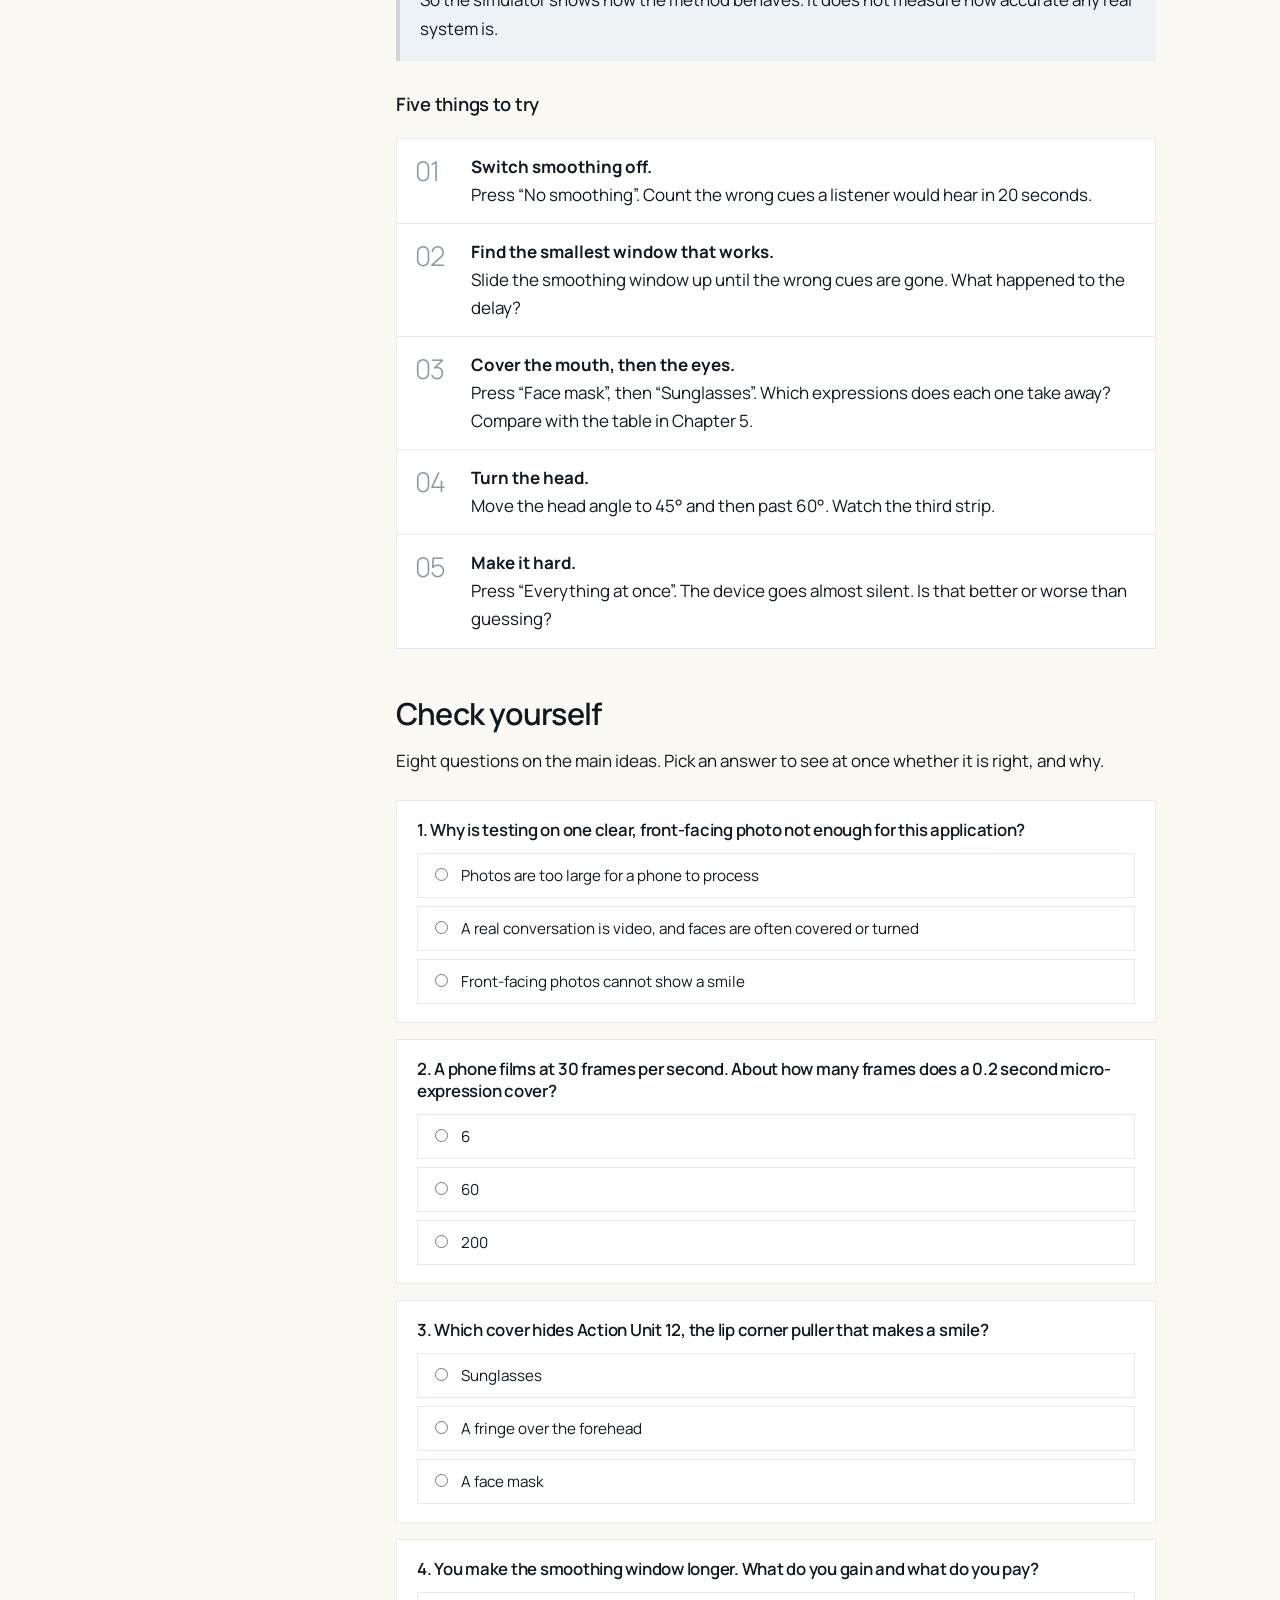
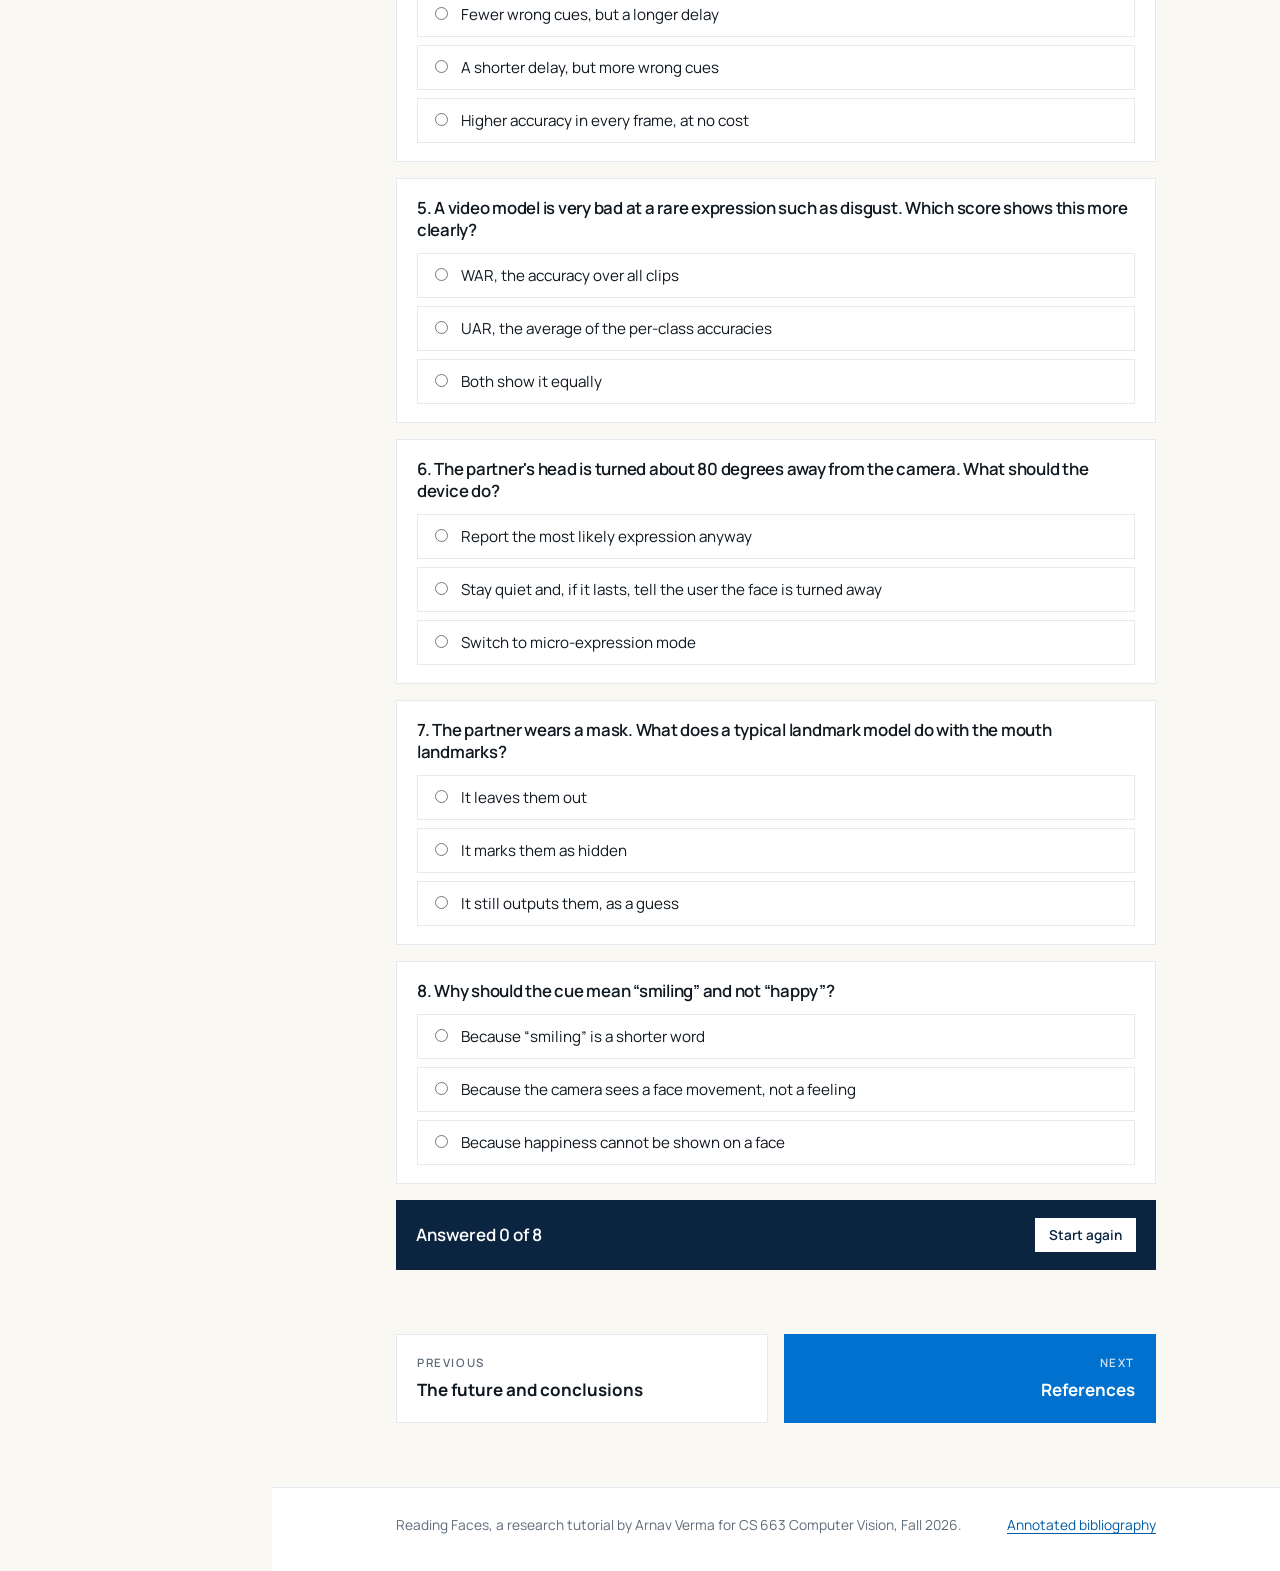
<file: try.html>
<!DOCTYPE html>
<html lang="en">
<head>
<meta charset="utf-8">
<meta name="viewport" content="width=device-width, initial-scale=1">
<title>Try it: simulator and quiz | Reading Faces</title>
<meta name="description" content="An interactive simulator for temporal smoothing, covered faces and head angle in facial expression recognition, followed by an eight-question quiz.">
<link rel="preconnect" href="https://fonts.googleapis.com">
<link rel="preconnect" href="https://fonts.gstatic.com" crossorigin>
<link href="https://fonts.googleapis.com/css2?family=Manrope:wght@300;400;500;600;700&amp;family=Roboto+Serif:wght@600&amp;display=swap" rel="stylesheet">
<link rel="stylesheet" href="css/style.css">
<link rel="icon" href="data:image/svg+xml,%3Csvg xmlns='http://www.w3.org/2000/svg' viewBox='0 0 30 30'%3E%3Crect width='30' height='30' fill='%230071ce'/%3E%3Crect x='7' y='8' width='5' height='5' fill='%23fff'/%3E%3Crect x='18' y='8' width='5' height='5' fill='%23fff'/%3E%3Cpath d='M7 18 Q15 26 23 18' fill='none' stroke='%23fff' stroke-width='2.6'/%3E%3C/svg%3E">
</head>
<body>
<a class="skip" href="#main">Skip to content</a>
<header class="site-header">
  <a class="brand" href="index.html"><svg viewBox="0 0 30 30" aria-hidden="true"><rect width="30" height="30" fill="#0071ce"/><rect x="7" y="8" width="5" height="5" fill="#fff"/><rect x="18" y="8" width="5" height="5" fill="#fff"/><path d="M7 18 Q15 26 23 18" fill="none" stroke="#fff" stroke-width="2.6" stroke-linecap="square"/></svg><span>Reading Faces</span></a>
  <nav class="top-links" aria-label="Main">
    <a href="index.html#contents" class="hide-sm">Contents</a>
    <a href="try.html" class="hide-sm" aria-current="page">Try it</a>
    <a href="references.html" class="hide-sm">References</a>
    <a class="btn hide-sm" href="problem.html">Start the tutorial</a>
    <button class="menu-btn" type="button" aria-expanded="false" aria-controls="sidebar">Menu</button>
  </nav>
</header>
<div class="shell">
<nav class="sidebar" id="sidebar" aria-label="Tutorial contents">
<p class="sidebar-title">Tutorial contents</p>
<ol>
<li><a href="index.html"><span class="num"></span><span>Home</span></a></li>
<li><a href="problem.html"><span class="num">01</span><span>The non-verbal gap</span></a></li>
<li><a href="sensors.html"><span class="num">02</span><span>Sensor possibilities</span></a></li>
<li><a href="pipeline.html"><span class="num">03</span><span>From frame to label</span></a></li>
<li><a href="video.html"><span class="num">04</span><span>Video and changing emotions</span></a></li>
<li><a href="occlusion.html"><span class="num">05</span><span>Covered faces and side views</span></a></li>
<li><a href="build.html"><span class="num">06</span><span>Algorithm and code</span></a></li>
<li><a href="results.html"><span class="num">07</span><span>Successes and failures</span></a></li>
<li><a href="challenges.html"><span class="num">08</span><span>The challenges</span></a></li>
<li><a href="future.html"><span class="num">09</span><span>The future and conclusions</span></a></li>
</ol><hr><ol>
<li><a href="try.html" aria-current="page"><span class="num"></span><span>Try it</span></a></li>
<li><a href="references.html"><span class="num"></span><span>References</span></a></li>
</ol>
</nav>
<div class="content">
<main id="main" class="article">
<header class="chapter-head">
  <span class="eyebrow">Interactive activity</span>
  <h1>Try it <span class="mark">yourself</span></h1>
  <p class="lead">Change the smoothing, cover the face, turn the head, and watch what the device would say. Then check what you remember with eight questions.</p>
  <div class="meta-row"><span class="tag blue">4 minute read</span><span class="tag">Simulator</span><span class="tag">Quiz</span></div>
</header>
<section class="narration" aria-label="Narration for this page">
  <div class="narration-top">
    <audio controls preload="metadata" hidden>
      <source src="audio/10-try.mp3" type="audio/mpeg">
      <source src="audio/10-try.m4a" type="audio/mp4">
    </audio>
    <button type="button" class="speak" hidden>Play narration</button>
  </div>
  <details>
    <summary>Read the narration text</summary>
    <div class="transcript"><p>This is the interactive page.</p><p>At the top is a simulator. It plays a twenty-second conversation in which the partner smiles, looks surprised, looks sad and then looks angry.</p><p>There are three coloured strips. The first shows what the partner really does. The second shows a classifier that looks at one frame at a time. The third shows what the device would tell the user after smoothing. A small triangle marks each moment the device speaks.</p><p>You can change three sliders: the smoothing window, the confidence threshold and the head angle. You can also add a mask, sunglasses or low light. The four numbers under the strips show how well the device did.</p><p>Try it without smoothing first and count the wrong cues. Then increase the window and watch them disappear while the delay grows. Then add a mask and see which expressions are missed.</p><p>The simulator uses an invented noise model. It shows how the method behaves, not how accurate a real system is.</p><p>Below the simulator is a quiz with eight questions and instant feedback.</p></div>
  </details>
</section>

<h2>The conversation simulator</h2>
<p>A conversation partner goes through four expressions in 20 seconds. The first strip is the truth. The second is a classifier that judges every frame on its own. The third is what the device would tell the user after smoothing and the &ldquo;stay quiet&rdquo; rule from <a href="build.html">Chapter 6</a>.</p>

<div class="sim" id="sim">
  <div class="presets">
    <span>Start from</span>
    <button type="button" data-preset="lab">Clear front view</button>
    <button type="button" data-preset="raw">No smoothing</button>
    <button type="button" data-preset="mask">Face mask</button>
    <button type="button" data-preset="sunglasses">Sunglasses</button>
    <button type="button" data-preset="side">Turned 45&deg;</button>
    <button type="button" data-preset="all">Everything at once</button>
  </div>
  <div class="sim-controls">
    <div>
      <label for="s-window">Smoothing window <output id="o-window"></output></label>
      <input type="range" id="s-window" min="1" max="45" step="1" value="12">
    </div>
    <div>
      <label for="s-threshold">Confidence to speak <output id="o-threshold"></output></label>
      <input type="range" id="s-threshold" min="30" max="90" step="5" value="60">
    </div>
    <div>
      <label for="s-yaw">Head turned away <output id="o-yaw"></output></label>
      <input type="range" id="s-yaw" min="0" max="90" step="5" value="0">
    </div>
    <div class="checks">
      <label><input type="checkbox" id="s-mask"> Face mask</label>
      <label><input type="checkbox" id="s-sunglasses"> Sunglasses</label>
      <label><input type="checkbox" id="s-light"> Low light</label>
    </div>
  </div>
  <div class="sim-top">
    <div class="sim-face">
      <svg id="sim-face" viewBox="-60 -66 120 132" role="img" aria-label="Drawing of the partner's face at the current moment">
        <ellipse cx="0" cy="0" rx="44" ry="56" fill="#fff" stroke="#101820" stroke-width="2.5"/>
        <g id="f-features">
          <line id="f-browL" x1="-27" y1="-24" x2="-8" y2="-24" stroke="#101820" stroke-width="3.2" stroke-linecap="round"/>
          <line id="f-browR" x1="27" y1="-24" x2="8" y2="-24" stroke="#101820" stroke-width="3.2" stroke-linecap="round"/>
          <circle id="f-eyeL" cx="-17" cy="-11" r="4.2" fill="#101820"/>
          <circle id="f-eyeR" cx="17" cy="-11" r="4.2" fill="#101820"/>
          <path d="M0 -4 L-4 9 L3 9" fill="none" stroke="#101820" stroke-width="2" stroke-linejoin="round" stroke-linecap="round"/>
          <path id="f-mouth" d="M-13 24 L13 24" fill="none" stroke="#101820" stroke-width="3.2" stroke-linecap="round" stroke-linejoin="round"/>
          <g id="f-sunglasses" style="display:none">
            <rect x="-28.6" y="-20.2" width="22.4" height="16.8" fill="#101820"/>
            <rect x="6.2" y="-20.2" width="22.4" height="16.8" fill="#101820"/>
            <line x1="-6.2" y1="-13.4" x2="6.2" y2="-13.4" stroke="#101820" stroke-width="2.5"/>
          </g>
        </g>
        <path id="f-mask" style="display:none" d="M-40.3 -1.1 Q0 -11.2 40.3 -1.1 L33.6 34.7 Q0 57.1 -33.6 34.7 Z" fill="#e8f2fb" stroke="#0071ce" stroke-width="2.5"/>
        <path id="f-shade" style="display:none" d="" fill="#eef1f4" stroke="#101820" stroke-width="2.5"/>
        <rect id="f-dark" style="display:none" x="-60" y="-66" width="120" height="132" fill="#101820" opacity="0.45"/>
      </svg>
      <div class="sim-say" id="sim-say" aria-live="polite">Device: <small>press Play</small></div>
      <div class="sim-actions" style="justify-content:center">
        <button type="button" class="primary" id="sim-play">Play</button>
        <button type="button" id="sim-reset">Restart</button>
      </div>
    </div>
    <div class="sim-strips">
      <div class="strip-row"><span class="strip-name">What the partner does</span><canvas id="c-truth" height="30"></canvas></div>
      <div class="strip-row"><span class="strip-name">One frame at a time</span><canvas id="c-raw" height="30"></canvas></div>
      <div class="strip-row"><span class="strip-name">What the device tells the user</span><canvas id="c-out" height="46"></canvas></div>
      <div class="strip-axis" aria-hidden="true"><span>0 s</span><span>5 s</span><span>10 s</span><span>15 s</span><span>20 s</span></div>
      <div class="legend" aria-hidden="true">
        <span><i style="background:#c3ccd6"></i>neutral</span>
        <span><i style="background:#eda100"></i>happy</span>
        <span><i style="background:#0071ce"></i>surprised</span>
        <span><i style="background:#4a3aa7"></i>sad</span>
        <span><i style="background:#e34948"></i>angry</span>
        <span><i class="hatch"></i>quiet (not sure, or face turned away)</span>
        <span>&#9650; correct cue</span>
        <span>&#10005; wrong cue</span>
      </div>
      <p class="strip-hint">Click anywhere on the strips to jump to that moment.</p>
    </div>
  </div>
  <div class="sim-stats" id="sim-stats" aria-live="polite">
    <div><b id="st-acc">-</b><span>frame-by-frame accuracy</span></div>
    <div><b id="st-caught">-</b><span>expressions the device reported</span></div>
    <div><b id="st-wrong">-</b><span>wrong cues spoken</span></div>
    <div><b id="st-delay">-</b><span>average delay of a correct cue</span></div>
  </div>
</div>
<noscript><p class="note warn">The simulator and the quiz need JavaScript. Please turn it on in your browser.</p></noscript>
<p class="strip-hint" id="sim-summary"></p>

<div class="note plain">
  <span class="note-title">What is real here and what is not</span>
  The smoothing, the threshold and the quiet rule are the real algorithm from Chapter 6. The frame-by-frame classifier is imitated with invented noise: a mask weakens mouth-based expressions, sunglasses weaken eye-based ones, and a turned head weakens everything. So the simulator shows how the method behaves. It does not measure how accurate any real system is.
</div>

<h3>Five things to try</h3>
<ol class="steps">
  <li><strong>Switch smoothing off.</strong> Press &ldquo;No smoothing&rdquo;. Count the wrong cues a listener would hear in 20 seconds.</li>
  <li><strong>Find the smallest window that works.</strong> Slide the smoothing window up until the wrong cues are gone. What happened to the delay?</li>
  <li><strong>Cover the mouth, then the eyes.</strong> Press &ldquo;Face mask&rdquo;, then &ldquo;Sunglasses&rdquo;. Which expressions does each one take away? Compare with the table in Chapter 5.</li>
  <li><strong>Turn the head.</strong> Move the head angle to 45&deg; and then past 60&deg;. Watch the third strip.</li>
  <li><strong>Make it hard.</strong> Press &ldquo;Everything at once&rdquo;. The device goes almost silent. Is that better or worse than guessing?</li>
</ol>

<h2 id="quiz-title">Check yourself</h2>
<p>Eight questions on the main ideas. Pick an answer to see at once whether it is right, and why.</p>
<div class="quiz" id="quiz"></div>

<nav class="pager" aria-label="Previous and next page">
<a class="prev" href="future.html"><span class="dir">Previous</span><span class="ttl">The future and conclusions</span></a>
<a class="next" href="references.html"><span class="dir">Next</span><span class="ttl">References</span></a>
</nav>
</main>
<footer class="site-footer">
  <div class="article">
    <span>Reading Faces, a research tutorial by Arnav Verma for CS 663 Computer Vision, Fall 2026.</span>
    <span><a href="references.html">Annotated bibliography</a></span>
  </div>
</footer>
</div>
</div>
<script src="js/site.js"></script>
<script src="js/sim-core.js"></script>
<script src="js/sim.js"></script>
<script src="js/quiz.js"></script>
</body>
</html>
</file>
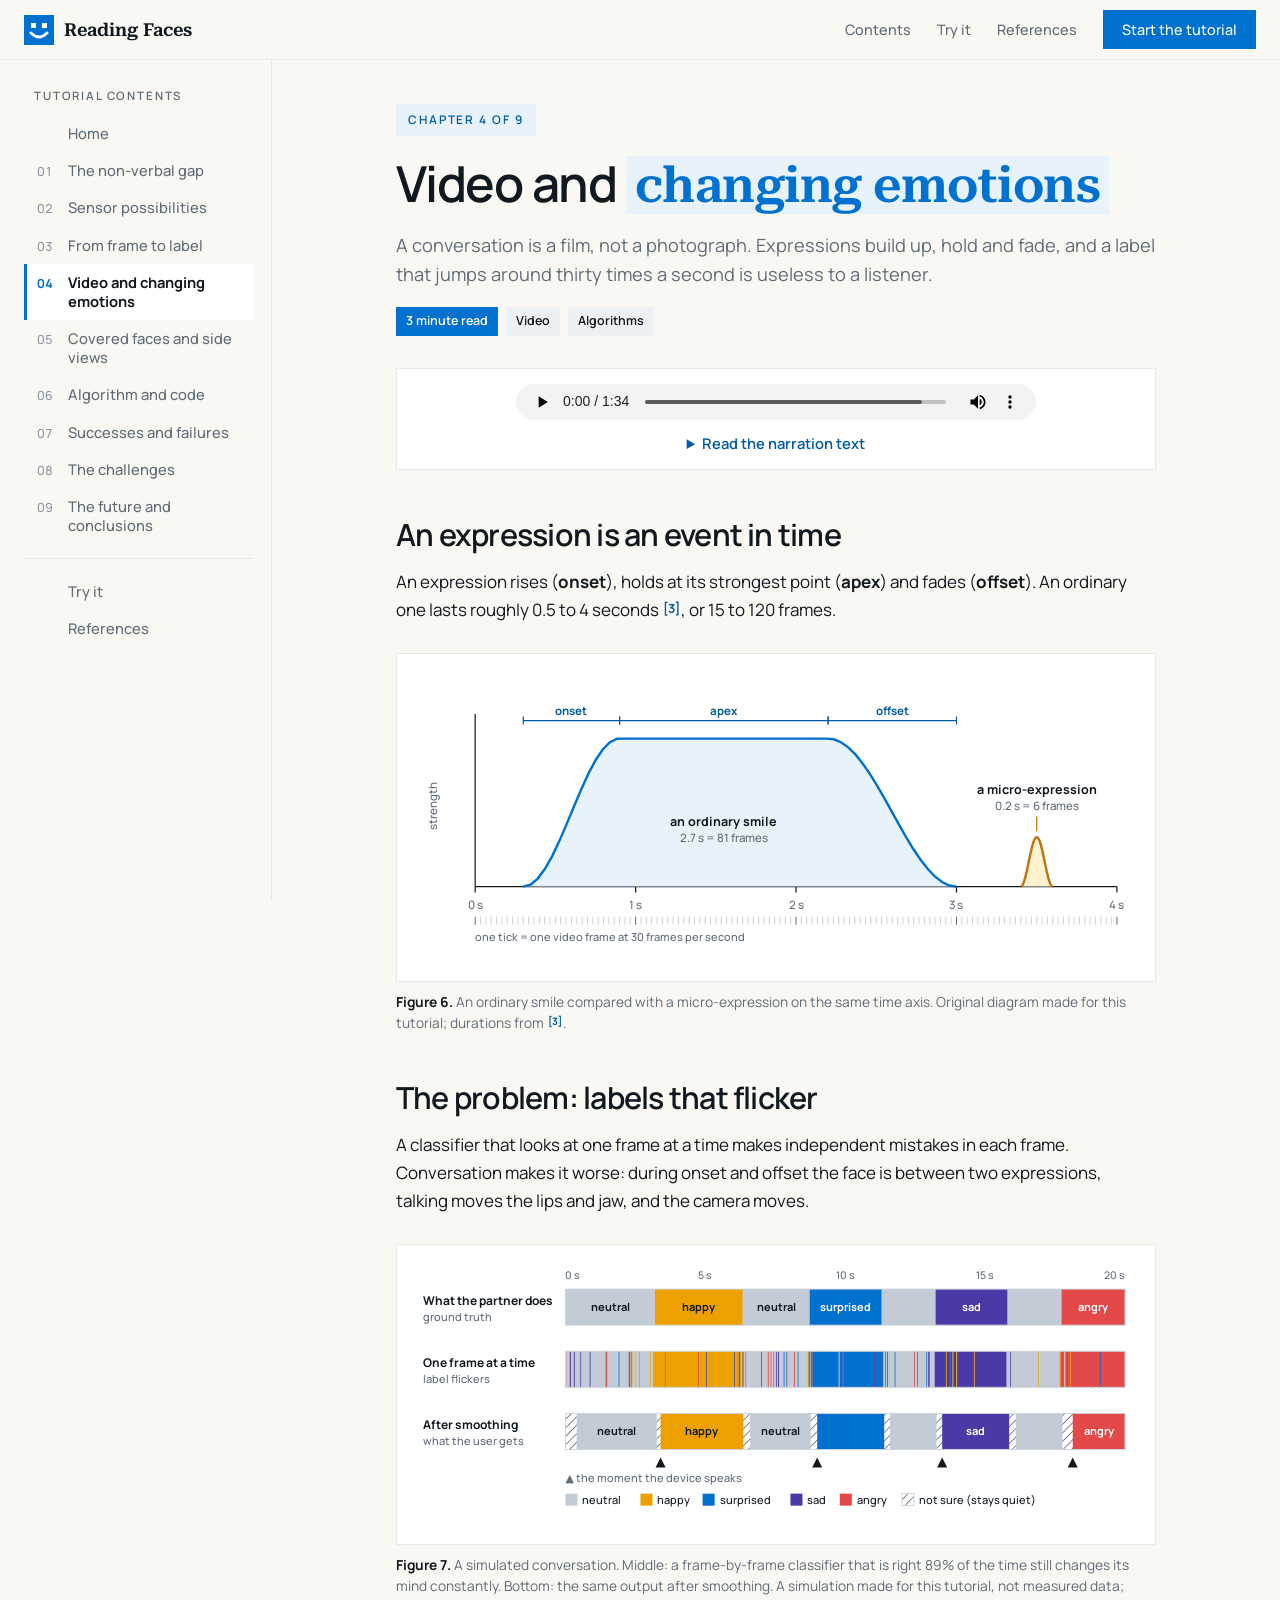
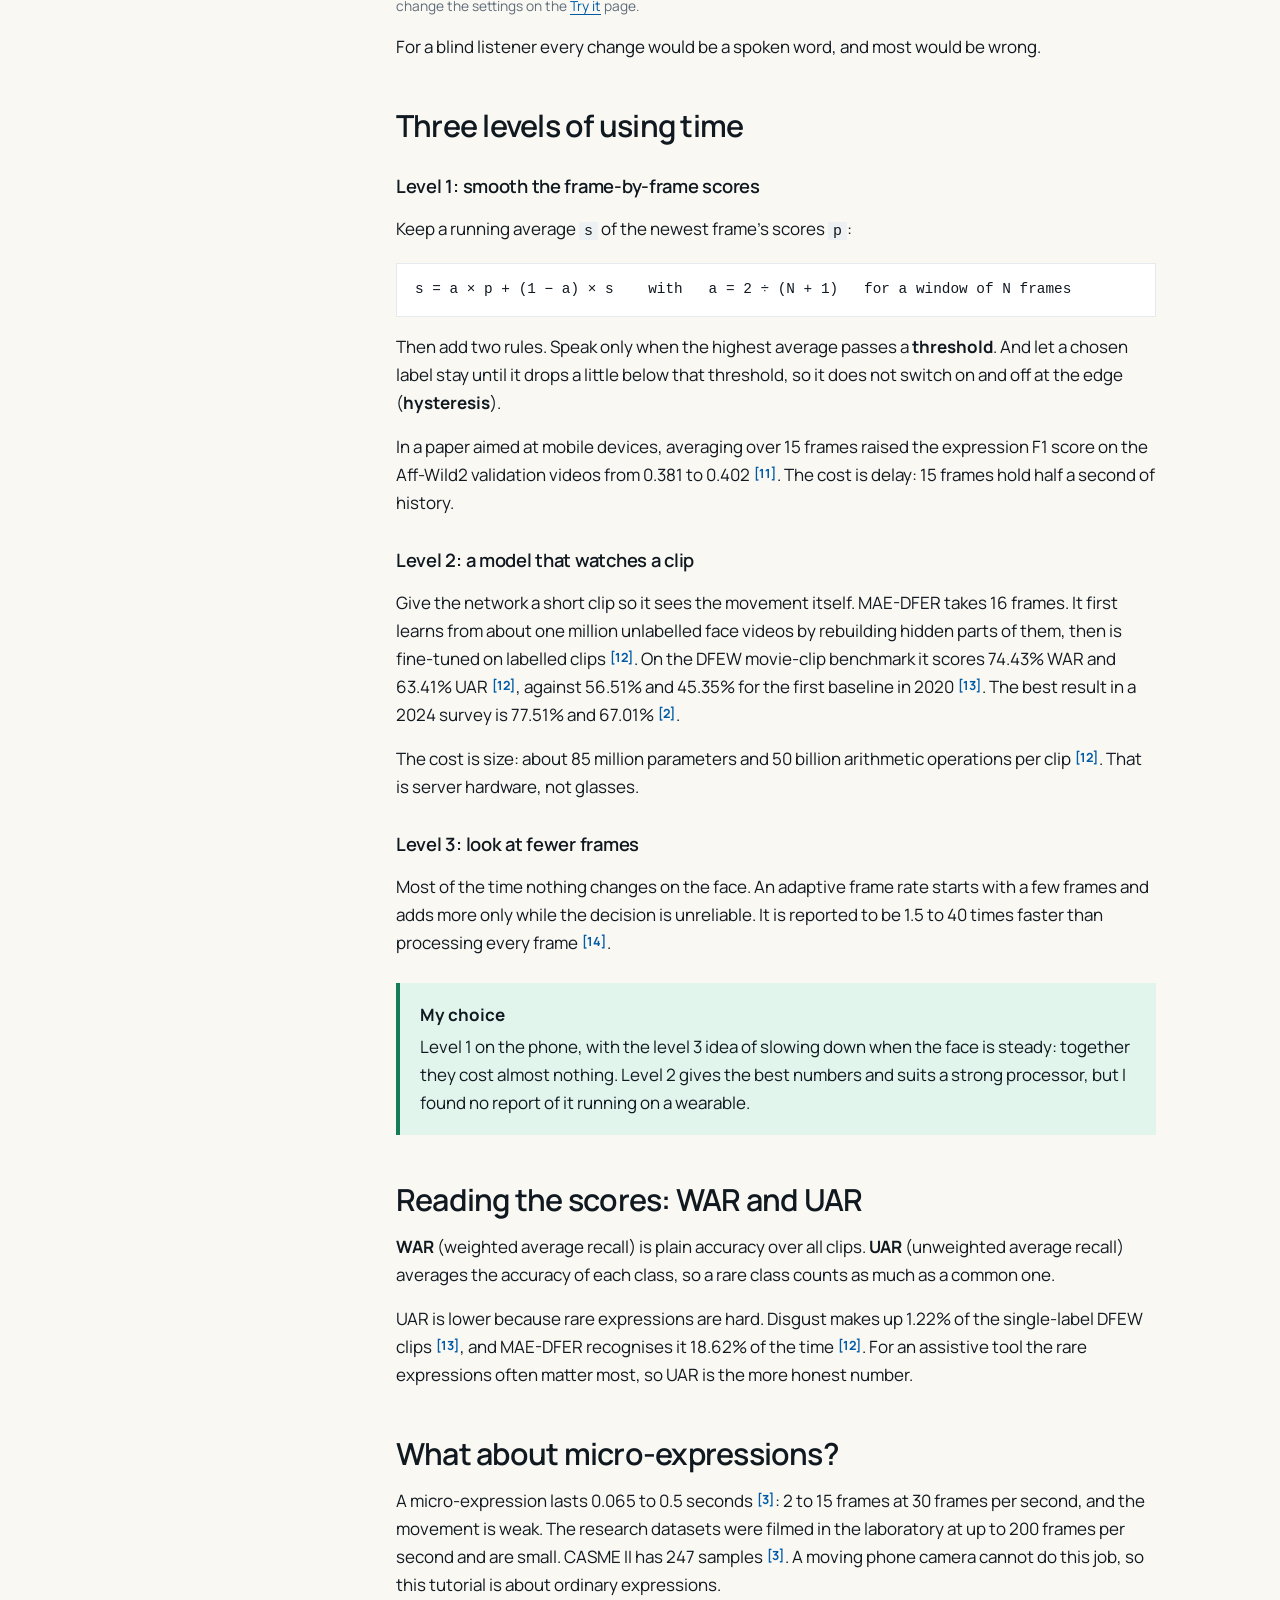
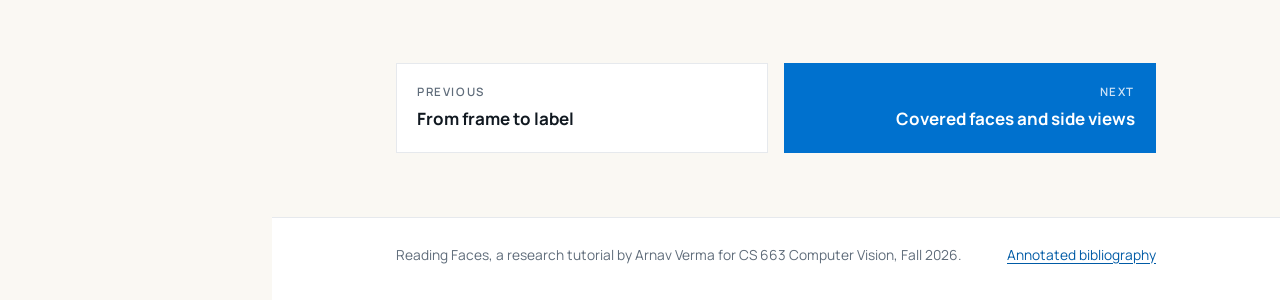
<file: video.html>
<!DOCTYPE html>
<html lang="en">
<head>
<meta charset="utf-8">
<meta name="viewport" content="width=device-width, initial-scale=1">
<title>Video and changing emotions | Reading Faces</title>
<meta name="description" content="Why frame-by-frame expression labels flicker, three levels of using time to fix it, the WAR and UAR scores, and why micro-expressions are out of reach for a phone.">
<link rel="preconnect" href="https://fonts.googleapis.com">
<link rel="preconnect" href="https://fonts.gstatic.com" crossorigin>
<link href="https://fonts.googleapis.com/css2?family=Manrope:wght@300;400;500;600;700&amp;family=Roboto+Serif:wght@600&amp;display=swap" rel="stylesheet">
<link rel="stylesheet" href="css/style.css">
<link rel="icon" href="data:image/svg+xml,%3Csvg xmlns='http://www.w3.org/2000/svg' viewBox='0 0 30 30'%3E%3Crect width='30' height='30' fill='%230071ce'/%3E%3Crect x='7' y='8' width='5' height='5' fill='%23fff'/%3E%3Crect x='18' y='8' width='5' height='5' fill='%23fff'/%3E%3Cpath d='M7 18 Q15 26 23 18' fill='none' stroke='%23fff' stroke-width='2.6'/%3E%3C/svg%3E">
</head>
<body>
<a class="skip" href="#main">Skip to content</a>
<header class="site-header">
  <a class="brand" href="index.html"><svg viewBox="0 0 30 30" aria-hidden="true"><rect width="30" height="30" fill="#0071ce"/><rect x="7" y="8" width="5" height="5" fill="#fff"/><rect x="18" y="8" width="5" height="5" fill="#fff"/><path d="M7 18 Q15 26 23 18" fill="none" stroke="#fff" stroke-width="2.6" stroke-linecap="square"/></svg><span>Reading Faces</span></a>
  <nav class="top-links" aria-label="Main">
    <a href="index.html#contents" class="hide-sm">Contents</a>
    <a href="try.html" class="hide-sm">Try it</a>
    <a href="references.html" class="hide-sm">References</a>
    <a class="btn hide-sm" href="problem.html">Start the tutorial</a>
    <button class="menu-btn" type="button" aria-expanded="false" aria-controls="sidebar">Menu</button>
  </nav>
</header>
<div class="shell">
<nav class="sidebar" id="sidebar" aria-label="Tutorial contents">
<p class="sidebar-title">Tutorial contents</p>
<ol>
<li><a href="index.html"><span class="num"></span><span>Home</span></a></li>
<li><a href="problem.html"><span class="num">01</span><span>The non-verbal gap</span></a></li>
<li><a href="sensors.html"><span class="num">02</span><span>Sensor possibilities</span></a></li>
<li><a href="pipeline.html"><span class="num">03</span><span>From frame to label</span></a></li>
<li><a href="video.html" aria-current="page"><span class="num">04</span><span>Video and changing emotions</span></a></li>
<li><a href="occlusion.html"><span class="num">05</span><span>Covered faces and side views</span></a></li>
<li><a href="build.html"><span class="num">06</span><span>Algorithm and code</span></a></li>
<li><a href="results.html"><span class="num">07</span><span>Successes and failures</span></a></li>
<li><a href="challenges.html"><span class="num">08</span><span>The challenges</span></a></li>
<li><a href="future.html"><span class="num">09</span><span>The future and conclusions</span></a></li>
</ol><hr><ol>
<li><a href="try.html"><span class="num"></span><span>Try it</span></a></li>
<li><a href="references.html"><span class="num"></span><span>References</span></a></li>
</ol>
</nav>
<div class="content">
<main id="main" class="article">
<header class="chapter-head">
  <span class="eyebrow">Chapter 4 of 9</span>
  <h1>Video and <span class="mark">changing emotions</span></h1>
  <p class="lead">A conversation is a film, not a photograph. Expressions build up, hold and fade, and a label that jumps around thirty times a second is useless to a listener.</p>
  <div class="meta-row"><span class="tag blue">3 minute read</span><span class="tag">Video</span><span class="tag">Algorithms</span></div>
</header>
<section class="narration" aria-label="Narration for this page">
  <div class="narration-top">
    <audio controls preload="metadata" hidden>
      <source src="audio/04-video.mp3" type="audio/mpeg">
      <source src="audio/04-video.m4a" type="audio/mp4">
    </audio>
    <button type="button" class="speak" hidden>Play narration</button>
  </div>
  <details>
    <summary>Read the narration text</summary>
    <div class="transcript"><p>Chapter four, video and changing emotions.</p><p>An expression is an event in time. It rises, which is called the onset. It holds at its peak, the apex. And it fades, the offset. An ordinary smile lasts between half a second and four seconds.</p><p>If a classifier looks at each frame alone, its label flickers. For a blind listener, every flicker would be a wrong spoken word.</p><p>There are three levels of using time. Level one is cheap: keep a running average of the scores and speak only when the average is clearly above a threshold. In one study, averaging over fifteen frames raised the score from zero point three eight to zero point four zero. The price is a short delay. Level two is a model that watches a clip of sixteen frames at once. It is the most accurate, but it is far too heavy for glasses. Level three is to look at fewer frames when the answer is already clear, which saves battery.</p><p>For a phone I recommend level one, with the idea from level three.</p><p>Micro-expressions are too short for a normal camera. This tutorial is about ordinary expressions.</p></div>
  </details>
</section>

<h2>An expression is an event in time</h2>
<p>An expression rises (<strong>onset</strong>), holds at its strongest point (<strong>apex</strong>) and fades (<strong>offset</strong>). An ordinary one lasts roughly 0.5 to 4 seconds <a class="cite" href="references.html#ref-3" title="Reference 3">[3]</a>, or 15 to 120 frames.</p>
<figure>
  <div class="fig-frame"><svg viewBox="0 0 720 290" role="img" aria-label="Strength of an expression over four seconds. An ordinary smile rises, holds and fades over 81 frames. A micro-expression is a small bump lasting 6 frames." xmlns="http://www.w3.org/2000/svg"><defs><marker id="ah" viewBox="0 0 10 10" refX="9" refY="5" markerWidth="7" markerHeight="7" orient="auto-start-reverse"><path d="M0 0 L10 5 L0 10 z" fill="#101820"/></marker><marker id="ahb" viewBox="0 0 10 10" refX="9" refY="5" markerWidth="7" markerHeight="7" orient="auto-start-reverse"><path d="M0 0 L10 5 L0 10 z" fill="#0071ce"/></marker><pattern id="hatch" width="6" height="6" patternUnits="userSpaceOnUse" patternTransform="rotate(45)"><rect width="6" height="6" fill="#fff"/><line x1="0" y1="0" x2="0" y2="6" stroke="#5f6c7a" stroke-width="1.6"/></pattern></defs><line x1="60" y1="214" x2="700" y2="214" stroke="#101820" stroke-width="1.2"/><line x1="60" y1="214" x2="60" y2="42" stroke="#101820" stroke-width="1.2"/><text x="22" y="134" font-size="11.5" fill="#5f6c7a" text-anchor="middle" font-weight="500" transform="rotate(-90 22 134)">strength</text><line x1="60.0" y1="214" x2="60.0" y2="220" stroke="#101820" stroke-width="1.2"/><text x="60.0" y="236" font-size="11.5" fill="#5f6c7a" text-anchor="middle" font-weight="500" >0 s</text><line x1="220.0" y1="214" x2="220.0" y2="220" stroke="#101820" stroke-width="1.2"/><text x="220.0" y="236" font-size="11.5" fill="#5f6c7a" text-anchor="middle" font-weight="500" >1 s</text><line x1="380.0" y1="214" x2="380.0" y2="220" stroke="#101820" stroke-width="1.2"/><text x="380.0" y="236" font-size="11.5" fill="#5f6c7a" text-anchor="middle" font-weight="500" >2 s</text><line x1="540.0" y1="214" x2="540.0" y2="220" stroke="#101820" stroke-width="1.2"/><text x="540.0" y="236" font-size="11.5" fill="#5f6c7a" text-anchor="middle" font-weight="500" >3 s</text><line x1="700.0" y1="214" x2="700.0" y2="220" stroke="#101820" stroke-width="1.2"/><text x="700.0" y="236" font-size="11.5" fill="#5f6c7a" text-anchor="middle" font-weight="500" >4 s</text><line x1="60.0" y1="244" x2="60.0" y2="252" stroke="#5f6c7a" stroke-width="1"/><line x1="65.3" y1="244" x2="65.3" y2="252" stroke="#cfd5dc" stroke-width="1"/><line x1="70.7" y1="244" x2="70.7" y2="252" stroke="#cfd5dc" stroke-width="1"/><line x1="76.0" y1="244" x2="76.0" y2="252" stroke="#cfd5dc" stroke-width="1"/><line x1="81.3" y1="244" x2="81.3" y2="252" stroke="#cfd5dc" stroke-width="1"/><line x1="86.7" y1="244" x2="86.7" y2="252" stroke="#cfd5dc" stroke-width="1"/><line x1="92.0" y1="244" x2="92.0" y2="252" stroke="#cfd5dc" stroke-width="1"/><line x1="97.3" y1="244" x2="97.3" y2="252" stroke="#cfd5dc" stroke-width="1"/><line x1="102.7" y1="244" x2="102.7" y2="252" stroke="#cfd5dc" stroke-width="1"/><line x1="108.0" y1="244" x2="108.0" y2="252" stroke="#cfd5dc" stroke-width="1"/><line x1="113.3" y1="244" x2="113.3" y2="252" stroke="#cfd5dc" stroke-width="1"/><line x1="118.7" y1="244" x2="118.7" y2="252" stroke="#cfd5dc" stroke-width="1"/><line x1="124.0" y1="244" x2="124.0" y2="252" stroke="#cfd5dc" stroke-width="1"/><line x1="129.3" y1="244" x2="129.3" y2="252" stroke="#cfd5dc" stroke-width="1"/><line x1="134.7" y1="244" x2="134.7" y2="252" stroke="#cfd5dc" stroke-width="1"/><line x1="140.0" y1="244" x2="140.0" y2="252" stroke="#cfd5dc" stroke-width="1"/><line x1="145.3" y1="244" x2="145.3" y2="252" stroke="#cfd5dc" stroke-width="1"/><line x1="150.7" y1="244" x2="150.7" y2="252" stroke="#cfd5dc" stroke-width="1"/><line x1="156.0" y1="244" x2="156.0" y2="252" stroke="#cfd5dc" stroke-width="1"/><line x1="161.3" y1="244" x2="161.3" y2="252" stroke="#cfd5dc" stroke-width="1"/><line x1="166.7" y1="244" x2="166.7" y2="252" stroke="#cfd5dc" stroke-width="1"/><line x1="172.0" y1="244" x2="172.0" y2="252" stroke="#cfd5dc" stroke-width="1"/><line x1="177.3" y1="244" x2="177.3" y2="252" stroke="#cfd5dc" stroke-width="1"/><line x1="182.7" y1="244" x2="182.7" y2="252" stroke="#cfd5dc" stroke-width="1"/><line x1="188.0" y1="244" x2="188.0" y2="252" stroke="#cfd5dc" stroke-width="1"/><line x1="193.3" y1="244" x2="193.3" y2="252" stroke="#cfd5dc" stroke-width="1"/><line x1="198.7" y1="244" x2="198.7" y2="252" stroke="#cfd5dc" stroke-width="1"/><line x1="204.0" y1="244" x2="204.0" y2="252" stroke="#cfd5dc" stroke-width="1"/><line x1="209.3" y1="244" x2="209.3" y2="252" stroke="#cfd5dc" stroke-width="1"/><line x1="214.7" y1="244" x2="214.7" y2="252" stroke="#cfd5dc" stroke-width="1"/><line x1="220.0" y1="244" x2="220.0" y2="252" stroke="#5f6c7a" stroke-width="1"/><line x1="225.3" y1="244" x2="225.3" y2="252" stroke="#cfd5dc" stroke-width="1"/><line x1="230.7" y1="244" x2="230.7" y2="252" stroke="#cfd5dc" stroke-width="1"/><line x1="236.0" y1="244" x2="236.0" y2="252" stroke="#cfd5dc" stroke-width="1"/><line x1="241.3" y1="244" x2="241.3" y2="252" stroke="#cfd5dc" stroke-width="1"/><line x1="246.7" y1="244" x2="246.7" y2="252" stroke="#cfd5dc" stroke-width="1"/><line x1="252.0" y1="244" x2="252.0" y2="252" stroke="#cfd5dc" stroke-width="1"/><line x1="257.3" y1="244" x2="257.3" y2="252" stroke="#cfd5dc" stroke-width="1"/><line x1="262.7" y1="244" x2="262.7" y2="252" stroke="#cfd5dc" stroke-width="1"/><line x1="268.0" y1="244" x2="268.0" y2="252" stroke="#cfd5dc" stroke-width="1"/><line x1="273.3" y1="244" x2="273.3" y2="252" stroke="#cfd5dc" stroke-width="1"/><line x1="278.7" y1="244" x2="278.7" y2="252" stroke="#cfd5dc" stroke-width="1"/><line x1="284.0" y1="244" x2="284.0" y2="252" stroke="#cfd5dc" stroke-width="1"/><line x1="289.3" y1="244" x2="289.3" y2="252" stroke="#cfd5dc" stroke-width="1"/><line x1="294.7" y1="244" x2="294.7" y2="252" stroke="#cfd5dc" stroke-width="1"/><line x1="300.0" y1="244" x2="300.0" y2="252" stroke="#cfd5dc" stroke-width="1"/><line x1="305.3" y1="244" x2="305.3" y2="252" stroke="#cfd5dc" stroke-width="1"/><line x1="310.7" y1="244" x2="310.7" y2="252" stroke="#cfd5dc" stroke-width="1"/><line x1="316.0" y1="244" x2="316.0" y2="252" stroke="#cfd5dc" stroke-width="1"/><line x1="321.3" y1="244" x2="321.3" y2="252" stroke="#cfd5dc" stroke-width="1"/><line x1="326.7" y1="244" x2="326.7" y2="252" stroke="#cfd5dc" stroke-width="1"/><line x1="332.0" y1="244" x2="332.0" y2="252" stroke="#cfd5dc" stroke-width="1"/><line x1="337.3" y1="244" x2="337.3" y2="252" stroke="#cfd5dc" stroke-width="1"/><line x1="342.7" y1="244" x2="342.7" y2="252" stroke="#cfd5dc" stroke-width="1"/><line x1="348.0" y1="244" x2="348.0" y2="252" stroke="#cfd5dc" stroke-width="1"/><line x1="353.3" y1="244" x2="353.3" y2="252" stroke="#cfd5dc" stroke-width="1"/><line x1="358.7" y1="244" x2="358.7" y2="252" stroke="#cfd5dc" stroke-width="1"/><line x1="364.0" y1="244" x2="364.0" y2="252" stroke="#cfd5dc" stroke-width="1"/><line x1="369.3" y1="244" x2="369.3" y2="252" stroke="#cfd5dc" stroke-width="1"/><line x1="374.7" y1="244" x2="374.7" y2="252" stroke="#cfd5dc" stroke-width="1"/><line x1="380.0" y1="244" x2="380.0" y2="252" stroke="#5f6c7a" stroke-width="1"/><line x1="385.3" y1="244" x2="385.3" y2="252" stroke="#cfd5dc" stroke-width="1"/><line x1="390.7" y1="244" x2="390.7" y2="252" stroke="#cfd5dc" stroke-width="1"/><line x1="396.0" y1="244" x2="396.0" y2="252" stroke="#cfd5dc" stroke-width="1"/><line x1="401.3" y1="244" x2="401.3" y2="252" stroke="#cfd5dc" stroke-width="1"/><line x1="406.7" y1="244" x2="406.7" y2="252" stroke="#cfd5dc" stroke-width="1"/><line x1="412.0" y1="244" x2="412.0" y2="252" stroke="#cfd5dc" stroke-width="1"/><line x1="417.3" y1="244" x2="417.3" y2="252" stroke="#cfd5dc" stroke-width="1"/><line x1="422.7" y1="244" x2="422.7" y2="252" stroke="#cfd5dc" stroke-width="1"/><line x1="428.0" y1="244" x2="428.0" y2="252" stroke="#cfd5dc" stroke-width="1"/><line x1="433.3" y1="244" x2="433.3" y2="252" stroke="#cfd5dc" stroke-width="1"/><line x1="438.7" y1="244" x2="438.7" y2="252" stroke="#cfd5dc" stroke-width="1"/><line x1="444.0" y1="244" x2="444.0" y2="252" stroke="#cfd5dc" stroke-width="1"/><line x1="449.3" y1="244" x2="449.3" y2="252" stroke="#cfd5dc" stroke-width="1"/><line x1="454.7" y1="244" x2="454.7" y2="252" stroke="#cfd5dc" stroke-width="1"/><line x1="460.0" y1="244" x2="460.0" y2="252" stroke="#cfd5dc" stroke-width="1"/><line x1="465.3" y1="244" x2="465.3" y2="252" stroke="#cfd5dc" stroke-width="1"/><line x1="470.7" y1="244" x2="470.7" y2="252" stroke="#cfd5dc" stroke-width="1"/><line x1="476.0" y1="244" x2="476.0" y2="252" stroke="#cfd5dc" stroke-width="1"/><line x1="481.3" y1="244" x2="481.3" y2="252" stroke="#cfd5dc" stroke-width="1"/><line x1="486.7" y1="244" x2="486.7" y2="252" stroke="#cfd5dc" stroke-width="1"/><line x1="492.0" y1="244" x2="492.0" y2="252" stroke="#cfd5dc" stroke-width="1"/><line x1="497.3" y1="244" x2="497.3" y2="252" stroke="#cfd5dc" stroke-width="1"/><line x1="502.7" y1="244" x2="502.7" y2="252" stroke="#cfd5dc" stroke-width="1"/><line x1="508.0" y1="244" x2="508.0" y2="252" stroke="#cfd5dc" stroke-width="1"/><line x1="513.3" y1="244" x2="513.3" y2="252" stroke="#cfd5dc" stroke-width="1"/><line x1="518.7" y1="244" x2="518.7" y2="252" stroke="#cfd5dc" stroke-width="1"/><line x1="524.0" y1="244" x2="524.0" y2="252" stroke="#cfd5dc" stroke-width="1"/><line x1="529.3" y1="244" x2="529.3" y2="252" stroke="#cfd5dc" stroke-width="1"/><line x1="534.7" y1="244" x2="534.7" y2="252" stroke="#cfd5dc" stroke-width="1"/><line x1="540.0" y1="244" x2="540.0" y2="252" stroke="#5f6c7a" stroke-width="1"/><line x1="545.3" y1="244" x2="545.3" y2="252" stroke="#cfd5dc" stroke-width="1"/><line x1="550.7" y1="244" x2="550.7" y2="252" stroke="#cfd5dc" stroke-width="1"/><line x1="556.0" y1="244" x2="556.0" y2="252" stroke="#cfd5dc" stroke-width="1"/><line x1="561.3" y1="244" x2="561.3" y2="252" stroke="#cfd5dc" stroke-width="1"/><line x1="566.7" y1="244" x2="566.7" y2="252" stroke="#cfd5dc" stroke-width="1"/><line x1="572.0" y1="244" x2="572.0" y2="252" stroke="#cfd5dc" stroke-width="1"/><line x1="577.3" y1="244" x2="577.3" y2="252" stroke="#cfd5dc" stroke-width="1"/><line x1="582.7" y1="244" x2="582.7" y2="252" stroke="#cfd5dc" stroke-width="1"/><line x1="588.0" y1="244" x2="588.0" y2="252" stroke="#cfd5dc" stroke-width="1"/><line x1="593.3" y1="244" x2="593.3" y2="252" stroke="#cfd5dc" stroke-width="1"/><line x1="598.7" y1="244" x2="598.7" y2="252" stroke="#cfd5dc" stroke-width="1"/><line x1="604.0" y1="244" x2="604.0" y2="252" stroke="#cfd5dc" stroke-width="1"/><line x1="609.3" y1="244" x2="609.3" y2="252" stroke="#cfd5dc" stroke-width="1"/><line x1="614.7" y1="244" x2="614.7" y2="252" stroke="#cfd5dc" stroke-width="1"/><line x1="620.0" y1="244" x2="620.0" y2="252" stroke="#cfd5dc" stroke-width="1"/><line x1="625.3" y1="244" x2="625.3" y2="252" stroke="#cfd5dc" stroke-width="1"/><line x1="630.7" y1="244" x2="630.7" y2="252" stroke="#cfd5dc" stroke-width="1"/><line x1="636.0" y1="244" x2="636.0" y2="252" stroke="#cfd5dc" stroke-width="1"/><line x1="641.3" y1="244" x2="641.3" y2="252" stroke="#cfd5dc" stroke-width="1"/><line x1="646.7" y1="244" x2="646.7" y2="252" stroke="#cfd5dc" stroke-width="1"/><line x1="652.0" y1="244" x2="652.0" y2="252" stroke="#cfd5dc" stroke-width="1"/><line x1="657.3" y1="244" x2="657.3" y2="252" stroke="#cfd5dc" stroke-width="1"/><line x1="662.7" y1="244" x2="662.7" y2="252" stroke="#cfd5dc" stroke-width="1"/><line x1="668.0" y1="244" x2="668.0" y2="252" stroke="#cfd5dc" stroke-width="1"/><line x1="673.3" y1="244" x2="673.3" y2="252" stroke="#cfd5dc" stroke-width="1"/><line x1="678.7" y1="244" x2="678.7" y2="252" stroke="#cfd5dc" stroke-width="1"/><line x1="684.0" y1="244" x2="684.0" y2="252" stroke="#cfd5dc" stroke-width="1"/><line x1="689.3" y1="244" x2="689.3" y2="252" stroke="#cfd5dc" stroke-width="1"/><line x1="694.7" y1="244" x2="694.7" y2="252" stroke="#cfd5dc" stroke-width="1"/><line x1="700.0" y1="244" x2="700.0" y2="252" stroke="#5f6c7a" stroke-width="1"/><text x="60" y="268" font-size="11" fill="#5f6c7a" text-anchor="start" font-weight="500" >one tick = one video frame at 30 frames per second</text><polygon points="108.0,214 108.0,214.0 115.2,212.0 122.4,206.0 129.6,196.3 136.8,183.6 144.0,168.4 151.2,151.7 158.4,134.4 165.6,117.4 172.8,101.6 180.0,88.0 187.2,77.3 194.4,70.0 201.6,66.6 208.8,66.4 216.0,66.4 223.2,66.4 230.4,66.4 237.6,66.4 244.8,66.4 252.0,66.4 259.2,66.4 266.4,66.4 273.6,66.4 280.8,66.4 288.0,66.4 295.2,66.4 302.4,66.4 309.6,66.4 316.8,66.4 324.0,66.4 331.2,66.4 338.4,66.4 345.6,66.4 352.8,66.4 360.0,66.4 367.2,66.4 374.4,66.4 381.6,66.4 388.8,66.4 396.0,66.4 403.2,66.4 410.4,66.4 417.6,67.1 424.8,70.0 432.0,75.1 439.2,82.2 446.4,91.2 453.6,101.6 460.8,113.3 468.0,125.8 475.2,138.8 482.4,151.7 489.6,164.4 496.8,176.3 504.0,187.0 511.2,196.3 518.4,203.9 525.6,209.4 532.8,212.9 540.0,214.0 540.0,214" fill="#e8f2fb"/><polyline points="108.0,214.0 115.2,212.0 122.4,206.0 129.6,196.3 136.8,183.6 144.0,168.4 151.2,151.7 158.4,134.4 165.6,117.4 172.8,101.6 180.0,88.0 187.2,77.3 194.4,70.0 201.6,66.6 208.8,66.4 216.0,66.4 223.2,66.4 230.4,66.4 237.6,66.4 244.8,66.4 252.0,66.4 259.2,66.4 266.4,66.4 273.6,66.4 280.8,66.4 288.0,66.4 295.2,66.4 302.4,66.4 309.6,66.4 316.8,66.4 324.0,66.4 331.2,66.4 338.4,66.4 345.6,66.4 352.8,66.4 360.0,66.4 367.2,66.4 374.4,66.4 381.6,66.4 388.8,66.4 396.0,66.4 403.2,66.4 410.4,66.4 417.6,67.1 424.8,70.0 432.0,75.1 439.2,82.2 446.4,91.2 453.6,101.6 460.8,113.3 468.0,125.8 475.2,138.8 482.4,151.7 489.6,164.4 496.8,176.3 504.0,187.0 511.2,196.3 518.4,203.9 525.6,209.4 532.8,212.9 540.0,214.0" fill="none" stroke="#0071ce" stroke-width="2.4"/><line x1="108.0" y1="48.400000000000006" x2="204.0" y2="48.400000000000006" stroke="#005ba6" stroke-width="1.2"/><line x1="108.0" y1="44.400000000000006" x2="108.0" y2="52.400000000000006" stroke="#005ba6" stroke-width="1.2"/><line x1="204.0" y1="44.400000000000006" x2="204.0" y2="52.400000000000006" stroke="#005ba6" stroke-width="1.2"/><text x="156.0" y="42.400000000000006" font-size="11.5" fill="#005ba6" text-anchor="middle" font-weight="700" >onset</text><line x1="204.0" y1="48.400000000000006" x2="412.0" y2="48.400000000000006" stroke="#005ba6" stroke-width="1.2"/><line x1="204.0" y1="44.400000000000006" x2="204.0" y2="52.400000000000006" stroke="#005ba6" stroke-width="1.2"/><line x1="412.0" y1="44.400000000000006" x2="412.0" y2="52.400000000000006" stroke="#005ba6" stroke-width="1.2"/><text x="308.0" y="42.400000000000006" font-size="11.5" fill="#005ba6" text-anchor="middle" font-weight="700" >apex</text><line x1="412.0" y1="48.400000000000006" x2="540.0" y2="48.400000000000006" stroke="#005ba6" stroke-width="1.2"/><line x1="412.0" y1="44.400000000000006" x2="412.0" y2="52.400000000000006" stroke="#005ba6" stroke-width="1.2"/><line x1="540.0" y1="44.400000000000006" x2="540.0" y2="52.400000000000006" stroke="#005ba6" stroke-width="1.2"/><text x="476.0" y="42.400000000000006" font-size="11.5" fill="#005ba6" text-anchor="middle" font-weight="700" >offset</text><text x="308.0" y="154" font-size="12.5" fill="#101820" text-anchor="middle" font-weight="700" >an ordinary smile</text><text x="308.0" y="170" font-size="11.5" fill="#5f6c7a" text-anchor="middle" font-weight="500" >2.7 s = 81 frames</text><polygon points="604.0,214 604.0,214.0 604.5,213.9 605.1,213.5 605.6,212.8 606.1,211.9 606.7,210.7 607.2,209.3 607.7,207.7 608.3,205.9 608.8,203.9 609.3,201.7 609.9,199.4 610.4,197.0 610.9,194.5 611.5,192.0 612.0,189.4 612.5,186.8 613.1,184.3 613.6,181.8 614.1,179.4 614.7,177.1 615.2,174.9 615.7,172.9 616.3,171.1 616.8,169.5 617.3,168.1 617.9,166.9 618.4,166.0 618.9,165.3 619.5,164.9 620.0,164.8 620.5,164.9 621.1,165.3 621.6,166.0 622.1,166.9 622.7,168.1 623.2,169.5 623.7,171.1 624.3,172.9 624.8,174.9 625.3,177.1 625.9,179.4 626.4,181.8 626.9,184.3 627.5,186.8 628.0,189.4 628.5,192.0 629.1,194.5 629.6,197.0 630.1,199.4 630.7,201.7 631.2,203.9 631.7,205.9 632.3,207.7 632.8,209.3 633.3,210.7 633.9,211.9 634.4,212.8 634.9,213.5 635.5,213.9 636.0,214.0 636.0,214" fill="#fdf1cf"/><polyline points="604.0,214.0 604.5,213.9 605.1,213.5 605.6,212.8 606.1,211.9 606.7,210.7 607.2,209.3 607.7,207.7 608.3,205.9 608.8,203.9 609.3,201.7 609.9,199.4 610.4,197.0 610.9,194.5 611.5,192.0 612.0,189.4 612.5,186.8 613.1,184.3 613.6,181.8 614.1,179.4 614.7,177.1 615.2,174.9 615.7,172.9 616.3,171.1 616.8,169.5 617.3,168.1 617.9,166.9 618.4,166.0 618.9,165.3 619.5,164.9 620.0,164.8 620.5,164.9 621.1,165.3 621.6,166.0 622.1,166.9 622.7,168.1 623.2,169.5 623.7,171.1 624.3,172.9 624.8,174.9 625.3,177.1 625.9,179.4 626.4,181.8 626.9,184.3 627.5,186.8 628.0,189.4 628.5,192.0 629.1,194.5 629.6,197.0 630.1,199.4 630.7,201.7 631.2,203.9 631.7,205.9 632.3,207.7 632.8,209.3 633.3,210.7 633.9,211.9 634.4,212.8 634.9,213.5 635.5,213.9 636.0,214.0" fill="none" stroke="#c2710c" stroke-width="2.4"/><text x="620.0" y="122" font-size="12.5" fill="#101820" text-anchor="middle" font-weight="700" >a micro-expression</text><text x="620.0" y="138" font-size="11.5" fill="#5f6c7a" text-anchor="middle" font-weight="500" >0.2 s = 6 frames</text><line x1="620.0" y1="144" x2="620.0" y2="158.8" stroke="#c2710c" stroke-width="1.2"/></svg></div>
  <figcaption><b>Figure 6.</b> An ordinary smile compared with a micro-expression on the same time axis. Original diagram made for this tutorial; durations from <a class="cite" href="references.html#ref-3" title="Reference 3">[3]</a>.</figcaption>
</figure>

<h2>The problem: labels that flicker</h2>
<p>A classifier that looks at one frame at a time makes independent mistakes in each frame. Conversation makes it worse: during onset and offset the face is between two expressions, talking moves the lips and jaw, and the camera moves.</p>
<figure>
  <div class="fig-frame"><svg viewBox="0 0 720 262" role="img" aria-label="Three time strips over twenty seconds: the true expression, the flickering frame-by-frame prediction, and the steady smoothed output." xmlns="http://www.w3.org/2000/svg"><defs><marker id="ah" viewBox="0 0 10 10" refX="9" refY="5" markerWidth="7" markerHeight="7" orient="auto-start-reverse"><path d="M0 0 L10 5 L0 10 z" fill="#101820"/></marker><marker id="ahb" viewBox="0 0 10 10" refX="9" refY="5" markerWidth="7" markerHeight="7" orient="auto-start-reverse"><path d="M0 0 L10 5 L0 10 z" fill="#0071ce"/></marker><pattern id="hatch" width="6" height="6" patternUnits="userSpaceOnUse" patternTransform="rotate(45)"><rect width="6" height="6" fill="#fff"/><line x1="0" y1="0" x2="0" y2="6" stroke="#5f6c7a" stroke-width="1.6"/></pattern></defs><text x="8" y="42" font-size="12" fill="#101820" text-anchor="start" font-weight="700" >What the partner does</text><text x="8" y="58" font-size="11" fill="#5f6c7a" text-anchor="start" font-weight="500" >ground truth</text><rect x="150.00" y="26" width="89.58" height="36" fill="#c3ccd6"/><text x="194.6" y="48.0" font-size="11" fill="#101820" text-anchor="middle" font-weight="700" >neutral</text><rect x="239.28" y="26" width="87.72" height="36" fill="#eda100"/><text x="283.0" y="48.0" font-size="11" fill="#101820" text-anchor="middle" font-weight="700" >happy</text><rect x="326.70" y="26" width="67.26" height="36" fill="#c3ccd6"/><text x="360.2" y="48.0" font-size="11" fill="#101820" text-anchor="middle" font-weight="700" >neutral</text><rect x="393.66" y="26" width="71.91" height="36" fill="#0071ce"/><text x="429.5" y="48.0" font-size="11" fill="#fff" text-anchor="middle" font-weight="700" >surprised</text><rect x="465.27" y="26" width="54.24" height="36" fill="#c3ccd6"/><rect x="519.21" y="26" width="71.91" height="36" fill="#4a3aa7"/><text x="555.0" y="48.0" font-size="11" fill="#fff" text-anchor="middle" font-weight="700" >sad</text><rect x="590.82" y="26" width="54.24" height="36" fill="#c3ccd6"/><rect x="644.76" y="26" width="63.54" height="36" fill="#e34948"/><text x="676.4" y="48.0" font-size="11" fill="#fff" text-anchor="middle" font-weight="700" >angry</text><rect x="150" y="26" width="558" height="36" fill="none" stroke="#cfd5dc" stroke-width="1"/><text x="8" y="104" font-size="12" fill="#101820" text-anchor="start" font-weight="700" >One frame at a time</text><text x="8" y="120" font-size="11" fill="#5f6c7a" text-anchor="start" font-weight="500" >label flickers</text><rect x="150.00" y="88" width="1.23" height="36" fill="#e34948"/><rect x="150.93" y="88" width="3.09" height="36" fill="#c3ccd6"/><rect x="153.72" y="88" width="1.23" height="36" fill="#eda100"/><rect x="154.65" y="88" width="1.23" height="36" fill="#4a3aa7"/><rect x="155.58" y="88" width="3.09" height="36" fill="#c3ccd6"/><rect x="158.37" y="88" width="1.23" height="36" fill="#4a3aa7"/><rect x="159.30" y="88" width="5.88" height="36" fill="#c3ccd6"/><rect x="164.88" y="88" width="1.23" height="36" fill="#4a3aa7"/><rect x="165.81" y="88" width="8.67" height="36" fill="#c3ccd6"/><rect x="174.18" y="88" width="1.23" height="36" fill="#4a3aa7"/><rect x="175.11" y="88" width="15.18" height="36" fill="#c3ccd6"/><rect x="189.99" y="88" width="2.16" height="36" fill="#e34948"/><rect x="191.85" y="88" width="11.46" height="36" fill="#c3ccd6"/><rect x="203.01" y="88" width="1.23" height="36" fill="#0071ce"/><rect x="203.94" y="88" width="9.60" height="36" fill="#c3ccd6"/><rect x="213.24" y="88" width="1.23" height="36" fill="#4a3aa7"/><rect x="214.17" y="88" width="1.23" height="36" fill="#c3ccd6"/><rect x="215.10" y="88" width="1.23" height="36" fill="#e34948"/><rect x="216.03" y="88" width="1.23" height="36" fill="#eda100"/><rect x="216.96" y="88" width="3.09" height="36" fill="#c3ccd6"/><rect x="219.75" y="88" width="1.23" height="36" fill="#eda100"/><rect x="220.68" y="88" width="3.09" height="36" fill="#c3ccd6"/><rect x="223.47" y="88" width="1.23" height="36" fill="#eda100"/><rect x="224.40" y="88" width="10.53" height="36" fill="#c3ccd6"/><rect x="234.63" y="88" width="1.23" height="36" fill="#eda100"/><rect x="235.56" y="88" width="2.16" height="36" fill="#c3ccd6"/><rect x="237.42" y="88" width="12.39" height="36" fill="#eda100"/><rect x="249.51" y="88" width="1.23" height="36" fill="#e34948"/><rect x="250.44" y="88" width="31.92" height="36" fill="#eda100"/><rect x="282.06" y="88" width="1.23" height="36" fill="#e34948"/><rect x="282.99" y="88" width="7.74" height="36" fill="#eda100"/><rect x="290.43" y="88" width="1.23" height="36" fill="#4a3aa7"/><rect x="291.36" y="88" width="27.27" height="36" fill="#eda100"/><rect x="318.33" y="88" width="1.23" height="36" fill="#4a3aa7"/><rect x="319.26" y="88" width="4.02" height="36" fill="#eda100"/><rect x="322.98" y="88" width="1.23" height="36" fill="#4a3aa7"/><rect x="323.91" y="88" width="1.23" height="36" fill="#eda100"/><rect x="324.84" y="88" width="1.23" height="36" fill="#c3ccd6"/><rect x="325.77" y="88" width="1.23" height="36" fill="#eda100"/><rect x="326.70" y="88" width="1.23" height="36" fill="#4a3aa7"/><rect x="327.63" y="88" width="2.16" height="36" fill="#c3ccd6"/><rect x="329.49" y="88" width="1.23" height="36" fill="#e34948"/><rect x="330.42" y="88" width="15.18" height="36" fill="#c3ccd6"/><rect x="345.30" y="88" width="1.23" height="36" fill="#4a3aa7"/><rect x="346.23" y="88" width="5.88" height="36" fill="#c3ccd6"/><rect x="351.81" y="88" width="1.23" height="36" fill="#e34948"/><rect x="352.74" y="88" width="2.16" height="36" fill="#c3ccd6"/><rect x="354.60" y="88" width="1.23" height="36" fill="#e34948"/><rect x="355.53" y="88" width="2.16" height="36" fill="#c3ccd6"/><rect x="357.39" y="88" width="1.23" height="36" fill="#e34948"/><rect x="358.32" y="88" width="2.16" height="36" fill="#c3ccd6"/><rect x="360.18" y="88" width="1.23" height="36" fill="#4a3aa7"/><rect x="361.11" y="88" width="1.23" height="36" fill="#c3ccd6"/><rect x="362.04" y="88" width="1.23" height="36" fill="#4a3aa7"/><rect x="362.97" y="88" width="4.95" height="36" fill="#c3ccd6"/><rect x="367.62" y="88" width="1.23" height="36" fill="#0071ce"/><rect x="368.55" y="88" width="2.16" height="36" fill="#c3ccd6"/><rect x="370.41" y="88" width="1.23" height="36" fill="#4a3aa7"/><rect x="371.34" y="88" width="6.81" height="36" fill="#c3ccd6"/><rect x="377.85" y="88" width="1.23" height="36" fill="#e34948"/><rect x="378.78" y="88" width="3.09" height="36" fill="#c3ccd6"/><rect x="381.57" y="88" width="1.23" height="36" fill="#0071ce"/><rect x="382.50" y="88" width="9.60" height="36" fill="#c3ccd6"/><rect x="391.80" y="88" width="1.23" height="36" fill="#eda100"/><rect x="392.73" y="88" width="1.23" height="36" fill="#0071ce"/><rect x="393.66" y="88" width="1.23" height="36" fill="#c3ccd6"/><rect x="394.59" y="88" width="1.23" height="36" fill="#0071ce"/><rect x="395.52" y="88" width="1.23" height="36" fill="#e34948"/><rect x="396.45" y="88" width="26.34" height="36" fill="#0071ce"/><rect x="422.49" y="88" width="1.23" height="36" fill="#c3ccd6"/><rect x="423.42" y="88" width="3.09" height="36" fill="#0071ce"/><rect x="426.21" y="88" width="1.23" height="36" fill="#4a3aa7"/><rect x="427.14" y="88" width="30.99" height="36" fill="#0071ce"/><rect x="457.83" y="88" width="1.23" height="36" fill="#4a3aa7"/><rect x="458.76" y="88" width="5.88" height="36" fill="#0071ce"/><rect x="464.34" y="88" width="1.23" height="36" fill="#4a3aa7"/><rect x="465.27" y="88" width="2.16" height="36" fill="#0071ce"/><rect x="467.13" y="88" width="2.16" height="36" fill="#c3ccd6"/><rect x="468.99" y="88" width="1.23" height="36" fill="#0071ce"/><rect x="469.92" y="88" width="1.23" height="36" fill="#c3ccd6"/><rect x="470.85" y="88" width="1.23" height="36" fill="#0071ce"/><rect x="471.78" y="88" width="6.81" height="36" fill="#c3ccd6"/><rect x="478.29" y="88" width="1.23" height="36" fill="#0071ce"/><rect x="479.22" y="88" width="18.90" height="36" fill="#c3ccd6"/><rect x="497.82" y="88" width="1.23" height="36" fill="#e34948"/><rect x="498.75" y="88" width="2.16" height="36" fill="#c3ccd6"/><rect x="500.61" y="88" width="1.23" height="36" fill="#e34948"/><rect x="501.54" y="88" width="8.67" height="36" fill="#c3ccd6"/><rect x="509.91" y="88" width="1.23" height="36" fill="#0071ce"/><rect x="510.84" y="88" width="1.23" height="36" fill="#c3ccd6"/><rect x="511.77" y="88" width="1.23" height="36" fill="#4a3aa7"/><rect x="512.70" y="88" width="1.23" height="36" fill="#e34948"/><rect x="513.63" y="88" width="4.95" height="36" fill="#c3ccd6"/><rect x="518.28" y="88" width="11.46" height="36" fill="#4a3aa7"/><rect x="529.44" y="88" width="1.23" height="36" fill="#eda100"/><rect x="530.37" y="88" width="3.09" height="36" fill="#4a3aa7"/><rect x="533.16" y="88" width="1.23" height="36" fill="#0071ce"/><rect x="534.09" y="88" width="2.16" height="36" fill="#4a3aa7"/><rect x="535.95" y="88" width="1.23" height="36" fill="#eda100"/><rect x="536.88" y="88" width="3.09" height="36" fill="#4a3aa7"/><rect x="539.67" y="88" width="1.23" height="36" fill="#eda100"/><rect x="540.60" y="88" width="17.04" height="36" fill="#4a3aa7"/><rect x="557.34" y="88" width="1.23" height="36" fill="#eda100"/><rect x="558.27" y="88" width="31.92" height="36" fill="#4a3aa7"/><rect x="589.89" y="88" width="4.02" height="36" fill="#c3ccd6"/><rect x="593.61" y="88" width="1.23" height="36" fill="#4a3aa7"/><rect x="594.54" y="88" width="27.27" height="36" fill="#c3ccd6"/><rect x="621.51" y="88" width="1.23" height="36" fill="#eda100"/><rect x="622.44" y="88" width="20.76" height="36" fill="#c3ccd6"/><rect x="642.90" y="88" width="1.23" height="36" fill="#eda100"/><rect x="643.83" y="88" width="4.02" height="36" fill="#e34948"/><rect x="647.55" y="88" width="1.23" height="36" fill="#c3ccd6"/><rect x="648.48" y="88" width="2.16" height="36" fill="#e34948"/><rect x="650.34" y="88" width="1.23" height="36" fill="#0071ce"/><rect x="651.27" y="88" width="2.16" height="36" fill="#e34948"/><rect x="653.13" y="88" width="1.23" height="36" fill="#eda100"/><rect x="654.06" y="88" width="29.13" height="36" fill="#e34948"/><rect x="682.89" y="88" width="1.23" height="36" fill="#0071ce"/><rect x="683.82" y="88" width="24.48" height="36" fill="#e34948"/><rect x="150" y="88" width="558" height="36" fill="none" stroke="#cfd5dc" stroke-width="1"/><text x="8" y="166" font-size="12" fill="#101820" text-anchor="start" font-weight="700" >After smoothing</text><text x="8" y="182" font-size="11" fill="#5f6c7a" text-anchor="start" font-weight="500" >what the user gets</text><rect x="150.00" y="150" width="11.46" height="36" fill="url(#hatch)"/><rect x="161.16" y="150" width="80.28" height="36" fill="#c3ccd6"/><text x="201.1" y="172.0" font-size="11" fill="#101820" text-anchor="middle" font-weight="700" >neutral</text><rect x="241.14" y="150" width="4.02" height="36" fill="url(#hatch)"/><rect x="244.86" y="150" width="83.07" height="36" fill="#eda100"/><text x="286.2" y="172.0" font-size="11" fill="#101820" text-anchor="middle" font-weight="700" >happy</text><rect x="327.63" y="150" width="6.81" height="36" fill="url(#hatch)"/><rect x="334.14" y="150" width="60.75" height="36" fill="#c3ccd6"/><text x="364.4" y="172.0" font-size="11" fill="#101820" text-anchor="middle" font-weight="700" >neutral</text><rect x="394.59" y="150" width="6.81" height="36" fill="url(#hatch)"/><rect x="401.10" y="150" width="67.26" height="36" fill="#0071ce"/><rect x="468.06" y="150" width="5.88" height="36" fill="url(#hatch)"/><rect x="473.64" y="150" width="46.80" height="36" fill="#c3ccd6"/><rect x="520.14" y="150" width="5.88" height="36" fill="url(#hatch)"/><rect x="525.72" y="150" width="67.26" height="36" fill="#4a3aa7"/><text x="559.2" y="172.0" font-size="11" fill="#fff" text-anchor="middle" font-weight="700" >sad</text><rect x="592.68" y="150" width="6.81" height="36" fill="url(#hatch)"/><rect x="599.19" y="150" width="46.80" height="36" fill="#c3ccd6"/><rect x="645.69" y="150" width="10.53" height="36" fill="url(#hatch)"/><rect x="655.92" y="150" width="52.38" height="36" fill="#e34948"/><text x="682.0" y="172.0" font-size="11" fill="#fff" text-anchor="middle" font-weight="700" >angry</text><rect x="150" y="150" width="558" height="36" fill="none" stroke="#cfd5dc" stroke-width="1"/><path d="M244.9 194 L239.9 204 L249.9 204 Z" fill="#101820"/><path d="M401.1 194 L396.1 204 L406.1 204 Z" fill="#101820"/><path d="M525.7 194 L520.7 204 L530.7 204 Z" fill="#101820"/><path d="M655.9 194 L650.9 204 L660.9 204 Z" fill="#101820"/><text x="150" y="218" font-size="11" fill="#5f6c7a" text-anchor="start" font-weight="500" >▲ the moment the device speaks</text><text x="150.0" y="16" font-size="10.5" fill="#5f6c7a" text-anchor="start" font-weight="500" >0 s</text><text x="289.5" y="16" font-size="10.5" fill="#5f6c7a" text-anchor="middle" font-weight="500" >5 s</text><text x="429.0" y="16" font-size="10.5" fill="#5f6c7a" text-anchor="middle" font-weight="500" >10 s</text><text x="568.5" y="16" font-size="10.5" fill="#5f6c7a" text-anchor="middle" font-weight="500" >15 s</text><text x="708.0" y="16" font-size="10.5" fill="#5f6c7a" text-anchor="end" font-weight="500" >20 s</text><rect x="150" y="230" width="12" height="12" fill="#c3ccd6"/><text x="167" y="240" font-size="11" fill="#101820" text-anchor="start" font-weight="500" >neutral</text><rect x="224.8" y="230" width="12" height="12" fill="#eda100"/><text x="241.8" y="240" font-size="11" fill="#101820" text-anchor="start" font-weight="500" >happy</text><rect x="286.8" y="230" width="12" height="12" fill="#0071ce"/><text x="303.8" y="240" font-size="11" fill="#101820" text-anchor="start" font-weight="500" >surprised</text><rect x="374.4" y="230" width="12" height="12" fill="#4a3aa7"/><text x="391.4" y="240" font-size="11" fill="#101820" text-anchor="start" font-weight="500" >sad</text><rect x="423.59999999999997" y="230" width="12" height="12" fill="#e34948"/><text x="440.59999999999997" y="240" font-size="11" fill="#101820" text-anchor="start" font-weight="500" >angry</text><rect x="485.59999999999997" y="230" width="12" height="12" fill="url(#hatch)" stroke="#cfd5dc"/><text x="502.59999999999997" y="240" font-size="11" fill="#101820" text-anchor="start" font-weight="500" >not sure (stays quiet)</text></svg></div>
  <figcaption><b>Figure 7.</b> A simulated conversation. Middle: a frame-by-frame classifier that is right 89% of the time still changes its mind constantly. Bottom: the same output after smoothing. A simulation made for this tutorial, not measured data; change the settings on the <a href="try.html">Try it</a> page.</figcaption>
</figure>
<p>For a blind listener every change would be a spoken word, and most would be wrong.</p>

<h2>Three levels of using time</h2>
<h3>Level 1: smooth the frame-by-frame scores</h3>
<p>Keep a running average <code>s</code> of the newest frame's scores <code>p</code>:</p>
<div class="formula">s = a &times; p + (1 &minus; a) &times; s &nbsp;&nbsp; with &nbsp; a = 2 &divide; (N + 1) &nbsp; for a window of N frames</div>
<p>Then add two rules. Speak only when the highest average passes a <strong>threshold</strong>. And let a chosen label stay until it drops a little below that threshold, so it does not switch on and off at the edge (<strong>hysteresis</strong>).</p>
<p>In a paper aimed at mobile devices, averaging over 15 frames raised the expression F1 score on the Aff-Wild2 validation videos from 0.381 to 0.402 <a class="cite" href="references.html#ref-11" title="Reference 11">[11]</a>. The cost is delay: 15 frames hold half a second of history.</p>

<h3>Level 2: a model that watches a clip</h3>
<p>Give the network a short clip so it sees the movement itself. MAE-DFER takes 16 frames. It first learns from about one million unlabelled face videos by rebuilding hidden parts of them, then is fine-tuned on labelled clips <a class="cite" href="references.html#ref-12" title="Reference 12">[12]</a>. On the DFEW movie-clip benchmark it scores 74.43% WAR and 63.41% UAR <a class="cite" href="references.html#ref-12" title="Reference 12">[12]</a>, against 56.51% and 45.35% for the first baseline in 2020 <a class="cite" href="references.html#ref-13" title="Reference 13">[13]</a>. The best result in a 2024 survey is 77.51% and 67.01% <a class="cite" href="references.html#ref-2" title="Reference 2">[2]</a>.</p>
<p>The cost is size: about 85 million parameters and 50 billion arithmetic operations per clip <a class="cite" href="references.html#ref-12" title="Reference 12">[12]</a>. That is server hardware, not glasses.</p>

<h3>Level 3: look at fewer frames</h3>
<p>Most of the time nothing changes on the face. An adaptive frame rate starts with a few frames and adds more only while the decision is unreliable. It is reported to be 1.5 to 40 times faster than processing every frame <a class="cite" href="references.html#ref-14" title="Reference 14">[14]</a>.</p>

<div class="note good">
  <span class="note-title">My choice</span>
  Level 1 on the phone, with the level 3 idea of slowing down when the face is steady: together they cost almost nothing. Level 2 gives the best numbers and suits a strong processor, but I found no report of it running on a wearable.
</div>

<h2>Reading the scores: WAR and UAR</h2>
<p><strong>WAR</strong> (weighted average recall) is plain accuracy over all clips. <strong>UAR</strong> (unweighted average recall) averages the accuracy of each class, so a rare class counts as much as a common one.</p>
<p>UAR is lower because rare expressions are hard. Disgust makes up 1.22% of the single-label DFEW clips <a class="cite" href="references.html#ref-13" title="Reference 13">[13]</a>, and MAE-DFER recognises it 18.62% of the time <a class="cite" href="references.html#ref-12" title="Reference 12">[12]</a>. For an assistive tool the rare expressions often matter most, so UAR is the more honest number.</p>

<h2>What about micro-expressions?</h2>
<p>A micro-expression lasts 0.065 to 0.5 seconds <a class="cite" href="references.html#ref-3" title="Reference 3">[3]</a>: 2 to 15 frames at 30 frames per second, and the movement is weak. The research datasets were filmed in the laboratory at up to 200 frames per second and are small. CASME II has 247 samples <a class="cite" href="references.html#ref-3" title="Reference 3">[3]</a>. A moving phone camera cannot do this job, so this tutorial is about ordinary expressions.</p>

<nav class="pager" aria-label="Previous and next page">
<a class="prev" href="pipeline.html"><span class="dir">Previous</span><span class="ttl">From frame to label</span></a>
<a class="next" href="occlusion.html"><span class="dir">Next</span><span class="ttl">Covered faces and side views</span></a>
</nav>
</main>
<footer class="site-footer">
  <div class="article">
    <span>Reading Faces, a research tutorial by Arnav Verma for CS 663 Computer Vision, Fall 2026.</span>
    <span><a href="references.html">Annotated bibliography</a></span>
  </div>
</footer>
</div>
</div>
<script src="js/site.js"></script>
</body>
</html>
</file>
<file: css/style.css>
/* ------------------------------------------------------------
   Reading Faces - CS663 research tutorial
   One stylesheet for every page.
   Sections: 1 tokens, 2 base, 3 header, 4 layout + sidebar,
   5 text blocks, 6 figures/tables/code, 7 home page,
   8 simulator + quiz, 9 references, 10 small screens
   ------------------------------------------------------------ */

/* 1. Design tokens ------------------------------------------- */
:root {
  --page: #faf8f3;        /* warm off-white page */
  --panel: #eef1f4;       /* cool grey panel */
  --card: #ffffff;
  --line: #e6e9ed;
  --line-strong: #cfd5dc;
  --ink: #101820;
  --muted: #5f6c7a;
  --accent: #0071ce;
  --accent-dark: #005ba6;
  --accent-tint: #e8f2fb;
  --navy: #0b2540;
  --green: #167c57;
  --green-tint: #e2f5ec;
  --amber: #97640a;
  --amber-tint: #fdf1cf;
  --rose-tint: #fbe4e8;
  --yellow: #f7d046;

  --sans: "Manrope", "Inter", "Segoe UI", system-ui, -apple-system, sans-serif;
  --serif: "Roboto Serif", Georgia, "Times New Roman", serif;
  --mono: ui-monospace, "SF Mono", Menlo, Consolas, monospace;

  --header-h: 60px;
  --sidebar-w: 272px;
}

/* 2. Base ---------------------------------------------------- */
* { box-sizing: border-box; }
html { scroll-behavior: smooth; scroll-padding-top: calc(var(--header-h) + 16px); }
body {
  margin: 0;
  background: var(--page);
  color: var(--ink);
  font-family: var(--sans);
  font-size: 17px;
  line-height: 1.65;
  -webkit-font-smoothing: antialiased;
}
img, svg { max-width: 100%; height: auto; }
a { color: var(--accent-dark); text-underline-offset: 3px; }
a:hover { color: var(--accent); }
:focus-visible { outline: 3px solid var(--accent); outline-offset: 2px; }

h1, h2, h3 { font-weight: 600; letter-spacing: -0.025em; line-height: 1.12; margin: 0; }
h1 { font-size: clamp(2.1rem, 4.6vw, 3.1rem); }
h2 { font-size: clamp(1.5rem, 2.6vw, 1.9rem); margin-top: 3rem; }
h3 { font-size: 1.15rem; letter-spacing: -0.015em; margin-top: 2rem; line-height: 1.3; }
p { margin: 1rem 0 0; }
ul, ol { margin: 1rem 0 0; padding-left: 1.3rem; }
li + li { margin-top: 0.4rem; }
strong { font-weight: 700; }

.skip {
  position: absolute; left: -999px; top: 0; z-index: 100;
  background: var(--ink); color: #fff; padding: 10px 16px;
}
.skip:focus { left: 0; }

/* Serif phrase with a soft blue band behind it (used in big headings) */
.mark {
  font-family: var(--serif);
  color: var(--accent);
  background: var(--accent-tint);
  padding: 0 0.18em;
  letter-spacing: -0.01em;
  -webkit-box-decoration-break: clone;
  box-decoration-break: clone;
}

/* Small blue label with a square, used above headings */
.eyebrow {
  display: inline-flex; align-items: center; gap: 10px;
  font-size: 0.74rem; font-weight: 600; letter-spacing: 0.16em;
  text-transform: uppercase; color: var(--accent-dark);
  background: var(--accent-tint); padding: 6px 12px;
}

.btn {
  display: inline-block; padding: 13px 26px;
  font: 600 0.92rem var(--sans); text-decoration: none; cursor: pointer;
  background: var(--accent); color: #fff; border: 1px solid var(--accent);
}
.btn:hover { background: var(--accent-dark); border-color: var(--accent-dark); color: #fff; }
.btn.ghost { background: var(--card); color: var(--ink); border-color: var(--line-strong); }
.btn.ghost:hover { border-color: var(--ink); color: var(--ink); }
.btn.dark { background: var(--navy); border-color: var(--navy); }

/* 3. Header -------------------------------------------------- */
.site-header {
  position: sticky; top: 0; z-index: 50; height: var(--header-h);
  display: flex; align-items: center; justify-content: space-between; gap: 16px;
  padding: 0 24px; background: var(--page); border-bottom: 1px solid var(--line);
}
.brand {
  display: flex; align-items: center; gap: 10px; text-decoration: none;
  color: var(--ink); font: 600 1.12rem var(--serif); white-space: nowrap;
}
.brand svg { width: 30px; height: 30px; flex: none; }
.top-links { display: flex; align-items: center; gap: 26px; }
.top-links a { color: var(--muted); font-size: 0.9rem; font-weight: 500; text-decoration: none; }
.top-links a:hover, .top-links a[aria-current="page"] { color: var(--ink); }
.top-links a.btn { color: #fff; padding: 9px 18px; }
.menu-btn {
  display: none; align-items: center; gap: 8px; cursor: pointer;
  font: 600 0.88rem var(--sans); color: var(--ink);
  background: var(--card); border: 1px solid var(--line-strong); padding: 8px 12px;
}

/* 4. Layout + sidebar ---------------------------------------- */
.shell { display: grid; grid-template-columns: var(--sidebar-w) minmax(0, 1fr); }
.sidebar {
  position: sticky; top: var(--header-h); align-self: start;
  height: calc(100vh - var(--header-h)); overflow-y: auto;
  padding: 26px 18px 30px 24px; border-right: 1px solid var(--line);
}
.sidebar-title {
  font-size: 0.72rem; font-weight: 600; letter-spacing: 0.16em;
  text-transform: uppercase; color: var(--muted); margin: 0 0 10px 10px;
}
.sidebar ol { list-style: none; margin: 0; padding: 0; }
.sidebar li { margin: 0; }
.sidebar a {
  display: flex; gap: 12px; align-items: baseline; padding: 9px 10px;
  color: var(--muted); text-decoration: none; font-size: 0.92rem; font-weight: 500;
  line-height: 1.3; border-left: 3px solid transparent;
}
.sidebar a .num { font-size: 0.78rem; color: #8a96a3; min-width: 1.5em; font-variant-numeric: tabular-nums; }
.sidebar a:hover { color: var(--ink); background: var(--panel); }
.sidebar a[aria-current="page"] {
  color: var(--ink); font-weight: 700; background: var(--card);
  border-left-color: var(--accent);
}
.sidebar a[aria-current="page"] .num { color: var(--accent); }
.sidebar hr { border: 0; border-top: 1px solid var(--line); margin: 14px 0; }

.content { min-width: 0; padding: 44px 40px 0; }
.article { max-width: 760px; margin: 0 auto; }

.chapter-head { padding-bottom: 6px; }
.chapter-head h1 { margin-top: 20px; }
.chapter-head .lead { font-size: 1.14rem; color: var(--muted); margin-top: 18px; line-height: 1.6; }
.meta-row { display: flex; flex-wrap: wrap; gap: 8px; margin-top: 18px; }
.tag {
  font-size: 0.78rem; font-weight: 600; padding: 4px 10px;
  background: var(--panel); color: var(--ink);
}
.tag.blue { background: var(--accent); color: #fff; }
.tag.yellow { background: var(--yellow); }

/* Narration bar */
.narration {
  margin-top: 26px; padding: 14px 16px; background: var(--card);
  border: 1px solid var(--line); display: grid; gap: 10px;
}
.narration-top { display: flex; flex-wrap: wrap; align-items: center; justify-content: center; gap: 14px; min-height: 38px; }
.narration-label { font-weight: 700; font-size: 0.9rem; }
.narration audio { flex: 0 1 520px; width: 100%; max-width: 520px; height: 36px; min-width: 220px; }
.narration button {
  font: 600 0.85rem var(--sans); cursor: pointer; padding: 8px 14px;
  background: var(--accent); color: #fff; border: 1px solid var(--accent);
}
.narration details { font-size: 0.92rem; color: var(--muted); text-align: center; }
.narration .transcript { text-align: left; }   /* the opened text itself stays left-aligned for easy reading */
.narration summary { cursor: pointer; font-weight: 600; color: var(--accent-dark); }
.narration details p { margin-top: 8px; }

/* 5. Text blocks --------------------------------------------- */
.cite {
  font-size: 0.74em; font-weight: 700; text-decoration: none; vertical-align: 0.25em;
  color: var(--accent-dark); padding: 0 1px; white-space: nowrap;
}
.cite:hover { text-decoration: underline; }

.note {
  margin-top: 1.6rem; padding: 18px 20px; background: var(--accent-tint);
  border-left: 4px solid var(--accent);
}
.note > :first-child { margin-top: 0; }
.note-title { font-weight: 700; display: block; margin-bottom: 4px; }
.note.warn { background: var(--amber-tint); border-left-color: #d9a200; }
.note.good { background: var(--green-tint); border-left-color: var(--green); }
.note.plain { background: var(--panel); border-left-color: var(--line-strong); }

.steps { list-style: none; padding: 0; margin: 1.4rem 0 0; counter-reset: step; }
.steps li {
  counter-increment: step; position: relative; padding: 14px 16px 14px 74px;
  background: var(--card); border: 1px solid var(--line); margin-top: -1px;
}
.steps li::before {
  content: counter(step, decimal-leading-zero);
  position: absolute; left: 18px; top: 10px;
  font-size: 1.7rem; font-weight: 300; color: #8a96a3; letter-spacing: -0.03em;
}
.steps li strong { display: block; }

.cols { display: grid; grid-template-columns: repeat(2, minmax(0, 1fr)); gap: 16px; margin-top: 1.4rem; }
.cols.three { grid-template-columns: repeat(3, minmax(0, 1fr)); }
.box { background: var(--card); border: 1px solid var(--line); padding: 18px 20px; }
.box > :first-child { margin-top: 0; }
.box h3 { margin-top: 0; }
.box.blue { background: var(--accent); border-color: var(--accent); color: #fff; }
.box.yellow { background: var(--yellow); border-color: var(--yellow); }
.box.navy { background: var(--navy); border-color: var(--navy); color: #fff; }
.box .big { font-size: 2.2rem; font-weight: 600; letter-spacing: -0.03em; line-height: 1.1; display: block; }
.box .small { font-size: 0.86rem; display: block; margin-top: 6px; opacity: 0.9; }

/* 6. Figures, tables, code ----------------------------------- */
figure { margin: 1.8rem 0 0; }
.fig-frame { background: var(--card); border: 1px solid var(--line); padding: 18px; }
.fig-frame { overflow-x: auto; }
.fig-frame svg { display: block; width: 100%; min-width: 600px; font-family: var(--sans); }
figcaption { font-size: 0.86rem; color: var(--muted); margin-top: 10px; line-height: 1.5; }
figcaption b { color: var(--ink); }

.table-wrap { overflow-x: auto; margin-top: 1.4rem; border: 1px solid var(--line); background: var(--card); }
table { border-collapse: collapse; width: 100%; font-size: 0.9rem; line-height: 1.45; }
caption { caption-side: top; text-align: left; padding: 12px 14px; font-weight: 700; border-bottom: 1px solid var(--line); }
th, td { text-align: left; padding: 10px 14px; border-bottom: 1px solid var(--line); vertical-align: top; }
thead th {
  font-size: 0.72rem; letter-spacing: 0.1em; text-transform: uppercase;
  color: var(--muted); background: var(--panel);
}
tbody tr:last-child td, tbody tr:last-child th { border-bottom: 0; }
tbody th { font-weight: 700; }
td.num, th.num { text-align: right; font-variant-numeric: tabular-nums; white-space: nowrap; }

pre {
  margin: 1.4rem 0 0; padding: 20px; overflow-x: auto;
  background: var(--navy); color: #e6edf5;
  font: 0.82rem/1.6 var(--mono); tab-size: 4;
}
pre .c { color: #8fb3d9; }           /* comments */
pre .k { color: #ffd166; }           /* keywords */
pre .s { color: #9be3b4; }           /* strings */
code { font-family: var(--mono); font-size: 0.88em; background: var(--panel); padding: 1px 5px; }
pre code { background: none; padding: 0; font-size: inherit; }
.formula {
  margin-top: 1.2rem; padding: 14px 18px; background: var(--card); border: 1px solid var(--line);
  font-family: var(--mono); font-size: 0.9rem; overflow-x: auto; white-space: nowrap;
}

details.more { margin-top: 1.2rem; }
details.more summary { cursor: pointer; font-weight: 600; color: var(--accent-dark); font-size: 0.92rem; }

/* Previous / next */
.pager { display: grid; grid-template-columns: 1fr 1fr; gap: 16px; margin: 4rem 0 0; }
.pager a {
  display: block; padding: 18px 20px; text-decoration: none; color: var(--ink);
  background: var(--card); border: 1px solid var(--line);
}
.pager a:hover { border-color: var(--accent); }
.pager .dir { display: block; font-size: 0.72rem; font-weight: 600; letter-spacing: 0.14em; text-transform: uppercase; color: var(--muted); }
.pager .ttl { display: block; font-weight: 700; margin-top: 4px; }
.pager .next { text-align: right; background: var(--accent); border-color: var(--accent); color: #fff; }
.pager .next .dir { color: #cfe4f7; }
.pager .next:hover { background: var(--accent-dark); }

.site-footer {
  margin-top: 4rem; padding: 26px 40px 34px; background: var(--card);
  border-top: 1px solid var(--line); font-size: 0.86rem; color: var(--muted);
}
.content .site-footer { margin-left: -40px; margin-right: -40px; }
.site-footer .article { display: flex; flex-wrap: wrap; gap: 8px 28px; justify-content: space-between; }

/* 7. Home page ----------------------------------------------- */
.hero {
  padding: 64px 24px 56px; text-align: center;
  background-image: radial-gradient(rgba(16, 24, 32, 0.13) 1px, transparent 1.3px);
  background-size: 26px 26px;
}
.hero h1 { font-size: clamp(2.4rem, 6.2vw, 4.3rem); margin: 26px auto 0; max-width: 15em; }
.hero .lead { max-width: 40em; margin: 24px auto 0; font-size: 1.16rem; color: var(--muted); }
.hero .actions { display: flex; flex-wrap: wrap; gap: 12px; justify-content: center; margin-top: 30px; }
.home { max-width: 1080px; margin: 0 auto; padding: 0 24px; }
.home .narration { max-width: 760px; margin: 0 auto; }
.home .fig-frame { padding: 22px; }
.home h2 { margin-top: 4rem; }
.home .center { text-align: center; }
.stats { display: grid; grid-template-columns: repeat(4, minmax(0, 1fr)); gap: 16px; margin-top: 2.4rem; }
.toc { list-style: none; padding: 0; margin: 1.6rem 0 0; border-top: 1px solid var(--line-strong); }
.toc li { margin: 0; border-bottom: 1px solid var(--line-strong); }
.toc a {
  display: grid; grid-template-columns: 84px minmax(0, 1fr) auto; gap: 8px 20px; align-items: center;
  padding: 20px 8px; text-decoration: none; color: var(--ink);
}
.toc a:hover { background: var(--card); }
.toc .n { font-size: 2.6rem; font-weight: 300; color: #8a96a3; letter-spacing: -0.04em; line-height: 1; }
.toc .t { font-size: 1.25rem; font-weight: 600; letter-spacing: -0.02em; display: block; }
.toc .d { color: var(--muted); font-size: 0.95rem; display: block; margin-top: 2px; }
.toc .m { font-size: 0.8rem; font-weight: 600; background: var(--panel); padding: 4px 10px; white-space: nowrap; }

/* 8. Simulator + quiz ---------------------------------------- */
.sim { margin-top: 1.6rem; background: var(--card); border: 1px solid var(--line); }
.sim-top { display: grid; grid-template-columns: 220px minmax(0, 1fr); border-bottom: 1px solid var(--line); }
.sim-face { padding: 18px; border-right: 1px solid var(--line); text-align: center; background: var(--panel); }
.sim-face svg { width: 150px; height: 150px; }
.sim-say { margin-top: 8px; font-weight: 700; min-height: 3.2em; font-size: 0.95rem; }
.sim-say small { display: block; font-weight: 500; color: var(--muted); }
.sim-strips { padding: 18px; min-width: 0; }
.sim-strips canvas { display: block; width: 100%; height: auto; }
.legend { display: flex; flex-wrap: wrap; gap: 6px 16px; margin-top: 12px; font-size: 0.82rem; }
.legend span { display: inline-flex; align-items: center; gap: 6px; }
.legend i { width: 14px; height: 14px; display: inline-block; border: 1px solid rgba(16, 24, 32, 0.25); }
.sim-controls { display: grid; grid-template-columns: repeat(3, minmax(0, 1fr)); gap: 18px 24px; padding: 18px; border-bottom: 1px solid var(--line); }
.sim-controls label { display: block; font-size: 0.86rem; font-weight: 700; }
.sim-controls output { font-weight: 500; color: var(--muted); float: right; }
.sim-controls input[type="range"] { width: 100%; accent-color: var(--accent); margin-top: 8px; }
.checks { display: flex; flex-wrap: wrap; gap: 8px 20px; grid-column: 1 / -1; }
.checks label { font-weight: 600; display: inline-flex; gap: 8px; align-items: center; cursor: pointer; }
.checks input { width: 18px; height: 18px; accent-color: var(--accent); }
.presets { display: flex; flex-wrap: wrap; gap: 8px; padding: 14px 18px; border-bottom: 1px solid var(--line); align-items: center; }
.presets span { font-size: 0.8rem; font-weight: 700; margin-right: 6px; }
.presets button, .sim-actions button {
  font: 600 0.82rem var(--sans); padding: 7px 12px; cursor: pointer;
  background: var(--card); border: 1px solid var(--line-strong); color: var(--ink);
}
.presets button:hover, .sim-actions button:hover { border-color: var(--accent); color: var(--accent-dark); }
.sim-actions { display: flex; gap: 8px; margin-top: 12px; }
.sim-actions button.primary { background: var(--accent); border-color: var(--accent); color: #fff; }
.sim-stats { display: grid; grid-template-columns: repeat(4, minmax(0, 1fr)); }
.sim-stats div { padding: 14px 18px; border-right: 1px solid var(--line); }
.sim-stats div:last-child { border-right: 0; }
.sim-stats b { display: block; font-size: 1.6rem; font-weight: 600; letter-spacing: -0.03em; line-height: 1.2; }
.sim-stats span { font-size: 0.8rem; color: var(--muted); display: block; line-height: 1.35; }

.quiz { margin-top: 1.6rem; display: grid; gap: 16px; }
.q { background: var(--card); border: 1px solid var(--line); padding: 18px 20px; }
.q h3 { margin: 0; font-size: 1.05rem; }
.q .opts { display: grid; gap: 8px; margin-top: 12px; }
.q .opts label {
  display: flex; gap: 10px; align-items: flex-start; padding: 9px 12px; cursor: pointer;
  border: 1px solid var(--line); font-size: 0.95rem;
}
.q .opts label:hover { border-color: var(--line-strong); background: var(--page); }
.q .opts input { margin-top: 5px; accent-color: var(--accent); }
.q .opts label.right { border-color: var(--green); background: var(--green-tint); }
.q .opts label.wrong { border-color: #c2410c; background: #fdeee6; }
.q .why { margin-top: 10px; font-size: 0.92rem; color: var(--muted); display: none; }
.q.done .why { display: block; }
.score { padding: 18px 20px; background: var(--navy); color: #fff; font-weight: 600; display: flex; flex-wrap: wrap; gap: 12px; align-items: center; justify-content: space-between; }
.score button { font: 600 0.85rem var(--sans); padding: 8px 14px; cursor: pointer; background: #fff; color: var(--navy); border: 0; }

.strip-row { margin-bottom: 12px; }
.strip-name { display: block; font-size: 0.8rem; font-weight: 700; margin-bottom: 4px; }
.sim-strips canvas { cursor: pointer; }
.strip-axis { display: flex; justify-content: space-between; font-size: 0.72rem; color: var(--muted); margin-top: -6px; }
.strip-hint { font-size: 0.82rem; color: var(--muted); margin-top: 10px; }
.legend i.hatch { background: repeating-linear-gradient(135deg, #fff 0 3px, #5f6c7a 3px 4.5px); }

/* 9. References ---------------------------------------------- */
.refs { list-style: none; padding: 0; margin: 1.6rem 0 0; display: grid; gap: 14px; }
.refs li { margin: 0; min-width: 0; background: var(--card); border: 1px solid var(--line); padding: 18px 20px 18px 70px; position: relative; overflow-wrap: anywhere; }
.refs li:target { border-color: var(--accent); box-shadow: inset 4px 0 0 var(--accent); }
.refs .n { position: absolute; left: 18px; top: 16px; font-size: 1.05rem; font-weight: 700; color: var(--accent-dark); }
.refs .ref-title { font-weight: 700; }
.refs p { margin-top: 8px; font-size: 0.94rem; }
.refs .lbl { font-weight: 700; }
.refs .used { font-size: 0.82rem; color: var(--muted); }

.sidebar.home-menu { display: none; }   /* the home page has no sidebar; the same list opens from the Menu button */

/* 10. Small screens ------------------------------------------ */
@media (max-width: 960px) {
  .shell { grid-template-columns: minmax(0, 1fr); }
  .menu-btn { display: inline-flex; }
  .top-links .hide-sm { display: none; }
  .sidebar, .sidebar.home-menu {
    display: none; position: fixed; inset: var(--header-h) 0 0 0; z-index: 40;
    height: auto; background: var(--page); border-right: 0; padding: 20px 16px 40px;
  }
  body.menu-open .sidebar, body.menu-open .sidebar.home-menu { display: block; }
  body.menu-open { overflow: hidden; }
  .content { padding: 30px 16px 0; }
  .site-footer { padding: 24px 16px 30px; }
  .content .site-footer { margin-left: -16px; margin-right: -16px; }
  .sim-top { grid-template-columns: minmax(0, 1fr); }
  .sim-face { border-right: 0; border-bottom: 1px solid var(--line); }
  .sim-controls { grid-template-columns: minmax(0, 1fr); }
  .sim-stats { grid-template-columns: repeat(2, minmax(0, 1fr)); }
  .sim-stats div:nth-child(2) { border-right: 0; }
  .sim-stats div:nth-child(-n+2) { border-bottom: 1px solid var(--line); }
  .stats { grid-template-columns: repeat(2, minmax(0, 1fr)); }
}
@media (max-width: 640px) {
  body { font-size: 16px; }
  .site-header { padding: 0 16px; }
  .cols, .cols.three, .pager { grid-template-columns: minmax(0, 1fr); }
  .table-wrap table { min-width: 540px; }
  .hero { padding: 40px 16px 40px; }
  .home { padding: 0 16px; }
  .toc a { grid-template-columns: 52px minmax(0, 1fr); }
  .toc .n { font-size: 1.9rem; }
  .toc .m { grid-column: 2; justify-self: start; }
  .refs li { padding-left: 54px; }
  .steps li { padding-left: 62px; }
}
@media (prefers-reduced-motion: reduce) {
  html { scroll-behavior: auto; }
}
@media print {
  .site-header, .sidebar, .narration, .pager { display: none; }
  .shell { display: block; }
}
</file>
